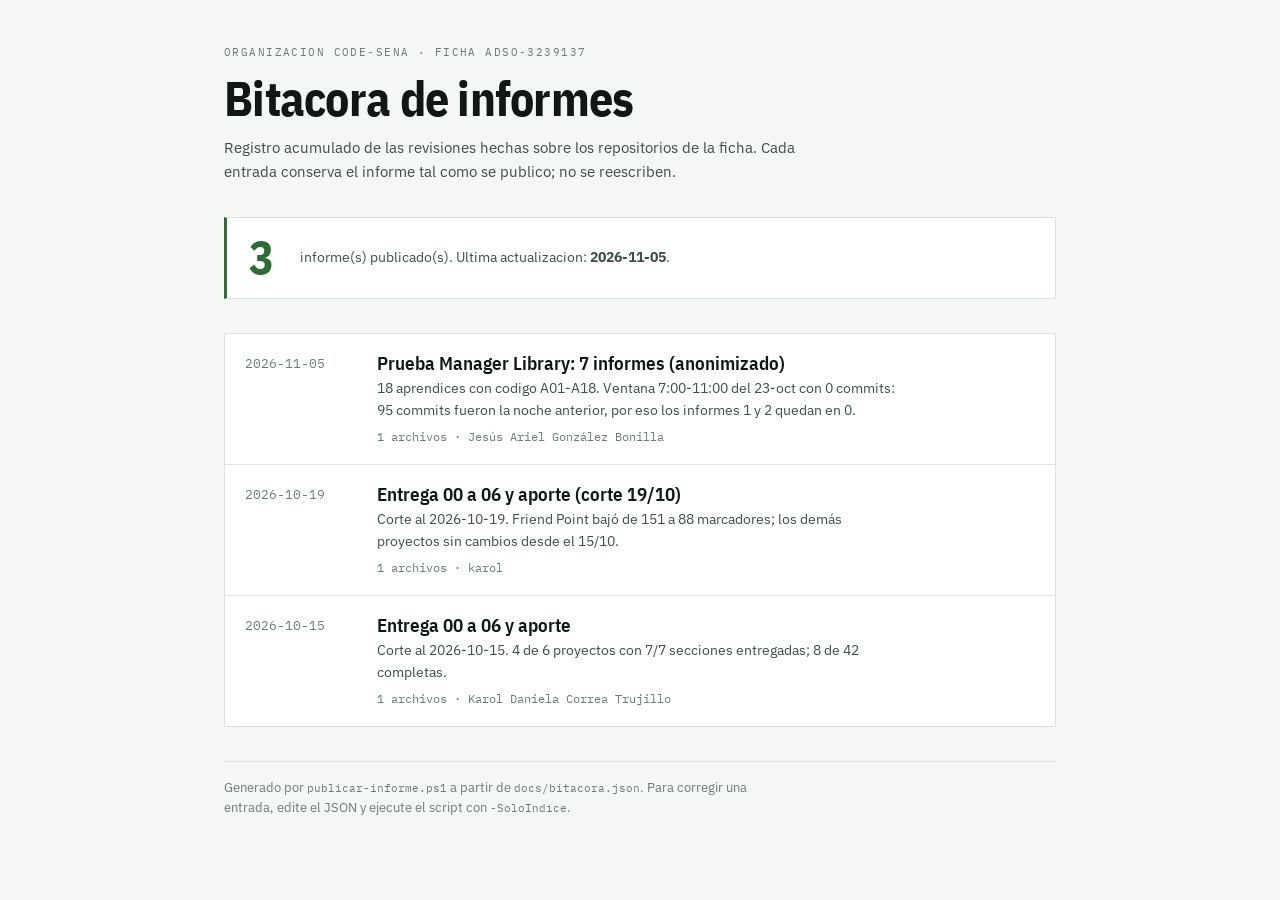
<file: docs/index.html>
<!doctype html>
<html lang="es">
<head>
<meta charset="utf-8">
<meta name="viewport" content="width=device-width, initial-scale=1">
<meta name="robots" content="noindex, nofollow">
<title>Bitacora de informes &middot; ADSO-3239137</title>
<link rel="preconnect" href="https://fonts.googleapis.com">
<link rel="preconnect" href="https://fonts.gstatic.com" crossorigin>
<link rel="stylesheet" href="https://fonts.googleapis.com/css2?family=IBM+Plex+Mono:wght@400;500;600&family=IBM+Plex+Sans+Condensed:wght@600;700&family=IBM+Plex+Sans:wght@400;500;600&display=swap">
<link rel="stylesheet" href="assets/style.css">
</head>
<body>
<div class="wrap">
  <header>
    <div class="eyebrow">Organizacion code-sena &middot; ficha ADSO-3239137</div>
    <h1>Bitacora de informes</h1>
    <p class="lede">Registro acumulado de las revisiones hechas sobre los repositorios de la ficha.
    Cada entrada conserva el informe tal como se publico; no se reescriben.</p>
  </header>

  <div class="resumenbox">
    <span class="big">3</span>
    <span class="cap">informe(s) publicado(s). Ultima actualizacion: <strong>2026-11-05</strong>.</span>
  </div>

  <ul class="lista">
    <li class="entrada">
      <div class="fecha"><time datetime="2026-11-05">2026-11-05</time></div>
      <div class="cuerpo">
        <a class="titulo" href="informes/2026-11-05-prueba-manager-library-7-informes/index.html">Prueba Manager Library: 7 informes (anonimizado)</a>
        <p class="resumen">18 aprendices con codigo A01-A18. Ventana 7:00-11:00 del 23-oct con 0 commits: 95 commits fueron la noche anterior, por eso los informes 1 y 2 quedan en 0.</p>
        <div class="meta">1 archivos &middot; Jes&#250;s Ariel Gonz&#225;lez Bonilla</div>
      </div>
    </li>
    <li class="entrada">
      <div class="fecha"><time datetime="2026-10-19">2026-10-19</time></div>
      <div class="cuerpo">
        <a class="titulo" href="informes/2026-10-19-entrega-00-06/index.html">Entrega 00 a 06 y aporte (corte 19/10)</a>
        <p class="resumen">Corte al 2026-10-19. Friend Point baj&#243; de 151 a 88 marcadores; los dem&#225;s proyectos sin cambios desde el 15/10.</p>
        <div class="meta">1 archivos &middot; karol</div>
      </div>
    </li>
    <li class="entrada">
      <div class="fecha"><time datetime="2026-10-15">2026-10-15</time></div>
      <div class="cuerpo">
        <a class="titulo" href="informes/2026-10-15-entrega-00-06/index.html">Entrega 00 a 06 y aporte</a>
        <p class="resumen">Corte al 2026-10-15. 4 de 6 proyectos con 7/7 secciones entregadas; 8 de 42 completas.</p>
        <div class="meta">1 archivos &middot; Karol Daniela Correa Trujillo</div>
      </div>
    </li>

  </ul>

  <footer>
    <p>Generado por <code>publicar-informe.ps1</code> a partir de <code>docs/bitacora.json</code>.
    Para corregir una entrada, edite el JSON y ejecute el script con <code>-SoloIndice</code>.</p>
  </footer>
</div>
</body>
</html>
</file>
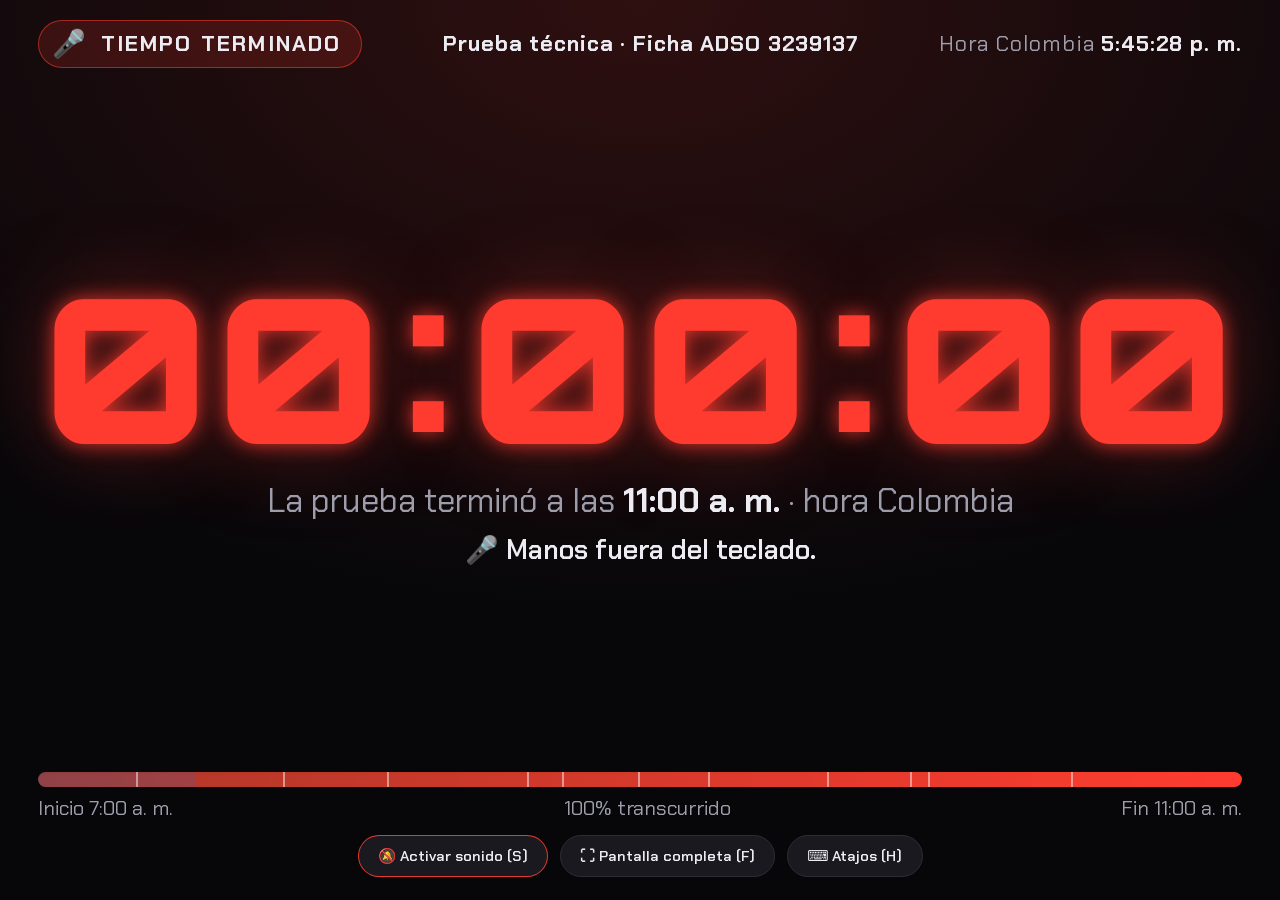
<file: docs/reloj/index.html>
<!doctype html>
<html lang="es">
<head>
<meta charset="utf-8">
<meta name="viewport" content="width=device-width,initial-scale=1">
<title>Reloj de escenas ADSO 3239137</title>
<link rel="stylesheet" href="https://fonts.googleapis.com/css2?family=Orbitron:wght@700;900&family=Chakra+Petch:wght@400;600;700&family=Anton&display=swap">
<style>
/* Reloj de escenas: la jornada tiene fases con su propio color, ritmo y sonido; en el camino aparecen mensajes, preguntas, alertas, suspenso y videos. */
:root {
  --fondo: #07070a;
  --fondo-alto: #1a1a22;
  --linea: #2c2c35;
  --texto: #ececf2;
  --suave: #9d9dab;
  --led: 141, 146, 156;               /* r, g, b de la fase actual */
  --f-led: "Orbitron", "Segoe UI", system-ui, monospace;
  --f-ui: "Chakra Petch", "Segoe UI", system-ui, sans-serif;
  color-scheme: dark;
}
* { box-sizing: border-box; }
html, body { height: 100%; margin: 0; }
body { background: var(--fondo); color: var(--texto); font-family: var(--f-ui); overflow: hidden; }

.reloj[data-fase="espera"]       { --led: 141, 146, 156; }
.reloj[data-fase="lectura"]      { --led: 56, 189, 248; }
.reloj[data-fase="construccion"] { --led: 255, 122, 26; }
.reloj[data-fase="integracion"]  { --led: 250, 204, 21; }
.reloj[data-fase="cierre"]       { --led: 255, 59, 48; }
.reloj[data-fase="fin"]          { --led: 255, 59, 48; }

.reloj {
  position: relative; height: 100%; padding: 2.2vh 3vw 2.6vh;
  display: flex; flex-direction: column; justify-content: space-between; gap: 1.6vh;
  text-align: center; user-select: none; overflow: hidden;
  background: radial-gradient(120% 110% at 50% 0%, rgba(var(--led), .16) 0%, var(--fondo) 62%);
  transition: background 1.2s;
}
.reloj.oculto { cursor: none; }

/* Cabecera */
.cab { display: flex; justify-content: space-between; align-items: center; gap: 2vw; font-size: clamp(16px, 1.7vw, 44px); color: var(--suave); letter-spacing: .04em; }
.chip { display: inline-flex; align-items: center; gap: .55em; padding: .25em .9em .25em .6em; border-radius: 99px; color: var(--texto); font-weight: 700;
  background: rgba(var(--led), .16); border: 1px solid rgba(var(--led), .55); text-transform: uppercase; letter-spacing: .1em; }
.chip .em { font-size: 1.25em; }
.titulo { font-weight: 700; color: var(--texto); }
.hora b { color: var(--texto); font-variant-numeric: tabular-nums; }

/* Dígitos */
.centro { flex: 1; min-height: 0; display: flex; flex-direction: column; justify-content: center; gap: 1.2vh; }
.dig { font-family: var(--f-led); font-weight: 900; line-height: 1; white-space: nowrap; font-size: 12vw; color: rgb(var(--led));
  text-shadow: 0 0 .1em rgba(var(--led), .85), 0 0 .45em rgba(var(--led), .35); transition: color .8s, text-shadow .8s; }
.dig span { display: inline-block; width: .86em; text-align: center; }
.dig span.c { width: .4em; transform: translateY(-.06em); }
.reloj[data-fase="cierre"] .dig { animation: pulso 1s ease-in-out infinite; }
.reloj[data-fase="fin"] .dig { animation: parpadeo 1.1s steps(2, start) infinite; }
.reloj.glitch .dig { animation: glitch .22s steps(2, end) infinite; }
.sub { font-size: clamp(18px, 2.6vw, 66px); color: var(--suave); }
.sub b { color: var(--texto); font-weight: 700; }
.ticker { min-height: 1.5em; font-size: clamp(16px, 2.1vw, 54px); color: var(--texto); font-weight: 600; opacity: 0; transition: opacity .6s; }
.ticker.on { opacity: 1; }

/* Barra con fases y marcadores */
.jornada { width: 100%; max-width: 1700px; margin-inline: auto; display: grid; gap: .9vh; }
.barra { position: relative; height: clamp(10px, 1.2vw, 28px); border-radius: 99px; overflow: hidden; background: var(--fondo-alto); box-shadow: inset 0 1px 2px #000a; }
.seg { position: absolute; top: 0; bottom: 0; opacity: .28; }
.relleno { position: absolute; left: 0; top: 0; bottom: 0; width: 0; border-radius: inherit; background: linear-gradient(90deg, rgba(var(--led), .5), rgb(var(--led))); box-shadow: 0 0 16px rgba(var(--led), .8); transition: width 1s linear; }
.marca { position: absolute; top: 0; bottom: 0; width: 2px; background: #fff7; }
.pie { display: flex; justify-content: space-between; gap: 12px; font-size: clamp(14px, 1.6vw, 38px); color: var(--suave); font-variant-numeric: tabular-nums; }

/* Controles */
.ctrl { display: flex; gap: 12px; justify-content: center; flex-wrap: wrap; transition: opacity .4s; }
.reloj.oculto .ctrl { opacity: 0; pointer-events: none; }
button { font: 600 clamp(14px, 1.15vw, 20px) var(--f-ui); color: var(--texto); background: #19191f; border: 1px solid var(--linea); border-radius: 99px; padding: .65em 1.3em; cursor: pointer; }
button:hover { background: var(--fondo-alto); }
button:focus-visible { outline: 2px solid rgb(var(--led)); outline-offset: 3px; }
button.son:not(.on) { border-color: rgba(var(--led), .9); animation: llamado 1.8s ease-in-out infinite; }

/* Emojis que suben */
.flota { position: absolute; bottom: -12vh; font-size: clamp(28px, 4.2vw, 96px); pointer-events: none; opacity: 0; z-index: 1; animation: sube var(--dur, 9s) linear forwards; filter: drop-shadow(0 0 12px rgba(var(--led), .6)); }

/* Destello */
.destello { position: fixed; inset: 0; pointer-events: none; opacity: 0; z-index: 5; background: radial-gradient(ellipse at center, rgba(255, 30, 20, 0) 40%, rgba(255, 30, 20, .55) 100%); }

/* Superposiciones */
.ov { position: absolute; inset: 0; z-index: 10; display: none; align-items: center; justify-content: center; flex-direction: column; gap: 3vh; padding: 5vh 6vw; text-align: center; }
.ov.on { display: flex; animation: entra .35s ease-out; }
.ov .grande { font-size: clamp(60px, 14vw, 340px); line-height: 1; }
.ov .texto { font-size: clamp(26px, 4.4vw, 120px); font-weight: 700; line-height: 1.12; max-width: 24ch; text-wrap: balance; }
.ov .etq { font-size: clamp(14px, 1.7vw, 40px); letter-spacing: .24em; text-transform: uppercase; color: var(--suave); }
.ov[data-tipo="pregunta"] { background: radial-gradient(90% 90% at 50% 40%, #1b1030f2, #08060cf5); }
.ov[data-tipo="pregunta"] .grande { color: #c084fc; text-shadow: 0 0 .3em #c084fc99; }
.ov[data-tipo="alerta"] { background: rgba(120, 8, 8, .93); animation: entra .2s ease-out, titila .7s steps(2, start) infinite; }
.ov[data-tipo="suspenso"] { background: #000; }
.ov[data-tipo="suspenso"] .grande { animation: ojo 1.6s ease-in-out infinite; }
.ov[data-tipo="suspenso"] .texto { color: #cfd2da; font-weight: 600; font-size: clamp(22px, 3.4vw, 90px); }
.ov[data-tipo="mensaje"] { inset: auto 0 11vh 0; background: linear-gradient(0deg, #000d, #0000); padding: 6vh 6vw 2vh; justify-content: flex-end; }
.ov[data-tipo="mensaje"] .grande { display: none; }
.ov[data-tipo="mensaje"] .texto { font-size: clamp(22px, 3.4vw, 90px); max-width: 40ch; color: #fff; }
.ov[data-tipo="video"] { background: #000; padding: 2vh 2vw; }
.ov video, .ov iframe { width: 100%; height: 100%; max-height: 92vh; border: 0; background: #000; border-radius: 1vw; }
.ov .minireloj { position: absolute; top: 2vh; right: 2.5vw; font-family: var(--f-led); font-weight: 900; font-size: clamp(22px, 3vw, 80px); color: rgb(var(--led)); text-shadow: 0 0 .3em rgba(var(--led), .7); z-index: 2; }
.anillo { width: clamp(90px, 11vw, 260px); height: clamp(90px, 11vw, 260px); }
.anillo circle { fill: none; stroke-width: 7; }
.anillo .fondo { stroke: #fff2; }
.anillo .avance { stroke: #c084fc; stroke-linecap: round; transform: rotate(-90deg); transform-origin: 50% 50%; }
.anillo text { fill: #fff; font: 700 30px var(--f-led); text-anchor: middle; dominant-baseline: central; }

/* Gags */
.ov[data-tipo="gag"] { background: radial-gradient(90% 90% at 50% 40%, #14141c, #050508); }
.term { width: min(88vw, 1500px); min-height: 48vh; background: #0a0f0c; border: 1px solid #1f3a28; border-radius: 1vw; padding: 2.4vw; text-align: left; font: 600 clamp(16px, 2.3vw, 58px)/1.55 "Cascadia Mono", "JetBrains Mono", Consolas, monospace; color: #7cff9b; white-space: pre-wrap; box-shadow: 0 0 70px #1aff6a22; }
.term .rojo { color: #ff6b6b; } .term .gris { color: #8fa3ad; }
.term .cur::after { content: "▍"; animation: parpadeo .7s steps(2, start) infinite; }
.carga { width: min(78vw, 1400px); height: clamp(18px, 3vw, 70px); border-radius: 99px; background: #1e1e26; overflow: hidden; border: 2px solid #3a3a46; }
.carga div { height: 100%; width: 0; background: linear-gradient(90deg, #22c55e, #a3e635); transition: width .15s linear, background .4s; }
.toasts { display: flex; flex-direction: column; gap: 1.2vw; width: min(82vw, 1600px); }
.toast { background: #15151c; border: 1px solid #333; border-left: .7vw solid #f59e0b; border-radius: 1vw; padding: 1.1vw 1.8vw; text-align: left; font-size: clamp(18px, 2.7vw, 68px); font-weight: 700; animation: desliza .45s ease-out; }
.meme { position: relative; width: min(72vw, 118vh); aspect-ratio: 1 / 1; max-height: 86vh; border-radius: 1.2vw; display: flex; align-items: center; justify-content: center; background: radial-gradient(circle at 50% 42%, #2e2e40, #0c0c14); overflow: hidden; animation: tiembla 4s ease-in-out infinite; }
.meme .emj { font-size: min(34vw, 50vh); filter: drop-shadow(0 0 30px rgba(255, 255, 255, .15)); }
.meme .top, .meme .bot { position: absolute; left: 3%; right: 3%; text-align: center; font: 400 clamp(26px, 5.6vw, 140px)/1.02 Anton, Impact, "Arial Narrow", sans-serif; color: #fff; text-transform: uppercase; -webkit-text-stroke: .16vw #000; paint-order: stroke fill; text-shadow: 0 .3vw 0 #000; }
.meme .top { top: 3%; } .meme .bot { bottom: 3%; }
.meme img { position: absolute; inset: 0; width: 100%; height: 100%; object-fit: cover; }

/* Ayuda */
.ayuda { position: absolute; z-index: 20; right: 2vw; bottom: 2vh; background: #000d; border: 1px solid var(--linea); border-radius: 14px; padding: 1.4em 1.8em; text-align: left; font-size: clamp(14px, 1.3vw, 24px); line-height: 1.7; display: none; }
.ayuda.on { display: block; }
.ayuda kbd { display: inline-block; min-width: 1.8em; text-align: center; padding: 0 .4em; margin-right: .6em; border: 1px solid #555; border-radius: 6px; background: #1b1b22; font: 700 .9em var(--f-ui); }

@keyframes pulso { 50% { text-shadow: 0 0 .16em rgba(var(--led), 1), 0 0 .7em rgba(var(--led), .55); } }
@keyframes parpadeo { to { opacity: .25; } }
@keyframes llamado { 50% { box-shadow: 0 0 0 6px rgba(var(--led), .2); } }
@keyframes sube { 0% { opacity: 0; transform: translateY(0) rotate(-8deg); } 10% { opacity: .95; } 85% { opacity: .9; } 100% { opacity: 0; transform: translateY(-118vh) rotate(10deg); } }
@keyframes desliza { from { transform: translateX(30vw); opacity: 0; } to { transform: none; opacity: 1; } }
@keyframes tiembla { 0%, 100% { transform: rotate(-1deg) scale(1); } 50% { transform: rotate(1deg) scale(1.03); } }
@keyframes entra { from { opacity: 0; transform: scale(1.04); } to { opacity: 1; transform: none; } }
@keyframes titila { 50% { background: rgba(190, 20, 20, .96); } }
@keyframes ojo { 0%, 100% { transform: scale(1); opacity: .8; } 50% { transform: scale(1.12); opacity: 1; } }
@keyframes glitch { 0% { transform: translate(0); text-shadow: 3px 0 #f0f8, -3px 0 #0ff8; } 50% { transform: translate(-.5%, .6%) skewX(-3deg); opacity: .55; } 100% { transform: translate(.6%, -.4%); text-shadow: -3px 0 #f0f8, 3px 0 #0ff8; } }
@media (prefers-reduced-motion: reduce) { *, *::before, *::after { animation: none !important; transition: none !important; } .flota { display: none; } }
</style>
</head>
<body>
<main class="reloj" id="reloj" data-fase="espera">
  <div class="destello" aria-hidden="true"></div>

  <header class="cab">
    <span class="chip"><span class="em">😴</span><span class="fase">En espera</span></span>
    <span class="titulo">Prueba técnica · Ficha ADSO 3239137</span>
    <span class="hora">Hora Colombia <b>--:--:--</b></span>
  </header>

  <section class="centro">
    <div class="dig" aria-label="Tiempo restante"><span>0</span><span>0</span><span class="c">:</span><span>0</span><span>0</span><span class="c">:</span><span>0</span><span>0</span></div>
    <div class="sub"></div>
    <div class="ticker" aria-live="polite"></div>
  </section>

  <section class="jornada">
    <div class="barra"><div class="relleno"></div></div>
    <div class="pie"><span class="ini"></span><span class="pct">0% transcurrido</span><span class="fin"></span></div>
  </section>

  <div class="ctrl">
    <button class="son" id="btn-sonido">🔕 Activar sonido (S)</button>
    <button id="btn-pantalla">⛶ Pantalla completa (F)</button>
    <button id="btn-ayuda">⌨ Atajos (H)</button>
  </div>

  <div class="ov" id="ov"></div>
  <aside class="ayuda" id="ayuda">
    <div><kbd>F</kbd>Pantalla completa</div>
    <div><kbd>S</kbd>Sonido</div>
    <div><kbd>1</kbd>Alerta ahora</div>
    <div><kbd>2</kbd>Pregunta al azar</div>
    <div><kbd>3</kbd>Suspenso</div>
    <div><kbd>4</kbd>Mensaje</div>
    <div><kbd>5</kbd>Siguiente video</div>
    <div><kbd>6</kbd>Sorpresa al azar</div>
    <div><kbd>7</kbd>Meme</div>
    <div><kbd>8</kbd>Falsa alarma</div>
    <div><kbd>Esc</kbd>Cerrar lo que esté en pantalla</div>
    <div><kbd>H</kbd>Mostrar u ocultar esta ayuda</div>
  </aside>
</main>

<script>
(function () {
  "use strict";
  // =====================================================================================
  //  CONFIGURACIÓN — todo lo que se puede tocar está aquí arriba
  // =====================================================================================
  const params = new URLSearchParams(location.search);
  const hm = (v, def) => { const m = /^(\d{1,2}):(\d{2})$/.exec(v || ""); return m ? [+m[1], +m[2]] : def; };
  const INICIO = hm(params.get("inicio"), [7, 0]);      // hora Colombia
  const FIN = hm(params.get("fin"), [11, 0]);            // hora Colombia
  const DEMO = parseFloat(params.get("demo")) || 0;      // ?demo=3  → toda la jornada comprimida en 3 minutos
  const NOMINAL = 345 * 60;                              // 9:15 a 15:00 en segundos; los minutos de abajo se miden sobre esto

  // Fases: la de lectura dura los primeros 45 min; integración las últimas 60 min; cierre los últimos 15 min.
  const LECTURA_MIN = 45;

  // Ritmo de cada fase: tic por segundo, volumen, y cada cuántos segundos cae el golpe grave.
  const RITMO = {
    lectura:      { tics: 1, vol: 0.12, golpe: 60, fuerza: 0.45 },
    construccion: { tics: 1, vol: 0.24, golpe: 20, fuerza: 0.65 },
    integracion:  { tics: 2, vol: 0.34, golpe: 10, fuerza: 0.85 },
  };

  const FASES = {
    espera:       { em: "😴", nombre: "En espera",              flota: ["💤", "⌛"], cada: 7000 },
    lectura:      { em: "📖", nombre: "Lectura del spec",       flota: ["📖", "🧭", "🔍", "☕", "📚"], cada: 6000 },
    construccion: { em: "🔨", nombre: "Construcción",           flota: ["💻", "🔨", "⚙️", "🧪", "☕", "🚧"], cada: 3800 },
    integracion:  { em: "🔧", nombre: "Integración y commits",  flota: ["🔧", "🔗", "📦", "🔥", "👀", "⏳"], cada: 2400 },
    cierre:       { em: "🔥", nombre: "Cierre",                 flota: ["🔥", "⏰", "😬", "🚨", "💥", "🫣"], cada: 1100 },
    fin:          { em: "🎤", nombre: "Tiempo terminado",       flota: ["🎤", "👏", "🎉", "🏁"], cada: 700 },
  };

  // Frases cortas que rotan debajo del reloj según la fase.
  const FRASES = {
    espera: ["😴 Todavía no empieza. Abran el repo docs.", "🧭 Primero lean, después escriban."],
    lectura: ["🧭 El orden: constitution → spec → plan → data-model → api-contract.", "📖 ¿Ya leyeron la constitución completa?", "🔍 Cada historia tiene criterios de aceptación: ahí está el examen.", "🧠 Entender el spec vale más que escribir rápido."],
    construccion: ["🔨 Construir desde el spec, no de memoria.", "🧪 Una tarea con evidencia vale más que tres a medias.", "💾 Commits pequeños y seguidos.", "🧱 Dominio primero, framework después.", "🤝 Dudas: se preguntan al spec antes que al compañero."],
    integracion: ["🔗 ¿Frontend y API ya se hablan de verdad?", "📦 Lo que no está en GitHub no existe.", "🎬 Piensen qué van a mostrar en la feria.", "🧹 No dejen secretos ni .env en el repo."],
    cierre: ["🔥 Push ahora. Después se arregla.", "😬 Último tramo: nada nuevo, solo cerrar.", "🚨 Lo que no está subido no se presenta."],
    fin: ["🎤 Manos fuera del teclado.", "👏 A la feria de presentación."],
  };

  // Preguntas que aparecen a pantalla completa; se contestan en voz alta, no se escriben.
  const PREGUNTAS = {
    lectura: ["¿Ya clonaron o hicieron fork del repo docs?", "¿Quién puede explicar qué hace el CHECK de ejemplares disponibles?", "¿Cuántos libros puede tener sin devolver un socio?"],
    construccion: ["¿Su último commit tiene menos de 30 minutos?", "¿Su API ya responde /health?", "¿Están construyendo desde el spec o de memoria?", "¿Qué pasa si prestan el último ejemplar dos veces a la vez?"],
    integracion: ["¿Todo lo importante ya está en GitHub?", "¿El frontend ya habla con la API de verdad?", "¿Qué van a mostrar primero en la feria?"],
    cierre: ["¿Ya hicieron push?", "Si se va la luz ahora, ¿qué se pierde?"],
  };

  // Cosas de suspenso: la pantalla se apaga, late un corazón y aparece un mensaje.
  const SUSPENSOS = [
    "Se está revisando el historial de commits…",
    "Alguien está comparando lo hecho con el spec…",
    "Auditoría sorpresa en marcha. ¿Lo que dicen que hicieron está en GitHub?",
  ];

  const BROMAS = true;       // false apaga la falsa alarma

  // Memes originales (emoji + texto arriba y abajo). Para usar una imagen o un gif tuyo: { tipo: "imagen", src: "memes/mi-meme.jpg", top: "…", bot: "…" }
  const MEMES = [
    { em: "😅", top: "Mi código a las 10:55 a. m.", bot: "«Esto compila… creo»" },
    { em: "🤡", top: "«Lo leo después»", bot: "El spec tenía la respuesta" },
    { em: "🪦", top: "Aquí yace el .env", bot: "Subido a un repo público" },
    { em: "🫠", top: "«Solo falta el frontend»", bot: "Son las 10:40" },
    { em: "🧠", top: "Spec leído antes de codear", bot: "Cero reescrituras" },
    { em: "🥲", top: "Mi último commit", bot: "«cambios»" },
    { em: "🧯", top: "Ejemplares disponibles: -1", bot: "El CHECK de la base: «no»" },
    { em: "🦥", top: "Commit cada 3 horas", bot: "Y el último dice «wip»" },
  ];
  const TOASTS = [
    "🔔 Tu compañero: «yo no toqué nada»", "⚠️ Conflicto de merge en 14 archivos", "🔥 node_modules subido al repo (212 MB)",
    "😬 Un .env en el commit: toca rotar claves", "✅ Tests: 0 pasados, 0 fallidos (no hay tests)", "📦 vendor/ ya tiene 48 000 archivos",
    "🧟 Tu rama lleva 3 días sin sincronizar", "📡 La API responde 500… era el puerto",
  ];
  const GAGS = ["carga99", "terminal", "toasts", "meme", "cafe"];

  // Línea de tiempo (minutos desde el inicio, sobre 345 min). tipo: mensaje | pregunta | suspenso | alerta | video
  const EVENTOS = [
    { min: 0,   tipo: "mensaje",  em: "🚀", texto: "¡Arrancamos! Abran el repo docs y lean antes de escribir." },
    { min: 6,   tipo: "pregunta", fase: "lectura" },
    { min: 25,  tipo: "mensaje",  em: "🧭", texto: "Pista: la constitución se verifica; si la viola el código, se rechaza." },
    { min: LECTURA_MIN, tipo: "mensaje", em: "🔨", texto: "Se acabó la lectura. Ahora se construye." },
    { min: 70,  tipo: "suspenso", texto: SUSPENSOS[0] },
    { min: 95,  tipo: "pregunta", fase: "construccion" },
    // Videos de YouTube (se incrustan; necesitan internet). yt = id del video, desde/dur = segundos. Todos verificados con el oEmbed de YouTube.
    { min: 28,  tipo: "video", yt: "g8ICfnTHkzU", desde: 0, dur: 40, titulo: "Yo en el examen de programación" },
    { min: 100, tipo: "video", yt: "2NbN9sqg7TM", desde: 0, dur: 35, titulo: "3 horas buscando el bug" },
    { min: 140, tipo: "video", yt: "LLqxKnGxYGA", desde: 0, dur: 35, titulo: "Cuando subes el .env a GitHub" },
    { min: 192, tipo: "video", yt: "L9yHnbdKdLw", desde: 0, dur: 45, titulo: "Jefe vs programador en fecha de entrega" },
    { min: 226, tipo: "video", yt: "f7OrecEJRcE", desde: 0, dur: 35, titulo: "Deploy sin probar" },
    { min: 250, tipo: "video", yt: "HBHPIkbMfIw", desde: 0, dur: 40, titulo: "git push vs git push --force" },
    { min: 296, tipo: "video", yt: "Q0t93uIbQy0", desde: 0, dur: 40, titulo: "Cuando el código no funciona después de 4 horas" },
    // Un archivo tuyo en vez de YouTube:  { min: 120, tipo: "video", src: "videos/clip-1.mp4", desde: 0, dur: 45, titulo: "Mi clip" },
    { min: 150, tipo: "suspenso", texto: SUSPENSOS[1] },
    { min: 172, tipo: "alerta",   em: "⏱️", texto: "Mitad del tiempo" },
    { min: 200, tipo: "pregunta", fase: "construccion" },
    { min: 235, tipo: "mensaje",  em: "☕", texto: "Respiren un minuto. Después, a lo que falta." },
    { min: 255, tipo: "suspenso", texto: SUSPENSOS[2] },
    { min: 287, tipo: "pregunta", fase: "integracion" },
    { min: 318, tipo: "pregunta", fase: "integracion" },
    { min: 333, tipo: "pregunta", fase: "cierre" },
    // Escenas de humor y sorpresas
    { min: 12,  tipo: "gag", id: "meme" },
    { min: 85,  tipo: "gag", id: "terminal" },
    { min: 112, tipo: "gag", id: "meme" },
    { min: 132, tipo: "gag", id: "carga99" },
    { min: 165, tipo: "gag", id: "cafe" },
    { min: 181, tipo: "gag", id: "fakefin" },
    { min: 215, tipo: "gag", id: "toasts" },
    { min: 232, tipo: "gag", id: "meme" },
    { min: 270, tipo: "gag", id: "carga99" },
    { min: 302, tipo: "gag", id: "meme" },
    { min: 326, tipo: "gag", id: "meme" },
  ];

  // Avisos por tiempo restante (segundos sobre la jornada de 345 min): alarma, voz y banner.
  const AVISOS = {
    18000: ["Quedan cinco horas.", "⏳"], 14400: ["Quedan cuatro horas.", "⏳"], 10800: ["Quedan tres horas.", "⏳"],
    7200: ["Quedan dos horas.", "⏳"], 3600: ["Atención. Queda una hora.", "🔔"], 1800: ["Quedan treinta minutos.", "🚨"],
    900: ["Quedan quince minutos.", "🚨"], 600: ["Quedan diez minutos.", "🚨"], 300: ["Quedan cinco minutos.", "🔥"],
    120: ["Quedan dos minutos.", "🔥"], 60: ["Último minuto.", "💥"],
  };

  // =====================================================================================
  //  TIEMPO
  // =====================================================================================
  const DESFASE = -5 * 3600e3;                            // Colombia: siempre UTC−5
  const hoyColombiaA = ([h, m]) => { const c = new Date(Date.now() + DESFASE); return Date.UTC(c.getUTCFullYear(), c.getUTCMonth(), c.getUTCDate(), h, m) - DESFASE; };
  let inicioMs = hoyColombiaA(INICIO), finMs = hoyColombiaA(FIN);
  if (DEMO) { inicioMs = Date.now() + 4000; finMs = inicioMs + DEMO * 60e3; }
  const D = (finMs - inicioMs) / 1000;                   // duración real en segundos
  const K = D / NOMINAL;                                 // escala (1 en la jornada normal)
  const S = (seg) => seg * K;

  const root = document.getElementById("reloj");
  const $ = (s) => root.querySelector(s);
  const fmtCorta = new Intl.DateTimeFormat("es-CO", { timeZone: "America/Bogota", hour: "numeric", minute: "2-digit", hour12: true });
  const fmtHora = new Intl.DateTimeFormat("es-CO", { timeZone: "America/Bogota", hour: "numeric", minute: "2-digit", second: "2-digit", hour12: true });
  const etqInicio = fmtCorta.format(inicioMs), etqFin = fmtCorta.format(finMs);
  $(".ini").textContent = "Inicio " + etqInicio;
  $(".fin").textContent = "Fin " + etqFin;
  const celdas = [...root.querySelectorAll(".dig span:not(.c)")];
  const dos = (n) => String(n).padStart(2, "0");

  // Fases y marcadores dibujados en la barra
  const barra = $(".barra");
  const tramos = [["lectura", 0, S(LECTURA_MIN * 60)], ["construccion", S(LECTURA_MIN * 60), D - S(3600)], ["integracion", D - S(3600), D - S(900)], ["cierre", D - S(900), D]];
  tramos.forEach(([f, a, b]) => {
    const e = document.createElement("div"); e.className = "seg";
    e.style.cssText = "left:" + (a / D * 100) + "%;width:" + ((b - a) / D * 100) + "%;background:rgb(" + { lectura: "56,189,248", construccion: "255,122,26", integracion: "250,204,21", cierre: "255,59,48" }[f] + ")";
    barra.prepend(e);
  });
  EVENTOS.forEach((ev) => { if (["alerta", "suspenso", "video"].includes(ev.tipo)) { const m = document.createElement("div"); m.className = "marca"; m.style.left = (S(ev.min * 60) / D * 100) + "%"; barra.appendChild(m); } });

  function faseDe(t, rest) {
    const trans = (t - inicioMs) / 1000;
    if (t < inicioMs) return "espera";
    if (rest <= 0) return "fin";
    if (rest <= S(900)) return "cierre";
    if (rest <= S(3600)) return "integracion";
    if (trans < S(LECTURA_MIN * 60)) return "lectura";
    return "construccion";
  }

  // =====================================================================================
  //  SONIDO
  // =====================================================================================
  let ctx = null, salida = null, sala = null, ruido = null, sonidoOn = false, tac = 0, voz = null;

  function prepararAudio() {
    ctx = new (window.AudioContext || window.webkitAudioContext)();
    const comp = ctx.createDynamicsCompressor(); comp.threshold.value = -12; comp.ratio.value = 4; comp.connect(ctx.destination);
    salida = ctx.createGain(); salida.gain.value = 0.9; salida.connect(comp);
    sala = ctx.createConvolver();
    const n = Math.floor(ctx.sampleRate * 2.5), ir = ctx.createBuffer(2, n, ctx.sampleRate);
    for (let c = 0; c < 2; c++) { const d = ir.getChannelData(c); for (let i = 0; i < n; i++) d[i] = (Math.random() * 2 - 1) * Math.pow(1 - i / n, 3); }
    sala.buffer = ir;
    const humedo = ctx.createGain(); humedo.gain.value = 0.35; sala.connect(humedo); humedo.connect(salida);
    ruido = ctx.createBuffer(1, Math.floor(ctx.sampleRate * 0.06), ctx.sampleRate);
    const r = ruido.getChannelData(0); for (let i = 0; i < r.length; i++) r[i] = Math.random() * 2 - 1;
  }
  const envolvente = (g, t, pico, caida) => { g.gain.setValueAtTime(0.0001, t); g.gain.exponentialRampToValueAtTime(pico, t + 0.005); g.gain.exponentialRampToValueAtTime(0.0001, t + caida); };
  function osc(tipo, f, t, dur, destino) { const o = ctx.createOscillator(); o.type = tipo; o.frequency.setValueAtTime(f, t); o.connect(destino); o.start(t); o.stop(t + dur + 0.05); return o; }
  const sonar = (fn) => { if (sonidoOn && ctx && ctx.state === "running") fn(); };

  function tic(t, vol) {
    const agudo = tac++ % 2 === 0;
    const src = ctx.createBufferSource(); src.buffer = ruido;
    const bp = ctx.createBiquadFilter(); bp.type = "bandpass"; bp.frequency.value = agudo ? 3400 : 2500; bp.Q.value = 6;
    const g = ctx.createGain(); envolvente(g, t, vol, 0.045); src.connect(bp); bp.connect(g); g.connect(salida); src.start(t); src.stop(t + 0.06);
    const g2 = ctx.createGain(); envolvente(g2, t, vol * 0.6, 0.03); g2.connect(salida); osc("triangle", agudo ? 1900 : 1400, t, 0.04, g2);
  }
  function latido(t, vol) { [0, 0.2].forEach((d, i) => { const g = ctx.createGain(); envolvente(g, t + d, vol * (i ? 0.7 : 1), 0.25); g.connect(salida); osc("sine", 70, t + d, 0.3, g).frequency.exponentialRampToValueAtTime(38, t + d + 0.22); }); }
  function golpe(fuerza) {
    const t = ctx.currentTime + 0.01;
    const g = ctx.createGain(); envolvente(g, t, 0.95 * fuerza, 1.3); g.connect(salida);
    osc("sine", 120, t, 1.4, g).frequency.exponentialRampToValueAtTime(36, t + 0.7);
    [329.63, 349.23, 466.16].forEach((f) => {
      const lp = ctx.createBiquadFilter(); lp.type = "lowpass"; lp.frequency.setValueAtTime(2600, t); lp.frequency.exponentialRampToValueAtTime(260, t + 0.9);
      const gs = ctx.createGain(); envolvente(gs, t, 0.11 * fuerza, 1.0); lp.connect(gs); gs.connect(salida); gs.connect(sala); osc("sawtooth", f, t, 1.05, lp);
    });
    destello(fuerza);
  }
  function bip(t, f, vol, dur) {
    const g = ctx.createGain(); g.gain.setValueAtTime(0.0001, t); g.gain.exponentialRampToValueAtTime(vol, t + 0.004); g.gain.setValueAtTime(vol, t + dur); g.gain.exponentialRampToValueAtTime(0.0001, t + dur + 0.03);
    const lp = ctx.createBiquadFilter(); lp.type = "lowpass"; lp.frequency.value = 4000; lp.connect(g); g.connect(salida); osc("square", f, t, dur + 0.03, lp);
  }
  function alarma() { const t = ctx.currentTime + 0.01; for (let k = 0; k < 3; k++) for (let j = 0; j < 4; j++) bip(t + k * 0.75 + j * 0.15, j % 2 ? 1175 : 880, 0.22, 0.11); destello(1); }
  // Sirena: sube y baja entre dos tonos, tres vueltas.
  function sirena() {
    const t = ctx.currentTime + 0.01, g = ctx.createGain(); g.gain.setValueAtTime(0.0001, t); g.gain.exponentialRampToValueAtTime(0.2, t + 0.05); g.gain.setValueAtTime(0.2, t + 3.3); g.gain.exponentialRampToValueAtTime(0.0001, t + 3.6);
    const lp = ctx.createBiquadFilter(); lp.type = "lowpass"; lp.frequency.value = 2400; lp.connect(g); g.connect(salida);
    const o = osc("sawtooth", 600, t, 3.6, lp);
    for (let k = 0; k < 3; k++) { o.frequency.linearRampToValueAtTime(1100, t + k * 1.1 + 0.55); o.frequency.linearRampToValueAtTime(600, t + k * 1.1 + 1.1); }
    destello(1);
  }
  // Pregunta: tres notas que suben, como un sonar.
  function sonarPregunta() { const t = ctx.currentTime + 0.01; [523.25, 659.25, 880].forEach((f, i) => { const g = ctx.createGain(); envolvente(g, t + i * 0.22, 0.22, 0.9); g.connect(salida); g.connect(sala); osc("sine", f, t + i * 0.22, 1, g); }); }
  // Mensaje: campanita corta.
  function campanita() { const t = ctx.currentTime + 0.01; [988, 1319].forEach((f, i) => { const g = ctx.createGain(); envolvente(g, t + i * 0.12, 0.16, 0.7); g.connect(salida); g.connect(sala); osc("sine", f, t + i * 0.12, 0.8, g); }); }
  // Suspenso: zumbido grave que crece más latidos que se aceleran.
  function suspensoSonido(seg) {
    const t = ctx.currentTime + 0.01;
    const g = ctx.createGain(); g.gain.setValueAtTime(0.0001, t); g.gain.exponentialRampToValueAtTime(0.16, t + seg * 0.9); g.gain.exponentialRampToValueAtTime(0.0001, t + seg + 0.4); g.connect(salida);
    const lp = ctx.createBiquadFilter(); lp.type = "lowpass"; lp.frequency.setValueAtTime(220, t); lp.frequency.exponentialRampToValueAtTime(900, t + seg); lp.connect(g);
    [55, 58.3].forEach((f) => osc("sawtooth", f, t, seg + 0.5, lp));
    let at = 0, paso = 1.2; while (at < seg - 0.6) { latido(t + at, 0.55); at += paso; paso = Math.max(0.45, paso * 0.86); }
  }
  // Trombón triste: cuatro notas que bajan.
  function trombon() {
    const t = ctx.currentTime + 0.01;
    [[311.1, 0, 0.5], [293.7, 0.55, 0.5], [277.2, 1.1, 0.5], [261.6, 1.65, 1.3]].forEach(([f, d, dur], i) => {
      const g = ctx.createGain(); g.gain.setValueAtTime(0.0001, t + d); g.gain.exponentialRampToValueAtTime(0.2, t + d + 0.05); g.gain.exponentialRampToValueAtTime(0.0001, t + d + dur);
      const lp = ctx.createBiquadFilter(); lp.type = "lowpass"; lp.frequency.value = 900; lp.connect(g); g.connect(salida);
      const o = osc("sawtooth", f, t + d, dur, lp); if (i === 3) o.frequency.linearRampToValueAtTime(215, t + d + dur);
    });
  }
  function errorBuzz() { const t = ctx.currentTime + 0.01; [0, 0.22].forEach((d) => bip(t + d, 160, 0.25, 0.16)); }
  function chicharra() {
    const t = ctx.currentTime + 0.01;
    [110, 116.5, 55].forEach((f) => { const lp = ctx.createBiquadFilter(); lp.type = "lowpass"; lp.frequency.value = 1400; const g = ctx.createGain(); g.gain.setValueAtTime(0.0001, t); g.gain.exponentialRampToValueAtTime(0.28, t + 0.02); g.gain.setValueAtTime(0.28, t + 1.8); g.gain.exponentialRampToValueAtTime(0.0001, t + 2.1); lp.connect(g); g.connect(salida); osc("sawtooth", f, t, 2.2, lp); });
    destello(1);
  }
  function decir(texto) {
    if (!sonidoOn || !("speechSynthesis" in window)) return;
    try {
      if (!voz) voz = speechSynthesis.getVoices().find((v) => /^es([-_]|$)/i.test(v.lang)) || null;
      const u = new SpeechSynthesisUtterance(texto); u.lang = voz ? voz.lang : "es-CO"; if (voz) u.voice = voz; u.rate = 0.95; u.pitch = 0.8; u.volume = 1;
      speechSynthesis.cancel(); speechSynthesis.speak(u);
    } catch (e) { /* sin voz queda el sonido */ }
  }
  if ("speechSynthesis" in window) speechSynthesis.onvoiceschanged = () => { voz = null; };

  // Cada segundo, según la fase: el ritmo cambia de una fase a otra.
  function porSegundo(rest, fase) {
    const t = ctx.currentTime + 0.01;
    if (rest <= S(900) || fase === "cierre") {
      const golpes = rest <= S(60) ? 4 : 2, vol = rest <= S(300) ? 0.55 : 0.4;
      for (let i = 0; i < golpes; i++) tic(t + i / golpes, vol);
      if (rest <= S(300)) latido(t, rest <= S(60) ? 0.9 : 0.6);
      if (rest <= 10) bip(t, 1568, 0.32, 0.18); else if (rest <= S(60)) bip(t, 1046, 0.2, 0.08);
      return;
    }
    const r = RITMO[fase] || RITMO.construccion;
    for (let i = 0; i < r.tics; i++) tic(t + i / r.tics, r.vol);
  }

  // =====================================================================================
  //  EFECTOS EN PANTALLA
  // =====================================================================================
  const capa = $(".destello");
  const quieto = window.matchMedia("(prefers-reduced-motion: reduce)").matches;
  function destello(f) { if (quieto || !capa.animate) return; capa.animate([{ opacity: 0 }, { opacity: Math.min(1, f) }, { opacity: 0 }], { duration: 650, easing: "ease-out" }); }

  let faseActual = null, timerFlota = null;
  function flotar() {
    const cfg = FASES[faseActual]; if (!cfg || quieto || document.hidden) return;
    const e = document.createElement("div"); e.className = "flota";
    e.textContent = cfg.flota[Math.floor(Math.random() * cfg.flota.length)];
    e.style.left = (4 + Math.random() * 90) + "%"; e.style.setProperty("--dur", (7 + Math.random() * 4) + "s");
    root.appendChild(e); setTimeout(() => e.remove(), 12000);
  }
  function programarFlota() { clearInterval(timerFlota); timerFlota = setInterval(flotar, FASES[faseActual].cada); }

  const tk = $(".ticker"); let tkIdx = 0, tkTimer = null;
  function rotarFrase() {
    const lista = FRASES[faseActual] || []; if (!lista.length) return;
    tk.classList.remove("on");
    setTimeout(() => { tk.textContent = lista[tkIdx++ % lista.length]; tk.classList.add("on"); }, 600);
  }
  function programarFrases() { clearInterval(tkTimer); tkIdx = 0; rotarFrase(); tkTimer = setInterval(rotarFrase, 18000); }

  function cambiarFase(f) {
    const prev = faseActual; faseActual = f;
    root.dataset.fase = f;
    $(".chip .em").textContent = FASES[f].em; $(".chip .fase").textContent = FASES[f].nombre;
    programarFlota(); programarFrases();
    if (prev && prev !== "espera") { // cambio de ritmo: se nota en pantalla y en el sonido
      destello(0.6);
      sonar(() => { golpe(0.9); });
      if (!["fin"].includes(f)) mostrar({ tipo: "mensaje", em: FASES[f].em, texto: "Nueva fase: " + FASES[f].nombre }, 6000);
    }
  }

  // =====================================================================================
  //  SUPERPOSICIONES (cola de eventos)
  // =====================================================================================
  const ov = document.getElementById("ov");
  const cola = []; let activo = null, cierre = null, tickOv = null, ultEvento = Date.now(); let tempos = [];
  const despues = (ms, fn) => { tempos.push(setTimeout(fn, ms)); };
  const barajar = (a) => a.map((x) => [Math.random(), x]).sort((u, v) => u[0] - v[0]).map((x) => x[1]);
  const rand = (a) => a[Math.floor(Math.random() * a.length)];

  function mostrar(ev, ms) { if (ev.tipo === "gag" && ev.id === "fakefin" && !BROMAS) return; ultEvento = Date.now(); cola.push({ ev, ms }); if (!activo) siguiente(); }
  function siguiente() {
    const n = cola.shift(); if (!n) { activo = null; return; }
    activo = n.ev; const { ev } = n;
    clearTimeout(cierre); clearInterval(tickOv); ov.innerHTML = ""; ov.dataset.tipo = ev.tipo;
    if (ev.tipo === "gag" && !ev.id) ev.id = rand(GAGS);
    const DUR_GAG = { carga99: 10500, terminal: 15500, toasts: 11500, meme: 8000, cafe: 9500, fakefin: 9500 };
    const dur = n.ms || { pregunta: 25000, alerta: 7000, suspenso: 10000, mensaje: 7000, imagen: 8000, video: (ev.dur || 30) * 1000, gag: DUR_GAG[ev.id] || 9000 }[ev.tipo] || 7000;
    root.classList.toggle("glitch", ev.tipo === "suspenso");

    if (ev.tipo === "pregunta") {
      const q = ev.texto || rand(PREGUNTAS[ev.fase && PREGUNTAS[ev.fase] ? ev.fase : (PREGUNTAS[faseActual] ? faseActual : "construccion")]);
      ov.innerHTML = '<div class="etq">Pregunta para el grupo · respondan en voz alta</div><div class="grande">❓</div><div class="texto"></div>' +
        '<svg class="anillo" viewBox="0 0 100 100"><circle class="fondo" cx="50" cy="50" r="44"/><circle class="avance" cx="50" cy="50" r="44" stroke-dasharray="276.5" stroke-dashoffset="0"/><text x="50" y="52">0</text></svg>';
      ov.querySelector(".texto").textContent = q;
      const av = ov.querySelector(".avance"), tx = ov.querySelector("text"), t0 = Date.now();
      tickOv = setInterval(() => { const f = Math.min(1, (Date.now() - t0) / dur); av.style.strokeDashoffset = 276.5 * f; tx.textContent = Math.max(0, Math.ceil((dur - (Date.now() - t0)) / 1000)); }, 200);
      sonar(sonarPregunta); setTimeout(() => decir(q), 1000);
    } else if (ev.tipo === "alerta") {
      ov.innerHTML = '<div class="etq">Alerta</div><div class="grande"></div><div class="texto"></div>';
      ov.querySelector(".grande").textContent = ev.em || "🚨"; ov.querySelector(".texto").textContent = ev.texto;
      sonar(sirena); setTimeout(() => decir(ev.voz || ev.texto), 3700);
    } else if (ev.tipo === "suspenso") {
      ov.innerHTML = '<div class="grande">👁️</div><div class="texto"></div>';
      ov.querySelector(".texto").textContent = ev.texto || rand(SUSPENSOS);
      sonar(() => suspensoSonido(dur / 1000 - 0.5));
    } else if (ev.tipo === "video") {
      let el;
      if (ev.yt) { el = document.createElement("iframe"); el.allow = "autoplay; encrypted-media; fullscreen"; el.referrerPolicy = "strict-origin-when-cross-origin"; el.addEventListener("load", () => { [700, 1800, 3500].forEach((ms) => setTimeout(() => { try { el.contentWindow.postMessage(JSON.stringify({ event: "command", func: "playVideo", args: [] }), "*"); } catch (e) { /* sin permiso */ } }, ms)); }); el.src = "https://www.youtube.com/embed/" + encodeURIComponent(ev.yt) + "?autoplay=1&mute=" + (sonidoOn ? 0 : 1) + "&controls=0&playsinline=1&enablejsapi=1&start=" + (ev.desde || 0) + "&end=" + ((ev.desde || 0) + (ev.dur || 30)) + "&rel=0&modestbranding=1"; }
      else { el = document.createElement("video"); el.src = ev.src; el.muted = !!ev.mudo || false; el.autoplay = true; el.playsInline = true; el.currentTime = 0; el.addEventListener("loadedmetadata", () => { if (ev.desde) el.currentTime = ev.desde; }); el.addEventListener("error", () => { cola.length = 0; cerrar(); }); }
      const mini = document.createElement("div"); mini.className = "minireloj"; mini.textContent = "00:00:00";
      ov.append(mini, el);
      tickOv = setInterval(() => { mini.textContent = dos(Math.floor(restante() / 3600)) + ":" + dos(Math.floor((restante() % 3600) / 60)) + ":" + dos(restante() % 60); }, 500);
    } else if (ev.tipo === "gag" || ev.tipo === "imagen") {
      renderGag(ev, dur);
    } else { // mensaje
      ov.innerHTML = '<div class="texto"></div>';
      ov.querySelector(".texto").textContent = (ev.em ? ev.em + " " : "") + ev.texto;
      sonar(campanita); setTimeout(() => decir(ev.texto), 800);
    }
    ov.classList.add("on");
    cierre = setTimeout(cerrar, dur);
  }
  function cerrar() {
    clearTimeout(cierre); clearInterval(tickOv); tempos.forEach(clearTimeout); tempos = []; root.classList.remove("glitch");
    ov.classList.remove("on"); ov.innerHTML = "";
    activo = null; setTimeout(() => { if (!activo) siguiente(); }, 400);
  }

  function renderGag(ev, dur) {
    if (ev.tipo === "imagen") {
      ov.innerHTML = '<div class="meme"><img alt=""><div class="top"></div><div class="bot"></div></div>';
      const im = ov.querySelector("img"); im.addEventListener("error", () => { cola.length = 0; cerrar(); }); im.src = ev.src;
      ov.querySelector(".top").textContent = ev.top || ""; ov.querySelector(".bot").textContent = ev.bot || "";
      sonar(campanita); return;
    }
    if (ev.id === "meme") {
      const m = ev.meme || (ev.meme = rand(MEMES));
      ov.innerHTML = '<div class="meme"><div class="top"></div><div class="emj"></div><div class="bot"></div></div>';
      ov.querySelector(".top").textContent = m.top; ov.querySelector(".emj").textContent = m.em; ov.querySelector(".bot").textContent = m.bot;
      sonar(campanita); despues(1200, () => decir(m.top + ". " + m.bot)); return;
    }
    if (ev.id === "carga99") {
      ov.innerHTML = '<div class="etq">Subiendo a GitHub…</div><div class="grande">😰</div><div class="carga"><div></div></div><div class="texto">0%</div>';
      const bar = ov.querySelector(".carga div"), tx = ov.querySelector(".texto"), em = ov.querySelector(".grande"), t0 = Date.now();
      tickOv = setInterval(() => { const f = Math.min(1, (Date.now() - t0) / 5500), p = Math.floor(99 * (1 - Math.pow(1 - f, 2.2))); bar.style.width = p + "%"; tx.textContent = p + "%"; }, 100);
      despues(5700, () => { clearInterval(tickOv); bar.style.width = "99%"; tx.textContent = "99%"; em.textContent = "😭"; });
      despues(7300, () => { em.textContent = "💀"; tx.textContent = "Error 504: se cayó la red"; bar.style.background = "#ef4444"; sonar(trombon); });
      return;
    }
    if (ev.id === "terminal") {
      const lineas = [["$ git add .", ""], ["$ git commit -m \"arreglos finales\"", ""], ["$ git push", ""], [" ! [rejected] main -> main (non-fast-forward)", "rojo"], ["$ git push --force", ""], ["💀 Reescribiste la historia. Tus compañeros lloran.", "rojo"], ["# moraleja: primero git pull", "gris"]];
      ov.innerHTML = '<div class="etq">Terminal · 10:58 a. m.</div><div class="term"></div>';
      const term = ov.querySelector(".term"); let li = 0, ci = 0, cur = null;
      tickOv = setInterval(() => {
        if (li >= lineas.length) { clearInterval(tickOv); return; }
        const [txt, cls] = lineas[li];
        if (ci === 0) { if (cur) cur.classList.remove("cur"); cur = document.createElement("div"); cur.className = (cls ? cls + " " : "") + "cur"; term.appendChild(cur); }
        if (ci < txt.length) { cur.textContent = txt.slice(0, ++ci); sonar(() => tic(ctx.currentTime + 0.01, 0.16)); }
        else { li++; ci = 0; if (cls === "rojo") sonar(errorBuzz); }
      }, 48);
      return;
    }
    if (ev.id === "toasts") {
      ov.innerHTML = '<div class="etq">Notificaciones · 10:41 a. m.</div><div class="toasts"></div>';
      const box = ov.querySelector(".toasts"), items = barajar(TOASTS).slice(0, 5); let i = 0;
      const poner = () => { if (i >= items.length) { clearInterval(tickOv); return; } const d = document.createElement("div"); d.className = "toast"; d.textContent = items[i++]; box.appendChild(d); sonar(campanita); };
      poner(); tickOv = setInterval(poner, 1600); return;
    }
    if (ev.id === "cafe") {
      ov.innerHTML = '<div class="etq">Nivel de café del grupo</div><div class="grande">☕</div><div class="carga"><div style="width:100%;background:linear-gradient(90deg,#92400e,#d97706)"></div></div><div class="texto">100%</div>';
      const bar = ov.querySelector(".carga div"), tx = ov.querySelector(".texto"), em = ov.querySelector(".grande"), t0 = Date.now();
      tickOv = setInterval(() => { const f = Math.min(1, (Date.now() - t0) / 6000), p = Math.max(3, Math.round(100 - 97 * f)); bar.style.width = p + "%"; tx.textContent = p + "%"; if (p < 40) em.textContent = "🥱"; if (f >= 1) { clearInterval(tickOv); em.textContent = "🧟"; tx.textContent = "Modo zombi activado"; sonar(trombon); } }, 120);
      return;
    }
    if (ev.id === "fakefin") {
      ov.dataset.tipo = "alerta";
      ov.innerHTML = '<div class="etq">Alerta</div><div class="grande">🚨</div><div class="texto">¡Tiempo terminado!</div>';
      sonar(chicharra); sonar(() => setTimeout(() => decir("Tiempo terminado"), 600));
      despues(3800, () => {
        const r = restante(), h = Math.floor(r / 3600), m = Math.floor((r % 3600) / 60);
        ov.querySelector(".etq").textContent = "Falsa alarma"; ov.querySelector(".grande").textContent = "😈";
        ov.querySelector(".texto").textContent = "Era broma. Aún les quedan " + (h ? h + " h " : "") + m + " min.";
        sonar(campanita); decir("Era broma. Sigan trabajando.");
      });
    }
  }

  // =====================================================================================
  //  CONTROLES
  // =====================================================================================
  let bloqueo = null;
  async function pantallaEncendida() { try { if ("wakeLock" in navigator && !bloqueo) { bloqueo = await navigator.wakeLock.request("screen"); bloqueo.addEventListener("release", () => { bloqueo = null; }); } } catch (e) { /* opcional */ } }
  document.addEventListener("visibilitychange", () => { if (document.visibilityState === "visible" && sonidoOn) pantallaEncendida(); });

  const btnSon = document.getElementById("btn-sonido"), btnPc = document.getElementById("btn-pantalla"), btnAy = document.getElementById("btn-ayuda"), ayuda = document.getElementById("ayuda");
  btnSon.addEventListener("click", async () => {
    if (!ctx) prepararAudio(); if (ctx.state !== "running") await ctx.resume();
    sonidoOn = !sonidoOn; btnSon.classList.toggle("on", sonidoOn);
    btnSon.textContent = sonidoOn ? "🔔 Sonido activo (S)" : "🔕 Activar sonido (S)";
    if (sonidoOn) { golpe(0.8); pantallaEncendida(); }
  });
  btnPc.addEventListener("click", () => {
    if (document.fullscreenElement) { document.exitFullscreen(); return; }
    (root.requestFullscreen ? root.requestFullscreen() : Promise.reject()).catch(() => { btnPc.textContent = "Usa F11"; });
  });
  btnAy.addEventListener("click", () => ayuda.classList.toggle("on"));

  const videos = EVENTOS.filter((e) => e.tipo === "video"); let vIdx = 0;
  document.addEventListener("keydown", (e) => {
    const k = e.key.toLowerCase();
    if (k === "f") btnPc.click(); else if (k === "s") btnSon.click(); else if (k === "h") ayuda.classList.toggle("on");
    else if (k === "escape") { cola.length = 0; cerrar(); }
    else if (k === "1") mostrar({ tipo: "alerta", em: "🚨", texto: "Atención: revisen sus commits" });
    else if (k === "2") mostrar({ tipo: "pregunta", fase: faseActual });
    else if (k === "3") mostrar({ tipo: "suspenso", texto: rand(SUSPENSOS) });
    else if (k === "4") mostrar({ tipo: "mensaje", em: "💬", texto: rand(FRASES[faseActual] || FRASES.construccion).replace(/^\S+\s/, "") });
    else if (k === "6") mostrar({ tipo: "gag" });
    else if (k === "7") mostrar({ tipo: "gag", id: "meme" });
    else if (k === "8") mostrar({ tipo: "gag", id: "fakefin" });
    else if (k === "5") { if (videos.length) mostrar(videos[vIdx++ % videos.length]); else mostrar({ tipo: "mensaje", em: "🎬", texto: "No hay videos configurados. Mira videos/LEEME.md" }); }
  });
  let reposo;
  const despertar = () => { root.classList.remove("oculto"); clearTimeout(reposo); reposo = setTimeout(() => root.classList.add("oculto"), 3000); };
  ["mousemove", "keydown", "click", "touchstart"].forEach((e) => document.addEventListener(e, despertar)); despertar();

  // Tamaño de los dígitos: ocupan el ancho sin pasarse del alto.
  const dig = $(".dig");
  function ajustar() { const ancho = $(".centro").clientWidth; dig.style.fontSize = Math.max(36, Math.min(ancho / 5.98, $(".centro").clientHeight * 0.62, 900)) + "px"; }
  window.addEventListener("resize", ajustar); document.addEventListener("fullscreenchange", ajustar); ajustar();

  // =====================================================================================
  //  BUCLE
  // =====================================================================================
  const restante = () => Math.max(0, Math.ceil((finMs - Date.now()) / 1000));
  const disparados = new Set(); let previo = null, ultMin = -1;

  function pintar(rest, t, fase) {
    const txt = dos(Math.floor(rest / 3600)) + dos(Math.floor((rest % 3600) / 60)) + dos(rest % 60);
    celdas.forEach((c, i) => { if (c.textContent !== txt[i]) c.textContent = txt[i]; });
    $(".hora b").textContent = fmtHora.format(t);
    const p = Math.min(1, Math.max(0, (t - inicioMs) / (finMs - inicioMs)));
    $(".relleno").style.width = (p * 100).toFixed(2) + "%";
    $(".pct").textContent = Math.floor(p * 100) + "% transcurrido";
    $(".sub").innerHTML = fase === "espera" ? "El reto inicia a las <b>" + etqInicio + "</b> y termina a las <b>" + etqFin + "</b>"
      : fase === "fin" ? "La prueba terminó a las <b>" + etqFin + "</b> · hora Colombia"
      : "para las <b>" + etqFin + "</b> · hora Colombia (UTC−5)";
  }

  function tick() {
    const t = Date.now(), rest = restante(), fase = faseDe(t, rest);
    if (fase !== faseActual) cambiarFase(fase);
    pintar(rest, t, fase);
    const trans = (t - inicioMs) / 1000;

    // Eventos de la línea de tiempo: se disparan una vez; si se abrió la página tarde, los viejos se omiten.
    EVENTOS.forEach((ev, i) => {
      const cuando = S(ev.min * 60);
      if (!disparados.has(i) && trans >= cuando) { disparados.add(i); if (trans - cuando < 15) mostrar(ev); }
    });

    // Sorpresas: de vez en cuando, en construcción e integración, cae una escena al azar.
    const minuto = Math.floor(trans / S(60));
    if (minuto !== ultMin) { ultMin = minuto; if ((fase === "construccion" || fase === "integracion") && !activo && t - ultEvento > Math.max(30000, S(480) * 1000) && Math.random() < 0.25) mostrar({ tipo: "gag", id: rand(["meme", "toasts", "carga99", "cafe", "terminal"]) }); }

    if (previo && rest !== previo.rest && t >= inicioMs) {
      // Avisos por tiempo restante
      const hito = Object.keys(AVISOS).map(Number).find((v) => previo.rest > S(v) && rest <= S(v));
      if (hito) { const [voz1, em] = AVISOS[hito]; mostrar({ tipo: hito <= 3600 ? "alerta" : "mensaje", em, texto: voz1.replace(/\.$/, ""), voz: voz1 }, hito <= 3600 ? 6500 : 6000); sonar(alarma); }
      sonar(() => {
        if (rest === 0) { chicharra(); setTimeout(() => decir("Tiempo terminado. Manos fuera del teclado."), 2300); return; }
        if (previo.t < inicioMs) { golpe(1); setTimeout(() => decir("Comienza la prueba."), 1200); return; }
        porSegundo(rest, fase);
        const r = RITMO[fase];
        const cada = r ? r.golpe : 10, fuerza = r ? r.fuerza : (rest <= S(300) ? 1 : 0.8);
        if (!hito && Math.floor((previo.rest - 1) / cada) >= Math.ceil(rest / cada)) golpe(fuerza);
      });
    }
    previo = { rest, t };
  }
  // ?gag=terminal (o meme, carga99, toasts, cafe, fakefin) lanza esa escena al abrir: sirve para ensayar.
  if (params.get("gag")) setTimeout(() => mostrar({ tipo: "gag", id: params.get("gag") }), 1500);
  setInterval(tick, 250); tick();
})();
</script>
</body>
</html>
</file>
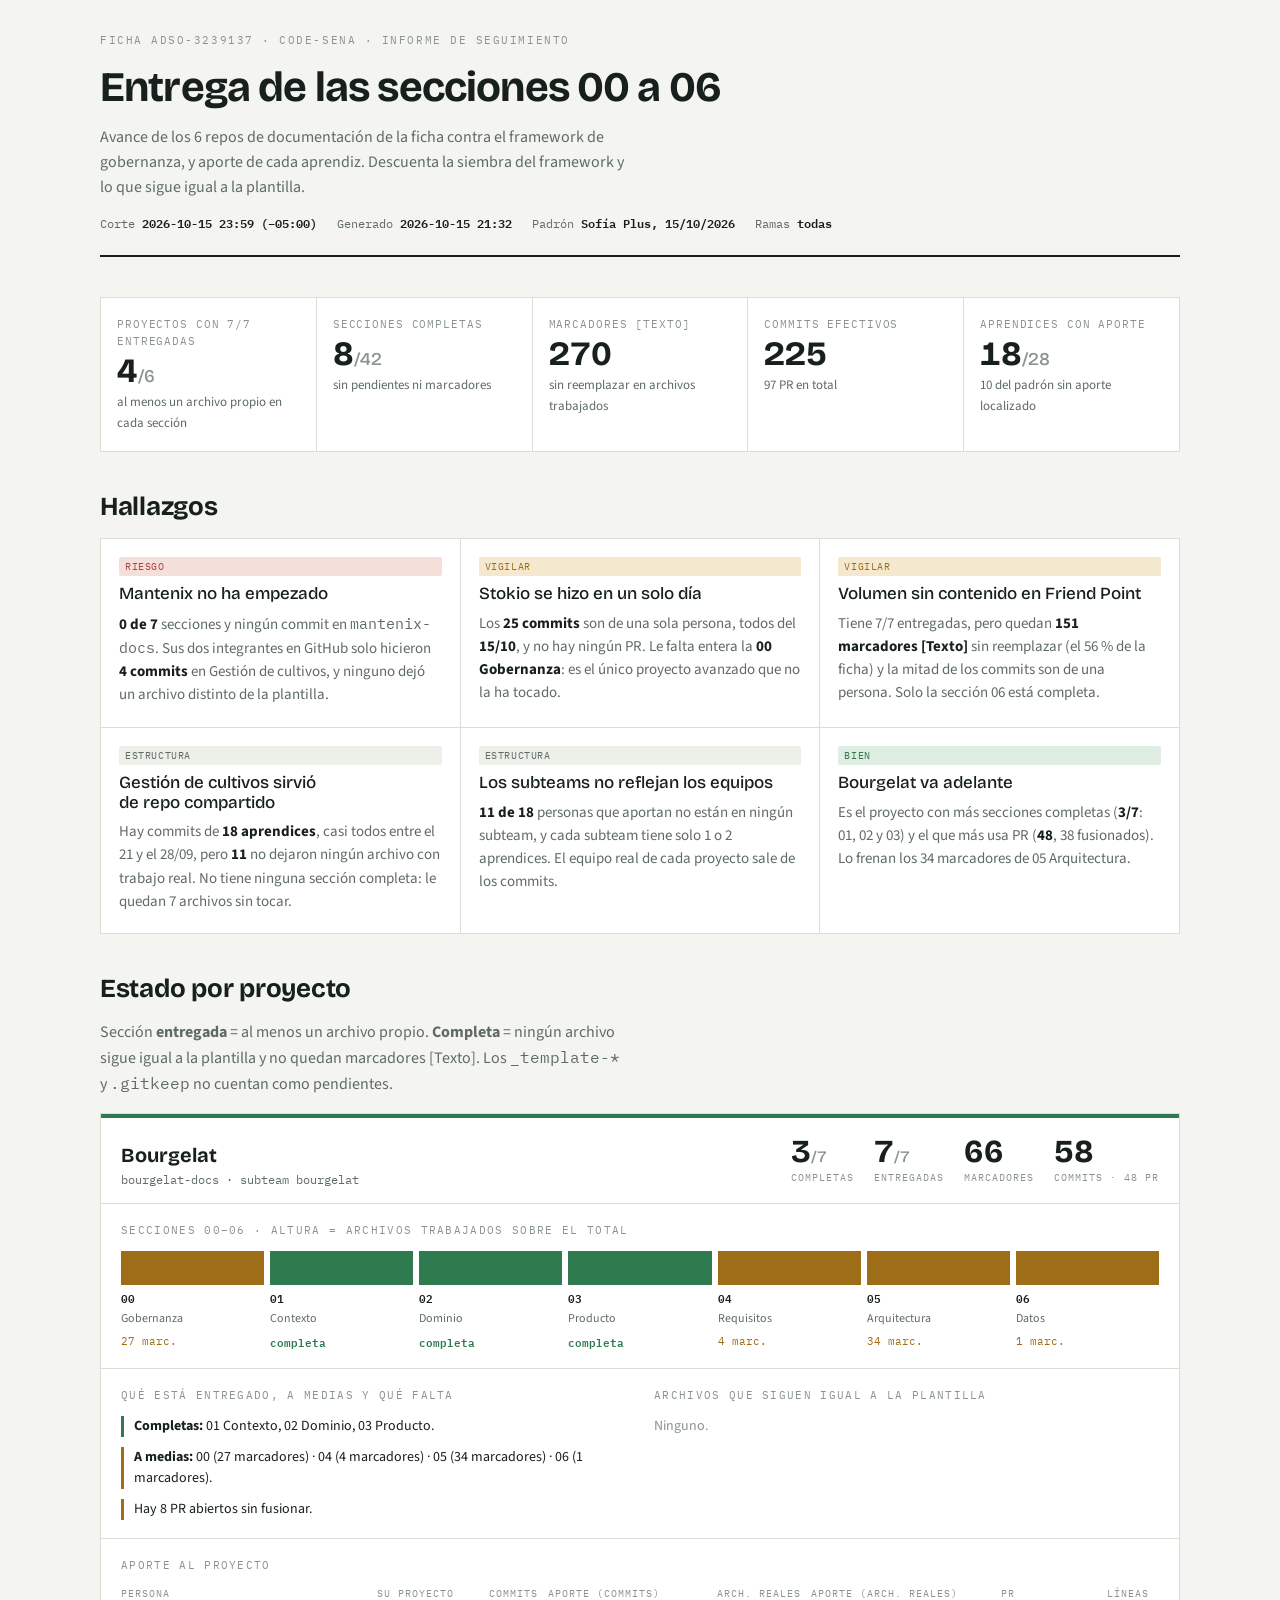
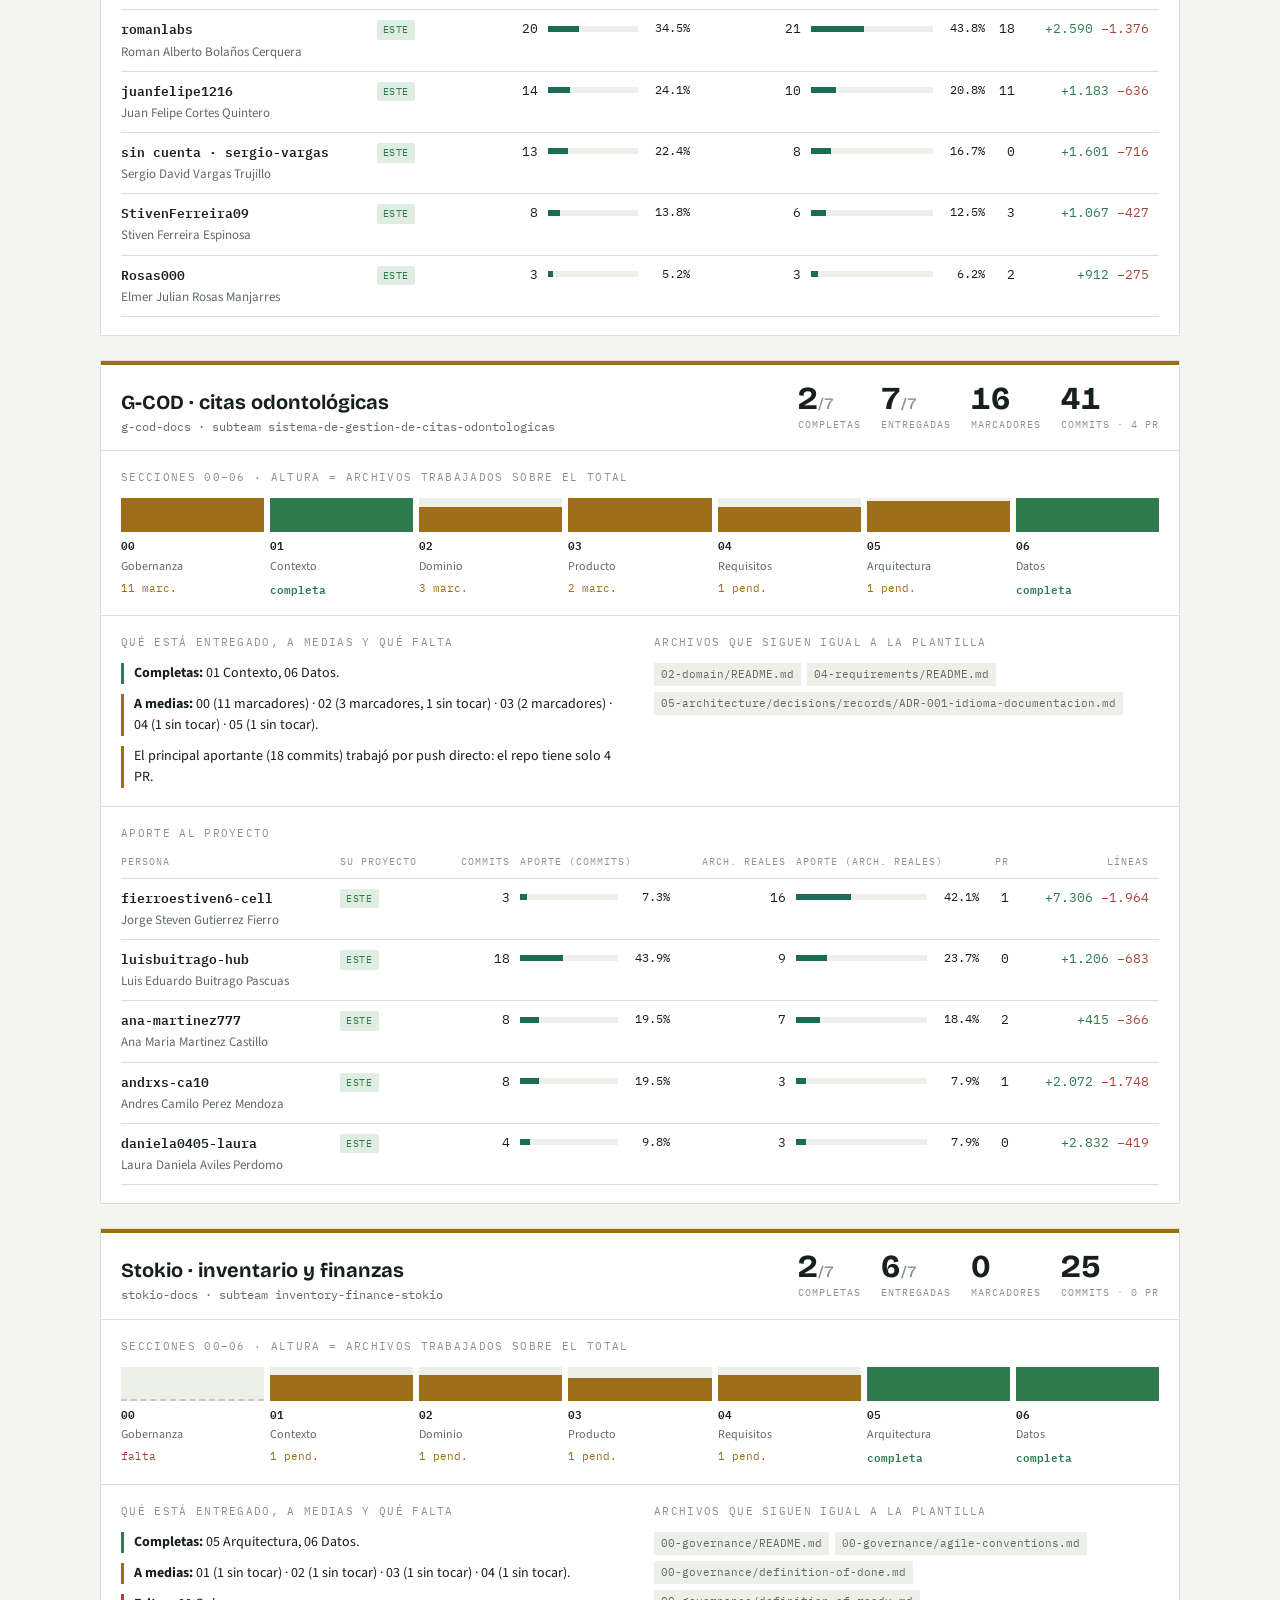
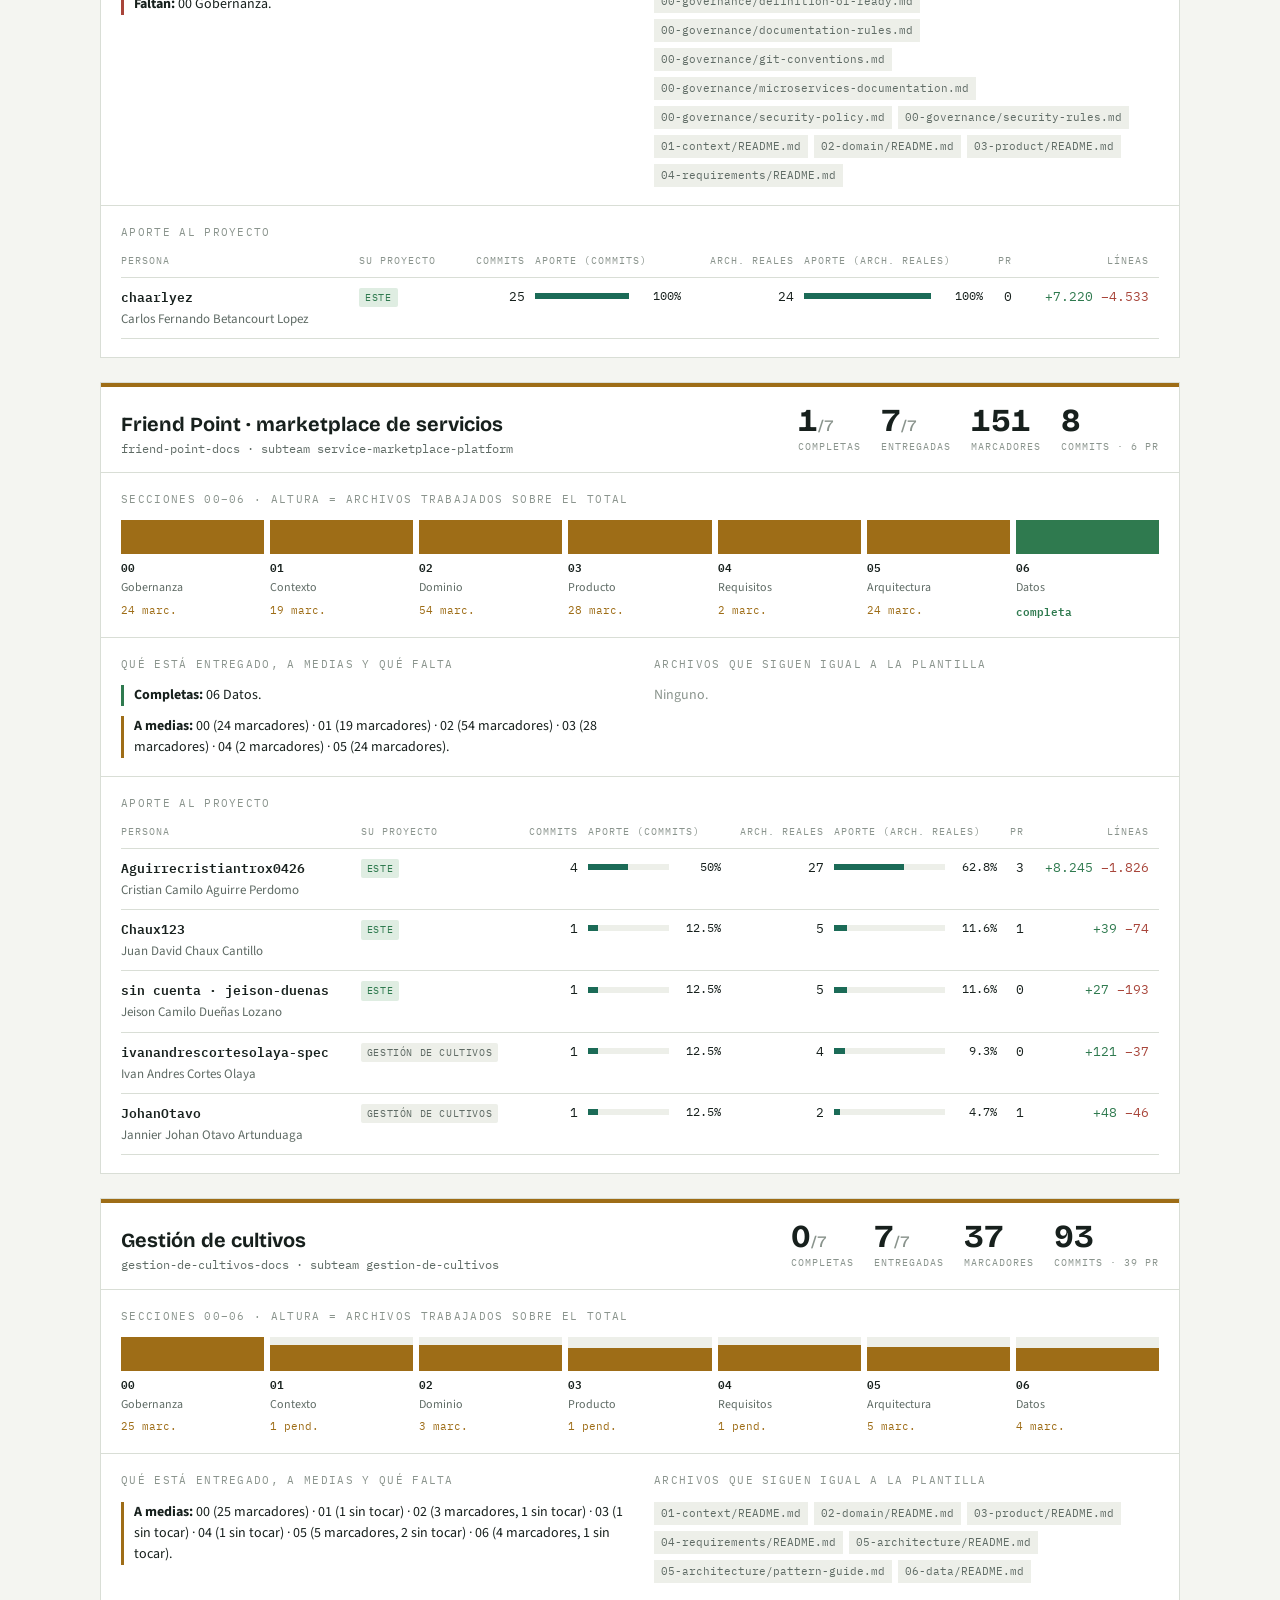
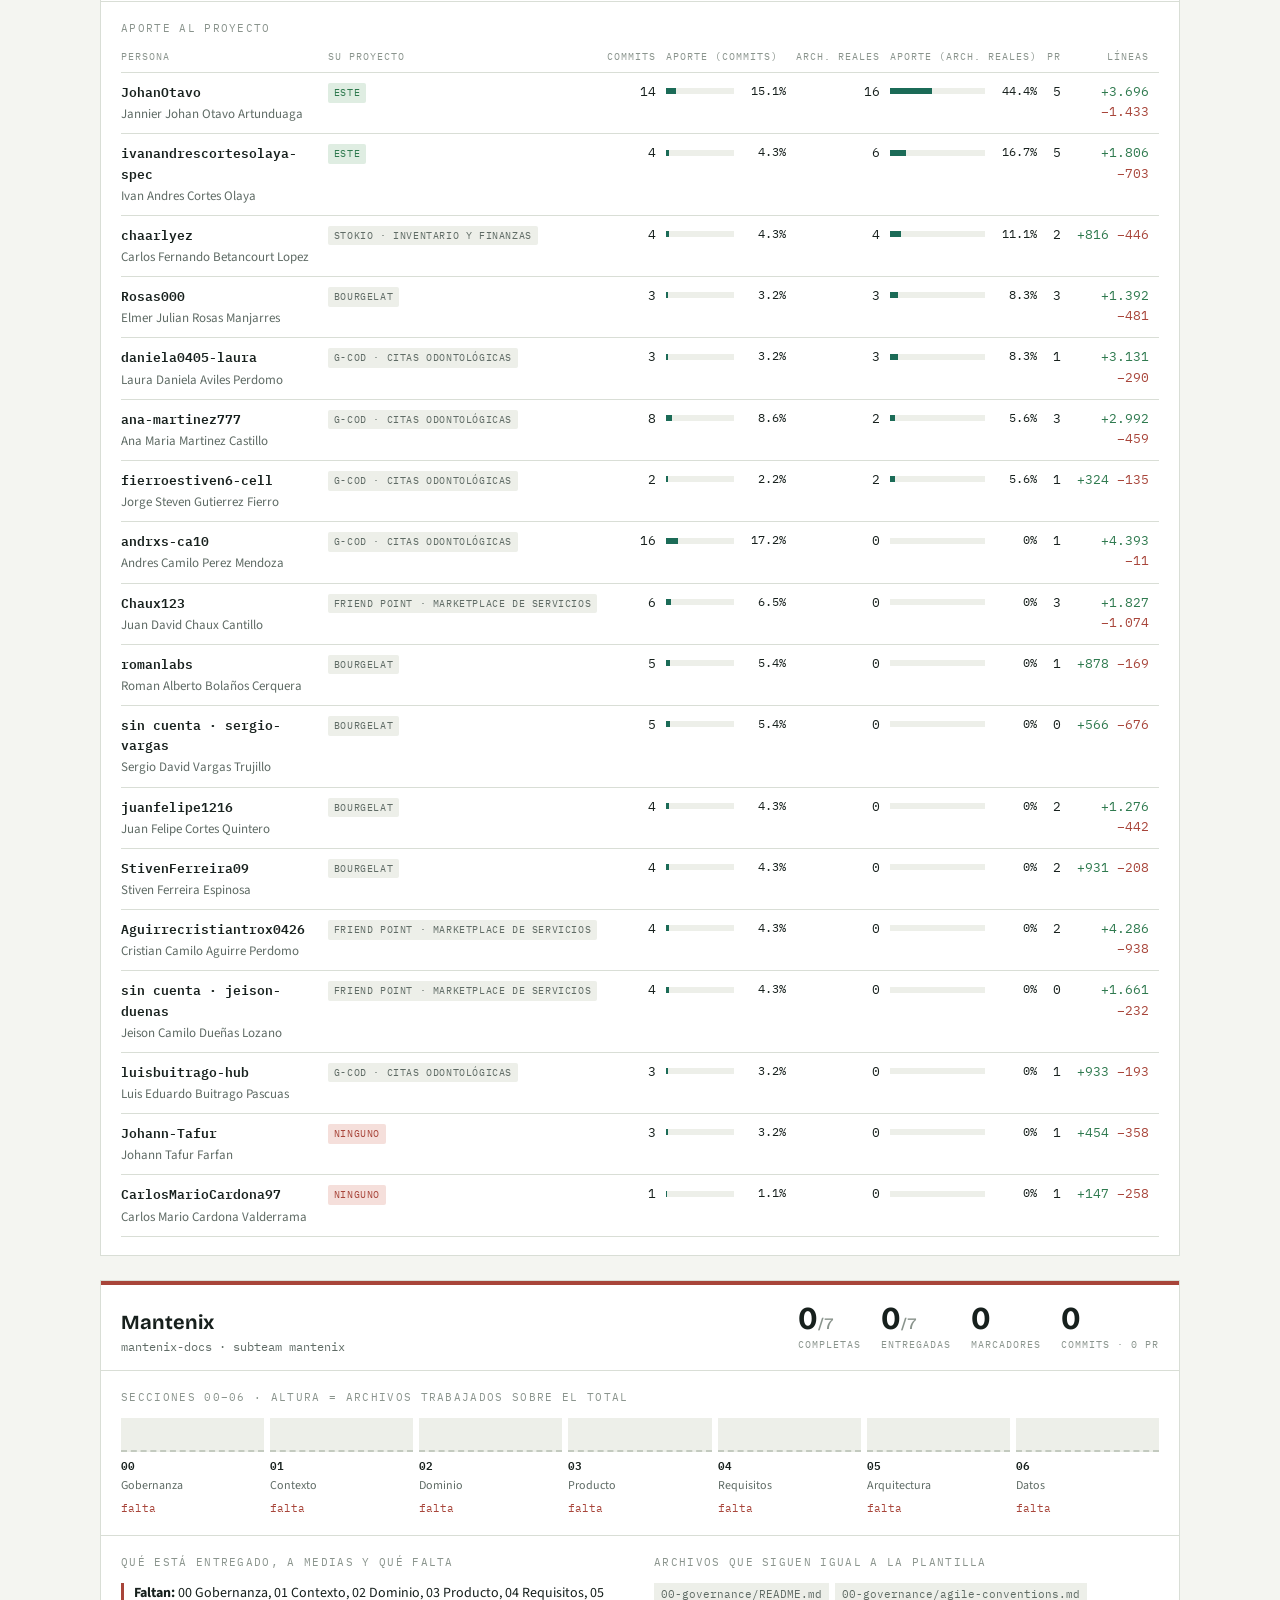
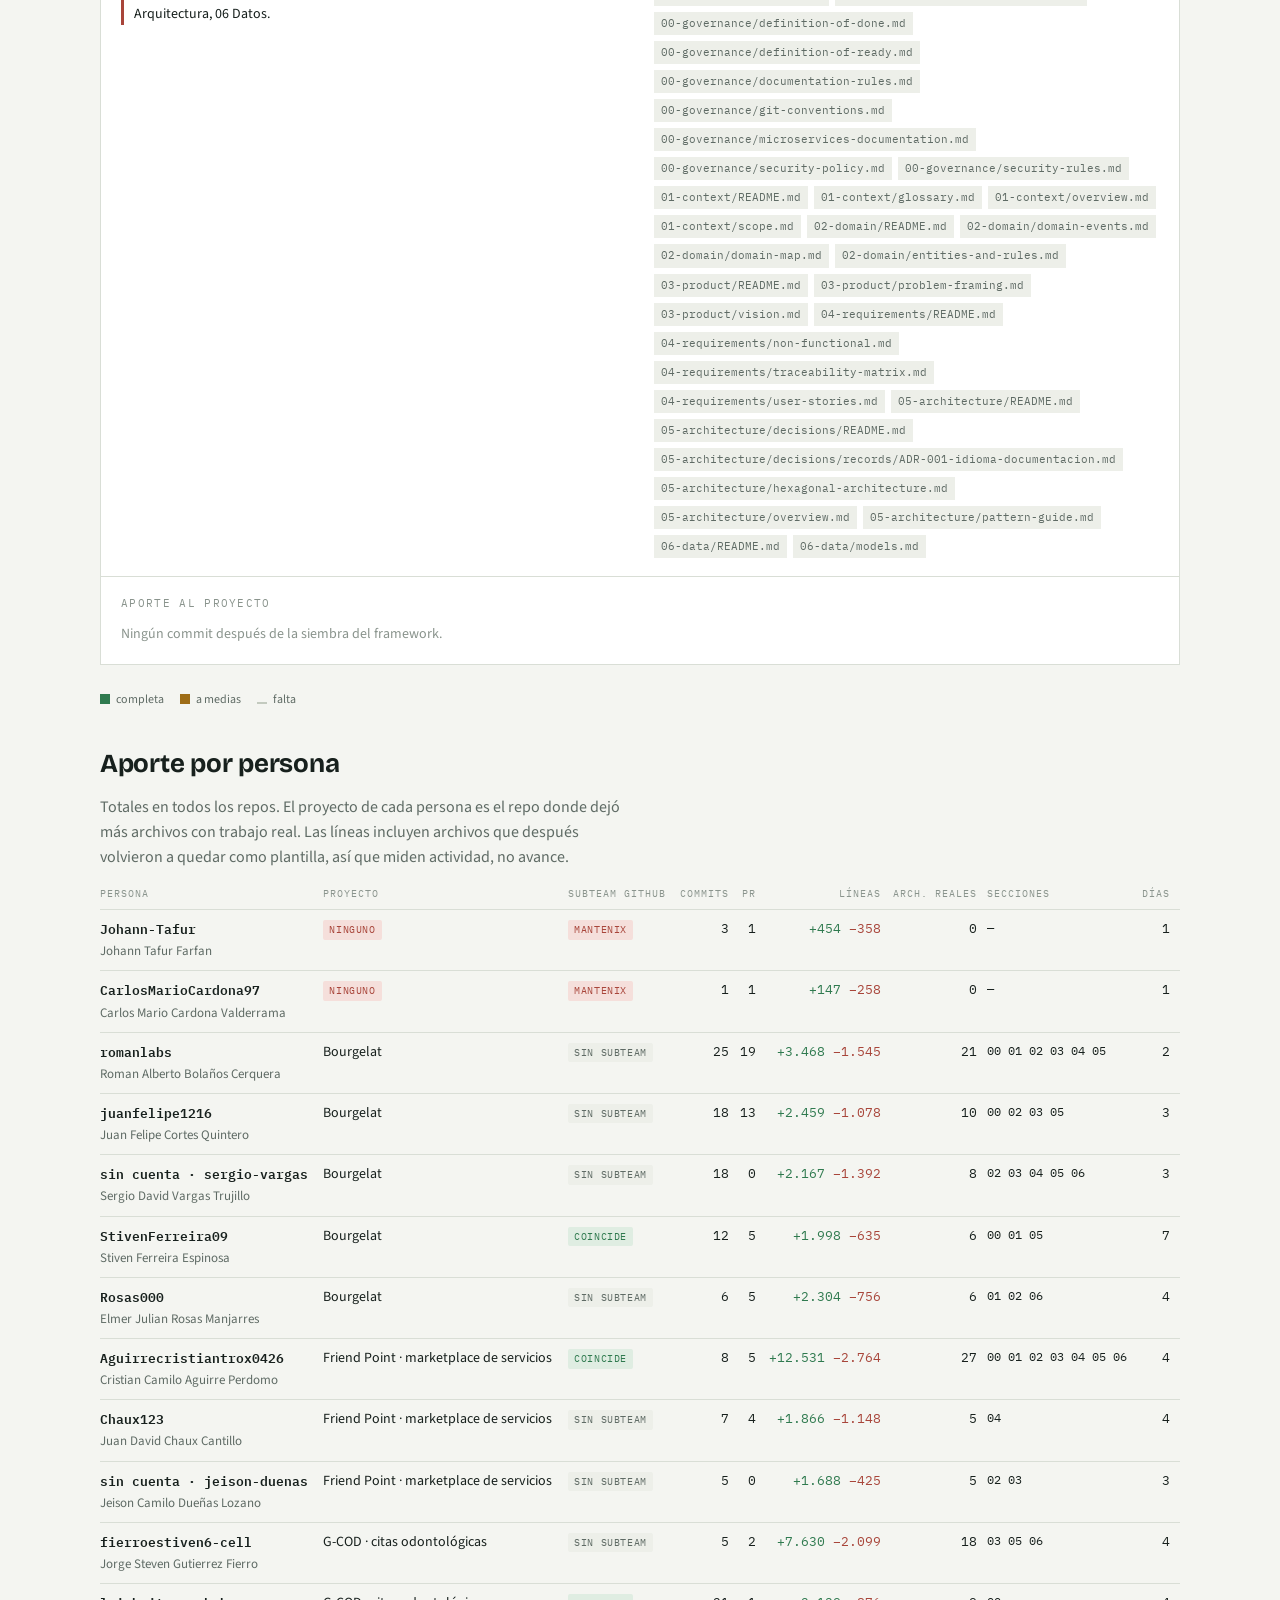
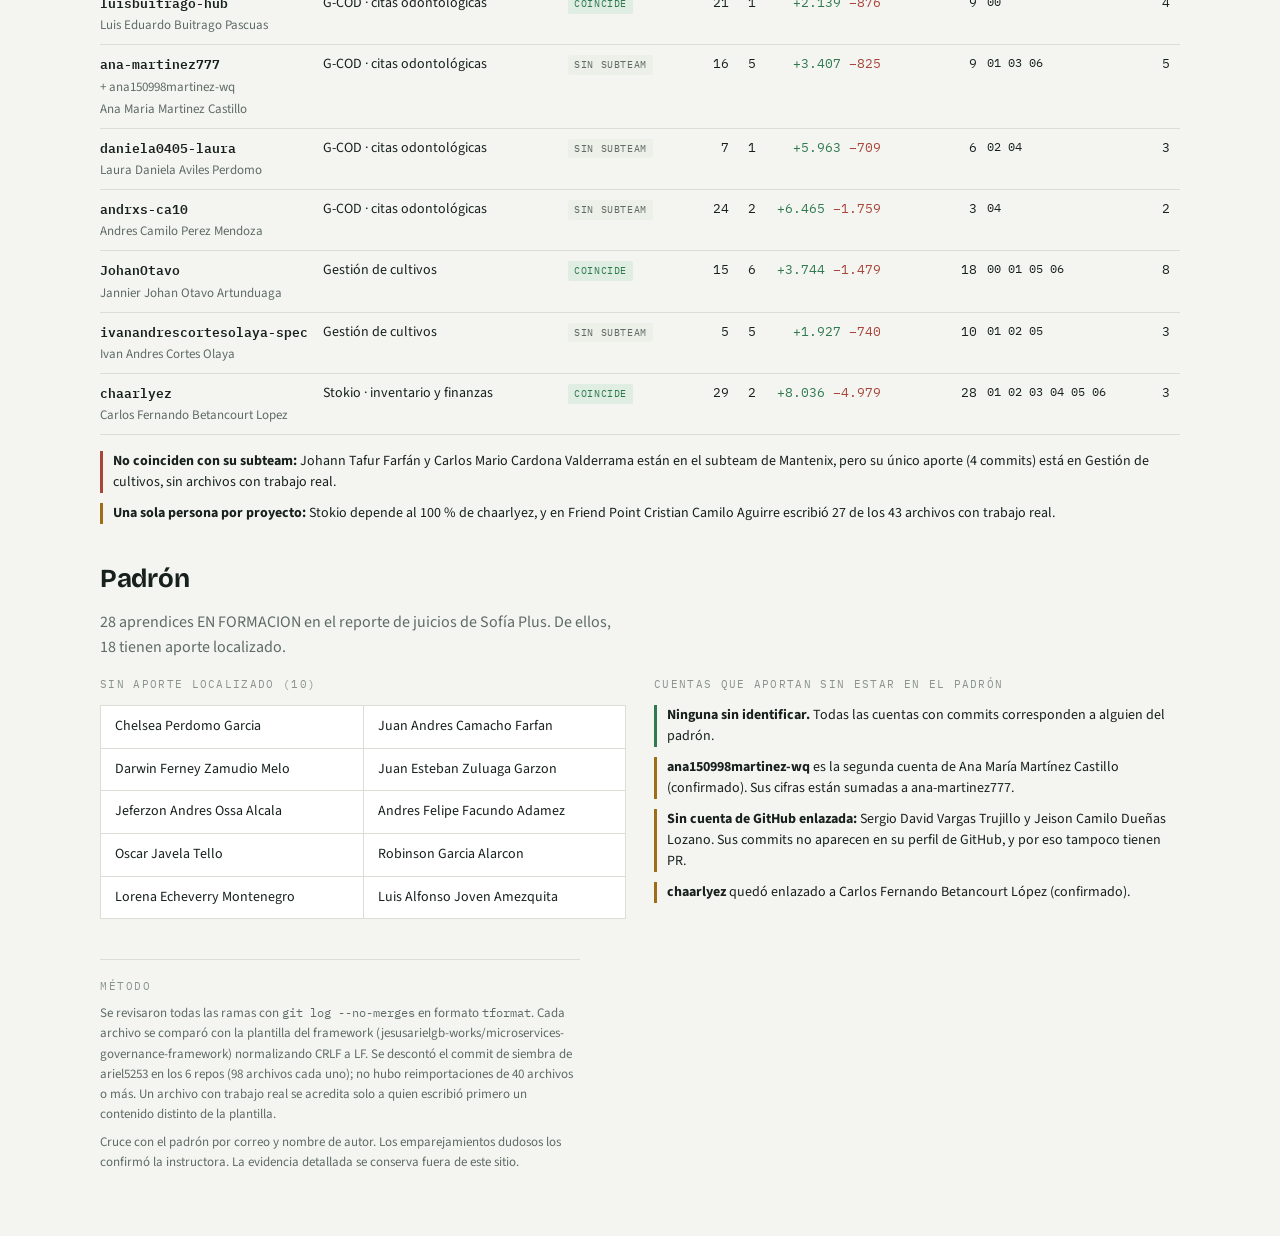
<file: docs/informes/2026-10-15-entrega-00-06/index.html>
<!doctype html><html lang="es"><head><meta charset="utf-8"><meta name="viewport" content="width=device-width,initial-scale=1,viewport-fit=cover"><title>Entrega 00–06 · ADSO-3239137</title>
<meta name="claude:viewport-fit-sides" content="cover">
<link rel="stylesheet" href="https://fonts.googleapis.com/css2?family=Bricolage+Grotesque:opsz,wght@12..96,500;12..96,700&family=IBM+Plex+Mono:wght@400;600&family=Source+Sans+3:ital,wght@0,400;0,600;1,400&display=swap">
<style>
/* Layout: informe de seguimiento — encabezado, KPIs, hallazgos, un artículo por proyecto, personas, padrón, método */
:root{
  --ground:#F4F5F1; --surface:#FFFFFF; --surface-2:#EDEFE9;
  --ink:#17201D; --muted:#5F6B65; --faint:#8A948D;
  --line:#D9DED6; --line-strong:#C3CABF;
  --accent:#1B6B57; --accent-soft:#DCEAE3;
  --ok:#2F7A4F; --warn:#9E6D17; --crit:#A8453A;
  --ok-soft:#DFEDE2; --warn-soft:#F4E9CF; --crit-soft:#F5DFDB;
  --display:"Bricolage Grotesque","Trebuchet MS",sans-serif;
  --body:"Source Sans 3","Segoe UI",system-ui,sans-serif;
  --mono:"IBM Plex Mono",ui-monospace,Consolas,monospace;
}
@media(prefers-color-scheme:dark){
  :root:not([data-theme="light"]){
    --ground:#111512; --surface:#181D19; --surface-2:#1F2521;
    --ink:#E6EAE3; --muted:#9BA69D; --faint:#768078;
    --line:#2A312C; --line-strong:#3A433D;
    --accent:#56B99B; --accent-soft:#1D2E28;
    --ok:#68BE8A; --warn:#D9A945; --crit:#DE8177;
    --ok-soft:#1B2D22; --warn-soft:#2E2818; --crit-soft:#2E1D1B;
    color-scheme:dark;
  }
}
:root[data-theme="dark"]{
  --ground:#111512; --surface:#181D19; --surface-2:#1F2521;
  --ink:#E6EAE3; --muted:#9BA69D; --faint:#768078;
  --line:#2A312C; --line-strong:#3A433D;
  --accent:#56B99B; --accent-soft:#1D2E28;
  --ok:#68BE8A; --warn:#D9A945; --crit:#DE8177;
  --ok-soft:#1B2D22; --warn-soft:#2E2818; --crit-soft:#2E1D1B;
  color-scheme:dark;
}
*{box-sizing:border-box}
body{margin:0;background:var(--ground);color:var(--ink);font-family:var(--body);font-size:16px;line-height:1.55;padding-left:max(16px,env(safe-area-inset-left,0px));padding-right:max(16px,env(safe-area-inset-right,0px));-webkit-font-smoothing:antialiased;}
.wrap{max-width:1080px;margin:0 auto;display:flex;flex-direction:column;gap:40px;padding-block:32px 64px;}
h1,h2,h3{font-family:var(--display);font-weight:700;text-wrap:balance;margin:0;line-height:1.15;}
h1{font-size:clamp(28px,5vw,42px);letter-spacing:-0.02em;}
h2{font-size:clamp(20px,3vw,26px);letter-spacing:-0.01em;}
h3{font-size:17px;font-weight:500;}
p{margin:0}
.eyebrow{font-family:var(--mono);font-size:11px;letter-spacing:.14em;text-transform:uppercase;color:var(--faint);}
.lede{color:var(--muted);max-width:66ch;}
.num{font-family:var(--mono);font-variant-numeric:tabular-nums;}
section{display:flex;flex-direction:column;gap:16px;min-width:0}
header.page{display:flex;flex-direction:column;gap:14px;border-bottom:2px solid var(--ink);padding-bottom:22px;}
.head-meta{display:flex;flex-wrap:wrap;gap:8px 20px;font-family:var(--mono);font-size:12px;color:var(--muted);}
.head-meta b{color:var(--ink);font-weight:600;}
.kpis{display:grid;grid-template-columns:repeat(auto-fit,minmax(150px,1fr));gap:1px;background:var(--line);border:1px solid var(--line);}
.kpi{background:var(--surface);padding:18px 16px;display:flex;flex-direction:column;gap:4px;}
.kpi .v{font-family:var(--display);font-size:34px;font-weight:700;line-height:1;font-variant-numeric:tabular-nums;}
.kpi .v small{font-size:18px;color:var(--faint);font-weight:500}
.kpi .k{font-family:var(--mono);font-size:11px;letter-spacing:.08em;text-transform:uppercase;color:var(--faint);}
.kpi .sub{font-size:13px;color:var(--muted);}
.findings{display:grid;grid-template-columns:repeat(auto-fit,minmax(300px,1fr));gap:1px;background:var(--line);border:1px solid var(--line);}
.finding{background:var(--surface);padding:18px 18px 20px;display:flex;flex-direction:column;gap:8px;min-width:0}
.finding p{font-size:15px;color:var(--muted)}
.finding p b{color:var(--ink)}
.projects{display:flex;flex-direction:column;gap:24px}
.proj{border:1px solid var(--line);background:var(--surface);min-width:0}
.proj > .bar{height:4px;background:var(--accent);}
.proj > .bar.ok{background:var(--ok)} .proj > .bar.warn{background:var(--warn)} .proj > .bar.crit{background:var(--crit)}
.proj-head{display:flex;flex-wrap:wrap;align-items:baseline;justify-content:space-between;gap:12px 20px;padding:18px 20px 14px;border-bottom:1px solid var(--line);}
.proj-head .id{display:flex;flex-direction:column;gap:4px;min-width:0}
.proj-head .repo{font-family:var(--mono);font-size:12px;color:var(--muted)}
.score{display:flex;gap:20px;align-items:baseline;flex-wrap:wrap}
.score > div{display:flex;flex-direction:column;gap:2px}
.score .pct{font-family:var(--display);font-size:32px;font-weight:700;line-height:1;font-variant-numeric:tabular-nums}
.score .pct small{font-size:16px;color:var(--faint);font-weight:500}
.score .lbl{font-family:var(--mono);font-size:10px;letter-spacing:.1em;text-transform:uppercase;color:var(--faint)}
.panel{padding:18px 20px;border-bottom:1px solid var(--line);min-width:0}
.panel:last-child{border-bottom:0;}
.panel-title{font-family:var(--mono);font-size:11px;letter-spacing:.12em;text-transform:uppercase;color:var(--faint);margin-bottom:12px;}
.strip{display:grid;grid-template-columns:repeat(7,minmax(0,1fr));gap:6px;}
.cell{display:flex;flex-direction:column;gap:4px;min-width:0}
.cell .track{height:34px;background:var(--surface-2);position:relative;overflow:hidden;}
.cell .fill{position:absolute;left:0;right:0;bottom:0;background:var(--accent);}
.cell .fill.warn{background:var(--warn)}
.cell .fill.ok{background:var(--ok)}
.cell .fill.zero{background:transparent;border-top:2px dashed var(--line-strong);height:0;}
.cell .sec{font-family:var(--mono);font-size:11px;color:var(--ink);font-weight:600}
.cell .nm{font-size:12px;color:var(--muted);overflow:hidden;text-overflow:ellipsis;white-space:nowrap}
.cell .frac{font-family:var(--mono);font-size:11px;color:var(--muted)}
.cell .frac.full{color:var(--ok);font-weight:600;}
.cell .frac.none{color:var(--crit);}
.cell .frac.half{color:var(--warn);}
.legend{display:flex;flex-wrap:wrap;gap:6px 16px;font-size:12px;color:var(--muted);margin-top:10px}
.legend i{display:inline-block;width:10px;height:10px;margin-right:6px;vertical-align:-1px}
.cols{display:grid;grid-template-columns:repeat(auto-fit,minmax(280px,1fr));gap:18px 28px}
.cols > div{min-width:0}
.tbl{overflow-x:auto}
table{border-collapse:collapse;width:100%;font-size:14px;min-width:600px;}
th{font-family:var(--mono);font-size:10px;letter-spacing:.1em;text-transform:uppercase;color:var(--faint);text-align:left;font-weight:400;padding:0 10px 8px 0;border-bottom:1px solid var(--line);white-space:nowrap}
th.r,td.r{text-align:right}
td{padding:9px 10px 9px 0;border-bottom:1px solid var(--line);vertical-align:top;}
td.r{font-family:var(--mono);font-variant-numeric:tabular-nums;font-size:13px}
.user{font-family:var(--mono);font-size:13px;font-weight:600;}
.who{display:flex;flex-direction:column;gap:2px}
.who .n{font-size:13px;color:var(--muted)}
.plus{color:var(--ok);} .minus{color:var(--crit);}
.share{display:flex;align-items:center;gap:8px;min-width:120px;}
.share .t{flex:1;height:6px;background:var(--surface-2);}
.share .f{height:6px;background:var(--accent);display:block;}
.share .p{font-family:var(--mono);font-size:12px;width:44px;text-align:right;font-variant-numeric:tabular-nums}
.tag{display:inline-block;font-family:var(--mono);font-size:10px;letter-spacing:.06em;text-transform:uppercase;padding:2px 6px;border-radius:2px;white-space:nowrap;}
.tag.warn{background:var(--warn-soft);color:var(--warn);}
.tag.crit{background:var(--crit-soft);color:var(--crit);}
.tag.ok{background:var(--ok-soft);color:var(--ok);}
.tag.flat{background:var(--surface-2);color:var(--muted);}
.notes{display:flex;flex-direction:column;gap:10px;}
.note{display:flex;gap:10px;align-items:flex-start;font-size:14px;line-height:1.5;}
.note .dot{width:3px;align-self:stretch;flex:none;background:var(--line-strong);}
.note.risk .dot{background:var(--crit);}
.note.watch .dot{background:var(--warn);}
.note.good .dot{background:var(--ok);}
ul.pend{margin:0;padding-left:0;list-style:none;display:flex;flex-wrap:wrap;gap:6px;}
ul.pend li{font-family:var(--mono);font-size:11px;padding:3px 7px;background:var(--surface-2);color:var(--muted);overflow-wrap:anywhere}
ul.pend li b{color:var(--ink);font-weight:600}
.empty{font-size:14px;color:var(--faint)}
.roster{display:grid;grid-template-columns:repeat(auto-fit,minmax(240px,1fr));gap:1px;background:var(--line);border:1px solid var(--line)}
.roster div{background:var(--surface);padding:10px 14px;font-size:14px;display:flex;justify-content:space-between;gap:10px}
.roster .doc{font-family:var(--mono);font-size:12px;color:var(--faint)}
footer{border-top:1px solid var(--line);padding-top:18px;font-size:13px;color:var(--muted);display:flex;flex-direction:column;gap:8px;max-width:80ch}
footer code{font-family:var(--mono);font-size:12px}
@media (max-width:560px){ .strip{grid-template-columns:repeat(4,minmax(0,1fr))} }
</style>
</head><body>

<div class="wrap" id="app"></div>
<script id="datos" type="application/json">{"corte": "2026-10-15 23:59", "generado": "2026-10-15 21:32", "totales": {"repos": 6, "commits_efectivos": 225, "prs": 97, "contribuyentes": 19}, "nombres_sec": {"00": "Gobernanza", "01": "Contexto", "02": "Dominio", "03": "Producto", "04": "Requisitos", "05": "Arquitectura", "06": "Datos"}, "proyectos": [{"repo": "bourgelat-docs", "proyecto": "bourgelat", "secciones_entregadas": 7, "total_secciones": 7, "faltan": [], "commits": 58, "prs": 48, "contribuyentes": 5, "mayor_aporte_pct": 34.5, "placeholders": 66, "completas": 3, "marcadores": 66, "prs_merged": 38, "prs_open": 8, "secciones": {"00": {"estado": "a medias", "trabajados": 10, "pendientes": [], "ph": 27}, "01": {"estado": "completa", "trabajados": 4, "pendientes": [], "ph": 0}, "02": {"estado": "completa", "trabajados": 4, "pendientes": [], "ph": 0}, "03": {"estado": "completa", "trabajados": 3, "pendientes": [], "ph": 0}, "04": {"estado": "a medias", "trabajados": 4, "pendientes": [], "ph": 4}, "05": {"estado": "a medias", "trabajados": 7, "pendientes": [], "ph": 34}, "06": {"estado": "a medias", "trabajados": 4, "pendientes": [], "ph": 1}}}, {"repo": "friend-point-docs", "proyecto": "service-marketplace-platform", "secciones_entregadas": 7, "total_secciones": 7, "faltan": [], "commits": 8, "prs": 6, "contribuyentes": 5, "mayor_aporte_pct": 50.0, "placeholders": 178, "completas": 1, "marcadores": 151, "prs_merged": 6, "prs_open": 0, "secciones": {"00": {"estado": "a medias", "trabajados": 9, "pendientes": [], "ph": 24}, "01": {"estado": "a medias", "trabajados": 4, "pendientes": [], "ph": 19}, "02": {"estado": "a medias", "trabajados": 4, "pendientes": [], "ph": 54}, "03": {"estado": "a medias", "trabajados": 3, "pendientes": [], "ph": 28}, "04": {"estado": "a medias", "trabajados": 5, "pendientes": [], "ph": 2}, "05": {"estado": "a medias", "trabajados": 8, "pendientes": [], "ph": 24}, "06": {"estado": "completa", "trabajados": 2, "pendientes": [], "ph": 0}}}, {"repo": "g-cod-docs", "proyecto": "sistema-de-gestion-de-citas-odontologicas", "secciones_entregadas": 7, "total_secciones": 7, "faltan": [], "commits": 41, "prs": 4, "contribuyentes": 6, "mayor_aporte_pct": 43.9, "placeholders": 21, "completas": 2, "marcadores": 16, "prs_merged": 4, "prs_open": 0, "secciones": {"00": {"estado": "a medias", "trabajados": 9, "pendientes": [], "ph": 11}, "01": {"estado": "completa", "trabajados": 4, "pendientes": [], "ph": 0}, "02": {"estado": "a medias", "trabajados": 3, "pendientes": ["02-domain/README.md"], "ph": 3}, "03": {"estado": "a medias", "trabajados": 3, "pendientes": [], "ph": 2}, "04": {"estado": "a medias", "trabajados": 3, "pendientes": ["04-requirements/README.md"], "ph": 0}, "05": {"estado": "a medias", "trabajados": 12, "pendientes": ["05-architecture/decisions/records/ADR-001-idioma-documentacion.md"], "ph": 0}, "06": {"estado": "completa", "trabajados": 7, "pendientes": [], "ph": 0}}}, {"repo": "gestion-de-cultivos-docs", "proyecto": "gestion-de-cultivos", "secciones_entregadas": 7, "total_secciones": 7, "faltan": [], "commits": 93, "prs": 39, "contribuyentes": 19, "mayor_aporte_pct": 17.2, "placeholders": 37, "completas": 0, "marcadores": 37, "prs_merged": 24, "prs_open": 0, "secciones": {"00": {"estado": "a medias", "trabajados": 12, "pendientes": [], "ph": 25}, "01": {"estado": "a medias", "trabajados": 3, "pendientes": ["01-context/README.md"], "ph": 0}, "02": {"estado": "a medias", "trabajados": 3, "pendientes": ["02-domain/README.md"], "ph": 3}, "03": {"estado": "a medias", "trabajados": 2, "pendientes": ["03-product/README.md"], "ph": 0}, "04": {"estado": "a medias", "trabajados": 3, "pendientes": ["04-requirements/README.md"], "ph": 0}, "05": {"estado": "a medias", "trabajados": 5, "pendientes": ["05-architecture/README.md", "05-architecture/pattern-guide.md"], "ph": 5}, "06": {"estado": "a medias", "trabajados": 2, "pendientes": ["06-data/README.md"], "ph": 4}}}, {"repo": "stokio-docs", "proyecto": "inventory-finance-stokio", "secciones_entregadas": 6, "total_secciones": 7, "faltan": ["00"], "commits": 25, "prs": 0, "contribuyentes": 1, "mayor_aporte_pct": 100.0, "placeholders": 0, "completas": 2, "marcadores": 0, "prs_merged": 0, "prs_open": 0, "secciones": {"00": {"estado": "falta", "trabajados": 0, "pendientes": ["00-governance/README.md", "00-governance/agile-conventions.md", "00-governance/definition-of-done.md", "00-governance/definition-of-ready.md", "00-governance/documentation-rules.md", "00-governance/git-conventions.md", "00-governance/microservices-documentation.md", "00-governance/security-policy.md", "00-governance/security-rules.md"], "ph": 0}, "01": {"estado": "a medias", "trabajados": 3, "pendientes": ["01-context/README.md"], "ph": 0}, "02": {"estado": "a medias", "trabajados": 3, "pendientes": ["02-domain/README.md"], "ph": 0}, "03": {"estado": "a medias", "trabajados": 2, "pendientes": ["03-product/README.md"], "ph": 0}, "04": {"estado": "a medias", "trabajados": 3, "pendientes": ["04-requirements/README.md"], "ph": 0}, "05": {"estado": "completa", "trabajados": 11, "pendientes": [], "ph": 0}, "06": {"estado": "completa", "trabajados": 2, "pendientes": [], "ph": 0}}}, {"repo": "mantenix-docs", "proyecto": "mantenix", "secciones_entregadas": 0, "total_secciones": 7, "faltan": ["00", "01", "02", "03", "04", "05", "06"], "commits": 0, "prs": 0, "contribuyentes": 0, "mayor_aporte_pct": 0.0, "placeholders": 0, "completas": 0, "marcadores": 0, "prs_merged": 0, "prs_open": 0, "secciones": {"00": {"estado": "falta", "trabajados": 0, "pendientes": ["00-governance/README.md", "00-governance/agile-conventions.md", "00-governance/definition-of-done.md", "00-governance/definition-of-ready.md", "00-governance/documentation-rules.md", "00-governance/git-conventions.md", "00-governance/microservices-documentation.md", "00-governance/security-policy.md", "00-governance/security-rules.md"], "ph": 0}, "01": {"estado": "falta", "trabajados": 0, "pendientes": ["01-context/README.md", "01-context/glossary.md", "01-context/overview.md", "01-context/scope.md"], "ph": 0}, "02": {"estado": "falta", "trabajados": 0, "pendientes": ["02-domain/README.md", "02-domain/domain-events.md", "02-domain/domain-map.md", "02-domain/entities-and-rules.md"], "ph": 0}, "03": {"estado": "falta", "trabajados": 0, "pendientes": ["03-product/README.md", "03-product/problem-framing.md", "03-product/vision.md"], "ph": 0}, "04": {"estado": "falta", "trabajados": 0, "pendientes": ["04-requirements/README.md", "04-requirements/non-functional.md", "04-requirements/traceability-matrix.md", "04-requirements/user-stories.md"], "ph": 0}, "05": {"estado": "falta", "trabajados": 0, "pendientes": ["05-architecture/README.md", "05-architecture/decisions/README.md", "05-architecture/decisions/records/ADR-001-idioma-documentacion.md", "05-architecture/hexagonal-architecture.md", "05-architecture/overview.md", "05-architecture/pattern-guide.md"], "ph": 0}, "06": {"estado": "falta", "trabajados": 0, "pendientes": ["06-data/README.md", "06-data/models.md"], "ph": 0}}}], "personas": [{"login": "romanlabs", "cuentas": ["romanlabs"], "nombre": "ROMAN ALBERTO BOLAÑOS CERQUERA", "proyecto_repo": "bourgelat-docs", "proyecto": "bourgelat", "subteam": [], "coincide_subteam": null, "commits": 25, "prs": 19, "add": 3468, "del": 1545, "arch_reales": 21, "secciones": ["00", "01", "02", "03", "04", "05"], "dias": 2, "por_repo": {"bourgelat-docs": {"commits": 20, "arch_reales": 21, "prs": 18, "add": 2590, "del": 1376}, "gestion-de-cultivos-docs": {"commits": 5, "arch_reales": 0, "prs": 1, "add": 878, "del": 169}}}, {"login": "juanfelipe1216", "cuentas": ["juanfelipe1216"], "nombre": "JUAN FELIPE CORTES QUINTERO", "proyecto_repo": "bourgelat-docs", "proyecto": "bourgelat", "subteam": [], "coincide_subteam": null, "commits": 18, "prs": 13, "add": 2459, "del": 1078, "arch_reales": 10, "secciones": ["00", "02", "03", "05"], "dias": 3, "por_repo": {"bourgelat-docs": {"commits": 14, "arch_reales": 10, "prs": 11, "add": 1183, "del": 636}, "gestion-de-cultivos-docs": {"commits": 4, "arch_reales": 0, "prs": 2, "add": 1276, "del": 442}}}, {"login": "sin-cuenta:sergio-vargas", "cuentas": ["sin-cuenta:sergio-vargas"], "nombre": "SERGIO DAVID VARGAS TRUJILLO", "proyecto_repo": "bourgelat-docs", "proyecto": "bourgelat", "subteam": [], "coincide_subteam": null, "commits": 18, "prs": 0, "add": 2167, "del": 1392, "arch_reales": 8, "secciones": ["02", "03", "04", "05", "06"], "dias": 3, "por_repo": {"bourgelat-docs": {"commits": 13, "arch_reales": 8, "prs": 0, "add": 1601, "del": 716}, "gestion-de-cultivos-docs": {"commits": 5, "arch_reales": 0, "prs": 0, "add": 566, "del": 676}}}, {"login": "StivenFerreira09", "cuentas": ["StivenFerreira09"], "nombre": "STIVEN FERREIRA ESPINOSA", "proyecto_repo": "bourgelat-docs", "proyecto": "bourgelat", "subteam": ["bourgelat"], "coincide_subteam": true, "commits": 12, "prs": 5, "add": 1998, "del": 635, "arch_reales": 6, "secciones": ["00", "01", "05"], "dias": 7, "por_repo": {"bourgelat-docs": {"commits": 8, "arch_reales": 6, "prs": 3, "add": 1067, "del": 427}, "gestion-de-cultivos-docs": {"commits": 4, "arch_reales": 0, "prs": 2, "add": 931, "del": 208}}}, {"login": "Rosas000", "cuentas": ["Rosas000"], "nombre": "ELMER JULIAN ROSAS MANJARRES", "proyecto_repo": "bourgelat-docs", "proyecto": "bourgelat", "subteam": [], "coincide_subteam": null, "commits": 6, "prs": 5, "add": 2304, "del": 756, "arch_reales": 6, "secciones": ["01", "02", "06"], "dias": 4, "por_repo": {"bourgelat-docs": {"commits": 3, "arch_reales": 3, "prs": 2, "add": 912, "del": 275}, "gestion-de-cultivos-docs": {"commits": 3, "arch_reales": 3, "prs": 3, "add": 1392, "del": 481}}}, {"login": "Aguirrecristiantrox0426", "cuentas": ["Aguirrecristiantrox0426"], "nombre": "CRISTIAN CAMILO AGUIRRE PERDOMO", "proyecto_repo": "friend-point-docs", "proyecto": "service-marketplace-platform", "subteam": ["service-marketplace-platform"], "coincide_subteam": true, "commits": 8, "prs": 5, "add": 12531, "del": 2764, "arch_reales": 27, "secciones": ["00", "01", "02", "03", "04", "05", "06"], "dias": 4, "por_repo": {"friend-point-docs": {"commits": 4, "arch_reales": 27, "prs": 3, "add": 8245, "del": 1826}, "gestion-de-cultivos-docs": {"commits": 4, "arch_reales": 0, "prs": 2, "add": 4286, "del": 938}}}, {"login": "Chaux123", "cuentas": ["Chaux123"], "nombre": "JUAN DAVID CHAUX CANTILLO", "proyecto_repo": "friend-point-docs", "proyecto": "service-marketplace-platform", "subteam": [], "coincide_subteam": null, "commits": 7, "prs": 4, "add": 1866, "del": 1148, "arch_reales": 5, "secciones": ["04"], "dias": 4, "por_repo": {"friend-point-docs": {"commits": 1, "arch_reales": 5, "prs": 1, "add": 39, "del": 74}, "gestion-de-cultivos-docs": {"commits": 6, "arch_reales": 0, "prs": 3, "add": 1827, "del": 1074}}}, {"login": "sin-cuenta:jeison-duenas", "cuentas": ["sin-cuenta:jeison-duenas"], "nombre": "JEISON CAMILO DUEÑAS LOZANO", "proyecto_repo": "friend-point-docs", "proyecto": "service-marketplace-platform", "subteam": [], "coincide_subteam": null, "commits": 5, "prs": 0, "add": 1688, "del": 425, "arch_reales": 5, "secciones": ["02", "03"], "dias": 3, "por_repo": {"friend-point-docs": {"commits": 1, "arch_reales": 5, "prs": 0, "add": 27, "del": 193}, "gestion-de-cultivos-docs": {"commits": 4, "arch_reales": 0, "prs": 0, "add": 1661, "del": 232}}}, {"login": "fierroestiven6-cell", "cuentas": ["fierroestiven6-cell"], "nombre": "JORGE STEVEN GUTIERREZ FIERRO", "proyecto_repo": "g-cod-docs", "proyecto": "sistema-de-gestion-de-citas-odontologicas", "subteam": [], "coincide_subteam": null, "commits": 5, "prs": 2, "add": 7630, "del": 2099, "arch_reales": 18, "secciones": ["03", "05", "06"], "dias": 4, "por_repo": {"g-cod-docs": {"commits": 3, "arch_reales": 16, "prs": 1, "add": 7306, "del": 1964}, "gestion-de-cultivos-docs": {"commits": 2, "arch_reales": 2, "prs": 1, "add": 324, "del": 135}}}, {"login": "luisbuitrago-hub", "cuentas": ["luisbuitrago-hub"], "nombre": "LUIS EDUARDO BUITRAGO PASCUAS", "proyecto_repo": "g-cod-docs", "proyecto": "sistema-de-gestion-de-citas-odontologicas", "subteam": ["sistema-de-gestion-de-citas-odontologicas"], "coincide_subteam": true, "commits": 21, "prs": 1, "add": 2139, "del": 876, "arch_reales": 9, "secciones": ["00"], "dias": 4, "por_repo": {"g-cod-docs": {"commits": 18, "arch_reales": 9, "prs": 0, "add": 1206, "del": 683}, "gestion-de-cultivos-docs": {"commits": 3, "arch_reales": 0, "prs": 1, "add": 933, "del": 193}}}, {"login": "ana-martinez777", "cuentas": ["ana-martinez777", "ana150998martinez-wq"], "nombre": "ANA MARIA MARTINEZ CASTILLO", "proyecto_repo": "g-cod-docs", "proyecto": "sistema-de-gestion-de-citas-odontologicas", "subteam": [], "coincide_subteam": null, "commits": 16, "prs": 5, "add": 3407, "del": 825, "arch_reales": 9, "secciones": ["01", "03", "06"], "dias": 5, "por_repo": {"g-cod-docs": {"commits": 8, "arch_reales": 7, "prs": 2, "add": 415, "del": 366}, "gestion-de-cultivos-docs": {"commits": 8, "arch_reales": 2, "prs": 3, "add": 2992, "del": 459}}}, {"login": "daniela0405-laura", "cuentas": ["daniela0405-laura"], "nombre": "LAURA DANIELA AVILES PERDOMO", "proyecto_repo": "g-cod-docs", "proyecto": "sistema-de-gestion-de-citas-odontologicas", "subteam": [], "coincide_subteam": null, "commits": 7, "prs": 1, "add": 5963, "del": 709, "arch_reales": 6, "secciones": ["02", "04"], "dias": 3, "por_repo": {"g-cod-docs": {"commits": 4, "arch_reales": 3, "prs": 0, "add": 2832, "del": 419}, "gestion-de-cultivos-docs": {"commits": 3, "arch_reales": 3, "prs": 1, "add": 3131, "del": 290}}}, {"login": "andrxs-ca10", "cuentas": ["andrxs-ca10"], "nombre": "ANDRES CAMILO PEREZ MENDOZA", "proyecto_repo": "g-cod-docs", "proyecto": "sistema-de-gestion-de-citas-odontologicas", "subteam": [], "coincide_subteam": null, "commits": 24, "prs": 2, "add": 6465, "del": 1759, "arch_reales": 3, "secciones": ["04"], "dias": 2, "por_repo": {"g-cod-docs": {"commits": 8, "arch_reales": 3, "prs": 1, "add": 2072, "del": 1748}, "gestion-de-cultivos-docs": {"commits": 16, "arch_reales": 0, "prs": 1, "add": 4393, "del": 11}}}, {"login": "JohanOtavo", "cuentas": ["JohanOtavo"], "nombre": "JANNIER JOHAN OTAVO ARTUNDUAGA", "proyecto_repo": "gestion-de-cultivos-docs", "proyecto": "gestion-de-cultivos", "subteam": ["gestion-de-cultivos"], "coincide_subteam": true, "commits": 15, "prs": 6, "add": 3744, "del": 1479, "arch_reales": 18, "secciones": ["00", "01", "05", "06"], "dias": 8, "por_repo": {"friend-point-docs": {"commits": 1, "arch_reales": 2, "prs": 1, "add": 48, "del": 46}, "gestion-de-cultivos-docs": {"commits": 14, "arch_reales": 16, "prs": 5, "add": 3696, "del": 1433}}}, {"login": "ivanandrescortesolaya-spec", "cuentas": ["ivanandrescortesolaya-spec"], "nombre": "IVAN ANDRES CORTES OLAYA", "proyecto_repo": "gestion-de-cultivos-docs", "proyecto": "gestion-de-cultivos", "subteam": [], "coincide_subteam": null, "commits": 5, "prs": 5, "add": 1927, "del": 740, "arch_reales": 10, "secciones": ["01", "02", "05"], "dias": 3, "por_repo": {"friend-point-docs": {"commits": 1, "arch_reales": 4, "prs": 0, "add": 121, "del": 37}, "gestion-de-cultivos-docs": {"commits": 4, "arch_reales": 6, "prs": 5, "add": 1806, "del": 703}}}, {"login": "chaarlyez", "cuentas": ["chaarlyez"], "nombre": "CARLOS FERNANDO BETANCOURT LOPEZ", "proyecto_repo": "stokio-docs", "proyecto": "inventory-finance-stokio", "subteam": ["inventory-finance-stokio"], "coincide_subteam": true, "commits": 29, "prs": 2, "add": 8036, "del": 4979, "arch_reales": 28, "secciones": ["01", "02", "03", "04", "05", "06"], "dias": 3, "por_repo": {"gestion-de-cultivos-docs": {"commits": 4, "arch_reales": 4, "prs": 2, "add": 816, "del": 446}, "stokio-docs": {"commits": 25, "arch_reales": 24, "prs": 0, "add": 7220, "del": 4533}}}, {"login": "Johann-Tafur", "cuentas": ["Johann-Tafur"], "nombre": "JOHANN TAFUR FARFAN", "proyecto_repo": "", "proyecto": "", "subteam": ["mantenix"], "coincide_subteam": false, "commits": 3, "prs": 1, "add": 454, "del": 358, "arch_reales": 0, "secciones": [], "dias": 1, "por_repo": {"gestion-de-cultivos-docs": {"commits": 3, "arch_reales": 0, "prs": 1, "add": 454, "del": 358}}}, {"login": "CarlosMarioCardona97", "cuentas": ["CarlosMarioCardona97"], "nombre": "CARLOS MARIO CARDONA VALDERRAMA", "proyecto_repo": "", "proyecto": "", "subteam": ["mantenix"], "coincide_subteam": false, "commits": 1, "prs": 1, "add": 147, "del": 258, "arch_reales": 0, "secciones": [], "dias": 1, "por_repo": {"gestion-de-cultivos-docs": {"commits": 1, "arch_reales": 0, "prs": 1, "add": 147, "del": 258}}}], "aporte": [{"repo": "bourgelat-docs", "login": "romanlabs", "nombre": "ROMAN ALBERTO BOLAÑOS CERQUERA", "es_su_proyecto": "si", "commits": 20, "pct_commits": 34.5, "arch_reales": 21, "pct_arch_reales": 43.8, "prs": 18, "add": 2590, "del": 1376}, {"repo": "bourgelat-docs", "login": "juanfelipe1216", "nombre": "JUAN FELIPE CORTES QUINTERO", "es_su_proyecto": "si", "commits": 14, "pct_commits": 24.1, "arch_reales": 10, "pct_arch_reales": 20.8, "prs": 11, "add": 1183, "del": 636}, {"repo": "bourgelat-docs", "login": "sin-cuenta:sergio-vargas", "nombre": "SERGIO DAVID VARGAS TRUJILLO", "es_su_proyecto": "si", "commits": 13, "pct_commits": 22.4, "arch_reales": 8, "pct_arch_reales": 16.7, "prs": 0, "add": 1601, "del": 716}, {"repo": "bourgelat-docs", "login": "StivenFerreira09", "nombre": "STIVEN FERREIRA ESPINOSA", "es_su_proyecto": "si", "commits": 8, "pct_commits": 13.8, "arch_reales": 6, "pct_arch_reales": 12.5, "prs": 3, "add": 1067, "del": 427}, {"repo": "bourgelat-docs", "login": "Rosas000", "nombre": "ELMER JULIAN ROSAS MANJARRES", "es_su_proyecto": "si", "commits": 3, "pct_commits": 5.2, "arch_reales": 3, "pct_arch_reales": 6.2, "prs": 2, "add": 912, "del": 275}, {"repo": "friend-point-docs", "login": "Aguirrecristiantrox0426", "nombre": "CRISTIAN CAMILO AGUIRRE PERDOMO", "es_su_proyecto": "si", "commits": 4, "pct_commits": 50.0, "arch_reales": 27, "pct_arch_reales": 62.8, "prs": 3, "add": 8245, "del": 1826}, {"repo": "friend-point-docs", "login": "Chaux123", "nombre": "JUAN DAVID CHAUX CANTILLO", "es_su_proyecto": "si", "commits": 1, "pct_commits": 12.5, "arch_reales": 5, "pct_arch_reales": 11.6, "prs": 1, "add": 39, "del": 74}, {"repo": "friend-point-docs", "login": "sin-cuenta:jeison-duenas", "nombre": "JEISON CAMILO DUEÑAS LOZANO", "es_su_proyecto": "si", "commits": 1, "pct_commits": 12.5, "arch_reales": 5, "pct_arch_reales": 11.6, "prs": 0, "add": 27, "del": 193}, {"repo": "friend-point-docs", "login": "ivanandrescortesolaya-spec", "nombre": "IVAN ANDRES CORTES OLAYA", "es_su_proyecto": "no", "commits": 1, "pct_commits": 12.5, "arch_reales": 4, "pct_arch_reales": 9.3, "prs": 0, "add": 121, "del": 37}, {"repo": "friend-point-docs", "login": "JohanOtavo", "nombre": "JANNIER JOHAN OTAVO ARTUNDUAGA", "es_su_proyecto": "no", "commits": 1, "pct_commits": 12.5, "arch_reales": 2, "pct_arch_reales": 4.7, "prs": 1, "add": 48, "del": 46}, {"repo": "g-cod-docs", "login": "fierroestiven6-cell", "nombre": "JORGE STEVEN GUTIERREZ FIERRO", "es_su_proyecto": "si", "commits": 3, "pct_commits": 7.3, "arch_reales": 16, "pct_arch_reales": 42.1, "prs": 1, "add": 7306, "del": 1964}, {"repo": "g-cod-docs", "login": "luisbuitrago-hub", "nombre": "LUIS EDUARDO BUITRAGO PASCUAS", "es_su_proyecto": "si", "commits": 18, "pct_commits": 43.9, "arch_reales": 9, "pct_arch_reales": 23.7, "prs": 0, "add": 1206, "del": 683}, {"repo": "g-cod-docs", "login": "ana-martinez777", "nombre": "ANA MARIA MARTINEZ CASTILLO", "es_su_proyecto": "si", "commits": 8, "pct_commits": 19.5, "arch_reales": 7, "pct_arch_reales": 18.4, "prs": 2, "add": 415, "del": 366}, {"repo": "g-cod-docs", "login": "andrxs-ca10", "nombre": "ANDRES CAMILO PEREZ MENDOZA", "es_su_proyecto": "si", "commits": 8, "pct_commits": 19.5, "arch_reales": 3, "pct_arch_reales": 7.9, "prs": 1, "add": 2072, "del": 1748}, {"repo": "g-cod-docs", "login": "daniela0405-laura", "nombre": "LAURA DANIELA AVILES PERDOMO", "es_su_proyecto": "si", "commits": 4, "pct_commits": 9.8, "arch_reales": 3, "pct_arch_reales": 7.9, "prs": 0, "add": 2832, "del": 419}, {"repo": "gestion-de-cultivos-docs", "login": "JohanOtavo", "nombre": "JANNIER JOHAN OTAVO ARTUNDUAGA", "es_su_proyecto": "si", "commits": 14, "pct_commits": 15.1, "arch_reales": 16, "pct_arch_reales": 44.4, "prs": 5, "add": 3696, "del": 1433}, {"repo": "gestion-de-cultivos-docs", "login": "ivanandrescortesolaya-spec", "nombre": "IVAN ANDRES CORTES OLAYA", "es_su_proyecto": "si", "commits": 4, "pct_commits": 4.3, "arch_reales": 6, "pct_arch_reales": 16.7, "prs": 5, "add": 1806, "del": 703}, {"repo": "gestion-de-cultivos-docs", "login": "chaarlyez", "nombre": "CARLOS FERNANDO BETANCOURT LOPEZ", "es_su_proyecto": "no", "commits": 4, "pct_commits": 4.3, "arch_reales": 4, "pct_arch_reales": 11.1, "prs": 2, "add": 816, "del": 446}, {"repo": "gestion-de-cultivos-docs", "login": "Rosas000", "nombre": "ELMER JULIAN ROSAS MANJARRES", "es_su_proyecto": "no", "commits": 3, "pct_commits": 3.2, "arch_reales": 3, "pct_arch_reales": 8.3, "prs": 3, "add": 1392, "del": 481}, {"repo": "gestion-de-cultivos-docs", "login": "daniela0405-laura", "nombre": "LAURA DANIELA AVILES PERDOMO", "es_su_proyecto": "no", "commits": 3, "pct_commits": 3.2, "arch_reales": 3, "pct_arch_reales": 8.3, "prs": 1, "add": 3131, "del": 290}, {"repo": "gestion-de-cultivos-docs", "login": "ana-martinez777", "nombre": "ANA MARIA MARTINEZ CASTILLO", "es_su_proyecto": "no", "commits": 8, "pct_commits": 8.6, "arch_reales": 2, "pct_arch_reales": 5.6, "prs": 3, "add": 2992, "del": 459}, {"repo": "gestion-de-cultivos-docs", "login": "fierroestiven6-cell", "nombre": "JORGE STEVEN GUTIERREZ FIERRO", "es_su_proyecto": "no", "commits": 2, "pct_commits": 2.2, "arch_reales": 2, "pct_arch_reales": 5.6, "prs": 1, "add": 324, "del": 135}, {"repo": "gestion-de-cultivos-docs", "login": "andrxs-ca10", "nombre": "ANDRES CAMILO PEREZ MENDOZA", "es_su_proyecto": "no", "commits": 16, "pct_commits": 17.2, "arch_reales": 0, "pct_arch_reales": 0.0, "prs": 1, "add": 4393, "del": 11}, {"repo": "gestion-de-cultivos-docs", "login": "Chaux123", "nombre": "JUAN DAVID CHAUX CANTILLO", "es_su_proyecto": "no", "commits": 6, "pct_commits": 6.5, "arch_reales": 0, "pct_arch_reales": 0.0, "prs": 3, "add": 1827, "del": 1074}, {"repo": "gestion-de-cultivos-docs", "login": "romanlabs", "nombre": "ROMAN ALBERTO BOLAÑOS CERQUERA", "es_su_proyecto": "no", "commits": 5, "pct_commits": 5.4, "arch_reales": 0, "pct_arch_reales": 0.0, "prs": 1, "add": 878, "del": 169}, {"repo": "gestion-de-cultivos-docs", "login": "sin-cuenta:sergio-vargas", "nombre": "SERGIO DAVID VARGAS TRUJILLO", "es_su_proyecto": "no", "commits": 5, "pct_commits": 5.4, "arch_reales": 0, "pct_arch_reales": 0.0, "prs": 0, "add": 566, "del": 676}, {"repo": "gestion-de-cultivos-docs", "login": "juanfelipe1216", "nombre": "JUAN FELIPE CORTES QUINTERO", "es_su_proyecto": "no", "commits": 4, "pct_commits": 4.3, "arch_reales": 0, "pct_arch_reales": 0.0, "prs": 2, "add": 1276, "del": 442}, {"repo": "gestion-de-cultivos-docs", "login": "StivenFerreira09", "nombre": "STIVEN FERREIRA ESPINOSA", "es_su_proyecto": "no", "commits": 4, "pct_commits": 4.3, "arch_reales": 0, "pct_arch_reales": 0.0, "prs": 2, "add": 931, "del": 208}, {"repo": "gestion-de-cultivos-docs", "login": "Aguirrecristiantrox0426", "nombre": "CRISTIAN CAMILO AGUIRRE PERDOMO", "es_su_proyecto": "no", "commits": 4, "pct_commits": 4.3, "arch_reales": 0, "pct_arch_reales": 0.0, "prs": 2, "add": 4286, "del": 938}, {"repo": "gestion-de-cultivos-docs", "login": "sin-cuenta:jeison-duenas", "nombre": "JEISON CAMILO DUEÑAS LOZANO", "es_su_proyecto": "no", "commits": 4, "pct_commits": 4.3, "arch_reales": 0, "pct_arch_reales": 0.0, "prs": 0, "add": 1661, "del": 232}, {"repo": "gestion-de-cultivos-docs", "login": "luisbuitrago-hub", "nombre": "LUIS EDUARDO BUITRAGO PASCUAS", "es_su_proyecto": "no", "commits": 3, "pct_commits": 3.2, "arch_reales": 0, "pct_arch_reales": 0.0, "prs": 1, "add": 933, "del": 193}, {"repo": "gestion-de-cultivos-docs", "login": "Johann-Tafur", "nombre": "JOHANN TAFUR FARFAN", "es_su_proyecto": "no", "commits": 3, "pct_commits": 3.2, "arch_reales": 0, "pct_arch_reales": 0.0, "prs": 1, "add": 454, "del": 358}, {"repo": "gestion-de-cultivos-docs", "login": "CarlosMarioCardona97", "nombre": "CARLOS MARIO CARDONA VALDERRAMA", "es_su_proyecto": "no", "commits": 1, "pct_commits": 1.1, "arch_reales": 0, "pct_arch_reales": 0.0, "prs": 1, "add": 147, "del": 258}, {"repo": "stokio-docs", "login": "chaarlyez", "nombre": "CARLOS FERNANDO BETANCOURT LOPEZ", "es_su_proyecto": "si", "commits": 25, "pct_commits": 100.0, "arch_reales": 24, "pct_arch_reales": 100.0, "prs": 0, "add": 7220, "del": 4533}], "padron": {"total": 28, "con_aporte": 18, "sin_aporte": ["CHELSEA PERDOMO GARCIA", "JUAN ANDRES CAMACHO FARFAN", "DARWIN FERNEY ZAMUDIO MELO", "JUAN ESTEBAN ZULUAGA GARZON", "JEFERZON ANDRES OSSA ALCALA", "ANDRES FELIPE FACUNDO ADAMEZ", "OSCAR JAVELA TELLO", "ROBINSON GARCIA ALARCON", "LORENA ECHEVERRY MONTENEGRO", "LUIS ALFONSO JOVEN AMEZQUITA"], "fuera_del_padron": ["ana150998martinez-wq"], "por_confirmar": []}}</script>
<script>
(function(){
const D = JSON.parse(document.getElementById('datos').textContent);
const SECS = ["00","01","02","03","04","05","06"];
const esc = s => String(s ?? "").replace(/[&<>"]/g, c => ({"&":"&amp;","<":"&lt;",">":"&gt;",'"':"&quot;"}[c]));
const fmt = n => Number(n).toLocaleString("es-CO");
const title = s => String(s||"").toLowerCase().replace(/(^|\s)\S/g, m => m.toUpperCase());
const P = D.proyectos;
const personas = D.personas;
const porLogin = Object.fromEntries(personas.map(p => [p.login, p]));
const NOMBRE_PROY = {
  "bourgelat":"Bourgelat","service-marketplace-platform":"Friend Point · marketplace de servicios",
  "sistema-de-gestion-de-citas-odontologicas":"G-COD · citas odontológicas","gestion-de-cultivos":"Gestión de cultivos",
  "inventory-finance-stokio":"Stokio · inventario y finanzas","mantenix":"Mantenix"};
const nomProy = p => NOMBRE_PROY[p] || p;
const nomRepo = r => { const x = P.find(p => p.repo === r); return x ? nomProy(x.proyecto) : r; };
const totalCompletas = P.reduce((a,p)=>a+p.completas,0);
const totalMarc = P.reduce((a,p)=>a+p.marcadores,0);
const con7 = P.filter(p=>p.secciones_entregadas===7).length;
const pad = D.padron;

let h = "";
h += `<header class="page">
  <span class="eyebrow">Ficha ADSO-3239137 · code-sena · informe de seguimiento</span>
  <h1>Entrega de las secciones 00 a 06</h1>
  <p class="lede">Avance de los ${P.length} repos de documentación de la ficha contra el framework de gobernanza, y aporte de cada aprendiz. Descuenta la siembra del framework y lo que sigue igual a la plantilla.</p>
  <div class="head-meta"><span>Corte <b>${esc(D.corte)} (−05:00)</b></span><span>Generado <b>${esc(D.generado)}</b></span><span>Padrón <b>Sofía Plus, 15/10/2026</b></span><span>Ramas <b>todas</b></span></div>
</header>`;

h += `<section aria-label="Totales"><div class="kpis">
  <div class="kpi"><span class="k">Proyectos con 7/7 entregadas</span><span class="v">${con7}<small>/${P.length}</small></span><span class="sub">al menos un archivo propio en cada sección</span></div>
  <div class="kpi"><span class="k">Secciones completas</span><span class="v">${totalCompletas}<small>/${P.length*7}</small></span><span class="sub">sin pendientes ni marcadores</span></div>
  <div class="kpi"><span class="k">Marcadores [Texto]</span><span class="v">${fmt(totalMarc)}</span><span class="sub">sin reemplazar en archivos trabajados</span></div>
  <div class="kpi"><span class="k">Commits efectivos</span><span class="v">${fmt(D.totales.commits_efectivos)}</span><span class="sub">${fmt(D.totales.prs)} PR en total</span></div>
  <div class="kpi"><span class="k">Aprendices con aporte</span><span class="v">${pad.con_aporte}<small>/${pad.total}</small></span><span class="sub">${pad.sin_aporte.length} del padrón sin aporte localizado</span></div>
</div></section>`;

const sinSub = personas.filter(p => p.coincide_subteam === null).length;
h += `<section><h2>Hallazgos</h2><div class="findings">
  <div class="finding"><span class="tag crit">Riesgo</span><h3>Mantenix no ha empezado</h3><p><b>0 de 7</b> secciones y ningún commit en <span class="num">mantenix-docs</span>. Sus dos integrantes en GitHub solo hicieron <b>4 commits</b> en Gestión de cultivos, y ninguno dejó un archivo distinto de la plantilla.</p></div>
  <div class="finding"><span class="tag warn">Vigilar</span><h3>Stokio se hizo en un solo día</h3><p>Los <b>25 commits</b> son de una sola persona, todos del <b>15/10</b>, y no hay ningún PR. Le falta entera la <b>00 Gobernanza</b>: es el único proyecto avanzado que no la ha tocado.</p></div>
  <div class="finding"><span class="tag warn">Vigilar</span><h3>Volumen sin contenido en Friend Point</h3><p>Tiene 7/7 entregadas, pero quedan <b>151 marcadores [Texto]</b> sin reemplazar (el 56 % de la ficha) y la mitad de los commits son de una persona. Solo la sección 06 está completa.</p></div>
  <div class="finding"><span class="tag flat">Estructura</span><h3>Gestión de cultivos sirvió de repo compartido</h3><p>Hay commits de <b>18 aprendices</b>, casi todos entre el 21 y el 28/09, pero <b>11</b> no dejaron ningún archivo con trabajo real. No tiene ninguna sección completa: le quedan 7 archivos sin tocar.</p></div>
  <div class="finding"><span class="tag flat">Estructura</span><h3>Los subteams no reflejan los equipos</h3><p><b>${sinSub} de ${personas.length}</b> personas que aportan no están en ningún subteam, y cada subteam tiene solo 1 o 2 aprendices. El equipo real de cada proyecto sale de los commits.</p></div>
  <div class="finding"><span class="tag ok">Bien</span><h3>Bourgelat va adelante</h3><p>Es el proyecto con más secciones completas (<b>3/7</b>: 01, 02 y 03) y el que más usa PR (<b>48</b>, 38 fusionados). Lo frenan los 34 marcadores de 05 Arquitectura.</p></div>
</div></section>`;

// ---- proyectos
const orden = [...P].sort((a,b)=> b.completas-a.completas || b.secciones_entregadas-a.secciones_entregadas || b.commits-a.commits);
h += `<section><h2>Estado por proyecto</h2><p class="lede">Sección <b>entregada</b> = al menos un archivo propio. <b>Completa</b> = ningún archivo sigue igual a la plantilla y no quedan marcadores [Texto]. Los <span class="num">_template-*</span> y <span class="num">.gitkeep</span> no cuentan como pendientes.</p><div class="projects">`;
for (const p of orden){
  const bar = p.secciones_entregadas===0 ? "crit" : (p.completas>=3 ? "ok" : "warn");
  let strip = "";
  const pendientes = [], medias = [], completas = [], faltan = [];
  for (const s of SECS){
    const e = p.secciones[s];
    const tot = e.trabajados + e.pendientes.length;
    const frac = tot ? e.trabajados / tot : 0;
    let cls, fillCls, txt;
    if (e.estado === "completa"){ cls="full"; fillCls="ok"; txt="completa"; completas.push(s); }
    else if (e.estado === "falta"){ cls="none"; fillCls="zero"; txt="falta"; faltan.push(s); }
    else { cls="half"; fillCls="warn"; txt = e.ph ? `${e.ph} marc.` : `${e.pendientes.length} pend.`; medias.push(s); }
    const hgt = fillCls==="zero" ? "" : `style="height:${Math.max(12, Math.round(frac*100))}%"`;
    strip += `<div class="cell" title="${esc(s+' '+D.nombres_sec[s])}: ${e.trabajados} archivos trabajados, ${e.pendientes.length} pendientes, ${e.ph} marcadores">
      <div class="track"><span class="fill ${fillCls}" ${hgt}></span></div>
      <span class="sec">${s}</span><span class="nm">${esc(D.nombres_sec[s])}</span><span class="frac ${cls}">${txt}</span></div>`;
    for (const f of e.pendientes) pendientes.push(f);
  }
  const notas = [];
  if (completas.length) notas.push(`<div class="note good"><span class="dot"></span><span><b>Completas:</b> ${completas.map(s=>s+" "+D.nombres_sec[s]).join(", ")}.</span></div>`);
  if (medias.length) notas.push(`<div class="note watch"><span class="dot"></span><span><b>A medias:</b> ${medias.map(s=>{const e=p.secciones[s];const d=[];if(e.ph)d.push(e.ph+" marcadores");if(e.pendientes.length)d.push(e.pendientes.length+" sin tocar");return s+" ("+d.join(", ")+")";}).join(" · ")}.</span></div>`);
  if (faltan.length) notas.push(`<div class="note risk"><span class="dot"></span><span><b>Faltan:</b> ${faltan.map(s=>s+" "+D.nombres_sec[s]).join(", ")}.</span></div>`);
  if (p.repo==="g-cod-docs") notas.push(`<div class="note watch"><span class="dot"></span><span>El principal aportante (18 commits) trabajó por push directo: el repo tiene solo 4 PR.</span></div>`);
  if (p.repo==="bourgelat-docs") notas.push(`<div class="note watch"><span class="dot"></span><span>Hay ${p.prs_open} PR abiertos sin fusionar.</span></div>`);

  const filas = D.aporte.filter(a => a.repo === p.repo);
  let tabla = "";
  if (filas.length){
    tabla = `<div class="tbl"><table><thead><tr><th>Persona</th><th>Su proyecto</th><th class="r">Commits</th><th>Aporte (commits)</th><th class="r">Arch. reales</th><th>Aporte (arch. reales)</th><th class="r">PR</th><th class="r">Líneas</th></tr></thead><tbody>`;
    for (const a of filas){
      const per = porLogin[a.login];
      const casa = a.es_su_proyecto === "si" ? `<span class="tag ok">este</span>` : (per && per.proyecto_repo ? `<span class="tag flat">${esc(nomRepo(per.proyecto_repo))}</span>` : `<span class="tag crit">ninguno</span>`);
      tabla += `<tr><td><div class="who"><span class="user">${esc(a.login.replace("sin-cuenta:","sin cuenta · "))}</span><span class="n">${esc(title(a.nombre))}</span></div></td>
        <td>${casa}</td><td class="r">${a.commits}</td>
        <td><div class="share"><span class="t"><span class="f" style="width:${a.pct_commits}%"></span></span><span class="p">${a.pct_commits}%</span></div></td>
        <td class="r">${a.arch_reales}</td>
        <td><div class="share"><span class="t"><span class="f" style="width:${a.pct_arch_reales}%"></span></span><span class="p">${a.pct_arch_reales}%</span></div></td>
        <td class="r">${a.prs}</td><td class="r"><span class="plus">+${fmt(a.add)}</span> <span class="minus">−${fmt(a.del)}</span></td></tr>`;
    }
    tabla += `</tbody></table></div>`;
  } else tabla = `<p class="empty">Ningún commit después de la siembra del framework.</p>`;

  h += `<article class="proj"><div class="bar ${bar}"></div>
    <div class="proj-head"><div class="id"><h3 style="font-size:20px;font-weight:700">${esc(nomProy(p.proyecto))}</h3><span class="repo">${esc(p.repo)} · subteam ${esc(p.proyecto)}</span></div>
      <div class="score"><div><span class="pct">${p.completas}<small>/7</small></span><span class="lbl">completas</span></div>
      <div><span class="pct">${p.secciones_entregadas}<small>/7</small></span><span class="lbl">entregadas</span></div>
      <div><span class="pct">${p.marcadores}</span><span class="lbl">marcadores</span></div>
      <div><span class="pct">${p.commits}</span><span class="lbl">commits · ${p.prs} PR</span></div></div></div>
    <div class="panel"><div class="panel-title">Secciones 00–06 · altura = archivos trabajados sobre el total</div><div class="strip">${strip}</div></div>
    <div class="panel"><div class="cols"><div><div class="panel-title">Qué está entregado, a medias y qué falta</div><div class="notes">${notas.join("")}</div></div>
      <div><div class="panel-title">Archivos que siguen igual a la plantilla</div>${pendientes.length ? `<ul class="pend">${pendientes.map(f=>`<li>${esc(f)}</li>`).join("")}</ul>` : `<p class="empty">Ninguno.</p>`}</div></div></div>
    <div class="panel"><div class="panel-title">Aporte al proyecto</div>${tabla}</div>
  </article>`;
}
h += `</div><div class="legend"><span><i style="background:var(--ok)"></i>completa</span><span><i style="background:var(--warn)"></i>a medias</span><span><i style="border-top:2px dashed var(--line-strong);height:0;width:10px"></i>falta</span></div></section>`;

// ---- personas
const ps = [...personas].sort((a,b)=> (nomRepo(a.proyecto_repo)||"~").localeCompare(nomRepo(b.proyecto_repo)||"~") || b.arch_reales-a.arch_reales);
h += `<section><h2>Aporte por persona</h2><p class="lede">Totales en todos los repos. El proyecto de cada persona es el repo donde dejó más archivos con trabajo real. Las líneas incluyen archivos que después volvieron a quedar como plantilla, así que miden actividad, no avance.</p>
<div class="tbl"><table><thead><tr><th>Persona</th><th>Proyecto</th><th>Subteam GitHub</th><th class="r">Commits</th><th class="r">PR</th><th class="r">Líneas</th><th class="r">Arch. reales</th><th>Secciones</th><th class="r">Días</th></tr></thead><tbody>`;
for (const p of ps){
  let sub;
  if (p.coincide_subteam === true) sub = `<span class="tag ok">coincide</span>`;
  else if (p.coincide_subteam === false) sub = `<span class="tag crit">${esc(p.subteam.join(", "))}</span>`;
  else sub = `<span class="tag flat">sin subteam</span>`;
  const cuentas = p.cuentas.length > 1 ? `<span class="n">+ ${esc(p.cuentas.slice(1).join(", "))}</span>` : "";
  h += `<tr><td><div class="who"><span class="user">${esc(p.login.replace("sin-cuenta:","sin cuenta · "))}</span>${cuentas}<span class="n">${esc(title(p.nombre))}</span></div></td>
    <td>${p.proyecto_repo ? esc(nomRepo(p.proyecto_repo)) : '<span class="tag crit">ninguno</span>'}</td><td>${sub}</td>
    <td class="r">${p.commits}</td><td class="r">${p.prs}</td><td class="r"><span class="plus">+${fmt(p.add)}</span> <span class="minus">−${fmt(p.del)}</span></td>
    <td class="r">${p.arch_reales}</td><td class="num" style="font-size:12px">${esc(p.secciones.join(" ")) || "—"}</td><td class="r">${p.dias}</td></tr>`;
}
h += `</tbody></table></div>
<div class="notes">
  <div class="note risk"><span class="dot"></span><span><b>No coinciden con su subteam:</b> Johann Tafur Farfán y Carlos Mario Cardona Valderrama están en el subteam de Mantenix, pero su único aporte (4 commits) está en Gestión de cultivos, sin archivos con trabajo real.</span></div>
  <div class="note watch"><span class="dot"></span><span><b>Una sola persona por proyecto:</b> Stokio depende al 100 % de chaarlyez, y en Friend Point Cristian Camilo Aguirre escribió 27 de los 43 archivos con trabajo real.</span></div>
</div></section>`;

// ---- padrón
h += `<section><h2>Padrón</h2><p class="lede">${pad.total} aprendices EN FORMACION en el reporte de juicios de Sofía Plus. De ellos, ${pad.con_aporte} tienen aporte localizado.</p>
<div class="cols"><div><div class="panel-title">Sin aporte localizado (${pad.sin_aporte.length})</div><div class="roster">${pad.sin_aporte.map(n=>`<div><span>${esc(title(n))}</span></div>`).join("")}</div></div>
<div><div class="panel-title">Cuentas que aportan sin estar en el padrón</div><div class="notes">
  <div class="note good"><span class="dot"></span><span><b>Ninguna sin identificar.</b> Todas las cuentas con commits corresponden a alguien del padrón.</span></div>
  <div class="note watch"><span class="dot"></span><span><b>ana150998martinez-wq</b> es la segunda cuenta de Ana María Martínez Castillo (confirmado). Sus cifras están sumadas a ana-martinez777.</span></div>
  <div class="note watch"><span class="dot"></span><span><b>Sin cuenta de GitHub enlazada:</b> Sergio David Vargas Trujillo y Jeison Camilo Dueñas Lozano. Sus commits no aparecen en su perfil de GitHub, y por eso tampoco tienen PR.</span></div>
  <div class="note watch"><span class="dot"></span><span><b>chaarlyez</b> quedó enlazado a Carlos Fernando Betancourt López (confirmado).</span></div>
</div></div></div></section>`;

h += `<footer>
  <span class="eyebrow">Método</span>
  <p>Se revisaron todas las ramas con <code>git log --no-merges</code> en formato <code>tformat</code>. Cada archivo se comparó con la plantilla del framework (jesusarielgb-works/microservices-governance-framework) normalizando CRLF a LF. Se descontó el commit de siembra de ariel5253 en los 6 repos (98 archivos cada uno); no hubo reimportaciones de 40 archivos o más. Un archivo con trabajo real se acredita solo a quien escribió primero un contenido distinto de la plantilla.</p>
  <p>Cruce con el padrón por correo y nombre de autor. Los emparejamientos dudosos los confirmó la instructora. La evidencia detallada se conserva fuera de este sitio.</p>
</footer>`;

document.getElementById('app').innerHTML = h;
})();
</script>

</body></html>
</file>
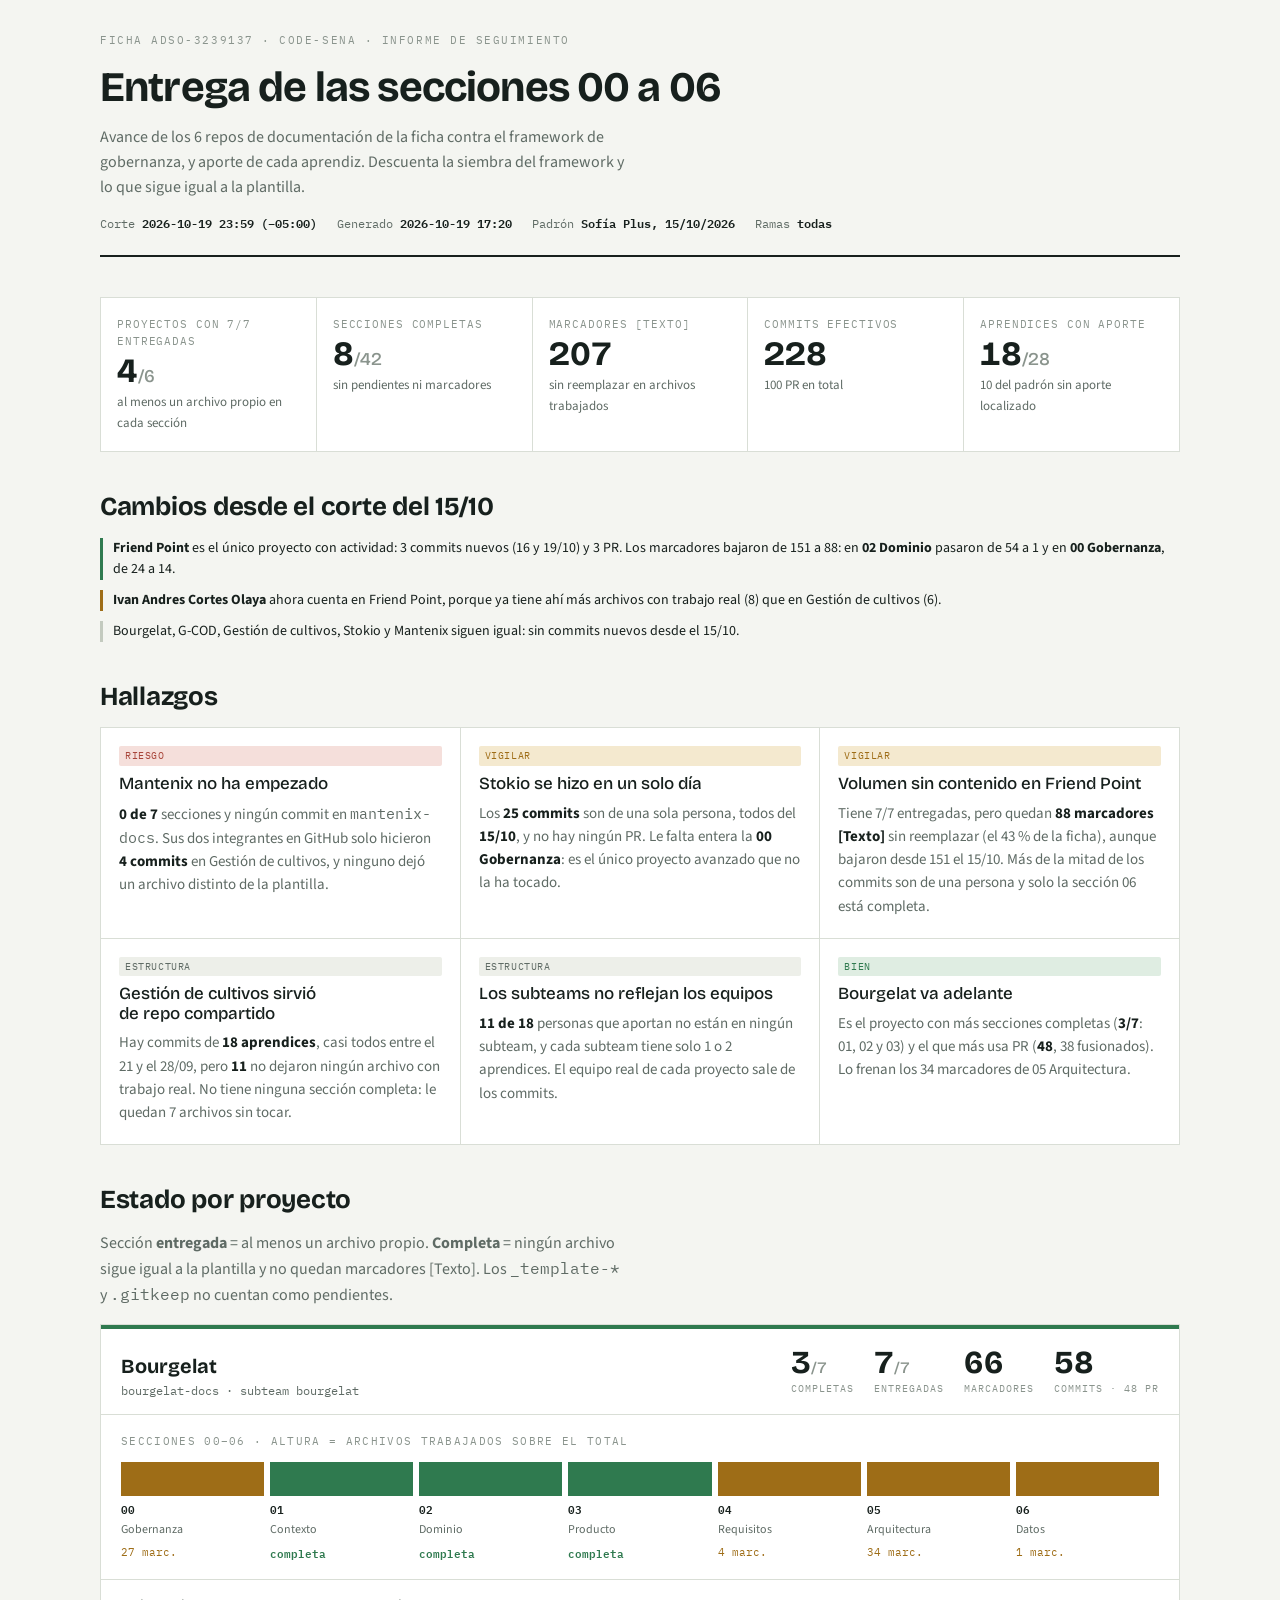
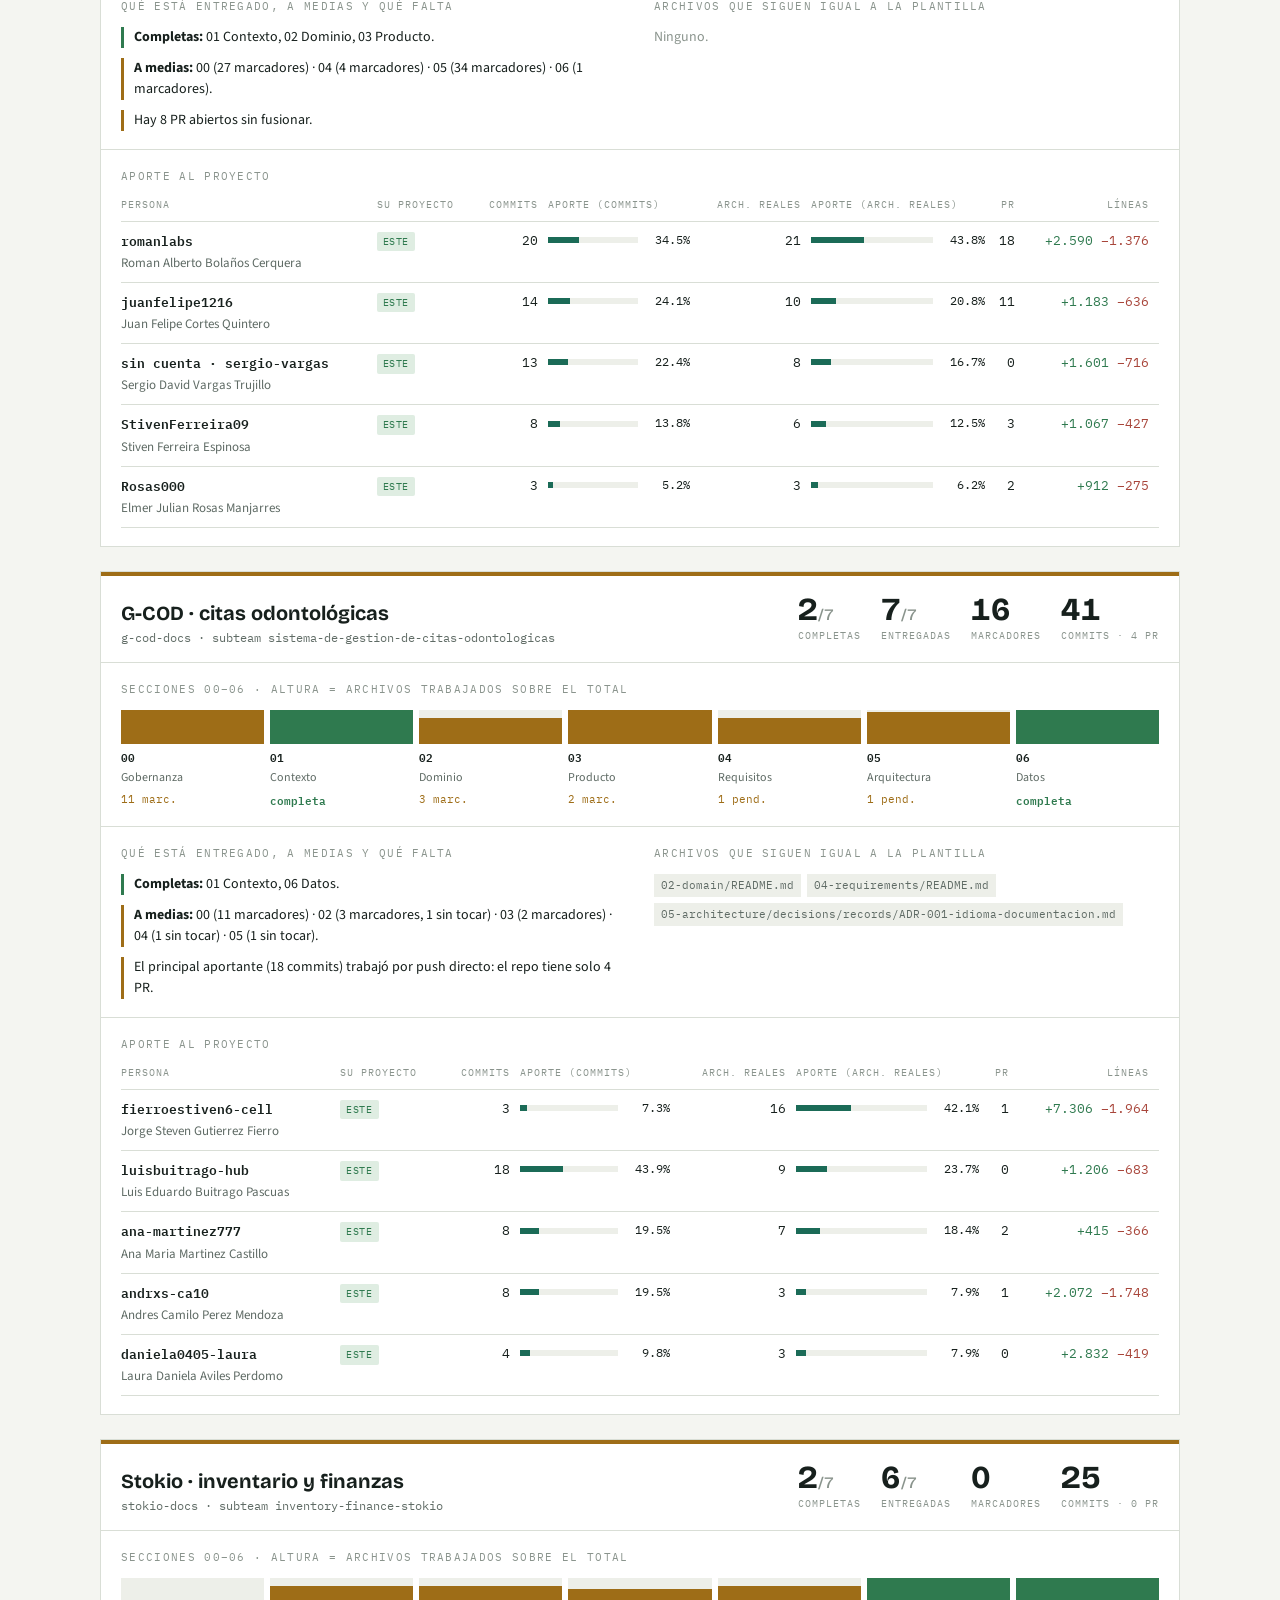
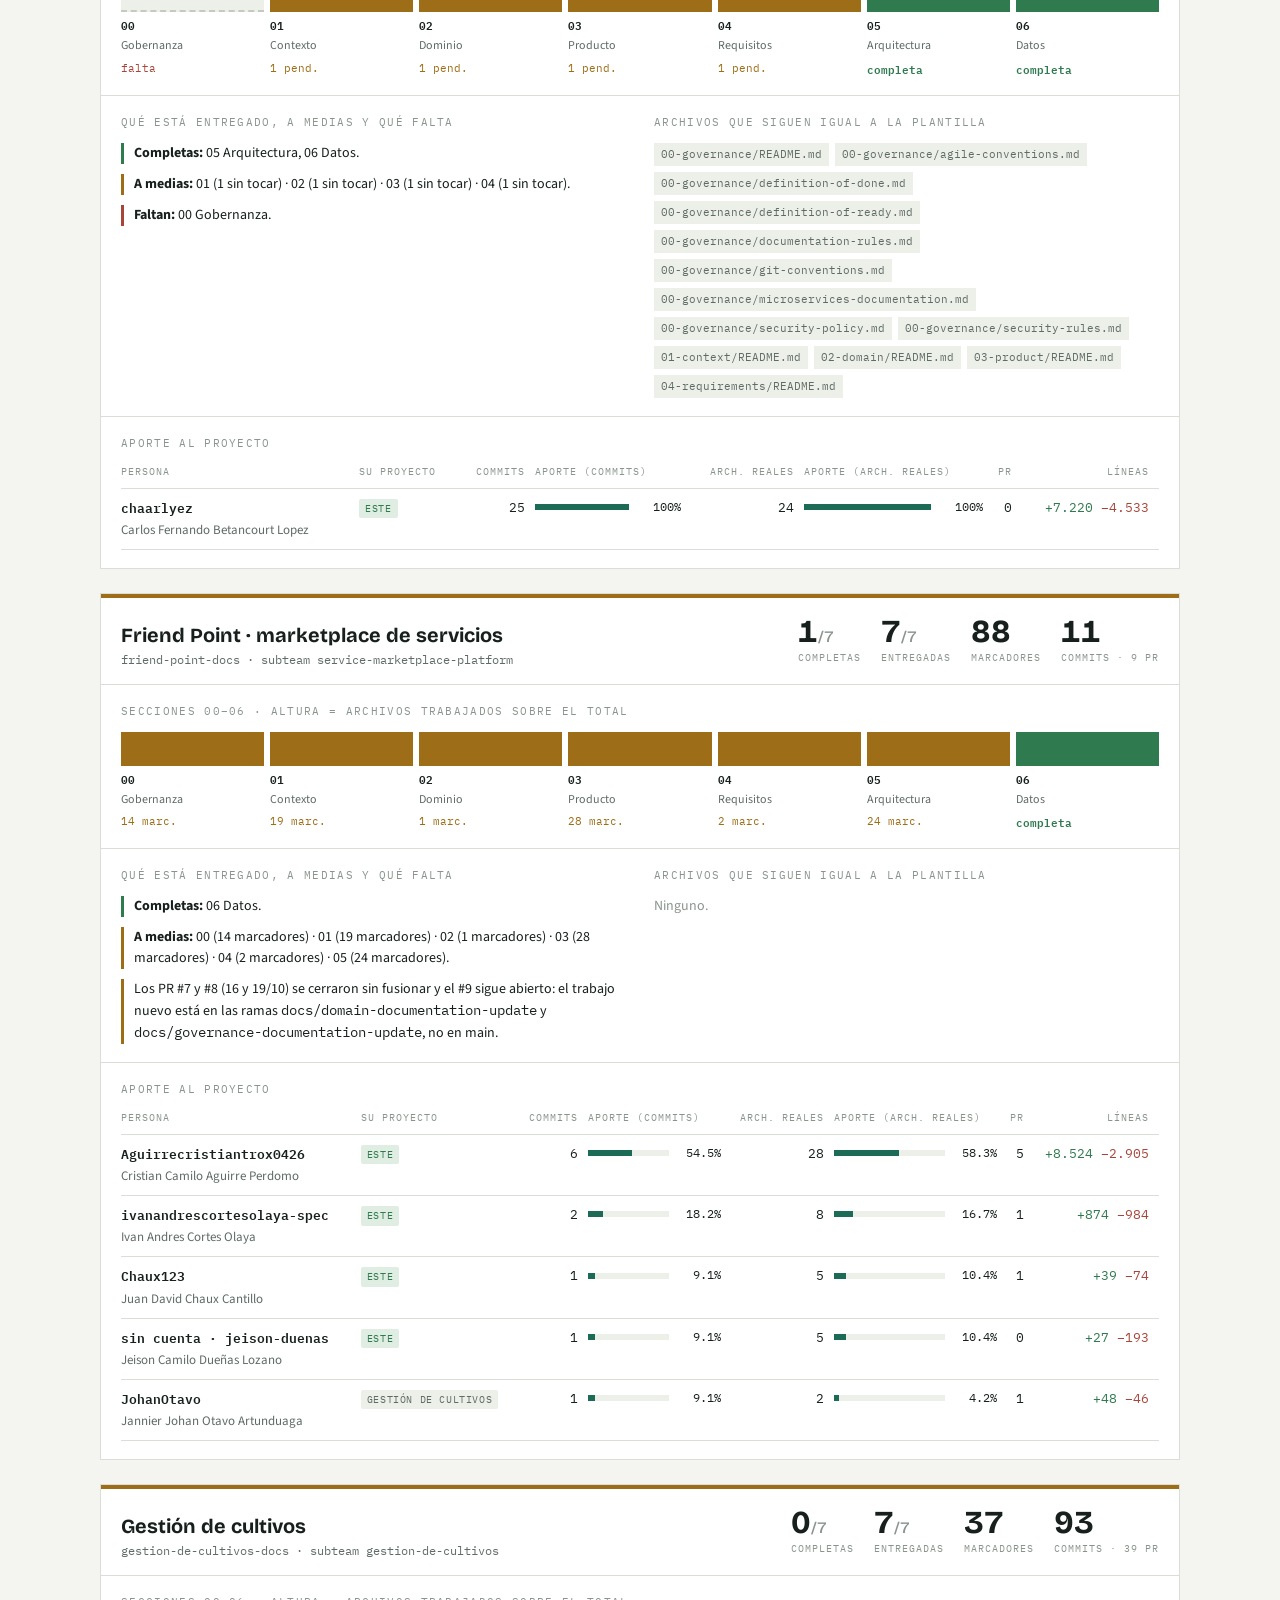
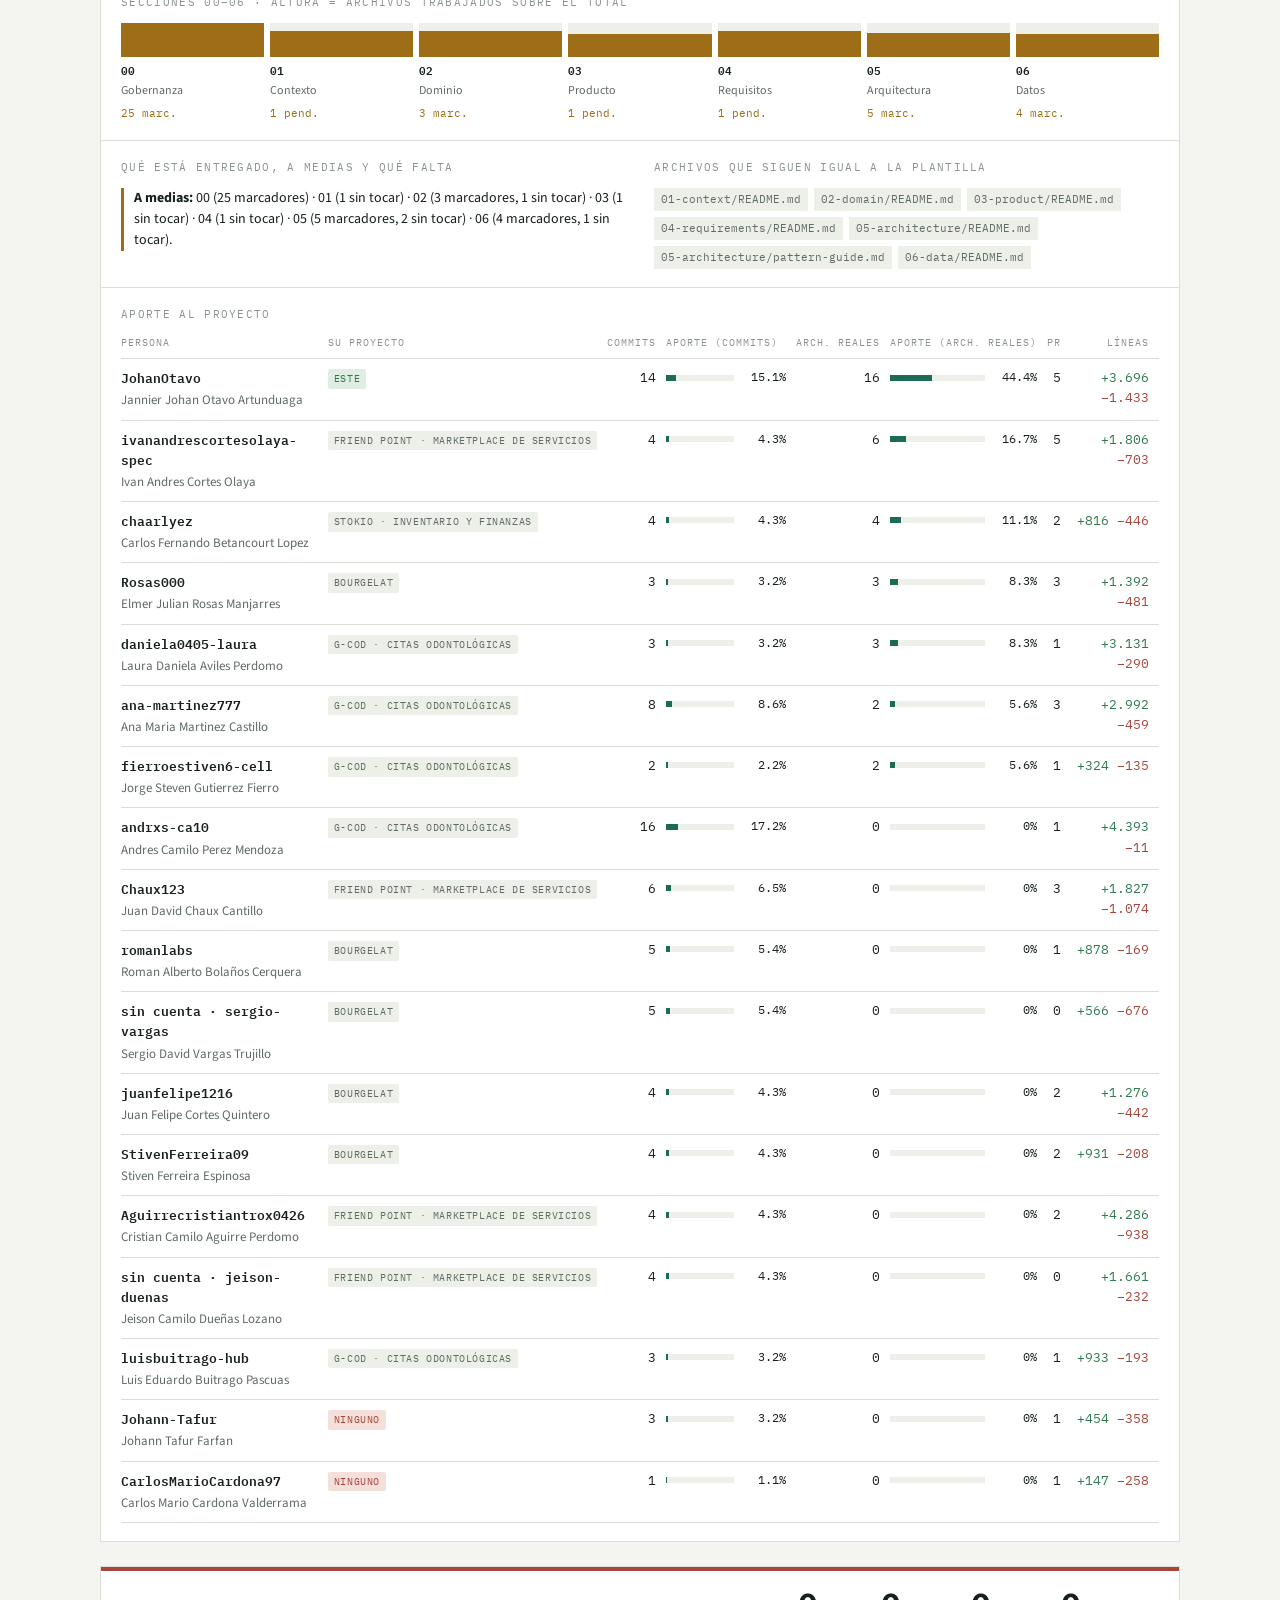
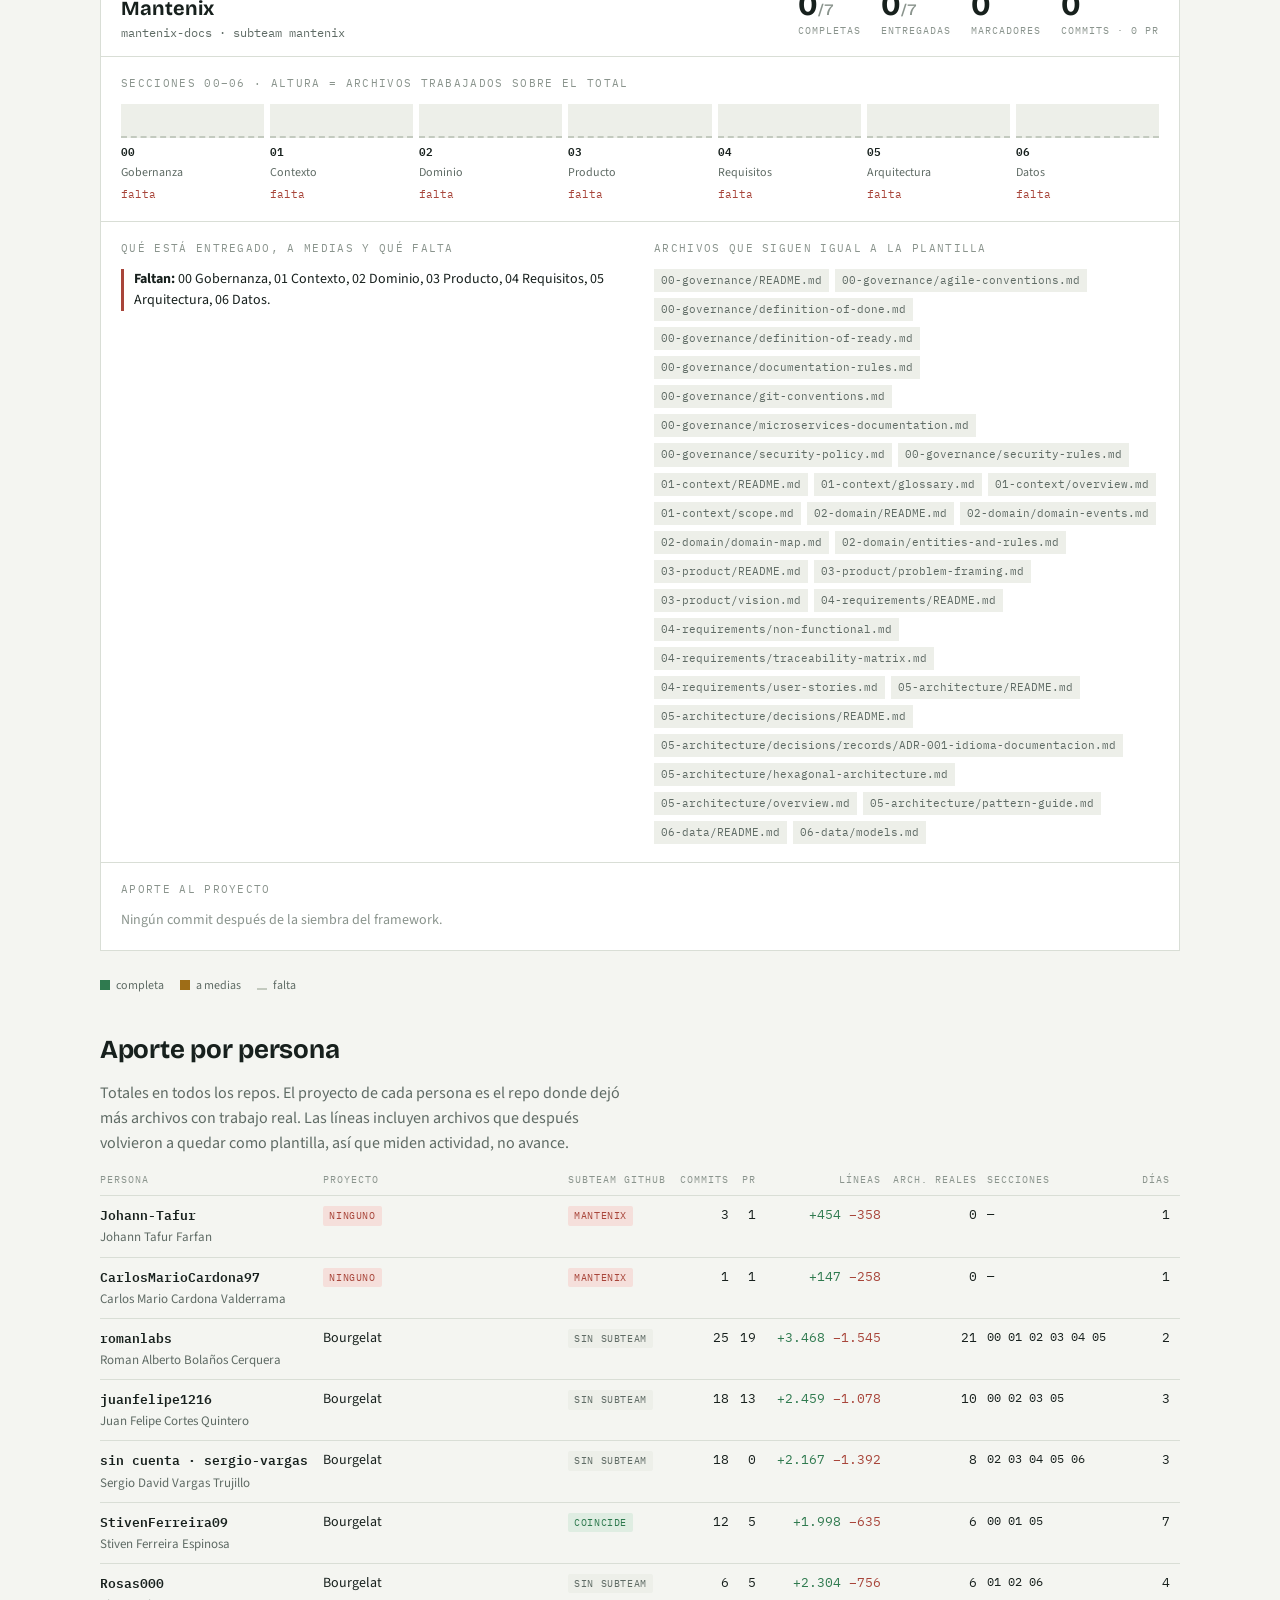
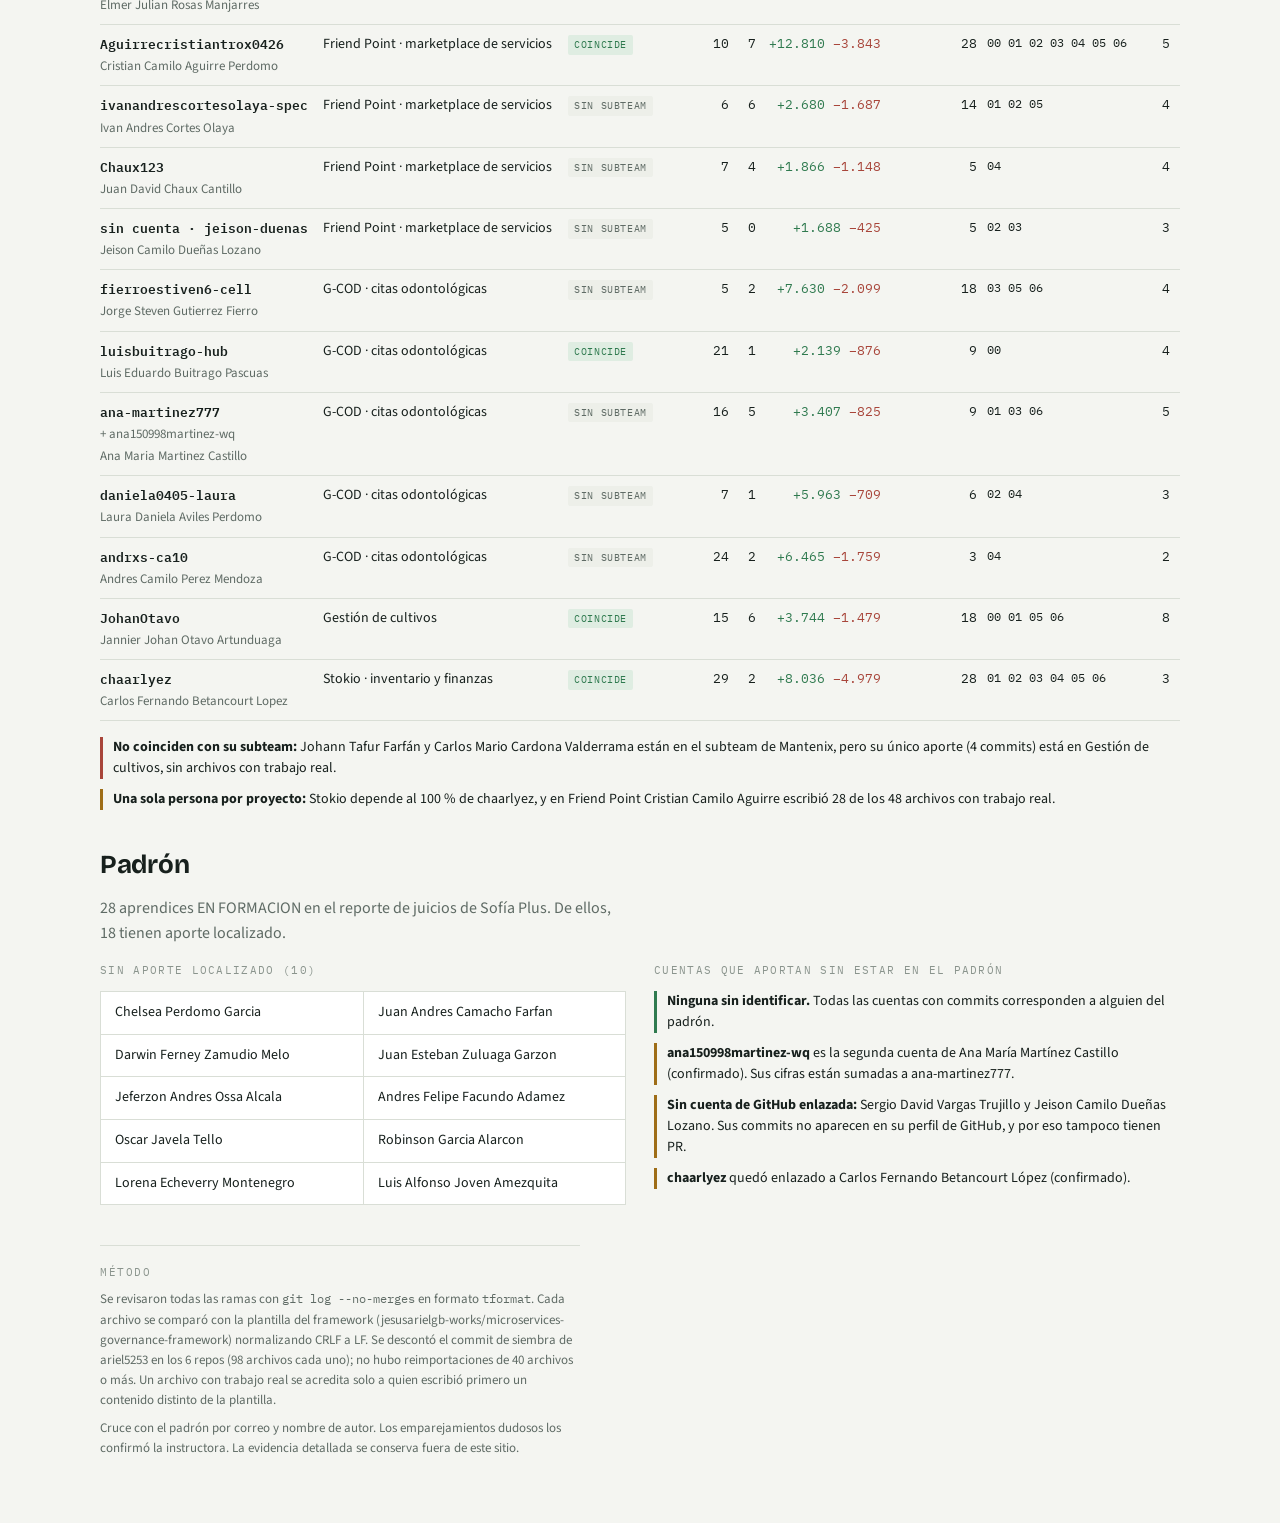
<file: docs/informes/2026-10-19-entrega-00-06/index.html>
<!doctype html><html lang="es"><head><meta charset="utf-8"><meta name="viewport" content="width=device-width,initial-scale=1,viewport-fit=cover"><title>Entrega 00–06 · ADSO-3239137</title>
<meta name="claude:viewport-fit-sides" content="cover">
<link rel="stylesheet" href="https://fonts.googleapis.com/css2?family=Bricolage+Grotesque:opsz,wght@12..96,500;12..96,700&family=IBM+Plex+Mono:wght@400;600&family=Source+Sans+3:ital,wght@0,400;0,600;1,400&display=swap">
<style>
/* Layout: informe de seguimiento — encabezado, KPIs, hallazgos, un artículo por proyecto, personas, padrón, método */
:root{
  --ground:#F4F5F1; --surface:#FFFFFF; --surface-2:#EDEFE9;
  --ink:#17201D; --muted:#5F6B65; --faint:#8A948D;
  --line:#D9DED6; --line-strong:#C3CABF;
  --accent:#1B6B57; --accent-soft:#DCEAE3;
  --ok:#2F7A4F; --warn:#9E6D17; --crit:#A8453A;
  --ok-soft:#DFEDE2; --warn-soft:#F4E9CF; --crit-soft:#F5DFDB;
  --display:"Bricolage Grotesque","Trebuchet MS",sans-serif;
  --body:"Source Sans 3","Segoe UI",system-ui,sans-serif;
  --mono:"IBM Plex Mono",ui-monospace,Consolas,monospace;
}
@media(prefers-color-scheme:dark){
  :root:not([data-theme="light"]){
    --ground:#111512; --surface:#181D19; --surface-2:#1F2521;
    --ink:#E6EAE3; --muted:#9BA69D; --faint:#768078;
    --line:#2A312C; --line-strong:#3A433D;
    --accent:#56B99B; --accent-soft:#1D2E28;
    --ok:#68BE8A; --warn:#D9A945; --crit:#DE8177;
    --ok-soft:#1B2D22; --warn-soft:#2E2818; --crit-soft:#2E1D1B;
    color-scheme:dark;
  }
}
:root[data-theme="dark"]{
  --ground:#111512; --surface:#181D19; --surface-2:#1F2521;
  --ink:#E6EAE3; --muted:#9BA69D; --faint:#768078;
  --line:#2A312C; --line-strong:#3A433D;
  --accent:#56B99B; --accent-soft:#1D2E28;
  --ok:#68BE8A; --warn:#D9A945; --crit:#DE8177;
  --ok-soft:#1B2D22; --warn-soft:#2E2818; --crit-soft:#2E1D1B;
  color-scheme:dark;
}
*{box-sizing:border-box}
body{margin:0;background:var(--ground);color:var(--ink);font-family:var(--body);font-size:16px;line-height:1.55;padding-left:max(16px,env(safe-area-inset-left,0px));padding-right:max(16px,env(safe-area-inset-right,0px));-webkit-font-smoothing:antialiased;}
.wrap{max-width:1080px;margin:0 auto;display:flex;flex-direction:column;gap:40px;padding-block:32px 64px;}
h1,h2,h3{font-family:var(--display);font-weight:700;text-wrap:balance;margin:0;line-height:1.15;}
h1{font-size:clamp(28px,5vw,42px);letter-spacing:-0.02em;}
h2{font-size:clamp(20px,3vw,26px);letter-spacing:-0.01em;}
h3{font-size:17px;font-weight:500;}
p{margin:0}
.eyebrow{font-family:var(--mono);font-size:11px;letter-spacing:.14em;text-transform:uppercase;color:var(--faint);}
.lede{color:var(--muted);max-width:66ch;}
.num{font-family:var(--mono);font-variant-numeric:tabular-nums;}
section{display:flex;flex-direction:column;gap:16px;min-width:0}
header.page{display:flex;flex-direction:column;gap:14px;border-bottom:2px solid var(--ink);padding-bottom:22px;}
.head-meta{display:flex;flex-wrap:wrap;gap:8px 20px;font-family:var(--mono);font-size:12px;color:var(--muted);}
.head-meta b{color:var(--ink);font-weight:600;}
.kpis{display:grid;grid-template-columns:repeat(auto-fit,minmax(150px,1fr));gap:1px;background:var(--line);border:1px solid var(--line);}
.kpi{background:var(--surface);padding:18px 16px;display:flex;flex-direction:column;gap:4px;}
.kpi .v{font-family:var(--display);font-size:34px;font-weight:700;line-height:1;font-variant-numeric:tabular-nums;}
.kpi .v small{font-size:18px;color:var(--faint);font-weight:500}
.kpi .k{font-family:var(--mono);font-size:11px;letter-spacing:.08em;text-transform:uppercase;color:var(--faint);}
.kpi .sub{font-size:13px;color:var(--muted);}
.findings{display:grid;grid-template-columns:repeat(auto-fit,minmax(300px,1fr));gap:1px;background:var(--line);border:1px solid var(--line);}
.finding{background:var(--surface);padding:18px 18px 20px;display:flex;flex-direction:column;gap:8px;min-width:0}
.finding p{font-size:15px;color:var(--muted)}
.finding p b{color:var(--ink)}
.projects{display:flex;flex-direction:column;gap:24px}
.proj{border:1px solid var(--line);background:var(--surface);min-width:0}
.proj > .bar{height:4px;background:var(--accent);}
.proj > .bar.ok{background:var(--ok)} .proj > .bar.warn{background:var(--warn)} .proj > .bar.crit{background:var(--crit)}
.proj-head{display:flex;flex-wrap:wrap;align-items:baseline;justify-content:space-between;gap:12px 20px;padding:18px 20px 14px;border-bottom:1px solid var(--line);}
.proj-head .id{display:flex;flex-direction:column;gap:4px;min-width:0}
.proj-head .repo{font-family:var(--mono);font-size:12px;color:var(--muted)}
.score{display:flex;gap:20px;align-items:baseline;flex-wrap:wrap}
.score > div{display:flex;flex-direction:column;gap:2px}
.score .pct{font-family:var(--display);font-size:32px;font-weight:700;line-height:1;font-variant-numeric:tabular-nums}
.score .pct small{font-size:16px;color:var(--faint);font-weight:500}
.score .lbl{font-family:var(--mono);font-size:10px;letter-spacing:.1em;text-transform:uppercase;color:var(--faint)}
.panel{padding:18px 20px;border-bottom:1px solid var(--line);min-width:0}
.panel:last-child{border-bottom:0;}
.panel-title{font-family:var(--mono);font-size:11px;letter-spacing:.12em;text-transform:uppercase;color:var(--faint);margin-bottom:12px;}
.strip{display:grid;grid-template-columns:repeat(7,minmax(0,1fr));gap:6px;}
.cell{display:flex;flex-direction:column;gap:4px;min-width:0}
.cell .track{height:34px;background:var(--surface-2);position:relative;overflow:hidden;}
.cell .fill{position:absolute;left:0;right:0;bottom:0;background:var(--accent);}
.cell .fill.warn{background:var(--warn)}
.cell .fill.ok{background:var(--ok)}
.cell .fill.zero{background:transparent;border-top:2px dashed var(--line-strong);height:0;}
.cell .sec{font-family:var(--mono);font-size:11px;color:var(--ink);font-weight:600}
.cell .nm{font-size:12px;color:var(--muted);overflow:hidden;text-overflow:ellipsis;white-space:nowrap}
.cell .frac{font-family:var(--mono);font-size:11px;color:var(--muted)}
.cell .frac.full{color:var(--ok);font-weight:600;}
.cell .frac.none{color:var(--crit);}
.cell .frac.half{color:var(--warn);}
.legend{display:flex;flex-wrap:wrap;gap:6px 16px;font-size:12px;color:var(--muted);margin-top:10px}
.legend i{display:inline-block;width:10px;height:10px;margin-right:6px;vertical-align:-1px}
.cols{display:grid;grid-template-columns:repeat(auto-fit,minmax(280px,1fr));gap:18px 28px}
.cols > div{min-width:0}
.tbl{overflow-x:auto}
table{border-collapse:collapse;width:100%;font-size:14px;min-width:600px;}
th{font-family:var(--mono);font-size:10px;letter-spacing:.1em;text-transform:uppercase;color:var(--faint);text-align:left;font-weight:400;padding:0 10px 8px 0;border-bottom:1px solid var(--line);white-space:nowrap}
th.r,td.r{text-align:right}
td{padding:9px 10px 9px 0;border-bottom:1px solid var(--line);vertical-align:top;}
td.r{font-family:var(--mono);font-variant-numeric:tabular-nums;font-size:13px}
.user{font-family:var(--mono);font-size:13px;font-weight:600;}
.who{display:flex;flex-direction:column;gap:2px}
.who .n{font-size:13px;color:var(--muted)}
.plus{color:var(--ok);} .minus{color:var(--crit);}
.share{display:flex;align-items:center;gap:8px;min-width:120px;}
.share .t{flex:1;height:6px;background:var(--surface-2);}
.share .f{height:6px;background:var(--accent);display:block;}
.share .p{font-family:var(--mono);font-size:12px;width:44px;text-align:right;font-variant-numeric:tabular-nums}
.tag{display:inline-block;font-family:var(--mono);font-size:10px;letter-spacing:.06em;text-transform:uppercase;padding:2px 6px;border-radius:2px;white-space:nowrap;}
.tag.warn{background:var(--warn-soft);color:var(--warn);}
.tag.crit{background:var(--crit-soft);color:var(--crit);}
.tag.ok{background:var(--ok-soft);color:var(--ok);}
.tag.flat{background:var(--surface-2);color:var(--muted);}
.notes{display:flex;flex-direction:column;gap:10px;}
.note{display:flex;gap:10px;align-items:flex-start;font-size:14px;line-height:1.5;}
.note .dot{width:3px;align-self:stretch;flex:none;background:var(--line-strong);}
.note.risk .dot{background:var(--crit);}
.note.watch .dot{background:var(--warn);}
.note.good .dot{background:var(--ok);}
ul.pend{margin:0;padding-left:0;list-style:none;display:flex;flex-wrap:wrap;gap:6px;}
ul.pend li{font-family:var(--mono);font-size:11px;padding:3px 7px;background:var(--surface-2);color:var(--muted);overflow-wrap:anywhere}
ul.pend li b{color:var(--ink);font-weight:600}
.empty{font-size:14px;color:var(--faint)}
.roster{display:grid;grid-template-columns:repeat(auto-fit,minmax(240px,1fr));gap:1px;background:var(--line);border:1px solid var(--line)}
.roster div{background:var(--surface);padding:10px 14px;font-size:14px;display:flex;justify-content:space-between;gap:10px}
.roster .doc{font-family:var(--mono);font-size:12px;color:var(--faint)}
footer{border-top:1px solid var(--line);padding-top:18px;font-size:13px;color:var(--muted);display:flex;flex-direction:column;gap:8px;max-width:80ch}
footer code{font-family:var(--mono);font-size:12px}
@media (max-width:560px){ .strip{grid-template-columns:repeat(4,minmax(0,1fr))} }
</style>
</head><body>

<div class="wrap" id="app"></div>
<script id="datos" type="application/json">{"corte": "2026-10-19 23:59", "generado": "2026-10-19 17:20", "totales": {"repos": 6, "commits_efectivos": 228, "prs": 100, "contribuyentes": 19}, "nombres_sec": {"00": "Gobernanza", "01": "Contexto", "02": "Dominio", "03": "Producto", "04": "Requisitos", "05": "Arquitectura", "06": "Datos"}, "proyectos": [{"repo": "bourgelat-docs", "proyecto": "bourgelat", "secciones_entregadas": 7, "total_secciones": 7, "faltan": [], "commits": 58, "prs": 48, "contribuyentes": 5, "mayor_aporte_pct": 34.5, "placeholders": 66, "completas": 3, "marcadores": 66, "prs_merged": 38, "prs_open": 8, "secciones": {"00": {"estado": "a medias", "trabajados": 10, "pendientes": [], "ph": 27}, "01": {"estado": "completa", "trabajados": 4, "pendientes": [], "ph": 0}, "02": {"estado": "completa", "trabajados": 4, "pendientes": [], "ph": 0}, "03": {"estado": "completa", "trabajados": 3, "pendientes": [], "ph": 0}, "04": {"estado": "a medias", "trabajados": 4, "pendientes": [], "ph": 4}, "05": {"estado": "a medias", "trabajados": 7, "pendientes": [], "ph": 34}, "06": {"estado": "a medias", "trabajados": 4, "pendientes": [], "ph": 1}}}, {"repo": "friend-point-docs", "proyecto": "service-marketplace-platform", "secciones_entregadas": 7, "total_secciones": 7, "faltan": [], "commits": 11, "prs": 9, "contribuyentes": 5, "mayor_aporte_pct": 54.5, "placeholders": 115, "completas": 1, "marcadores": 88, "prs_merged": 7, "prs_open": 0, "secciones": {"00": {"estado": "a medias", "trabajados": 10, "pendientes": [], "ph": 14}, "01": {"estado": "a medias", "trabajados": 4, "pendientes": [], "ph": 19}, "02": {"estado": "a medias", "trabajados": 4, "pendientes": [], "ph": 1}, "03": {"estado": "a medias", "trabajados": 3, "pendientes": [], "ph": 28}, "04": {"estado": "a medias", "trabajados": 5, "pendientes": [], "ph": 2}, "05": {"estado": "a medias", "trabajados": 8, "pendientes": [], "ph": 24}, "06": {"estado": "completa", "trabajados": 2, "pendientes": [], "ph": 0}}}, {"repo": "g-cod-docs", "proyecto": "sistema-de-gestion-de-citas-odontologicas", "secciones_entregadas": 7, "total_secciones": 7, "faltan": [], "commits": 41, "prs": 4, "contribuyentes": 6, "mayor_aporte_pct": 43.9, "placeholders": 21, "completas": 2, "marcadores": 16, "prs_merged": 4, "prs_open": 0, "secciones": {"00": {"estado": "a medias", "trabajados": 9, "pendientes": [], "ph": 11}, "01": {"estado": "completa", "trabajados": 4, "pendientes": [], "ph": 0}, "02": {"estado": "a medias", "trabajados": 3, "pendientes": ["02-domain/README.md"], "ph": 3}, "03": {"estado": "a medias", "trabajados": 3, "pendientes": [], "ph": 2}, "04": {"estado": "a medias", "trabajados": 3, "pendientes": ["04-requirements/README.md"], "ph": 0}, "05": {"estado": "a medias", "trabajados": 12, "pendientes": ["05-architecture/decisions/records/ADR-001-idioma-documentacion.md"], "ph": 0}, "06": {"estado": "completa", "trabajados": 7, "pendientes": [], "ph": 0}}}, {"repo": "gestion-de-cultivos-docs", "proyecto": "gestion-de-cultivos", "secciones_entregadas": 7, "total_secciones": 7, "faltan": [], "commits": 93, "prs": 39, "contribuyentes": 19, "mayor_aporte_pct": 17.2, "placeholders": 37, "completas": 0, "marcadores": 37, "prs_merged": 24, "prs_open": 0, "secciones": {"00": {"estado": "a medias", "trabajados": 12, "pendientes": [], "ph": 25}, "01": {"estado": "a medias", "trabajados": 3, "pendientes": ["01-context/README.md"], "ph": 0}, "02": {"estado": "a medias", "trabajados": 3, "pendientes": ["02-domain/README.md"], "ph": 3}, "03": {"estado": "a medias", "trabajados": 2, "pendientes": ["03-product/README.md"], "ph": 0}, "04": {"estado": "a medias", "trabajados": 3, "pendientes": ["04-requirements/README.md"], "ph": 0}, "05": {"estado": "a medias", "trabajados": 5, "pendientes": ["05-architecture/README.md", "05-architecture/pattern-guide.md"], "ph": 5}, "06": {"estado": "a medias", "trabajados": 2, "pendientes": ["06-data/README.md"], "ph": 4}}}, {"repo": "stokio-docs", "proyecto": "inventory-finance-stokio", "secciones_entregadas": 6, "total_secciones": 7, "faltan": ["00"], "commits": 25, "prs": 0, "contribuyentes": 1, "mayor_aporte_pct": 100.0, "placeholders": 0, "completas": 2, "marcadores": 0, "prs_merged": 0, "prs_open": 0, "secciones": {"00": {"estado": "falta", "trabajados": 0, "pendientes": ["00-governance/README.md", "00-governance/agile-conventions.md", "00-governance/definition-of-done.md", "00-governance/definition-of-ready.md", "00-governance/documentation-rules.md", "00-governance/git-conventions.md", "00-governance/microservices-documentation.md", "00-governance/security-policy.md", "00-governance/security-rules.md"], "ph": 0}, "01": {"estado": "a medias", "trabajados": 3, "pendientes": ["01-context/README.md"], "ph": 0}, "02": {"estado": "a medias", "trabajados": 3, "pendientes": ["02-domain/README.md"], "ph": 0}, "03": {"estado": "a medias", "trabajados": 2, "pendientes": ["03-product/README.md"], "ph": 0}, "04": {"estado": "a medias", "trabajados": 3, "pendientes": ["04-requirements/README.md"], "ph": 0}, "05": {"estado": "completa", "trabajados": 11, "pendientes": [], "ph": 0}, "06": {"estado": "completa", "trabajados": 2, "pendientes": [], "ph": 0}}}, {"repo": "mantenix-docs", "proyecto": "mantenix", "secciones_entregadas": 0, "total_secciones": 7, "faltan": ["00", "01", "02", "03", "04", "05", "06"], "commits": 0, "prs": 0, "contribuyentes": 0, "mayor_aporte_pct": 0.0, "placeholders": 0, "completas": 0, "marcadores": 0, "prs_merged": 0, "prs_open": 0, "secciones": {"00": {"estado": "falta", "trabajados": 0, "pendientes": ["00-governance/README.md", "00-governance/agile-conventions.md", "00-governance/definition-of-done.md", "00-governance/definition-of-ready.md", "00-governance/documentation-rules.md", "00-governance/git-conventions.md", "00-governance/microservices-documentation.md", "00-governance/security-policy.md", "00-governance/security-rules.md"], "ph": 0}, "01": {"estado": "falta", "trabajados": 0, "pendientes": ["01-context/README.md", "01-context/glossary.md", "01-context/overview.md", "01-context/scope.md"], "ph": 0}, "02": {"estado": "falta", "trabajados": 0, "pendientes": ["02-domain/README.md", "02-domain/domain-events.md", "02-domain/domain-map.md", "02-domain/entities-and-rules.md"], "ph": 0}, "03": {"estado": "falta", "trabajados": 0, "pendientes": ["03-product/README.md", "03-product/problem-framing.md", "03-product/vision.md"], "ph": 0}, "04": {"estado": "falta", "trabajados": 0, "pendientes": ["04-requirements/README.md", "04-requirements/non-functional.md", "04-requirements/traceability-matrix.md", "04-requirements/user-stories.md"], "ph": 0}, "05": {"estado": "falta", "trabajados": 0, "pendientes": ["05-architecture/README.md", "05-architecture/decisions/README.md", "05-architecture/decisions/records/ADR-001-idioma-documentacion.md", "05-architecture/hexagonal-architecture.md", "05-architecture/overview.md", "05-architecture/pattern-guide.md"], "ph": 0}, "06": {"estado": "falta", "trabajados": 0, "pendientes": ["06-data/README.md", "06-data/models.md"], "ph": 0}}}], "personas": [{"login": "romanlabs", "cuentas": ["romanlabs"], "nombre": "ROMAN ALBERTO BOLAÑOS CERQUERA", "proyecto_repo": "bourgelat-docs", "proyecto": "bourgelat", "subteam": [], "coincide_subteam": null, "commits": 25, "prs": 19, "add": 3468, "del": 1545, "arch_reales": 21, "secciones": ["00", "01", "02", "03", "04", "05"], "dias": 2, "por_repo": {"bourgelat-docs": {"commits": 20, "arch_reales": 21, "prs": 18, "add": 2590, "del": 1376}, "gestion-de-cultivos-docs": {"commits": 5, "arch_reales": 0, "prs": 1, "add": 878, "del": 169}}}, {"login": "juanfelipe1216", "cuentas": ["juanfelipe1216"], "nombre": "JUAN FELIPE CORTES QUINTERO", "proyecto_repo": "bourgelat-docs", "proyecto": "bourgelat", "subteam": [], "coincide_subteam": null, "commits": 18, "prs": 13, "add": 2459, "del": 1078, "arch_reales": 10, "secciones": ["00", "02", "03", "05"], "dias": 3, "por_repo": {"bourgelat-docs": {"commits": 14, "arch_reales": 10, "prs": 11, "add": 1183, "del": 636}, "gestion-de-cultivos-docs": {"commits": 4, "arch_reales": 0, "prs": 2, "add": 1276, "del": 442}}}, {"login": "sin-cuenta:sergio-vargas", "cuentas": ["sin-cuenta:sergio-vargas"], "nombre": "SERGIO DAVID VARGAS TRUJILLO", "proyecto_repo": "bourgelat-docs", "proyecto": "bourgelat", "subteam": [], "coincide_subteam": null, "commits": 18, "prs": 0, "add": 2167, "del": 1392, "arch_reales": 8, "secciones": ["02", "03", "04", "05", "06"], "dias": 3, "por_repo": {"bourgelat-docs": {"commits": 13, "arch_reales": 8, "prs": 0, "add": 1601, "del": 716}, "gestion-de-cultivos-docs": {"commits": 5, "arch_reales": 0, "prs": 0, "add": 566, "del": 676}}}, {"login": "StivenFerreira09", "cuentas": ["StivenFerreira09"], "nombre": "STIVEN FERREIRA ESPINOSA", "proyecto_repo": "bourgelat-docs", "proyecto": "bourgelat", "subteam": ["bourgelat"], "coincide_subteam": true, "commits": 12, "prs": 5, "add": 1998, "del": 635, "arch_reales": 6, "secciones": ["00", "01", "05"], "dias": 7, "por_repo": {"bourgelat-docs": {"commits": 8, "arch_reales": 6, "prs": 3, "add": 1067, "del": 427}, "gestion-de-cultivos-docs": {"commits": 4, "arch_reales": 0, "prs": 2, "add": 931, "del": 208}}}, {"login": "Rosas000", "cuentas": ["Rosas000"], "nombre": "ELMER JULIAN ROSAS MANJARRES", "proyecto_repo": "bourgelat-docs", "proyecto": "bourgelat", "subteam": [], "coincide_subteam": null, "commits": 6, "prs": 5, "add": 2304, "del": 756, "arch_reales": 6, "secciones": ["01", "02", "06"], "dias": 4, "por_repo": {"bourgelat-docs": {"commits": 3, "arch_reales": 3, "prs": 2, "add": 912, "del": 275}, "gestion-de-cultivos-docs": {"commits": 3, "arch_reales": 3, "prs": 3, "add": 1392, "del": 481}}}, {"login": "Aguirrecristiantrox0426", "cuentas": ["Aguirrecristiantrox0426"], "nombre": "CRISTIAN CAMILO AGUIRRE PERDOMO", "proyecto_repo": "friend-point-docs", "proyecto": "service-marketplace-platform", "subteam": ["service-marketplace-platform"], "coincide_subteam": true, "commits": 10, "prs": 7, "add": 12810, "del": 3843, "arch_reales": 28, "secciones": ["00", "01", "02", "03", "04", "05", "06"], "dias": 5, "por_repo": {"friend-point-docs": {"commits": 6, "arch_reales": 28, "prs": 5, "add": 8524, "del": 2905}, "gestion-de-cultivos-docs": {"commits": 4, "arch_reales": 0, "prs": 2, "add": 4286, "del": 938}}}, {"login": "ivanandrescortesolaya-spec", "cuentas": ["ivanandrescortesolaya-spec"], "nombre": "IVAN ANDRES CORTES OLAYA", "proyecto_repo": "friend-point-docs", "proyecto": "service-marketplace-platform", "subteam": [], "coincide_subteam": null, "commits": 6, "prs": 6, "add": 2680, "del": 1687, "arch_reales": 14, "secciones": ["01", "02", "05"], "dias": 4, "por_repo": {"friend-point-docs": {"commits": 2, "arch_reales": 8, "prs": 1, "add": 874, "del": 984}, "gestion-de-cultivos-docs": {"commits": 4, "arch_reales": 6, "prs": 5, "add": 1806, "del": 703}}}, {"login": "Chaux123", "cuentas": ["Chaux123"], "nombre": "JUAN DAVID CHAUX CANTILLO", "proyecto_repo": "friend-point-docs", "proyecto": "service-marketplace-platform", "subteam": [], "coincide_subteam": null, "commits": 7, "prs": 4, "add": 1866, "del": 1148, "arch_reales": 5, "secciones": ["04"], "dias": 4, "por_repo": {"friend-point-docs": {"commits": 1, "arch_reales": 5, "prs": 1, "add": 39, "del": 74}, "gestion-de-cultivos-docs": {"commits": 6, "arch_reales": 0, "prs": 3, "add": 1827, "del": 1074}}}, {"login": "sin-cuenta:jeison-duenas", "cuentas": ["sin-cuenta:jeison-duenas"], "nombre": "JEISON CAMILO DUEÑAS LOZANO", "proyecto_repo": "friend-point-docs", "proyecto": "service-marketplace-platform", "subteam": [], "coincide_subteam": null, "commits": 5, "prs": 0, "add": 1688, "del": 425, "arch_reales": 5, "secciones": ["02", "03"], "dias": 3, "por_repo": {"friend-point-docs": {"commits": 1, "arch_reales": 5, "prs": 0, "add": 27, "del": 193}, "gestion-de-cultivos-docs": {"commits": 4, "arch_reales": 0, "prs": 0, "add": 1661, "del": 232}}}, {"login": "fierroestiven6-cell", "cuentas": ["fierroestiven6-cell"], "nombre": "JORGE STEVEN GUTIERREZ FIERRO", "proyecto_repo": "g-cod-docs", "proyecto": "sistema-de-gestion-de-citas-odontologicas", "subteam": [], "coincide_subteam": null, "commits": 5, "prs": 2, "add": 7630, "del": 2099, "arch_reales": 18, "secciones": ["03", "05", "06"], "dias": 4, "por_repo": {"g-cod-docs": {"commits": 3, "arch_reales": 16, "prs": 1, "add": 7306, "del": 1964}, "gestion-de-cultivos-docs": {"commits": 2, "arch_reales": 2, "prs": 1, "add": 324, "del": 135}}}, {"login": "luisbuitrago-hub", "cuentas": ["luisbuitrago-hub"], "nombre": "LUIS EDUARDO BUITRAGO PASCUAS", "proyecto_repo": "g-cod-docs", "proyecto": "sistema-de-gestion-de-citas-odontologicas", "subteam": ["sistema-de-gestion-de-citas-odontologicas"], "coincide_subteam": true, "commits": 21, "prs": 1, "add": 2139, "del": 876, "arch_reales": 9, "secciones": ["00"], "dias": 4, "por_repo": {"g-cod-docs": {"commits": 18, "arch_reales": 9, "prs": 0, "add": 1206, "del": 683}, "gestion-de-cultivos-docs": {"commits": 3, "arch_reales": 0, "prs": 1, "add": 933, "del": 193}}}, {"login": "ana-martinez777", "cuentas": ["ana-martinez777", "ana150998martinez-wq"], "nombre": "ANA MARIA MARTINEZ CASTILLO", "proyecto_repo": "g-cod-docs", "proyecto": "sistema-de-gestion-de-citas-odontologicas", "subteam": [], "coincide_subteam": null, "commits": 16, "prs": 5, "add": 3407, "del": 825, "arch_reales": 9, "secciones": ["01", "03", "06"], "dias": 5, "por_repo": {"g-cod-docs": {"commits": 8, "arch_reales": 7, "prs": 2, "add": 415, "del": 366}, "gestion-de-cultivos-docs": {"commits": 8, "arch_reales": 2, "prs": 3, "add": 2992, "del": 459}}}, {"login": "daniela0405-laura", "cuentas": ["daniela0405-laura"], "nombre": "LAURA DANIELA AVILES PERDOMO", "proyecto_repo": "g-cod-docs", "proyecto": "sistema-de-gestion-de-citas-odontologicas", "subteam": [], "coincide_subteam": null, "commits": 7, "prs": 1, "add": 5963, "del": 709, "arch_reales": 6, "secciones": ["02", "04"], "dias": 3, "por_repo": {"g-cod-docs": {"commits": 4, "arch_reales": 3, "prs": 0, "add": 2832, "del": 419}, "gestion-de-cultivos-docs": {"commits": 3, "arch_reales": 3, "prs": 1, "add": 3131, "del": 290}}}, {"login": "andrxs-ca10", "cuentas": ["andrxs-ca10"], "nombre": "ANDRES CAMILO PEREZ MENDOZA", "proyecto_repo": "g-cod-docs", "proyecto": "sistema-de-gestion-de-citas-odontologicas", "subteam": [], "coincide_subteam": null, "commits": 24, "prs": 2, "add": 6465, "del": 1759, "arch_reales": 3, "secciones": ["04"], "dias": 2, "por_repo": {"g-cod-docs": {"commits": 8, "arch_reales": 3, "prs": 1, "add": 2072, "del": 1748}, "gestion-de-cultivos-docs": {"commits": 16, "arch_reales": 0, "prs": 1, "add": 4393, "del": 11}}}, {"login": "JohanOtavo", "cuentas": ["JohanOtavo"], "nombre": "JANNIER JOHAN OTAVO ARTUNDUAGA", "proyecto_repo": "gestion-de-cultivos-docs", "proyecto": "gestion-de-cultivos", "subteam": ["gestion-de-cultivos"], "coincide_subteam": true, "commits": 15, "prs": 6, "add": 3744, "del": 1479, "arch_reales": 18, "secciones": ["00", "01", "05", "06"], "dias": 8, "por_repo": {"friend-point-docs": {"commits": 1, "arch_reales": 2, "prs": 1, "add": 48, "del": 46}, "gestion-de-cultivos-docs": {"commits": 14, "arch_reales": 16, "prs": 5, "add": 3696, "del": 1433}}}, {"login": "chaarlyez", "cuentas": ["chaarlyez"], "nombre": "CARLOS FERNANDO BETANCOURT LOPEZ", "proyecto_repo": "stokio-docs", "proyecto": "inventory-finance-stokio", "subteam": ["inventory-finance-stokio"], "coincide_subteam": true, "commits": 29, "prs": 2, "add": 8036, "del": 4979, "arch_reales": 28, "secciones": ["01", "02", "03", "04", "05", "06"], "dias": 3, "por_repo": {"gestion-de-cultivos-docs": {"commits": 4, "arch_reales": 4, "prs": 2, "add": 816, "del": 446}, "stokio-docs": {"commits": 25, "arch_reales": 24, "prs": 0, "add": 7220, "del": 4533}}}, {"login": "Johann-Tafur", "cuentas": ["Johann-Tafur"], "nombre": "JOHANN TAFUR FARFAN", "proyecto_repo": "", "proyecto": "", "subteam": ["mantenix"], "coincide_subteam": false, "commits": 3, "prs": 1, "add": 454, "del": 358, "arch_reales": 0, "secciones": [], "dias": 1, "por_repo": {"gestion-de-cultivos-docs": {"commits": 3, "arch_reales": 0, "prs": 1, "add": 454, "del": 358}}}, {"login": "CarlosMarioCardona97", "cuentas": ["CarlosMarioCardona97"], "nombre": "CARLOS MARIO CARDONA VALDERRAMA", "proyecto_repo": "", "proyecto": "", "subteam": ["mantenix"], "coincide_subteam": false, "commits": 1, "prs": 1, "add": 147, "del": 258, "arch_reales": 0, "secciones": [], "dias": 1, "por_repo": {"gestion-de-cultivos-docs": {"commits": 1, "arch_reales": 0, "prs": 1, "add": 147, "del": 258}}}], "aporte": [{"repo": "bourgelat-docs", "login": "romanlabs", "nombre": "ROMAN ALBERTO BOLAÑOS CERQUERA", "es_su_proyecto": "si", "commits": 20, "pct_commits": 34.5, "arch_reales": 21, "pct_arch_reales": 43.8, "prs": 18, "add": 2590, "del": 1376}, {"repo": "bourgelat-docs", "login": "juanfelipe1216", "nombre": "JUAN FELIPE CORTES QUINTERO", "es_su_proyecto": "si", "commits": 14, "pct_commits": 24.1, "arch_reales": 10, "pct_arch_reales": 20.8, "prs": 11, "add": 1183, "del": 636}, {"repo": "bourgelat-docs", "login": "sin-cuenta:sergio-vargas", "nombre": "SERGIO DAVID VARGAS TRUJILLO", "es_su_proyecto": "si", "commits": 13, "pct_commits": 22.4, "arch_reales": 8, "pct_arch_reales": 16.7, "prs": 0, "add": 1601, "del": 716}, {"repo": "bourgelat-docs", "login": "StivenFerreira09", "nombre": "STIVEN FERREIRA ESPINOSA", "es_su_proyecto": "si", "commits": 8, "pct_commits": 13.8, "arch_reales": 6, "pct_arch_reales": 12.5, "prs": 3, "add": 1067, "del": 427}, {"repo": "bourgelat-docs", "login": "Rosas000", "nombre": "ELMER JULIAN ROSAS MANJARRES", "es_su_proyecto": "si", "commits": 3, "pct_commits": 5.2, "arch_reales": 3, "pct_arch_reales": 6.2, "prs": 2, "add": 912, "del": 275}, {"repo": "friend-point-docs", "login": "Aguirrecristiantrox0426", "nombre": "CRISTIAN CAMILO AGUIRRE PERDOMO", "es_su_proyecto": "si", "commits": 6, "pct_commits": 54.5, "arch_reales": 28, "pct_arch_reales": 58.3, "prs": 5, "add": 8524, "del": 2905}, {"repo": "friend-point-docs", "login": "ivanandrescortesolaya-spec", "nombre": "IVAN ANDRES CORTES OLAYA", "es_su_proyecto": "si", "commits": 2, "pct_commits": 18.2, "arch_reales": 8, "pct_arch_reales": 16.7, "prs": 1, "add": 874, "del": 984}, {"repo": "friend-point-docs", "login": "Chaux123", "nombre": "JUAN DAVID CHAUX CANTILLO", "es_su_proyecto": "si", "commits": 1, "pct_commits": 9.1, "arch_reales": 5, "pct_arch_reales": 10.4, "prs": 1, "add": 39, "del": 74}, {"repo": "friend-point-docs", "login": "sin-cuenta:jeison-duenas", "nombre": "JEISON CAMILO DUEÑAS LOZANO", "es_su_proyecto": "si", "commits": 1, "pct_commits": 9.1, "arch_reales": 5, "pct_arch_reales": 10.4, "prs": 0, "add": 27, "del": 193}, {"repo": "friend-point-docs", "login": "JohanOtavo", "nombre": "JANNIER JOHAN OTAVO ARTUNDUAGA", "es_su_proyecto": "no", "commits": 1, "pct_commits": 9.1, "arch_reales": 2, "pct_arch_reales": 4.2, "prs": 1, "add": 48, "del": 46}, {"repo": "g-cod-docs", "login": "fierroestiven6-cell", "nombre": "JORGE STEVEN GUTIERREZ FIERRO", "es_su_proyecto": "si", "commits": 3, "pct_commits": 7.3, "arch_reales": 16, "pct_arch_reales": 42.1, "prs": 1, "add": 7306, "del": 1964}, {"repo": "g-cod-docs", "login": "luisbuitrago-hub", "nombre": "LUIS EDUARDO BUITRAGO PASCUAS", "es_su_proyecto": "si", "commits": 18, "pct_commits": 43.9, "arch_reales": 9, "pct_arch_reales": 23.7, "prs": 0, "add": 1206, "del": 683}, {"repo": "g-cod-docs", "login": "ana-martinez777", "nombre": "ANA MARIA MARTINEZ CASTILLO", "es_su_proyecto": "si", "commits": 8, "pct_commits": 19.5, "arch_reales": 7, "pct_arch_reales": 18.4, "prs": 2, "add": 415, "del": 366}, {"repo": "g-cod-docs", "login": "andrxs-ca10", "nombre": "ANDRES CAMILO PEREZ MENDOZA", "es_su_proyecto": "si", "commits": 8, "pct_commits": 19.5, "arch_reales": 3, "pct_arch_reales": 7.9, "prs": 1, "add": 2072, "del": 1748}, {"repo": "g-cod-docs", "login": "daniela0405-laura", "nombre": "LAURA DANIELA AVILES PERDOMO", "es_su_proyecto": "si", "commits": 4, "pct_commits": 9.8, "arch_reales": 3, "pct_arch_reales": 7.9, "prs": 0, "add": 2832, "del": 419}, {"repo": "gestion-de-cultivos-docs", "login": "JohanOtavo", "nombre": "JANNIER JOHAN OTAVO ARTUNDUAGA", "es_su_proyecto": "si", "commits": 14, "pct_commits": 15.1, "arch_reales": 16, "pct_arch_reales": 44.4, "prs": 5, "add": 3696, "del": 1433}, {"repo": "gestion-de-cultivos-docs", "login": "ivanandrescortesolaya-spec", "nombre": "IVAN ANDRES CORTES OLAYA", "es_su_proyecto": "no", "commits": 4, "pct_commits": 4.3, "arch_reales": 6, "pct_arch_reales": 16.7, "prs": 5, "add": 1806, "del": 703}, {"repo": "gestion-de-cultivos-docs", "login": "chaarlyez", "nombre": "CARLOS FERNANDO BETANCOURT LOPEZ", "es_su_proyecto": "no", "commits": 4, "pct_commits": 4.3, "arch_reales": 4, "pct_arch_reales": 11.1, "prs": 2, "add": 816, "del": 446}, {"repo": "gestion-de-cultivos-docs", "login": "Rosas000", "nombre": "ELMER JULIAN ROSAS MANJARRES", "es_su_proyecto": "no", "commits": 3, "pct_commits": 3.2, "arch_reales": 3, "pct_arch_reales": 8.3, "prs": 3, "add": 1392, "del": 481}, {"repo": "gestion-de-cultivos-docs", "login": "daniela0405-laura", "nombre": "LAURA DANIELA AVILES PERDOMO", "es_su_proyecto": "no", "commits": 3, "pct_commits": 3.2, "arch_reales": 3, "pct_arch_reales": 8.3, "prs": 1, "add": 3131, "del": 290}, {"repo": "gestion-de-cultivos-docs", "login": "ana-martinez777", "nombre": "ANA MARIA MARTINEZ CASTILLO", "es_su_proyecto": "no", "commits": 8, "pct_commits": 8.6, "arch_reales": 2, "pct_arch_reales": 5.6, "prs": 3, "add": 2992, "del": 459}, {"repo": "gestion-de-cultivos-docs", "login": "fierroestiven6-cell", "nombre": "JORGE STEVEN GUTIERREZ FIERRO", "es_su_proyecto": "no", "commits": 2, "pct_commits": 2.2, "arch_reales": 2, "pct_arch_reales": 5.6, "prs": 1, "add": 324, "del": 135}, {"repo": "gestion-de-cultivos-docs", "login": "andrxs-ca10", "nombre": "ANDRES CAMILO PEREZ MENDOZA", "es_su_proyecto": "no", "commits": 16, "pct_commits": 17.2, "arch_reales": 0, "pct_arch_reales": 0.0, "prs": 1, "add": 4393, "del": 11}, {"repo": "gestion-de-cultivos-docs", "login": "Chaux123", "nombre": "JUAN DAVID CHAUX CANTILLO", "es_su_proyecto": "no", "commits": 6, "pct_commits": 6.5, "arch_reales": 0, "pct_arch_reales": 0.0, "prs": 3, "add": 1827, "del": 1074}, {"repo": "gestion-de-cultivos-docs", "login": "romanlabs", "nombre": "ROMAN ALBERTO BOLAÑOS CERQUERA", "es_su_proyecto": "no", "commits": 5, "pct_commits": 5.4, "arch_reales": 0, "pct_arch_reales": 0.0, "prs": 1, "add": 878, "del": 169}, {"repo": "gestion-de-cultivos-docs", "login": "sin-cuenta:sergio-vargas", "nombre": "SERGIO DAVID VARGAS TRUJILLO", "es_su_proyecto": "no", "commits": 5, "pct_commits": 5.4, "arch_reales": 0, "pct_arch_reales": 0.0, "prs": 0, "add": 566, "del": 676}, {"repo": "gestion-de-cultivos-docs", "login": "juanfelipe1216", "nombre": "JUAN FELIPE CORTES QUINTERO", "es_su_proyecto": "no", "commits": 4, "pct_commits": 4.3, "arch_reales": 0, "pct_arch_reales": 0.0, "prs": 2, "add": 1276, "del": 442}, {"repo": "gestion-de-cultivos-docs", "login": "StivenFerreira09", "nombre": "STIVEN FERREIRA ESPINOSA", "es_su_proyecto": "no", "commits": 4, "pct_commits": 4.3, "arch_reales": 0, "pct_arch_reales": 0.0, "prs": 2, "add": 931, "del": 208}, {"repo": "gestion-de-cultivos-docs", "login": "Aguirrecristiantrox0426", "nombre": "CRISTIAN CAMILO AGUIRRE PERDOMO", "es_su_proyecto": "no", "commits": 4, "pct_commits": 4.3, "arch_reales": 0, "pct_arch_reales": 0.0, "prs": 2, "add": 4286, "del": 938}, {"repo": "gestion-de-cultivos-docs", "login": "sin-cuenta:jeison-duenas", "nombre": "JEISON CAMILO DUEÑAS LOZANO", "es_su_proyecto": "no", "commits": 4, "pct_commits": 4.3, "arch_reales": 0, "pct_arch_reales": 0.0, "prs": 0, "add": 1661, "del": 232}, {"repo": "gestion-de-cultivos-docs", "login": "luisbuitrago-hub", "nombre": "LUIS EDUARDO BUITRAGO PASCUAS", "es_su_proyecto": "no", "commits": 3, "pct_commits": 3.2, "arch_reales": 0, "pct_arch_reales": 0.0, "prs": 1, "add": 933, "del": 193}, {"repo": "gestion-de-cultivos-docs", "login": "Johann-Tafur", "nombre": "JOHANN TAFUR FARFAN", "es_su_proyecto": "no", "commits": 3, "pct_commits": 3.2, "arch_reales": 0, "pct_arch_reales": 0.0, "prs": 1, "add": 454, "del": 358}, {"repo": "gestion-de-cultivos-docs", "login": "CarlosMarioCardona97", "nombre": "CARLOS MARIO CARDONA VALDERRAMA", "es_su_proyecto": "no", "commits": 1, "pct_commits": 1.1, "arch_reales": 0, "pct_arch_reales": 0.0, "prs": 1, "add": 147, "del": 258}, {"repo": "stokio-docs", "login": "chaarlyez", "nombre": "CARLOS FERNANDO BETANCOURT LOPEZ", "es_su_proyecto": "si", "commits": 25, "pct_commits": 100.0, "arch_reales": 24, "pct_arch_reales": 100.0, "prs": 0, "add": 7220, "del": 4533}], "padron": {"total": 28, "con_aporte": 18, "sin_aporte": ["CHELSEA PERDOMO GARCIA", "JUAN ANDRES CAMACHO FARFAN", "DARWIN FERNEY ZAMUDIO MELO", "JUAN ESTEBAN ZULUAGA GARZON", "JEFERZON ANDRES OSSA ALCALA", "ANDRES FELIPE FACUNDO ADAMEZ", "OSCAR JAVELA TELLO", "ROBINSON GARCIA ALARCON", "LORENA ECHEVERRY MONTENEGRO", "LUIS ALFONSO JOVEN AMEZQUITA"], "fuera_del_padron": ["ana150998martinez-wq"], "por_confirmar": []}}</script>
<script>
(function(){
const D = JSON.parse(document.getElementById('datos').textContent);
const SECS = ["00","01","02","03","04","05","06"];
const esc = s => String(s ?? "").replace(/[&<>"]/g, c => ({"&":"&amp;","<":"&lt;",">":"&gt;",'"':"&quot;"}[c]));
const fmt = n => Number(n).toLocaleString("es-CO");
const title = s => String(s||"").toLowerCase().replace(/(^|\s)\S/g, m => m.toUpperCase());
const P = D.proyectos;
const personas = D.personas;
const porLogin = Object.fromEntries(personas.map(p => [p.login, p]));
const NOMBRE_PROY = {
  "bourgelat":"Bourgelat","service-marketplace-platform":"Friend Point · marketplace de servicios",
  "sistema-de-gestion-de-citas-odontologicas":"G-COD · citas odontológicas","gestion-de-cultivos":"Gestión de cultivos",
  "inventory-finance-stokio":"Stokio · inventario y finanzas","mantenix":"Mantenix"};
const nomProy = p => NOMBRE_PROY[p] || p;
const nomRepo = r => { const x = P.find(p => p.repo === r); return x ? nomProy(x.proyecto) : r; };
const totalCompletas = P.reduce((a,p)=>a+p.completas,0);
const totalMarc = P.reduce((a,p)=>a+p.marcadores,0);
const con7 = P.filter(p=>p.secciones_entregadas===7).length;
const pad = D.padron;

let h = "";
h += `<header class="page">
  <span class="eyebrow">Ficha ADSO-3239137 · code-sena · informe de seguimiento</span>
  <h1>Entrega de las secciones 00 a 06</h1>
  <p class="lede">Avance de los ${P.length} repos de documentación de la ficha contra el framework de gobernanza, y aporte de cada aprendiz. Descuenta la siembra del framework y lo que sigue igual a la plantilla.</p>
  <div class="head-meta"><span>Corte <b>${esc(D.corte)} (−05:00)</b></span><span>Generado <b>${esc(D.generado)}</b></span><span>Padrón <b>Sofía Plus, 15/10/2026</b></span><span>Ramas <b>todas</b></span></div>
</header>`;

h += `<section aria-label="Totales"><div class="kpis">
  <div class="kpi"><span class="k">Proyectos con 7/7 entregadas</span><span class="v">${con7}<small>/${P.length}</small></span><span class="sub">al menos un archivo propio en cada sección</span></div>
  <div class="kpi"><span class="k">Secciones completas</span><span class="v">${totalCompletas}<small>/${P.length*7}</small></span><span class="sub">sin pendientes ni marcadores</span></div>
  <div class="kpi"><span class="k">Marcadores [Texto]</span><span class="v">${fmt(totalMarc)}</span><span class="sub">sin reemplazar en archivos trabajados</span></div>
  <div class="kpi"><span class="k">Commits efectivos</span><span class="v">${fmt(D.totales.commits_efectivos)}</span><span class="sub">${fmt(D.totales.prs)} PR en total</span></div>
  <div class="kpi"><span class="k">Aprendices con aporte</span><span class="v">${pad.con_aporte}<small>/${pad.total}</small></span><span class="sub">${pad.sin_aporte.length} del padrón sin aporte localizado</span></div>
</div></section>`;

h += `<section><h2>Cambios desde el corte del 15/10</h2><div class="notes">
  <div class="note good"><span class="dot"></span><span><b>Friend Point</b> es el único proyecto con actividad: 3 commits nuevos (16 y 19/10) y 3 PR. Los marcadores bajaron de 151 a 88: en <b>02 Dominio</b> pasaron de 54 a 1 y en <b>00 Gobernanza</b>, de 24 a 14.</span></div>
  <div class="note watch"><span class="dot"></span><span><b>Ivan Andres Cortes Olaya</b> ahora cuenta en Friend Point, porque ya tiene ahí más archivos con trabajo real (8) que en Gestión de cultivos (6).</span></div>
  <div class="note"><span class="dot"></span><span>Bourgelat, G-COD, Gestión de cultivos, Stokio y Mantenix siguen igual: sin commits nuevos desde el 15/10.</span></div>
</div></section>`;

const sinSub = personas.filter(p => p.coincide_subteam === null).length;
h += `<section><h2>Hallazgos</h2><div class="findings">
  <div class="finding"><span class="tag crit">Riesgo</span><h3>Mantenix no ha empezado</h3><p><b>0 de 7</b> secciones y ningún commit en <span class="num">mantenix-docs</span>. Sus dos integrantes en GitHub solo hicieron <b>4 commits</b> en Gestión de cultivos, y ninguno dejó un archivo distinto de la plantilla.</p></div>
  <div class="finding"><span class="tag warn">Vigilar</span><h3>Stokio se hizo en un solo día</h3><p>Los <b>25 commits</b> son de una sola persona, todos del <b>15/10</b>, y no hay ningún PR. Le falta entera la <b>00 Gobernanza</b>: es el único proyecto avanzado que no la ha tocado.</p></div>
  <div class="finding"><span class="tag warn">Vigilar</span><h3>Volumen sin contenido en Friend Point</h3><p>Tiene 7/7 entregadas, pero quedan <b>88 marcadores [Texto]</b> sin reemplazar (el 43 % de la ficha), aunque bajaron desde 151 el 15/10. Más de la mitad de los commits son de una persona y solo la sección 06 está completa.</p></div>
  <div class="finding"><span class="tag flat">Estructura</span><h3>Gestión de cultivos sirvió de repo compartido</h3><p>Hay commits de <b>18 aprendices</b>, casi todos entre el 21 y el 28/09, pero <b>11</b> no dejaron ningún archivo con trabajo real. No tiene ninguna sección completa: le quedan 7 archivos sin tocar.</p></div>
  <div class="finding"><span class="tag flat">Estructura</span><h3>Los subteams no reflejan los equipos</h3><p><b>${sinSub} de ${personas.length}</b> personas que aportan no están en ningún subteam, y cada subteam tiene solo 1 o 2 aprendices. El equipo real de cada proyecto sale de los commits.</p></div>
  <div class="finding"><span class="tag ok">Bien</span><h3>Bourgelat va adelante</h3><p>Es el proyecto con más secciones completas (<b>3/7</b>: 01, 02 y 03) y el que más usa PR (<b>48</b>, 38 fusionados). Lo frenan los 34 marcadores de 05 Arquitectura.</p></div>
</div></section>`;

// ---- proyectos
const orden = [...P].sort((a,b)=> b.completas-a.completas || b.secciones_entregadas-a.secciones_entregadas || b.commits-a.commits);
h += `<section><h2>Estado por proyecto</h2><p class="lede">Sección <b>entregada</b> = al menos un archivo propio. <b>Completa</b> = ningún archivo sigue igual a la plantilla y no quedan marcadores [Texto]. Los <span class="num">_template-*</span> y <span class="num">.gitkeep</span> no cuentan como pendientes.</p><div class="projects">`;
for (const p of orden){
  const bar = p.secciones_entregadas===0 ? "crit" : (p.completas>=3 ? "ok" : "warn");
  let strip = "";
  const pendientes = [], medias = [], completas = [], faltan = [];
  for (const s of SECS){
    const e = p.secciones[s];
    const tot = e.trabajados + e.pendientes.length;
    const frac = tot ? e.trabajados / tot : 0;
    let cls, fillCls, txt;
    if (e.estado === "completa"){ cls="full"; fillCls="ok"; txt="completa"; completas.push(s); }
    else if (e.estado === "falta"){ cls="none"; fillCls="zero"; txt="falta"; faltan.push(s); }
    else { cls="half"; fillCls="warn"; txt = e.ph ? `${e.ph} marc.` : `${e.pendientes.length} pend.`; medias.push(s); }
    const hgt = fillCls==="zero" ? "" : `style="height:${Math.max(12, Math.round(frac*100))}%"`;
    strip += `<div class="cell" title="${esc(s+' '+D.nombres_sec[s])}: ${e.trabajados} archivos trabajados, ${e.pendientes.length} pendientes, ${e.ph} marcadores">
      <div class="track"><span class="fill ${fillCls}" ${hgt}></span></div>
      <span class="sec">${s}</span><span class="nm">${esc(D.nombres_sec[s])}</span><span class="frac ${cls}">${txt}</span></div>`;
    for (const f of e.pendientes) pendientes.push(f);
  }
  const notas = [];
  if (completas.length) notas.push(`<div class="note good"><span class="dot"></span><span><b>Completas:</b> ${completas.map(s=>s+" "+D.nombres_sec[s]).join(", ")}.</span></div>`);
  if (medias.length) notas.push(`<div class="note watch"><span class="dot"></span><span><b>A medias:</b> ${medias.map(s=>{const e=p.secciones[s];const d=[];if(e.ph)d.push(e.ph+" marcadores");if(e.pendientes.length)d.push(e.pendientes.length+" sin tocar");return s+" ("+d.join(", ")+")";}).join(" · ")}.</span></div>`);
  if (faltan.length) notas.push(`<div class="note risk"><span class="dot"></span><span><b>Faltan:</b> ${faltan.map(s=>s+" "+D.nombres_sec[s]).join(", ")}.</span></div>`);
  if (p.repo==="g-cod-docs") notas.push(`<div class="note watch"><span class="dot"></span><span>El principal aportante (18 commits) trabajó por push directo: el repo tiene solo 4 PR.</span></div>`);
  if (p.repo==="friend-point-docs") notas.push(`<div class="note watch"><span class="dot"></span><span>Los PR #7 y #8 (16 y 19/10) se cerraron sin fusionar y el #9 sigue abierto: el trabajo nuevo está en las ramas <span class="num">docs/domain-documentation-update</span> y <span class="num">docs/governance-documentation-update</span>, no en main.</span></div>`);
  if (p.repo==="bourgelat-docs") notas.push(`<div class="note watch"><span class="dot"></span><span>Hay ${p.prs_open} PR abiertos sin fusionar.</span></div>`);

  const filas = D.aporte.filter(a => a.repo === p.repo);
  let tabla = "";
  if (filas.length){
    tabla = `<div class="tbl"><table><thead><tr><th>Persona</th><th>Su proyecto</th><th class="r">Commits</th><th>Aporte (commits)</th><th class="r">Arch. reales</th><th>Aporte (arch. reales)</th><th class="r">PR</th><th class="r">Líneas</th></tr></thead><tbody>`;
    for (const a of filas){
      const per = porLogin[a.login];
      const casa = a.es_su_proyecto === "si" ? `<span class="tag ok">este</span>` : (per && per.proyecto_repo ? `<span class="tag flat">${esc(nomRepo(per.proyecto_repo))}</span>` : `<span class="tag crit">ninguno</span>`);
      tabla += `<tr><td><div class="who"><span class="user">${esc(a.login.replace("sin-cuenta:","sin cuenta · "))}</span><span class="n">${esc(title(a.nombre))}</span></div></td>
        <td>${casa}</td><td class="r">${a.commits}</td>
        <td><div class="share"><span class="t"><span class="f" style="width:${a.pct_commits}%"></span></span><span class="p">${a.pct_commits}%</span></div></td>
        <td class="r">${a.arch_reales}</td>
        <td><div class="share"><span class="t"><span class="f" style="width:${a.pct_arch_reales}%"></span></span><span class="p">${a.pct_arch_reales}%</span></div></td>
        <td class="r">${a.prs}</td><td class="r"><span class="plus">+${fmt(a.add)}</span> <span class="minus">−${fmt(a.del)}</span></td></tr>`;
    }
    tabla += `</tbody></table></div>`;
  } else tabla = `<p class="empty">Ningún commit después de la siembra del framework.</p>`;

  h += `<article class="proj"><div class="bar ${bar}"></div>
    <div class="proj-head"><div class="id"><h3 style="font-size:20px;font-weight:700">${esc(nomProy(p.proyecto))}</h3><span class="repo">${esc(p.repo)} · subteam ${esc(p.proyecto)}</span></div>
      <div class="score"><div><span class="pct">${p.completas}<small>/7</small></span><span class="lbl">completas</span></div>
      <div><span class="pct">${p.secciones_entregadas}<small>/7</small></span><span class="lbl">entregadas</span></div>
      <div><span class="pct">${p.marcadores}</span><span class="lbl">marcadores</span></div>
      <div><span class="pct">${p.commits}</span><span class="lbl">commits · ${p.prs} PR</span></div></div></div>
    <div class="panel"><div class="panel-title">Secciones 00–06 · altura = archivos trabajados sobre el total</div><div class="strip">${strip}</div></div>
    <div class="panel"><div class="cols"><div><div class="panel-title">Qué está entregado, a medias y qué falta</div><div class="notes">${notas.join("")}</div></div>
      <div><div class="panel-title">Archivos que siguen igual a la plantilla</div>${pendientes.length ? `<ul class="pend">${pendientes.map(f=>`<li>${esc(f)}</li>`).join("")}</ul>` : `<p class="empty">Ninguno.</p>`}</div></div></div>
    <div class="panel"><div class="panel-title">Aporte al proyecto</div>${tabla}</div>
  </article>`;
}
h += `</div><div class="legend"><span><i style="background:var(--ok)"></i>completa</span><span><i style="background:var(--warn)"></i>a medias</span><span><i style="border-top:2px dashed var(--line-strong);height:0;width:10px"></i>falta</span></div></section>`;

// ---- personas
const ps = [...personas].sort((a,b)=> (nomRepo(a.proyecto_repo)||"~").localeCompare(nomRepo(b.proyecto_repo)||"~") || b.arch_reales-a.arch_reales);
h += `<section><h2>Aporte por persona</h2><p class="lede">Totales en todos los repos. El proyecto de cada persona es el repo donde dejó más archivos con trabajo real. Las líneas incluyen archivos que después volvieron a quedar como plantilla, así que miden actividad, no avance.</p>
<div class="tbl"><table><thead><tr><th>Persona</th><th>Proyecto</th><th>Subteam GitHub</th><th class="r">Commits</th><th class="r">PR</th><th class="r">Líneas</th><th class="r">Arch. reales</th><th>Secciones</th><th class="r">Días</th></tr></thead><tbody>`;
for (const p of ps){
  let sub;
  if (p.coincide_subteam === true) sub = `<span class="tag ok">coincide</span>`;
  else if (p.coincide_subteam === false) sub = `<span class="tag crit">${esc(p.subteam.join(", "))}</span>`;
  else sub = `<span class="tag flat">sin subteam</span>`;
  const cuentas = p.cuentas.length > 1 ? `<span class="n">+ ${esc(p.cuentas.slice(1).join(", "))}</span>` : "";
  h += `<tr><td><div class="who"><span class="user">${esc(p.login.replace("sin-cuenta:","sin cuenta · "))}</span>${cuentas}<span class="n">${esc(title(p.nombre))}</span></div></td>
    <td>${p.proyecto_repo ? esc(nomRepo(p.proyecto_repo)) : '<span class="tag crit">ninguno</span>'}</td><td>${sub}</td>
    <td class="r">${p.commits}</td><td class="r">${p.prs}</td><td class="r"><span class="plus">+${fmt(p.add)}</span> <span class="minus">−${fmt(p.del)}</span></td>
    <td class="r">${p.arch_reales}</td><td class="num" style="font-size:12px">${esc(p.secciones.join(" ")) || "—"}</td><td class="r">${p.dias}</td></tr>`;
}
h += `</tbody></table></div>
<div class="notes">
  <div class="note risk"><span class="dot"></span><span><b>No coinciden con su subteam:</b> Johann Tafur Farfán y Carlos Mario Cardona Valderrama están en el subteam de Mantenix, pero su único aporte (4 commits) está en Gestión de cultivos, sin archivos con trabajo real.</span></div>
  <div class="note watch"><span class="dot"></span><span><b>Una sola persona por proyecto:</b> Stokio depende al 100 % de chaarlyez, y en Friend Point Cristian Camilo Aguirre escribió 28 de los 48 archivos con trabajo real.</span></div>
</div></section>`;

// ---- padrón
h += `<section><h2>Padrón</h2><p class="lede">${pad.total} aprendices EN FORMACION en el reporte de juicios de Sofía Plus. De ellos, ${pad.con_aporte} tienen aporte localizado.</p>
<div class="cols"><div><div class="panel-title">Sin aporte localizado (${pad.sin_aporte.length})</div><div class="roster">${pad.sin_aporte.map(n=>`<div><span>${esc(title(n))}</span></div>`).join("")}</div></div>
<div><div class="panel-title">Cuentas que aportan sin estar en el padrón</div><div class="notes">
  <div class="note good"><span class="dot"></span><span><b>Ninguna sin identificar.</b> Todas las cuentas con commits corresponden a alguien del padrón.</span></div>
  <div class="note watch"><span class="dot"></span><span><b>ana150998martinez-wq</b> es la segunda cuenta de Ana María Martínez Castillo (confirmado). Sus cifras están sumadas a ana-martinez777.</span></div>
  <div class="note watch"><span class="dot"></span><span><b>Sin cuenta de GitHub enlazada:</b> Sergio David Vargas Trujillo y Jeison Camilo Dueñas Lozano. Sus commits no aparecen en su perfil de GitHub, y por eso tampoco tienen PR.</span></div>
  <div class="note watch"><span class="dot"></span><span><b>chaarlyez</b> quedó enlazado a Carlos Fernando Betancourt López (confirmado).</span></div>
</div></div></div></section>`;

h += `<footer>
  <span class="eyebrow">Método</span>
  <p>Se revisaron todas las ramas con <code>git log --no-merges</code> en formato <code>tformat</code>. Cada archivo se comparó con la plantilla del framework (jesusarielgb-works/microservices-governance-framework) normalizando CRLF a LF. Se descontó el commit de siembra de ariel5253 en los 6 repos (98 archivos cada uno); no hubo reimportaciones de 40 archivos o más. Un archivo con trabajo real se acredita solo a quien escribió primero un contenido distinto de la plantilla.</p>
  <p>Cruce con el padrón por correo y nombre de autor. Los emparejamientos dudosos los confirmó la instructora. La evidencia detallada se conserva fuera de este sitio.</p>
</footer>`;

document.getElementById('app').innerHTML = h;
})();
</script>
</body></html>
</file>
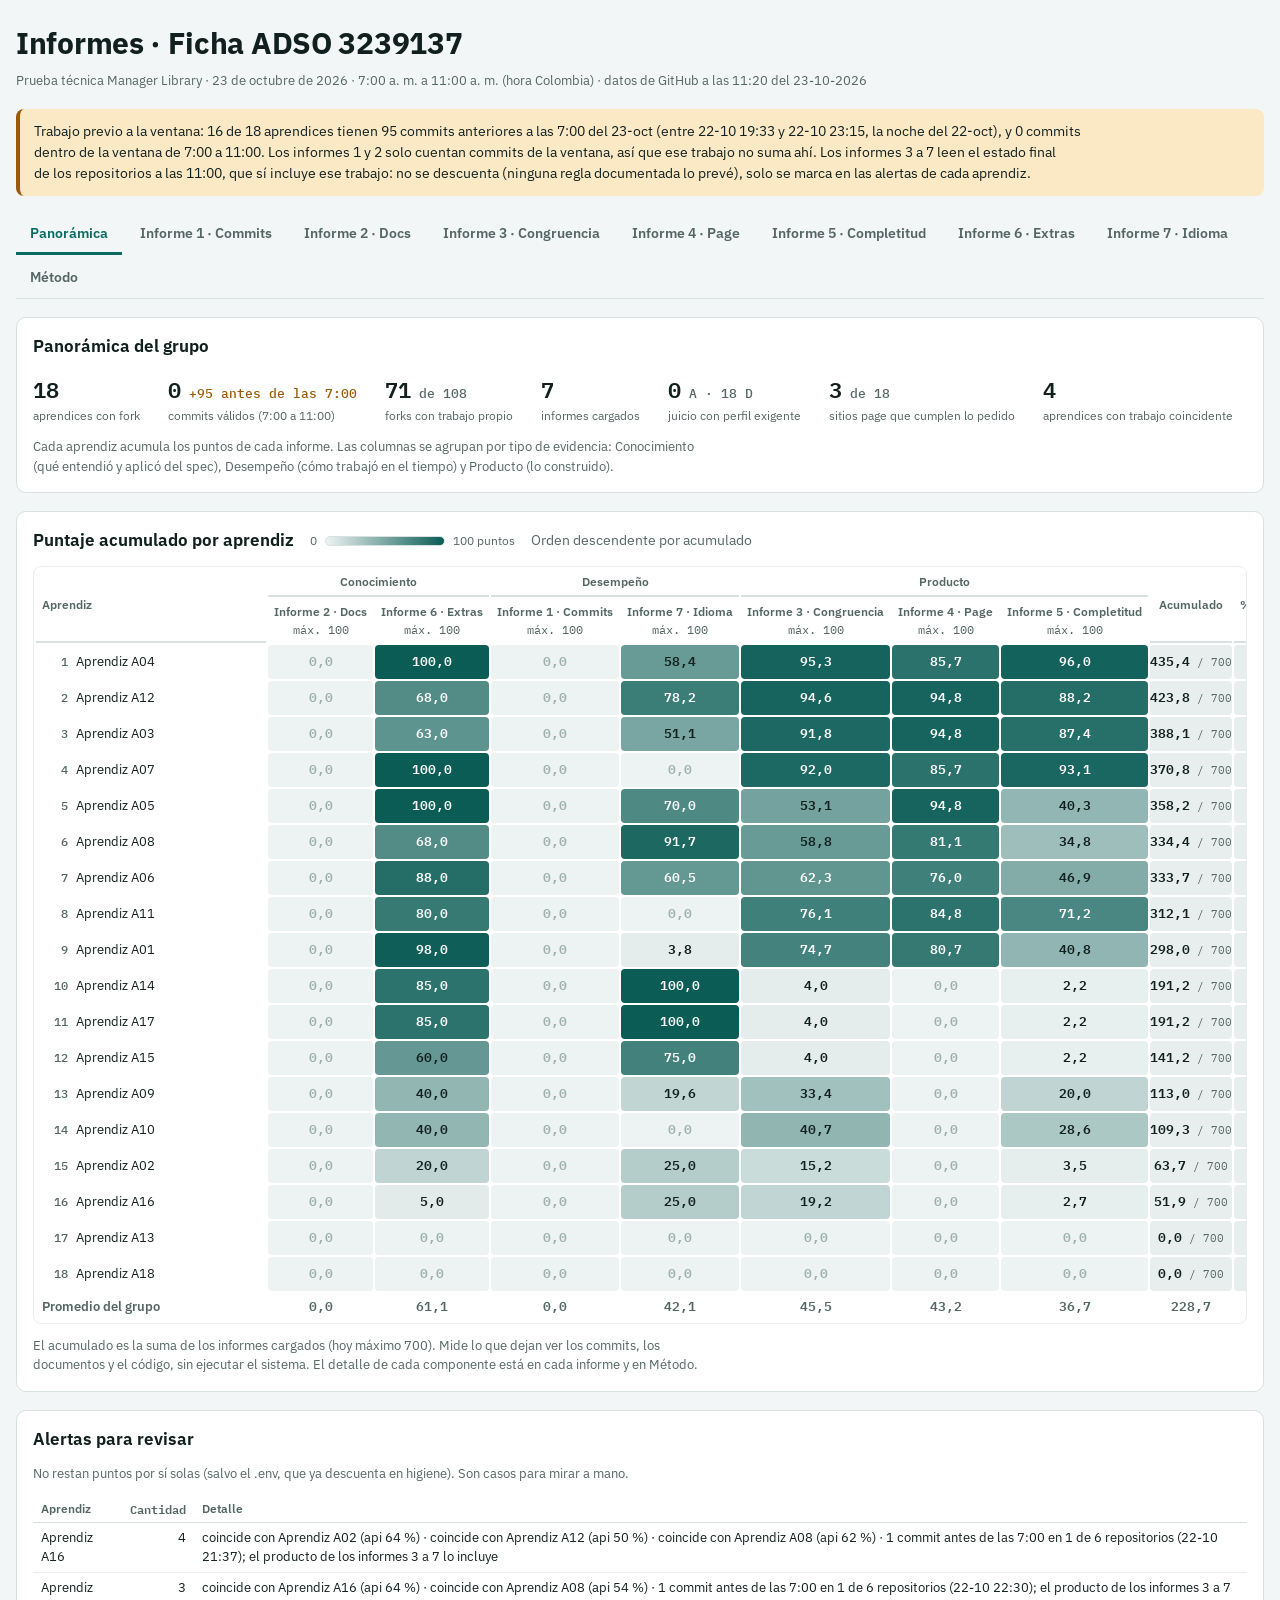
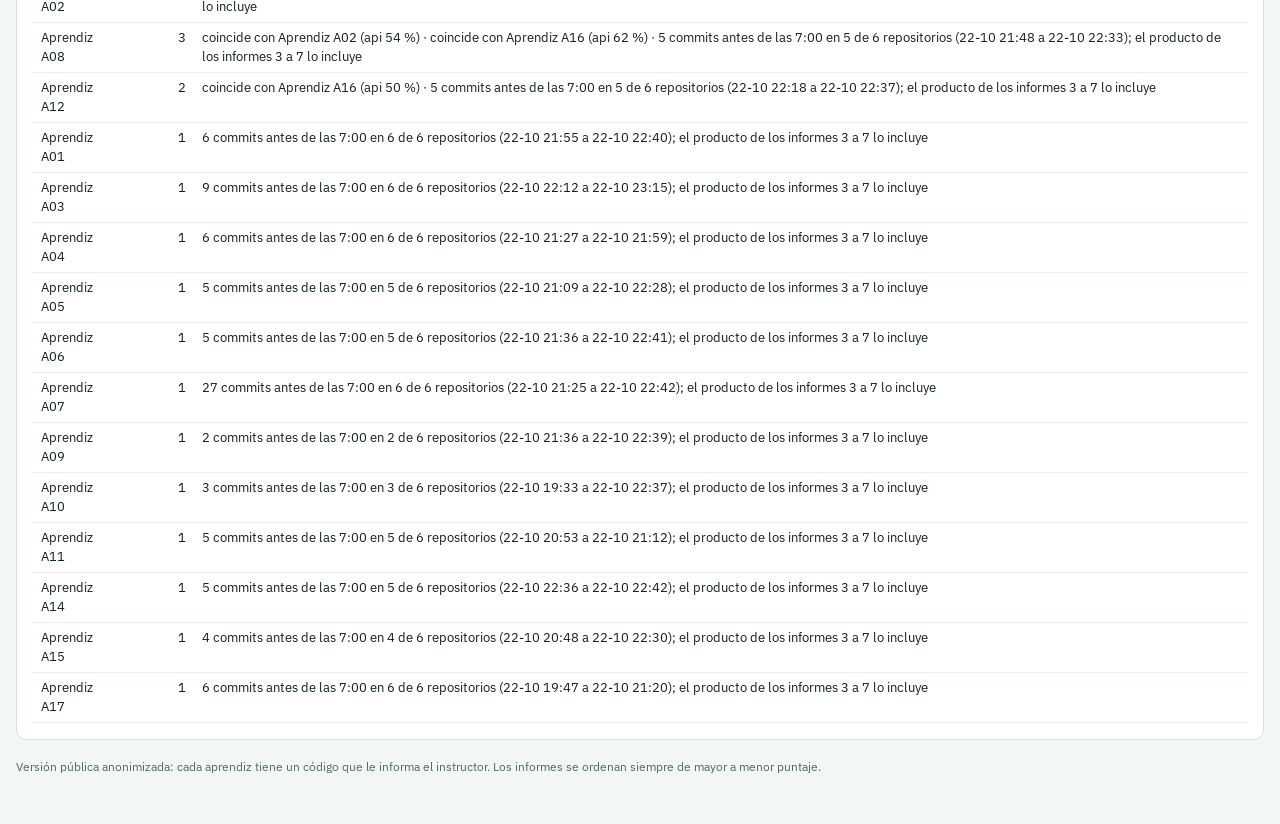
<file: docs/informes/2026-11-05-prueba-manager-library-7-informes/index.html>
<!doctype html>
<html lang="es">
<head>
<meta charset="utf-8">
<meta name="viewport" content="width=device-width,initial-scale=1">
<title>Informes ADSO 3239137</title>
</head>
<body>

<link rel="preconnect" href="https://fonts.googleapis.com">
<link rel="stylesheet" href="https://fonts.googleapis.com/css2?family=IBM+Plex+Sans:wght@400;500;600;700&family=IBM+Plex+Mono:wght@400;500;600&display=swap">
<style>
/* Panel de lectura para el instructor: encabezado compacto, pestañas y mapas de calor como tablas con la columna del nombre fija.
   Verde azulado como único acento; el ámbar solo marca avisos (tarde, higiene). */
:root {
  --bg: #f3f6f6; --panel: #ffffff; --ink: #11201e; --muted: #546664; --line: #d8e1df; --line-soft: #e8eeed;
  --accent: #0b6b63; --accent-soft: #d6ece9; --warn: #9a5a06; --warn-soft: #fbe9c6; --bad: #a3271b;
  --heat-lo: #edf3f2; --heat-hi: #0a5c55; --t-lo: #11201e; --t-hi: #ffffff; --zero: #9db0ad; --bad-soft: #fbe1dd;
  --f-ui: "IBM Plex Sans", "Segoe UI", system-ui, sans-serif; --f-num: "IBM Plex Mono", ui-monospace, "Cascadia Mono", Consolas, monospace;
}
@media (prefers-color-scheme: dark) {
  :root:not([data-theme="light"]) {
    --bg: #0c1312; --panel: #121b1a; --ink: #e3eeec; --muted: #8fa19e; --line: #233230; --line-soft: #1a2624;
    --accent: #47cfc0; --accent-soft: #143a36; --warn: #f0b24a; --warn-soft: #3a2b0b; --bad: #ff8a7d;
    --heat-lo: #172321; --heat-hi: #45cdbd; --t-lo: #e3eeec; --t-hi: #05211e; --zero: #476360; --bad-soft: #3d1813; color-scheme: dark;
  }
}
:root[data-theme="dark"] {
  --bg: #0c1312; --panel: #121b1a; --ink: #e3eeec; --muted: #8fa19e; --line: #233230; --line-soft: #1a2624;
  --accent: #47cfc0; --accent-soft: #143a36; --warn: #f0b24a; --warn-soft: #3a2b0b; --bad: #ff8a7d;
  --heat-lo: #172321; --heat-hi: #45cdbd; --t-lo: #e3eeec; --t-hi: #05211e; --zero: #476360; --bad-soft: #3d1813; color-scheme: dark;
}
* { box-sizing: border-box; }
body { margin: 0; padding-inline: 16px; padding-block: 20px 48px; background: var(--bg); color: var(--ink); font: 14px/1.5 var(--f-ui); }
.wrap { max-width: 1480px; margin-inline: auto; display: grid; gap: 18px; min-width: 0; }
h1, h2, h3, p { margin: 0; text-wrap: balance; }
h1 { font-size: clamp(22px, 3vw, 30px); font-weight: 700; letter-spacing: -.01em; }
h2 { font-size: 17px; font-weight: 650; }
h3 { font-size: 14px; font-weight: 650; }
.sub { color: var(--muted); }
.head { display: grid; gap: 6px; }
.head .meta { color: var(--muted); font-size: 13px; }
.num { font-family: var(--f-num); font-variant-numeric: tabular-nums; }

/* pestañas */
.tabs { display: flex; gap: 4px; flex-wrap: wrap; border-bottom: 1px solid var(--line); }
.tabs button { font: 600 14px var(--f-ui); color: var(--muted); background: none; border: 0; border-bottom: 3px solid transparent; padding: 10px 14px; cursor: pointer; margin-bottom: -1px; }
.tabs button:hover { color: var(--ink); }
.tabs button[aria-selected="true"] { color: var(--accent); border-bottom-color: var(--accent); }
button:focus-visible, select:focus-visible, summary:focus-visible { outline: 2px solid var(--accent); outline-offset: 2px; }

.panel { background: var(--panel); border: 1px solid var(--line); border-radius: 10px; padding: 16px; display: grid; gap: 12px; min-width: 0; }
.vista { display: grid; gap: 18px; min-width: 0; }

/* resumen */
.resumen { display: flex; flex-wrap: wrap; gap: 8px 28px; }
.resumen .it { display: grid; }
.resumen .it b { font: 600 22px var(--f-num); font-variant-numeric: tabular-nums; }
.resumen .it span { color: var(--muted); font-size: 12px; }
.resumen .it b small { font-size: 13px; color: var(--warn); font-weight: 500; }

/* controles */
.ctl { display: flex; flex-wrap: wrap; align-items: center; gap: 10px 16px; }
.seg { display: inline-flex; border: 1px solid var(--line); border-radius: 8px; overflow: hidden; }
.seg button { font: 500 13px var(--f-ui); color: var(--muted); background: var(--panel); border: 0; padding: 6px 12px; cursor: pointer; border-right: 1px solid var(--line); }
.seg button:last-child { border-right: 0; }
.seg button[aria-pressed="true"] { background: var(--accent-soft); color: var(--accent); font-weight: 600; }
select { font: 500 13px var(--f-ui); color: var(--ink); background: var(--panel); border: 1px solid var(--line); border-radius: 8px; padding: 6px 10px; }
.leyenda { display: inline-flex; align-items: center; gap: 8px; font-size: 12px; color: var(--muted); }
.leyenda i { display: block; width: 120px; height: 10px; border-radius: 5px; background: linear-gradient(90deg, var(--heat-lo), var(--heat-hi)); border: 1px solid var(--line); }

/* mapas de calor */
.mapa { overflow-x: auto; border: 1px solid var(--line-soft); border-radius: 8px; }
table.hm { border-collapse: separate; border-spacing: 2px; width: max-content; min-width: 100%; font-size: 13px; }
table.hm th { font-weight: 600; color: var(--muted); font-size: 12px; padding: 4px 6px; text-align: center; white-space: nowrap; background: var(--panel); }
table.hm th.l, table.hm td.l { text-align: left; }
table.hm td { padding: 0; text-align: center; height: 34px; min-width: 40px; border-radius: 4px; }
table.hm td.nom { position: sticky; left: 0; z-index: 2; background: var(--panel); padding: 0 10px 0 6px; min-width: 230px; max-width: 280px; text-align: left; white-space: nowrap; overflow: hidden; text-overflow: ellipsis; border-radius: 0; }
table.hm th.nom { position: sticky; left: 0; z-index: 3; text-align: left; min-width: 230px; }
td.nom .pos { display: inline-block; width: 26px; color: var(--muted); font: 500 12px var(--f-num); text-align: right; margin-right: 8px; }
td.c { background: var(--heat-lo); background: color-mix(in srgb, var(--heat-hi) calc(var(--v, 0) * 100%), var(--heat-lo)); color: var(--t-lo); font-family: var(--f-num); font-variant-numeric: tabular-nums; line-height: 1.05; }
td.c.hi { color: var(--t-hi); }
td.c.z { color: var(--zero); }
td.c b { display: block; font-weight: 600; font-size: 13px; }
td.c small { display: block; font-size: 10px; opacity: .85; font-weight: 400; }
td.c.late small { color: var(--warn); opacity: 1; font-weight: 600; }
td.c.hi.late small { color: inherit; text-decoration: underline; }
td.na { color: var(--zero); font-size: 12px; background: transparent; }
td.tot { font-family: var(--f-num); font-weight: 600; background: var(--line-soft); min-width: 56px; }
tr.pie td { background: transparent; font-family: var(--f-num); font-weight: 600; height: 28px; color: var(--muted); }
tr.pie td.nom { color: var(--muted); font-family: var(--f-ui); }
td.pt { font-family: var(--f-num); font-weight: 600; min-width: 62px; }
.grp th { color: var(--ink); border-bottom: 2px solid var(--line); }
.pend { color: var(--zero); font-style: italic; font-size: 12px; }

/* detalle por aprendiz */
.lista { display: grid; gap: 8px; }
details.ap { border: 1px solid var(--line-soft); border-radius: 8px; background: var(--panel); min-width: 0; }
details.ap > summary { list-style: none; cursor: pointer; padding: 10px 12px; display: flex; flex-wrap: wrap; align-items: center; gap: 6px 14px; }
details.ap > summary::-webkit-details-marker { display: none; }
details.ap > summary::before { content: "▸"; color: var(--muted); font-size: 12px; }
details.ap[open] > summary::before { content: "▾"; }
details.ap .nombre { font-weight: 600; min-width: 0; }
details.ap .pos { font: 500 12px var(--f-num); color: var(--muted); }
details.ap .score { margin-left: auto; font: 700 15px var(--f-num); color: var(--accent); }
.chips { display: flex; flex-wrap: wrap; gap: 4px; }
.chip { font: 500 12px var(--f-num); padding: 1px 8px; border-radius: 99px; background: var(--line-soft); color: var(--ink); white-space: nowrap; }
.chip.w { background: var(--warn-soft); color: var(--warn); }
.chip.a { background: var(--accent-soft); color: var(--accent); }
.det { border-top: 1px solid var(--line-soft); padding: 12px; display: grid; grid-template-columns: minmax(250px, 340px) minmax(0, 1fr); gap: 16px; }
@media (max-width: 860px) { .det { grid-template-columns: minmax(0, 1fr); } }
table.t { border-collapse: collapse; width: 100%; font-size: 13px; }
table.t th { text-align: left; color: var(--muted); font-weight: 600; font-size: 12px; padding: 4px 8px; border-bottom: 1px solid var(--line); white-space: nowrap; }
table.t td { padding: 5px 8px; border-bottom: 1px solid var(--line-soft); vertical-align: top; }
table.t td.n, table.t th.n { text-align: right; font-family: var(--f-num); font-variant-numeric: tabular-nums; white-space: nowrap; }
.tbl { overflow-x: auto; min-width: 0; }
.barra { display: block; width: 100%; min-width: 60px; height: 8px; border-radius: 4px; background: var(--line-soft); overflow: hidden; }
.barra i { display: block; height: 100%; background: var(--accent); border-radius: 4px; }
.aviso { color: var(--warn); font-size: 12px; }
.banner { margin: 0; padding: 12px 14px; border-radius: 8px; background: var(--warn-soft); color: var(--ink); border-left: 4px solid var(--warn); font-size: 14px; line-height: 1.5; }
.nota { color: var(--muted); font-size: 13px; max-width: 110ch; }
.formula { font-family: var(--f-num); font-size: 12px; color: var(--muted); }
code { font-family: var(--f-num); font-size: 12px; background: var(--line-soft); padding: 1px 5px; border-radius: 4px; }
.pie-pagina { color: var(--muted); font-size: 12px; }

/* informe 4: veredicto y galería */
.chip.si { background: var(--accent-soft); color: var(--accent); }
.chip.parcial { background: var(--warn-soft); color: var(--warn); }
.chip.no { background: var(--bad-soft); color: var(--bad); }
.veredictos { display: flex; flex-wrap: wrap; gap: 10px 26px; }
.veredictos div { display: grid; }
.veredictos b { font: 600 24px var(--f-num); }
.galeria { display: grid; grid-template-columns: repeat(auto-fill, minmax(min(100%, 430px), 1fr)); gap: 14px; }
.card { border: 1px solid var(--line-soft); border-radius: 10px; overflow: hidden; background: var(--panel); display: grid; align-content: start; min-width: 0; }
.card .shots { display: grid; grid-template-columns: minmax(0, 3fr) minmax(0, 1fr); gap: 8px; padding: 10px; background: var(--line-soft); align-items: start; }
.card .shots img { width: 100%; height: auto; display: block; border-radius: 6px; border: 1px solid var(--line); background: #fff; }
.card .sin { padding: 30px 12px; text-align: center; color: var(--muted); font-size: 13px; background: var(--line-soft); }
.card .cuerpo { padding: 10px 12px 12px; display: grid; gap: 6px; }
.card .fila { display: flex; align-items: center; gap: 8px; flex-wrap: wrap; }
.card .fila .score { margin-left: auto; font: 700 15px var(--f-num); color: var(--accent); }
.card ul { margin: 0; padding-left: 18px; font-size: 13px; color: var(--muted); }
.cita { border-left: 3px solid var(--accent); padding: 4px 12px; color: var(--ink); font-size: 13px; background: var(--line-soft); border-radius: 0 6px 6px 0; }
@media (prefers-reduced-motion: reduce) { * { transition: none !important; animation: none !important; } }
</style>

<main class="wrap">
  <header class="head">
    <h1 id="titulo"></h1>
    <p class="meta" id="meta"></p>
  </header>
  <p class="banner" id="banner" hidden></p>
  <nav class="tabs" role="tablist" id="tabs" aria-label="Informes"></nav>
  <div class="vista" id="vista" role="tabpanel"></div>
  <p class="pie-pagina" id="pie"></p>
</main>

<script>
(function () {
  "use strict";
  const DATA = {"meta":{"ficha":"ADSO 3239137","prueba":"Manager Library","fecha":"23 de octubre de 2026","inicio":"7:00 a. m.","fin":"11:00 a. m.","slotMin":15,"nSlots":16,"slotLabels":["07:00","07:15","07:30","07:45","08:00","08:15","08:30","08:45","09:00","09:15","09:30","09:45","10:00","10:15","10:30","10:45"],"repos":["docs","api","app","page","infra","tool"],"docsOrden":["constitution","spec","plan","architecture","arquitectura-panoramica","data-model","api-contract","tasks","adr","README","otro"],"informes":[{"id":"i1","num":1,"titulo":"Secuencia de commits por aprendiz y repositorio","corto":"Commits","dimension":"desempeno","max":100,"componentes":[{"id":"cobertura","nombre":"Cobertura de repositorios","max":15},{"id":"puntualidad","nombre":"Pushes a tiempo","max":10},{"id":"granularidad","nombre":"Granularidad: 4+ commits por repositorio","max":25},{"id":"constancia","nombre":"Constancia: franjas con commits","max":15},{"id":"mensajes","nombre":"Calidad de los mensajes","max":15},{"id":"higiene","nombre":"Higiene del repositorio","max":20},{"id":"historia","nombre":"Historial reescrito (hasta −15)","max":0}]},{"id":"i2","num":2,"titulo":"Secuencia de cambios en -docs por aprendiz","corto":"Docs","dimension":"conocimiento","max":100,"componentes":[{"id":"participacion","nombre":"Trabajo en -docs a tiempo","max":10},{"id":"amplitud","nombre":"Amplitud de documentos","max":25},{"id":"profundidad","nombre":"Profundidad (líneas propias)","max":20},{"id":"trazabilidad","nombre":"Trazabilidad al spec","max":30},{"id":"adaptacion","nombre":"Adaptación a React + Laravel","max":15}]},{"id":"i3","num":3,"titulo":"Congruencia del spec (repo docs) con el resto de repositorios","corto":"Congruencia","dimension":"producto","max":100,"componentes":[{"id":"api","nombre":"API (Laravel)","max":40},{"id":"app","nombre":"App (React)","max":20},{"id":"infra","nombre":"Infra","max":15},{"id":"tool","nombre":"Tool (sembrador)","max":15},{"id":"page","nombre":"Page","max":10},{"id":"coincidencias","nombre":"Coincidencias con otro aprendiz","max":0}]},{"id":"i4","num":4,"titulo":"Calidad de presentación del repositorio page","corto":"Page","dimension":"producto","max":100,"componentes":[{"id":"existe","nombre":"Hay un sitio","max":10},{"id":"estatico","nombre":"Estático, sin API","max":10},{"id":"responsive","nombre":"Responsive","max":15},{"id":"producto","nombre":"Presenta Manager Library","max":30},{"id":"lenguaje","nombre":"Lenguaje de producto","max":10},{"id":"seguro","nombre":"Sin credenciales","max":5},{"id":"tecnica","nombre":"Calidad técnica","max":20},{"id":"coincidencias","nombre":"Coincidencias con otro aprendiz","max":0}]},{"id":"i5","num":5,"titulo":"Nivel de completitud de cada repositorio frente a lo prometido en -docs","corto":"Completitud","dimension":"producto","max":100,"componentes":[{"id":"api","nombre":"API (% de sus tareas)","max":20},{"id":"app","nombre":"App (% de sus tareas)","max":20},{"id":"infra","nombre":"Infra (% de sus tareas)","max":20},{"id":"tool","nombre":"Tool (% de sus tareas)","max":20},{"id":"page","nombre":"Page (% de sus tareas)","max":20},{"id":"coincidencias","nombre":"Coincidencias con otro aprendiz","max":0}]},{"id":"i6","num":6,"titulo":"Aportes extra que el spec no estipula","corto":"Extras","dimension":"conocimiento","max":100,"componentes":[{"id":"base","nombre":"Base: repositorios con producto","max":100},{"id":"endpoints","nombre":"Endpoints fuera del contrato (−5 c/u, tope −20)","max":0},{"id":"tablas","nombre":"Tablas fuera del modelo (−8 c/u, tope −24)","max":0},{"id":"tablas_fw","nombre":"Tablas del framework (−2 c/u, tope −8)","max":0},{"id":"columnas","nombre":"Columnas fuera del modelo (−4 c/u, tope −16)","max":0},{"id":"auditoria","nombre":"Columnas de auditoría (§8 dice que no) (−8 c/u, tope −8)","max":0},{"id":"conceptos","nombre":"Funciones que el spec deja fuera (−10 c/u, tope −30)","max":0},{"id":"tecnologia","nombre":"Tecnología distinta a la del reto (−15 c/u, tope −30)","max":0},{"id":"servicios","nombre":"Servicios de más en compose (−5 c/u, tope −15)","max":0}]},{"id":"i7","num":7,"titulo":"Código en español","corto":"Idioma","dimension":"desempeno","max":100,"componentes":[{"id":"cobertura","nombre":"Base: repositorios con código","max":100},{"id":"identificadores","nombre":"Identificadores en español (hasta −70)","max":0},{"id":"comentarios","nombre":"Comentarios en español (hasta −30)","max":0}]}],"tareas":[{"id":"T-01","nombre":"Esqueleto y /health","repo":"api"},{"id":"T-02","nombre":"Migración inicial y semilla","repo":"api"},{"id":"T-03","nombre":"Objetos de valor","repo":"api"},{"id":"T-04","nombre":"Dominio: Book","repo":"api"},{"id":"T-05","nombre":"Dominio: Loan","repo":"api"},{"id":"T-06","nombre":"Dominio: Member y User","repo":"api"},{"id":"T-07","nombre":"Casos de uso de autenticación","repo":"api"},{"id":"T-08","nombre":"Casos de uso de libros","repo":"api"},{"id":"T-09","nombre":"Prestar","repo":"api"},{"id":"T-10","nombre":"Devolver y vencidos","repo":"api"},{"id":"T-11","nombre":"Reporte de más prestados","repo":"api"},{"id":"T-12","nombre":"Repositorios de libro, socio y usuario","repo":"api"},{"id":"T-13","nombre":"Repositorio de préstamos con versión","repo":"api"},{"id":"T-14","nombre":"Hash de claves y JWT","repo":"api"},{"id":"T-15","nombre":"Almacenamiento de portadas","repo":"api"},{"id":"T-16","nombre":"Adaptador HTTP del contrato","repo":"api"},{"id":"T-17","nombre":"Arranque con admin inicial","repo":"api"},{"id":"T-18","nombre":"CHECK pendientes en la base","repo":"api"},{"id":"T-19","nombre":"Pruebas de arquitectura","repo":"api"},{"id":"T-20","nombre":"Compose con base, API y app","repo":"infra"},{"id":"T-21","nombre":"Sembrador por la API","repo":"tool"},{"id":"T-22","nombre":"Pantallas de la app","repo":"app"},{"id":"T-23","nombre":"Sitio público estático","repo":"page"}],"juicio":{"umbral":70,"minimo":50,"perfil":"exigente: tecnólogos en etapa final"},"endpoints":["POST auth/login","GET health","POST users","GET categories","GET books","GET books/{id}","POST books","PUT books/{id}","DELETE books/{id}","PUT books/{id}/cover","DELETE books/{id}/cover","GET books/{id}/cover","GET members","GET members/{id}","POST members","POST loans","GET loans","GET loans/{id}","POST loans/{id}/items/{id}/return","GET loans/overdue","GET reports/most-borrowed"],"dimensiones":[{"id":"conocimiento","nombre":"Conocimiento"},{"id":"desempeno","nombre":"Desempeño"},{"id":"producto","nombre":"Producto"}],"generado":"2026-10-23T11:20:28-05:00","generadoTxt":"11:20 del 23-10-2026","totales":{"aprendices":18,"forks":108,"forks_con_commits":71,"forks_historia_reescrita":66,"commits_validos":0,"commits_tardios":0,"pushes_tarde":0,"aprendices_sin_trabajo_docs":10,"paginas":9,"veredictos":{"Sí":3,"Parcial":6,"No":9},"coincidencias":["A02","A08","A12","A16"],"commits_previos":95,"aprendices_previos":16},"avisoVentana":"Trabajo previo a la ventana: 16 de 18 aprendices tienen 95 commits anteriores a las 7:00 del 23-oct (entre 22-10 19:33 y 22-10 23:15, la noche del 22-oct), y 0 commits dentro de la ventana de 7:00 a 11:00. Los informes 1 y 2 solo cuentan commits de la ventana, así que ese trabajo no suma ahí. Los informes 3 a 7 leen el estado final de los repositorios a las 11:00, que sí incluye ese trabajo: no se descuenta (ninguna regla documentada lo prevé), solo se marca en las alertas de cada aprendiz.","anonimo":true},"aprendices":[{"id":"a04","nombre":"Aprendiz A04","login":"A04","i1":{"total":0.0,"comp":{"cobertura":0.0,"puntualidad":0.0,"granularidad":0,"constancia":0.0,"mensajes":0.0,"higiene":0,"historia":-15.0},"repos":{"docs":{"fork":true,"n":0,"tarde":0,"previo":1,"ultimo":null,"lineas":0,"pushHora":"22-10 21:59","pushTarde":false,"creado":"22-10 19:19","reescrita":true},"api":{"fork":true,"n":0,"tarde":0,"previo":1,"ultimo":null,"lineas":0,"pushHora":"22-10 21:27","pushTarde":false,"creado":"22-10 19:22","reescrita":true},"app":{"fork":true,"n":0,"tarde":0,"previo":1,"ultimo":null,"lineas":0,"pushHora":"22-10 21:51","pushTarde":false,"creado":"22-10 19:22","reescrita":true},"page":{"fork":true,"n":0,"tarde":0,"previo":1,"ultimo":null,"lineas":0,"pushHora":"22-10 21:38","pushTarde":false,"creado":"22-10 19:23","reescrita":true},"infra":{"fork":true,"n":0,"tarde":0,"previo":1,"ultimo":null,"lineas":0,"pushHora":"22-10 21:51","pushTarde":false,"creado":"22-10 19:23","reescrita":true},"tool":{"fork":true,"n":0,"tarde":0,"previo":1,"ultimo":null,"lineas":0,"pushHora":"22-10 21:51","pushTarde":false,"creado":"22-10 19:24","reescrita":true}},"commits":[{"repo":"api","min":-572.5,"hora":"22-10 21:27","msg":"Evidencia SDD: trazabilidad de tareas y prueba de contrato","archivos":182,"lineas":8204,"tarde":false,"previo":true,"flags":[],"pts":0.6},{"repo":"page","min":-561.22,"hora":"22-10 21:38","msg":"T-23: sitio público estático de presentación","archivos":2,"lineas":117,"tarde":false,"previo":true,"flags":[],"pts":0.75},{"repo":"app","min":-549.1,"hora":"22-10 21:50","msg":"T-22: frontend React con login, catálogo, socios, préstamos, vencidos y reporte","archivos":20,"lineas":768,"tarde":false,"previo":true,"flags":[],"pts":0.75},{"repo":"tool","min":-548.92,"hora":"22-10 21:51","msg":"T-21: sembrador de demostración por la API","archivos":3,"lineas":143,"tarde":false,"previo":true,"flags":[],"pts":0.75},{"repo":"infra","min":-548.77,"hora":"22-10 21:51","msg":"T-20: el compose también levanta el frontend","archivos":4,"lineas":84,"tarde":false,"previo":true,"flags":[],"pts":0.75},{"repo":"docs","min":-540.28,"hora":"22-10 21:59","msg":"T-18: data-model §4 marca ck_book_total_positive y ck_user_role como motor","archivos":25,"lineas":450,"tarde":false,"previo":true,"flags":[],"pts":0.75}],"medidas":{"repos_con_commits":0,"commits_validos":0,"commits_tardios":0,"commits_previos":6,"repos_previos":6,"previo_desde":"22-10 21:27","previo_hasta":"22-10 21:59","franjas_activas":0,"repos_reescritos":6,"promedio_por_repo":0,"tramo_min":0,"mensajes_prom":0,"pushes_tarde":0,"penalizaciones":[],"lineas_propias":0}},"i2":{"total":0.0,"comp":{"participacion":0.0,"amplitud":0,"profundidad":0,"trazabilidad":0,"adaptacion":0},"commits":[{"min":-540.28,"hora":"22-10 21:59","msg":"T-18: data-model §4 marca ck_book_total_positive y ck_user_role como motor","tarde":false,"previo":true,"archivos":2,"lineas":450,"detalle":[{"p":"spec-python/data-model.md","e":"A","a":225,"d":0},{"p":"spec-.net/data-model.md","e":"A","a":225,"d":0}]}],"matriz":{"data-model":{"a":4,"d":4,"archivos":2}},"modificados":[{"p":"data-model.md","doc":"data-model","a":2,"d":2},{"p":"data-model.md","doc":"data-model","a":2,"d":2}],"nuevos":[],"ids":{"T-18":4},"medidas":{"fork":true,"commits_validos":0,"commits_tardios":0,"commits_previos":1,"docs_modificados":2,"docs_modificados_distintos":1,"docs_nuevos":0,"otros_nuevos":0,"lineas_propias":4,"ids_distintos":1,"ids_total":4,"menciones_stack":0,"copias":0,"sin_cambios":23,"eliminados":0,"pushHora":"22-10 21:59","pushTarde":false,"tiene_trabajo":true}},"i3":{"total":95.3,"comp":{"api":37.1,"app":20.0,"infra":15.0,"tool":13.2,"page":10.0,"coincidencias":-0.0},"repos":{"api":{"estado":"ok","checks":[{"id":"laravel","nombre":"Laravel","frac":1.0,"pts":3.0,"max":3,"valor":"1/1","faltan":[]},{"id":"endpoints","nombre":"Endpoints del contrato","frac":1.0,"pts":10.0,"max":10,"valor":"21/21","faltan":[]},{"id":"prefijo","nombre":"Prefijo /api/v1","frac":1.0,"pts":2.0,"max":2,"valor":"1/1","faltan":[]},{"id":"tablas","nombre":"Tablas del modelo (en singular)","frac":1.0,"pts":4.0,"max":4,"valor":"6/6","faltan":[]},{"id":"pruebas","nombre":"Pruebas automatizadas (15+ archivos)","frac":0.8,"pts":2.56,"max":4,"valor":"12","faltan":["12 archivos de prueba"]},{"id":"columnas","nombre":"Columnas clave","frac":1.0,"pts":5.0,"max":5,"valor":"16/16","faltan":[]},{"id":"restricciones","nombre":"Restricciones en la base","frac":0.75,"pts":2.25,"max":4,"valor":"3/4","faltan":["único (loan_id, book_id)"]},{"id":"semilla","nombre":"Semilla de 5 categorías","frac":1.0,"pts":2.0,"max":2,"valor":"5/5","faltan":[]},{"id":"errores","nombre":"Códigos de error","frac":1.0,"pts":4.0,"max":4,"valor":"14/14","faltan":[]},{"id":"reglas","nombre":"Reglas de negocio","frac":1.0,"pts":4.0,"max":4,"valor":"4/4","faltan":[]},{"id":"hexagonal","nombre":"Capas hexagonales","frac":1.0,"pts":2.0,"max":2,"valor":"3/3","faltan":[]}],"pts":37.1,"archivos":182,"pruebas":12,"commit":"76c12f6713"},"app":{"estado":"ok","checks":[{"id":"react","nombre":"React","frac":1.0,"pts":2.0,"max":2,"valor":"1/1","faltan":[]},{"id":"flujos","nombre":"Pantallas del spec","frac":1.0,"pts":9.0,"max":9,"valor":"7/7","faltan":[]},{"id":"api_v1","nombre":"Consume /api/v1","frac":1.0,"pts":3.0,"max":3,"valor":"1/1","faltan":[]},{"id":"bearer","nombre":"Token Bearer","frac":1.0,"pts":2.0,"max":2,"valor":"1/1","faltan":[]},{"id":"errores","nombre":"Usa el cuerpo de error","frac":1.0,"pts":2.0,"max":2,"valor":"1/1","faltan":[]},{"id":"roles","nombre":"Distingue roles","frac":1.0,"pts":2.0,"max":2,"valor":"1/1","faltan":[]}],"pts":20.0,"archivos":20,"pruebas":null,"commit":"ef1cd6389b"},"infra":{"estado":"ok","checks":[{"id":"compose","nombre":"docker-compose","frac":1.0,"pts":3.0,"max":3,"valor":"1/1","faltan":[]},{"id":"postgres16","nombre":"PostgreSQL 16","frac":1.0,"pts":3.0,"max":3,"valor":"1/1","faltan":[]},{"id":"servicios","nombre":"Servicios db, api y app","frac":1.0,"pts":3.0,"max":3,"valor":"3/3","faltan":[]},{"id":"sin_ddl","nombre":"Sin DDL en infra (ADR-001)","frac":1.0,"pts":3.0,"max":3,"valor":"1/1","faltan":[]},{"id":"variables","nombre":"Variables de entorno","frac":1.0,"pts":3.0,"max":3,"valor":"4/4","faltan":[]}],"pts":15.0,"archivos":4,"pruebas":null,"commit":"56ef598a5b"},"tool":{"estado":"ok","checks":[{"id":"script","nombre":"Hay un sembrador","frac":1.0,"pts":3.0,"max":3,"valor":"1/1","faltan":[]},{"id":"usa_api","nombre":"Siembra por la API","frac":1.0,"pts":5.0,"max":5,"valor":"1/1","faltan":[]},{"id":"sin_sql","nombre":"Sin SQL directo","frac":1.0,"pts":3.0,"max":3,"valor":"1/1","faltan":[]},{"id":"cantidades","nombre":"Cantidades de T-21","frac":0.75,"pts":2.25,"max":4,"valor":"3/4","faltan":["3 vencidos"]}],"pts":13.2,"archivos":3,"pruebas":null,"commit":"4353a5a266"},"page":{"estado":"ok","checks":[{"id":"index","nombre":"Sitio con index.html","frac":1.0,"pts":3.0,"max":3,"valor":"1/1","faltan":[]},{"id":"estatico","nombre":"No llama a la API","frac":1.0,"pts":4.0,"max":4,"valor":"1/1","faltan":[]},{"id":"viewport","nombre":"Meta viewport","frac":1.0,"pts":3.0,"max":3,"valor":"1/1","faltan":[]}],"pts":10.0,"archivos":2,"pruebas":null,"commit":"c0899442b6"}},"alertas":[]},"i4":{"total":85.7,"comp":{"existe":10.0,"estatico":10.0,"responsive":15.0,"producto":24.8,"lenguaje":0.9,"seguro":5.0,"tecnica":20.0,"coincidencias":-0.0},"veredicto":"Parcial","motivos":["usa 4 términos de la prueba técnica: presenta el examen, no el producto"],"checks":[{"id":"existe","nombre":"index.html","frac":1.0,"pts":10.0,"max":10,"valor":"1/1","faltan":[]},{"id":"estatico","nombre":"No llama a la API","frac":1.0,"pts":10.0,"max":10,"valor":"1/1","faltan":[]},{"id":"viewport","nombre":"Meta viewport","frac":1.0,"pts":5.0,"max":5,"valor":"1/1","faltan":[]},{"id":"responsive_css","nombre":"Reglas para móvil (@media)","frac":1.0,"pts":5.0,"max":5,"valor":"1/1","faltan":[]},{"id":"desborde","nombre":"Sin desborde a 375 px","frac":1.0,"pts":5.0,"max":5,"valor":"1/1","faltan":[]},{"id":"nombre","nombre":"Nombre Manager Library","frac":1.0,"pts":5.0,"max":5,"valor":"1/1","faltan":[]},{"id":"conceptos","nombre":"Conceptos del producto","frac":0.889,"pts":19.75,"max":25,"valor":"8/9","faltan":["categorías"]},{"id":"jerga","nombre":"Términos de la prueba en el texto","frac":0.3,"pts":0.9,"max":10,"valor":"4","faltan":["habla de la prueba (T-xx, spec, ficha, SDD…) en un sitio público"]},{"id":"seguro","nombre":"Sin credenciales a la vista","frac":1.0,"pts":5.0,"max":5,"valor":"1/1","faltan":[]},{"id":"lang","nombre":"Idioma declarado","frac":1.0,"pts":4.0,"max":4,"valor":"1/1","faltan":[]},{"id":"title","nombre":"Título de página","frac":1.0,"pts":4.0,"max":4,"valor":"1/1","faltan":[]},{"id":"h1","nombre":"Un solo h1","frac":1.0,"pts":4.0,"max":4,"valor":"1","faltan":[]},{"id":"alt","nombre":"Imágenes con alt","frac":1.0,"pts":4.0,"max":4,"valor":"0/0","faltan":[]},{"id":"recursos","nombre":"Recursos locales completos","frac":1.0,"pts":4.0,"max":4,"valor":"0/0","faltan":[]}],"capturas":{},"medidas":{"ancho":375,"visible":375,"desborde":false,"imgs":0,"rotas":0,"alto":3011,"h1":1,"enlaces":3},"lineas":118,"estado":"ok","alertas":[]},"i5":{"total":96.0,"comp":{"api":19.2,"app":20.0,"infra":20.0,"tool":16.8,"page":20.0,"coincidencias":-0.0},"repos":{"api":{"pct":96,"hechas":18.5,"tareas":19,"estado":"ok"},"app":{"pct":100,"hechas":1.0,"tareas":1,"estado":"ok"},"infra":{"pct":100,"hechas":1.0,"tareas":1,"estado":"ok"},"tool":{"pct":84,"hechas":0.9,"tareas":1,"estado":"ok"},"page":{"pct":100,"hechas":1.0,"tareas":1,"estado":"ok"}},"tareas":{"T-01":1.0,"T-02":1.0,"T-03":1.0,"T-04":1.0,"T-05":1.0,"T-06":1.0,"T-07":1.0,"T-08":1.0,"T-09":1.0,"T-10":1.0,"T-11":1.0,"T-12":1.0,"T-13":0.5,"T-14":1.0,"T-15":1.0,"T-16":1.0,"T-17":1.0,"T-18":1.0,"T-19":1.0,"T-20":1.0,"T-21":0.917,"T-22":1.0,"T-23":1.0}},"i6":{"total":100.0,"comp":{"base":100.0,"endpoints":0,"tablas":0,"tablas_fw":0,"columnas":0,"auditoria":0,"conceptos":0,"tecnologia":0,"servicios":0},"items":{"endpoints":[],"tablas":[],"tablas_fw":[],"columnas":[],"auditoria":[],"conceptos":[],"tecnologia":[],"servicios":[]},"repos_con_producto":5,"cuenta":{"endpoints":0,"tablas":0,"tablas_fw":0,"columnas":0,"auditoria":0,"conceptos":0,"tecnologia":0,"servicios":0},"penalizacion":0},"i7":{"total":58.4,"comp":{"cobertura":100.0,"identificadores":-11.6,"comentarios":-30.0},"repos":{"api":{"estado":"ok","ids_total":890,"ids_es":0,"com_total":198,"com_es":116,"ejemplos":[],"ejemplos_com":[]},"app":{"estado":"ok","ids_total":247,"ids_es":4,"com_total":13,"com_es":9,"ejemplos":["resultados","Libros","Prestado","documento"],"ejemplos_com":[]},"tool":{"estado":"ok","ids_total":72,"ids_es":0,"com_total":7,"com_es":6,"ejemplos":[],"ejemplos_com":[]},"page":{"estado":"ok","ids_total":0,"ids_es":0,"com_total":0,"com_es":0,"ejemplos":[],"ejemplos_com":[]}},"medidas":{"ids_total":1209,"ids_es":4,"pct_ids":0.3,"com_total":218,"com_es":131,"pct_com":60.1}},"puntajes":{"i1":0.0,"i2":0.0,"i3":95.3,"i4":85.7,"i5":96.0,"i6":100.0,"i7":58.4},"codigo":"A04"},{"id":"a09","nombre":"Aprendiz A09","login":"A09","i1":{"total":0.0,"comp":{"cobertura":0.0,"puntualidad":0.0,"granularidad":0,"constancia":0.0,"mensajes":0.0,"higiene":0,"historia":-15.0},"repos":{"docs":{"fork":true,"n":0,"tarde":0,"previo":0,"ultimo":null,"lineas":0,"pushHora":null,"pushTarde":false,"creado":"22-10 19:52","reescrita":false},"api":{"fork":true,"n":0,"tarde":0,"previo":1,"ultimo":null,"lineas":0,"pushHora":"22-10 22:41","pushTarde":false,"creado":"22-10 19:05","reescrita":true},"app":{"fork":true,"n":0,"tarde":0,"previo":0,"ultimo":null,"lineas":0,"pushHora":null,"pushTarde":false,"creado":"22-10 19:07","reescrita":false},"page":{"fork":true,"n":0,"tarde":0,"previo":0,"ultimo":null,"lineas":0,"pushHora":null,"pushTarde":false,"creado":"22-10 19:08","reescrita":false},"infra":{"fork":true,"n":0,"tarde":0,"previo":1,"ultimo":null,"lineas":0,"pushHora":"22-10 21:36","pushTarde":false,"creado":"22-10 19:09","reescrita":true},"tool":{"fork":true,"n":0,"tarde":0,"previo":0,"ultimo":null,"lineas":0,"pushHora":null,"pushTarde":false,"creado":"22-10 19:09","reescrita":false}},"commits":[{"repo":"infra","min":-563.37,"hora":"22-10 21:36","msg":"feat: T-20 docker-compose con postgres y api","archivos":2,"lineas":24,"tarde":false,"previo":true,"flags":[],"pts":1.0},{"repo":"api","min":-500.32,"hora":"22-10 22:39","msg":"feat: se completa la arquitectura hexagonal, controladores y rutas de la api","archivos":85,"lineas":3346,"tarde":false,"previo":true,"flags":[],"pts":1.0}],"medidas":{"repos_con_commits":0,"commits_validos":0,"commits_tardios":0,"commits_previos":2,"repos_previos":2,"previo_desde":"22-10 21:36","previo_hasta":"22-10 22:39","franjas_activas":0,"repos_reescritos":2,"promedio_por_repo":0,"tramo_min":0,"mensajes_prom":0,"pushes_tarde":0,"penalizaciones":[],"lineas_propias":0}},"i2":{"total":0.0,"comp":{"participacion":0.0,"amplitud":0,"profundidad":0,"trazabilidad":0,"adaptacion":0},"commits":[],"matriz":{},"modificados":[],"nuevos":[],"ids":{},"medidas":{"fork":true,"commits_validos":0,"commits_tardios":0,"commits_previos":0,"docs_modificados":0,"docs_modificados_distintos":0,"docs_nuevos":0,"otros_nuevos":0,"lineas_propias":0,"ids_distintos":0,"ids_total":0,"menciones_stack":0,"copias":0,"sin_cambios":25,"eliminados":0,"pushHora":null,"pushTarde":false,"tiene_trabajo":false}},"i3":{"total":33.4,"comp":{"api":22.9,"app":0.0,"infra":10.5,"tool":0.0,"page":0.0,"coincidencias":-0.0},"repos":{"api":{"estado":"ok","checks":[{"id":"laravel","nombre":"Laravel","frac":1.0,"pts":3.0,"max":3,"valor":"1/1","faltan":[]},{"id":"endpoints","nombre":"Endpoints del contrato","frac":0.286,"pts":0.82,"max":10,"valor":"6/21","faltan":["GET health","POST users","GET categories","GET books/{id}","PUT books/{id}","DELETE books/{id}","PUT books/{id}/cover","DELETE books/{id}/cover","GET books/{id}/cover","GET members/{id}","GET loans","GET loans/{id}","POST loans/{id}/items/{id}/return","GET loans/overdue","GET reports/most-borrowed"]},{"id":"prefijo","nombre":"Prefijo /api/v1","frac":1.0,"pts":2.0,"max":2,"valor":"1/1","faltan":[]},{"id":"tablas","nombre":"Tablas del modelo (en singular)","frac":1.0,"pts":4.0,"max":4,"valor":"6/6","faltan":[]},{"id":"pruebas","nombre":"Pruebas automatizadas (15+ archivos)","frac":0.133,"pts":0.07,"max":4,"valor":"2","faltan":["2 archivos de prueba"]},{"id":"columnas","nombre":"Columnas clave","frac":1.0,"pts":5.0,"max":5,"valor":"16/16","faltan":[]},{"id":"restricciones","nombre":"Restricciones en la base","frac":1.0,"pts":4.0,"max":4,"valor":"4/4","faltan":[]},{"id":"semilla","nombre":"Semilla de 5 categorías","frac":1.0,"pts":2.0,"max":2,"valor":"5/5","faltan":[]},{"id":"errores","nombre":"Códigos de error","frac":0.0,"pts":0.0,"max":4,"valor":"0/14","faltan":["INVALID_CREDENTIALS","FORBIDDEN_ROLE","NOT_FOUND","USERNAME_TAKEN","ISBN_TAKEN","DOCUMENT_TAKEN","BOOK_HAS_OPEN_LOANS","BOOK_NOT_AVAILABLE","MEMBER_HAS_OVERDUE","ITEM_ALREADY_RETURNED","MEMBER_LIMIT_EXCEEDED","DUPLICATE_BOOK_IN_LOAN","VALIDATION_ERROR","INVALID_DATE_RANGE"]},{"id":"reglas","nombre":"Reglas de negocio","frac":0.75,"pts":2.25,"max":4,"valor":"3/4","faltan":["token de 8 h"]},{"id":"hexagonal","nombre":"Capas hexagonales","frac":1.0,"pts":2.0,"max":2,"valor":"3/3","faltan":[]}],"pts":22.9,"archivos":85,"pruebas":2,"commit":"22a061f38b"},"app":{"estado":"sin producto a las 11:00","checks":[],"pts":0.0},"infra":{"estado":"ok","checks":[{"id":"compose","nombre":"docker-compose","frac":1.0,"pts":3.0,"max":3,"valor":"1/1","faltan":[]},{"id":"postgres16","nombre":"PostgreSQL 16","frac":1.0,"pts":3.0,"max":3,"valor":"1/1","faltan":[]},{"id":"servicios","nombre":"Servicios db, api y app","frac":0.667,"pts":1.33,"max":3,"valor":"2/3","faltan":["app"]},{"id":"sin_ddl","nombre":"Sin DDL en infra (ADR-001)","frac":1.0,"pts":3.0,"max":3,"valor":"1/1","faltan":[]},{"id":"variables","nombre":"Variables de entorno","frac":0.25,"pts":0.19,"max":3,"valor":"1/4","faltan":["JWT_SECRET","ADMIN_USERNAME/PASSWORD","CORS_ORIGIN"]}],"pts":10.5,"archivos":2,"pruebas":null,"commit":"489d6729e0"},"tool":{"estado":"sin producto a las 11:00","checks":[],"pts":0.0},"page":{"estado":"sin producto a las 11:00","checks":[],"pts":0.0}},"alertas":[]},"i4":{"total":0.0,"comp":{"existe":0.0,"estatico":0.0,"responsive":0.0,"producto":0.0,"lenguaje":0.0,"seguro":0.0,"tecnica":0.0},"veredicto":"No","motivos":["sin sitio a las 11:00"],"checks":[],"capturas":{},"estado":"sin sitio a las 11:00","alertas":[]},"i5":{"total":20.0,"comp":{"api":8.8,"app":0.0,"infra":11.2,"tool":0.0,"page":0.0,"coincidencias":-0.0},"repos":{"api":{"pct":44,"hechas":9.6,"tareas":19,"estado":"ok"},"app":{"pct":0,"hechas":0.0,"tareas":1,"estado":"sin producto a las 11:00"},"infra":{"pct":56,"hechas":0.8,"tareas":1,"estado":"ok"},"tool":{"pct":0,"hechas":0.0,"tareas":1,"estado":"sin producto a las 11:00"},"page":{"pct":0,"hechas":0.0,"tareas":1,"estado":"sin producto a las 11:00"}},"tareas":{"T-01":0.0,"T-02":1.0,"T-03":1.0,"T-04":1.0,"T-05":0.8,"T-06":1.0,"T-07":1.0,"T-08":0.375,"T-09":0.0,"T-10":0.5,"T-11":0.0,"T-12":0.333,"T-13":0.0,"T-14":1.0,"T-15":0.0,"T-16":0.095,"T-17":1.0,"T-18":0.5,"T-19":0.0,"T-20":0.75,"T-21":0.0,"T-22":0.0,"T-23":0.0}},"i6":{"total":40.0,"comp":{"base":40.0,"endpoints":0,"tablas":0,"tablas_fw":0,"columnas":0,"auditoria":0,"conceptos":0,"tecnologia":0,"servicios":0},"items":{"endpoints":[],"tablas":[],"tablas_fw":[],"columnas":[],"auditoria":[],"conceptos":[],"tecnologia":[],"servicios":[]},"repos_con_producto":2,"cuenta":{"endpoints":0,"tablas":0,"tablas_fw":0,"columnas":0,"auditoria":0,"conceptos":0,"tecnologia":0,"servicios":0},"penalizacion":0},"i7":{"total":19.6,"comp":{"cobertura":25.0,"identificadores":-0.0,"comentarios":-5.4},"repos":{"api":{"estado":"ok","ids_total":323,"ids_es":0,"com_total":28,"com_es":5,"ejemplos":[],"ejemplos_com":[]},"app":{"estado":"sin producto a las 11:00","ejemplos_com":[]},"tool":{"estado":"sin producto a las 11:00","ejemplos_com":[]},"page":{"estado":"sin producto a las 11:00","ejemplos_com":[]}},"medidas":{"ids_total":323,"ids_es":0,"pct_ids":0.0,"com_total":28,"com_es":5,"pct_com":17.9}},"puntajes":{"i1":0.0,"i2":0.0,"i3":33.4,"i4":0.0,"i5":20.0,"i6":40.0,"i7":19.6},"codigo":"A09"},{"id":"a11","nombre":"Aprendiz A11","login":"A11","i1":{"total":0.0,"comp":{"cobertura":0.0,"puntualidad":0.0,"granularidad":0,"constancia":0.0,"mensajes":0.0,"higiene":0,"historia":-0.0},"repos":{"docs":{"fork":true,"n":0,"tarde":0,"previo":1,"ultimo":null,"lineas":0,"pushHora":"22-10 21:08","pushTarde":false,"creado":"22-10 18:56","reescrita":false},"api":{"fork":true,"n":0,"tarde":0,"previo":1,"ultimo":null,"lineas":0,"pushHora":"22-10 21:11","pushTarde":false,"creado":"22-10 18:57","reescrita":false},"app":{"fork":true,"n":0,"tarde":0,"previo":0,"ultimo":null,"lineas":0,"pushHora":null,"pushTarde":false,"creado":"22-10 18:57","reescrita":false},"page":{"fork":true,"n":0,"tarde":0,"previo":1,"ultimo":null,"lineas":0,"pushHora":"22-10 21:12","pushTarde":false,"creado":"22-10 18:58","reescrita":false},"infra":{"fork":true,"n":0,"tarde":0,"previo":1,"ultimo":null,"lineas":0,"pushHora":"22-10 21:08","pushTarde":false,"creado":"22-10 18:58","reescrita":false},"tool":{"fork":true,"n":0,"tarde":0,"previo":1,"ultimo":null,"lineas":0,"pushHora":"22-10 21:11","pushTarde":false,"creado":"22-10 18:58","reescrita":false}},"commits":[{"repo":"infra","min":-607.0,"hora":"22-10 20:53","msg":"infra: arranque unico (migrate + ensure-admin + serve) via docker compose","archivos":4,"lineas":74,"tarde":false,"previo":true,"flags":[],"pts":0.6},{"repo":"docs","min":-605.95,"hora":"22-10 20:54","msg":"docs: data-model §4 reclasifica ck_book_total_positive y ck_user_role como motor (T-18)","archivos":25,"lineas":450,"tarde":false,"previo":true,"flags":[],"pts":1.0},{"repo":"api","min":-588.15,"hora":"22-10 21:11","msg":"feat(clock): reloj sembrable (cabecera X-Clock-Now solo en local) para datos de demo","archivos":194,"lineas":8276,"tarde":false,"previo":true,"flags":[],"pts":1.0},{"repo":"tool","min":-588.12,"hora":"22-10 21:11","msg":"T-21: sembrador de demostracion por la API","archivos":2,"lineas":66,"tarde":false,"previo":true,"flags":[],"pts":0.75},{"repo":"page","min":-587.4,"hora":"22-10 21:12","msg":"T-23: sitio publico estatico de presentacion","archivos":2,"lineas":86,"tarde":false,"previo":true,"flags":[],"pts":0.75}],"medidas":{"repos_con_commits":0,"commits_validos":0,"commits_tardios":0,"commits_previos":5,"repos_previos":5,"previo_desde":"22-10 20:53","previo_hasta":"22-10 21:12","franjas_activas":0,"repos_reescritos":0,"promedio_por_repo":0,"tramo_min":0,"mensajes_prom":0,"pushes_tarde":0,"penalizaciones":[],"lineas_propias":0}},"i2":{"total":0.0,"comp":{"participacion":0.0,"amplitud":0,"profundidad":0,"trazabilidad":0,"adaptacion":0},"commits":[{"min":-605.95,"hora":"22-10 20:54","msg":"docs: data-model §4 reclasifica ck_book_total_positive y ck_user_role como motor (T-18)","tarde":false,"previo":true,"archivos":2,"lineas":450,"detalle":[{"p":"spec-python/data-model.md","e":"A","a":225,"d":0},{"p":"spec-.net/data-model.md","e":"A","a":225,"d":0}]}],"matriz":{"data-model":{"a":4,"d":4,"archivos":2}},"modificados":[{"p":"data-model.md","doc":"data-model","a":2,"d":2},{"p":"data-model.md","doc":"data-model","a":2,"d":2}],"nuevos":[],"ids":{"T-18":4},"medidas":{"fork":true,"commits_validos":0,"commits_tardios":0,"commits_previos":1,"docs_modificados":2,"docs_modificados_distintos":1,"docs_nuevos":0,"otros_nuevos":0,"lineas_propias":4,"ids_distintos":1,"ids_total":4,"menciones_stack":0,"copias":0,"sin_cambios":23,"eliminados":0,"pushHora":"22-10 21:08","pushTarde":false,"tiene_trabajo":true}},"i3":{"total":76.1,"comp":{"api":40.0,"app":0.0,"infra":11.1,"tool":15.0,"page":10.0,"coincidencias":-0.0},"repos":{"api":{"estado":"ok","checks":[{"id":"laravel","nombre":"Laravel","frac":1.0,"pts":3.0,"max":3,"valor":"1/1","faltan":[]},{"id":"endpoints","nombre":"Endpoints del contrato","frac":1.0,"pts":10.0,"max":10,"valor":"21/21","faltan":[]},{"id":"prefijo","nombre":"Prefijo /api/v1","frac":1.0,"pts":2.0,"max":2,"valor":"1/1","faltan":[]},{"id":"tablas","nombre":"Tablas del modelo (en singular)","frac":1.0,"pts":4.0,"max":4,"valor":"6/6","faltan":[]},{"id":"pruebas","nombre":"Pruebas automatizadas (15+ archivos)","frac":1.0,"pts":4.0,"max":4,"valor":"19","faltan":[]},{"id":"columnas","nombre":"Columnas clave","frac":1.0,"pts":5.0,"max":5,"valor":"16/16","faltan":[]},{"id":"restricciones","nombre":"Restricciones en la base","frac":1.0,"pts":4.0,"max":4,"valor":"4/4","faltan":[]},{"id":"semilla","nombre":"Semilla de 5 categorías","frac":1.0,"pts":2.0,"max":2,"valor":"5/5","faltan":[]},{"id":"errores","nombre":"Códigos de error","frac":1.0,"pts":4.0,"max":4,"valor":"14/14","faltan":[]},{"id":"reglas","nombre":"Reglas de negocio","frac":1.0,"pts":4.0,"max":4,"valor":"4/4","faltan":[]},{"id":"hexagonal","nombre":"Capas hexagonales","frac":1.0,"pts":2.0,"max":2,"valor":"3/3","faltan":[]}],"pts":40.0,"archivos":194,"pruebas":19,"commit":"9516e0fedf"},"app":{"estado":"sin producto a las 11:00","checks":[],"pts":0.0},"infra":{"estado":"ok","checks":[{"id":"compose","nombre":"docker-compose","frac":1.0,"pts":3.0,"max":3,"valor":"1/1","faltan":[]},{"id":"postgres16","nombre":"PostgreSQL 16","frac":1.0,"pts":3.0,"max":3,"valor":"1/1","faltan":[]},{"id":"servicios","nombre":"Servicios db, api y app","frac":0.667,"pts":1.33,"max":3,"valor":"2/3","faltan":["app"]},{"id":"sin_ddl","nombre":"Sin DDL en infra (ADR-001)","frac":1.0,"pts":3.0,"max":3,"valor":"1/1","faltan":[]},{"id":"variables","nombre":"Variables de entorno","frac":0.5,"pts":0.75,"max":3,"valor":"2/4","faltan":["JWT_SECRET","CORS_ORIGIN"]}],"pts":11.1,"archivos":4,"pruebas":null,"commit":"9394fa816e"},"tool":{"estado":"ok","checks":[{"id":"script","nombre":"Hay un sembrador","frac":1.0,"pts":3.0,"max":3,"valor":"1/1","faltan":[]},{"id":"usa_api","nombre":"Siembra por la API","frac":1.0,"pts":5.0,"max":5,"valor":"1/1","faltan":[]},{"id":"sin_sql","nombre":"Sin SQL directo","frac":1.0,"pts":3.0,"max":3,"valor":"1/1","faltan":[]},{"id":"cantidades","nombre":"Cantidades de T-21","frac":1.0,"pts":4.0,"max":4,"valor":"4/4","faltan":[]}],"pts":15.0,"archivos":2,"pruebas":null,"commit":"b7bfeda5d0"},"page":{"estado":"ok","checks":[{"id":"index","nombre":"Sitio con index.html","frac":1.0,"pts":3.0,"max":3,"valor":"1/1","faltan":[]},{"id":"estatico","nombre":"No llama a la API","frac":1.0,"pts":4.0,"max":4,"valor":"1/1","faltan":[]},{"id":"viewport","nombre":"Meta viewport","frac":1.0,"pts":3.0,"max":3,"valor":"1/1","faltan":[]}],"pts":10.0,"archivos":2,"pruebas":null,"commit":"66039d4115"}},"alertas":[]},"i4":{"total":84.8,"comp":{"existe":10.0,"estatico":10.0,"responsive":15.0,"producto":24.8,"lenguaje":0.0,"seguro":5.0,"tecnica":20.0,"coincidencias":-0.0},"veredicto":"Parcial","motivos":["usa 8 términos de la prueba técnica: presenta el examen, no el producto"],"checks":[{"id":"existe","nombre":"index.html","frac":1.0,"pts":10.0,"max":10,"valor":"1/1","faltan":[]},{"id":"estatico","nombre":"No llama a la API","frac":1.0,"pts":10.0,"max":10,"valor":"1/1","faltan":[]},{"id":"viewport","nombre":"Meta viewport","frac":1.0,"pts":5.0,"max":5,"valor":"1/1","faltan":[]},{"id":"responsive_css","nombre":"Reglas para móvil (@media)","frac":1.0,"pts":5.0,"max":5,"valor":"1/1","faltan":[]},{"id":"desborde","nombre":"Sin desborde a 375 px","frac":1.0,"pts":5.0,"max":5,"valor":"1/1","faltan":[]},{"id":"nombre","nombre":"Nombre Manager Library","frac":1.0,"pts":5.0,"max":5,"valor":"1/1","faltan":[]},{"id":"conceptos","nombre":"Conceptos del producto","frac":0.889,"pts":19.75,"max":25,"valor":"8/9","faltan":["categorías"]},{"id":"jerga","nombre":"Términos de la prueba en el texto","frac":0.0,"pts":0.0,"max":10,"valor":"8","faltan":["habla de la prueba (T-xx, spec, ficha, SDD…) en un sitio público"]},{"id":"seguro","nombre":"Sin credenciales a la vista","frac":1.0,"pts":5.0,"max":5,"valor":"1/1","faltan":[]},{"id":"lang","nombre":"Idioma declarado","frac":1.0,"pts":4.0,"max":4,"valor":"1/1","faltan":[]},{"id":"title","nombre":"Título de página","frac":1.0,"pts":4.0,"max":4,"valor":"1/1","faltan":[]},{"id":"h1","nombre":"Un solo h1","frac":1.0,"pts":4.0,"max":4,"valor":"1","faltan":[]},{"id":"alt","nombre":"Imágenes con alt","frac":1.0,"pts":4.0,"max":4,"valor":"0/0","faltan":[]},{"id":"recursos","nombre":"Recursos locales completos","frac":1.0,"pts":4.0,"max":4,"valor":"0/0","faltan":[]}],"capturas":{},"medidas":{"ancho":375,"visible":375,"desborde":false,"imgs":0,"rotas":0,"alto":2335,"h1":1,"enlaces":0},"lineas":87,"estado":"ok","alertas":[]},"i5":{"total":71.2,"comp":{"api":20.0,"app":0.0,"infra":11.2,"tool":20.0,"page":20.0,"coincidencias":-0.0},"repos":{"api":{"pct":100,"hechas":19.0,"tareas":19,"estado":"ok"},"app":{"pct":0,"hechas":0.0,"tareas":1,"estado":"sin producto a las 11:00"},"infra":{"pct":56,"hechas":0.8,"tareas":1,"estado":"ok"},"tool":{"pct":100,"hechas":1.0,"tareas":1,"estado":"ok"},"page":{"pct":100,"hechas":1.0,"tareas":1,"estado":"ok"}},"tareas":{"T-01":1.0,"T-02":1.0,"T-03":1.0,"T-04":1.0,"T-05":1.0,"T-06":1.0,"T-07":1.0,"T-08":1.0,"T-09":1.0,"T-10":1.0,"T-11":1.0,"T-12":1.0,"T-13":1.0,"T-14":1.0,"T-15":1.0,"T-16":1.0,"T-17":1.0,"T-18":1.0,"T-19":1.0,"T-20":0.75,"T-21":1.0,"T-22":0.0,"T-23":1.0}},"i6":{"total":80.0,"comp":{"base":80.0,"endpoints":0,"tablas":0,"tablas_fw":0,"columnas":0,"auditoria":0,"conceptos":0,"tecnologia":0,"servicios":0},"items":{"endpoints":[],"tablas":[],"tablas_fw":[],"columnas":[],"auditoria":[],"conceptos":[],"tecnologia":[],"servicios":[]},"repos_con_producto":4,"cuenta":{"endpoints":0,"tablas":0,"tablas_fw":0,"columnas":0,"auditoria":0,"conceptos":0,"tecnologia":0,"servicios":0},"penalizacion":0},"i7":{"total":0.0,"comp":{"cobertura":75.0,"identificadores":-52.5,"comentarios":-22.5},"repos":{"api":{"estado":"ok","ids_total":759,"ids_es":52,"com_total":228,"com_es":147,"ejemplos":["test_la_aplicacion_no_importa_adaptadores_ni_framework","test_el_dominio_no_importa_framework_ni_otras_capas","test_crea_libro_con_disponibles_igual_al_total","test_categoria_inexistente_lanza_validation","test_busqueda_filtra_activos_texto_y_pagina_con_total","test_get_por_id_dado_de_baja_es_404","test_editar_ajusta_el_total","test_no_da_de_baja_un_libro_con_prestamos_abiertos","test_portada_se_asocia_y_se_quita_en_orden","test_crea_bibliotecario_normalizado_sin_exponer_clave","test_presta_descuenta_ejemplares_y_fija_vencimiento","test_sin_ejemplares_lanza_not_available_y_no_registra_nada","test_no_repite_libro_en_el_prestamo","test_socio_no_puede_superar_3_sin_devolver"],"ejemplos_com":[]},"app":{"estado":"sin producto a las 11:00","ejemplos_com":[]},"tool":{"estado":"ok","ids_total":30,"ids_es":0,"com_total":7,"com_es":4,"ejemplos":[],"ejemplos_com":[]},"page":{"estado":"ok","ids_total":0,"ids_es":0,"com_total":0,"com_es":0,"ejemplos":[],"ejemplos_com":[]}},"medidas":{"ids_total":789,"ids_es":52,"pct_ids":6.6,"com_total":235,"com_es":151,"pct_com":64.3}},"puntajes":{"i1":0.0,"i2":0.0,"i3":76.1,"i4":84.8,"i5":71.2,"i6":80.0,"i7":0.0},"codigo":"A11"},{"id":"a02","nombre":"Aprendiz A02","login":"A02","i1":{"total":0.0,"comp":{"cobertura":0.0,"puntualidad":0.0,"granularidad":0,"constancia":0.0,"mensajes":0.0,"higiene":0,"historia":-15.0},"repos":{"docs":{"fork":true,"n":0,"tarde":0,"previo":0,"ultimo":null,"lineas":0,"pushHora":null,"pushTarde":false,"creado":"22-10 19:03","reescrita":false},"api":{"fork":true,"n":0,"tarde":0,"previo":1,"ultimo":null,"lineas":0,"pushHora":"22-10 22:31","pushTarde":false,"creado":"22-10 20:14","reescrita":true},"app":{"fork":true,"n":0,"tarde":0,"previo":0,"ultimo":null,"lineas":0,"pushHora":null,"pushTarde":false,"creado":"22-10 20:14","reescrita":false},"page":{"fork":true,"n":0,"tarde":0,"previo":0,"ultimo":null,"lineas":0,"pushHora":null,"pushTarde":false,"creado":"22-10 20:15","reescrita":false},"infra":{"fork":true,"n":0,"tarde":0,"previo":0,"ultimo":null,"lineas":0,"pushHora":null,"pushTarde":false,"creado":"22-10 20:15","reescrita":false},"tool":{"fork":true,"n":0,"tarde":0,"previo":0,"ultimo":null,"lineas":0,"pushHora":null,"pushTarde":false,"creado":"22-10 20:16","reescrita":false}},"commits":[{"repo":"api","min":-509.55,"hora":"22-10 22:30","msg":"Add domain value objects and unit tests","archivos":66,"lineas":2606,"tarde":false,"previo":true,"flags":[],"pts":0.6}],"medidas":{"repos_con_commits":0,"commits_validos":0,"commits_tardios":0,"commits_previos":1,"repos_previos":1,"previo_desde":"22-10 22:30","previo_hasta":"22-10 22:30","franjas_activas":0,"repos_reescritos":1,"promedio_por_repo":0,"tramo_min":0,"mensajes_prom":0,"pushes_tarde":0,"penalizaciones":[],"lineas_propias":0}},"i2":{"total":0.0,"comp":{"participacion":0.0,"amplitud":0,"profundidad":0,"trazabilidad":0,"adaptacion":0},"commits":[],"matriz":{},"modificados":[],"nuevos":[],"ids":{},"medidas":{"fork":true,"commits_validos":0,"commits_tardios":0,"commits_previos":0,"docs_modificados":0,"docs_modificados_distintos":0,"docs_nuevos":0,"otros_nuevos":0,"lineas_propias":0,"ids_distintos":0,"ids_total":0,"menciones_stack":0,"copias":0,"sin_cambios":25,"eliminados":0,"pushHora":null,"pushTarde":false,"tiene_trabajo":false}},"i3":{"total":15.2,"comp":{"api":15.2,"app":0.0,"infra":0.0,"tool":0.0,"page":0.0,"coincidencias":-0.0},"repos":{"api":{"estado":"ok","checks":[{"id":"laravel","nombre":"Laravel","frac":0.0,"pts":0.0,"max":3,"valor":"0/1","faltan":["composer.json sin laravel/framework"]},{"id":"endpoints","nombre":"Endpoints del contrato","frac":0.048,"pts":0.02,"max":10,"valor":"1/21","faltan":["POST auth/login","POST users","GET categories","GET books","GET books/{id}","POST books","PUT books/{id}","DELETE books/{id}","PUT books/{id}/cover","DELETE books/{id}/cover","GET books/{id}/cover","GET members","GET members/{id}","POST members","POST loans","GET loans","GET loans/{id}","POST loans/{id}/items/{id}/return","GET loans/overdue","GET reports/most-borrowed"]},{"id":"prefijo","nombre":"Prefijo /api/v1","frac":0.0,"pts":0.0,"max":2,"valor":"0/1","faltan":["sin /api/v1"]},{"id":"tablas","nombre":"Tablas del modelo (en singular)","frac":1.0,"pts":4.0,"max":4,"valor":"6/6","faltan":[]},{"id":"pruebas","nombre":"Pruebas automatizadas (15+ archivos)","frac":0.333,"pts":0.44,"max":4,"valor":"5","faltan":["5 archivos de prueba"]},{"id":"columnas","nombre":"Columnas clave","frac":1.0,"pts":5.0,"max":5,"valor":"16/16","faltan":[]},{"id":"restricciones","nombre":"Restricciones en la base","frac":1.0,"pts":4.0,"max":4,"valor":"4/4","faltan":[]},{"id":"semilla","nombre":"Semilla de 5 categorías","frac":1.0,"pts":2.0,"max":2,"valor":"5/5","faltan":[]},{"id":"errores","nombre":"Códigos de error","frac":0.0,"pts":0.0,"max":4,"valor":"0/14","faltan":["INVALID_CREDENTIALS","FORBIDDEN_ROLE","NOT_FOUND","USERNAME_TAKEN","ISBN_TAKEN","DOCUMENT_TAKEN","BOOK_HAS_OPEN_LOANS","BOOK_NOT_AVAILABLE","MEMBER_HAS_OVERDUE","ITEM_ALREADY_RETURNED","MEMBER_LIMIT_EXCEEDED","DUPLICATE_BOOK_IN_LOAN","VALIDATION_ERROR","INVALID_DATE_RANGE"]},{"id":"reglas","nombre":"Reglas de negocio","frac":0.5,"pts":1.0,"max":4,"valor":"2/4","faltan":["roles admin/librarian","token de 8 h"]},{"id":"hexagonal","nombre":"Capas hexagonales","frac":0.333,"pts":0.22,"max":2,"valor":"1/3","faltan":["application + ports","infrastructure/adapters"]}],"pts":15.2,"archivos":66,"pruebas":5,"commit":"f94173b43f"},"app":{"estado":"sin producto a las 11:00","checks":[],"pts":0.0},"infra":{"estado":"sin producto a las 11:00","checks":[],"pts":0.0},"tool":{"estado":"sin producto a las 11:00","checks":[],"pts":0.0},"page":{"estado":"sin producto a las 11:00","checks":[],"pts":0.0}},"alertas":[{"repo":"api","con":"A16","pct":64,"tipo":"archivos","nombre":"Aprendiz A16"},{"repo":"api","con":"A08","pct":54,"tipo":"archivos","nombre":"Aprendiz A08"}]},"i4":{"total":0.0,"comp":{"existe":0.0,"estatico":0.0,"responsive":0.0,"producto":0.0,"lenguaje":0.0,"seguro":0.0,"tecnica":0.0},"veredicto":"No","motivos":["sin sitio a las 11:00"],"checks":[],"capturas":{},"estado":"sin sitio a las 11:00","alertas":[]},"i5":{"total":3.5,"comp":{"api":3.5,"app":0.0,"infra":0.0,"tool":0.0,"page":0.0,"coincidencias":-0.0},"repos":{"api":{"pct":17,"hechas":3.8,"tareas":19,"estado":"ok"},"app":{"pct":0,"hechas":0.0,"tareas":1,"estado":"sin producto a las 11:00"},"infra":{"pct":0,"hechas":0.0,"tareas":1,"estado":"sin producto a las 11:00"},"tool":{"pct":0,"hechas":0.0,"tareas":1,"estado":"sin producto a las 11:00"},"page":{"pct":0,"hechas":0.0,"tareas":1,"estado":"sin producto a las 11:00"}},"tareas":{"T-01":1.0,"T-02":1.0,"T-03":1.0,"T-04":0.25,"T-05":0.0,"T-06":0.5,"T-07":0.0,"T-08":0.0,"T-09":0.0,"T-10":0.0,"T-11":0.0,"T-12":0.0,"T-13":0.0,"T-14":0.0,"T-15":0.0,"T-16":0.016,"T-17":0.0,"T-18":0.0,"T-19":0.0,"T-20":0.0,"T-21":0.0,"T-22":0.0,"T-23":0.0}},"i6":{"total":20.0,"comp":{"base":20.0,"endpoints":0,"tablas":0,"tablas_fw":0,"columnas":0,"auditoria":0,"conceptos":0,"tecnologia":0,"servicios":0},"items":{"endpoints":[],"tablas":[],"tablas_fw":[],"columnas":[],"auditoria":[],"conceptos":[],"tecnologia":[],"servicios":[]},"repos_con_producto":1,"cuenta":{"endpoints":0,"tablas":0,"tablas_fw":0,"columnas":0,"auditoria":0,"conceptos":0,"tecnologia":0,"servicios":0},"penalizacion":0},"i7":{"total":25.0,"comp":{"cobertura":25.0,"identificadores":-0.0,"comentarios":-0.0},"repos":{"api":{"estado":"ok","ids_total":0,"ids_es":0,"com_total":0,"com_es":0,"ejemplos":[],"ejemplos_com":[]},"app":{"estado":"sin producto a las 11:00","ejemplos_com":[]},"tool":{"estado":"sin producto a las 11:00","ejemplos_com":[]},"page":{"estado":"sin producto a las 11:00","ejemplos_com":[]}},"medidas":{"ids_total":0,"ids_es":0,"pct_ids":0,"com_total":0,"com_es":0,"pct_com":0}},"puntajes":{"i1":0.0,"i2":0.0,"i3":15.2,"i4":0.0,"i5":3.5,"i6":20.0,"i7":25.0},"codigo":"A02"},{"id":"a17","nombre":"Aprendiz A17","login":"A17","i1":{"total":0.0,"comp":{"cobertura":0.0,"puntualidad":0.0,"granularidad":0,"constancia":0.0,"mensajes":0.0,"higiene":0,"historia":-15.0},"repos":{"docs":{"fork":true,"n":0,"tarde":0,"previo":1,"ultimo":null,"lineas":0,"pushHora":"22-10 19:57","pushTarde":false,"creado":"22-10 18:49","reescrita":true},"api":{"fork":true,"n":0,"tarde":0,"previo":1,"ultimo":null,"lineas":0,"pushHora":"22-10 20:25","pushTarde":false,"creado":"22-10 18:50","reescrita":true},"app":{"fork":true,"n":0,"tarde":0,"previo":1,"ultimo":null,"lineas":0,"pushHora":"22-10 20:38","pushTarde":false,"creado":"22-10 18:50","reescrita":true},"page":{"fork":true,"n":0,"tarde":0,"previo":1,"ultimo":null,"lineas":0,"pushHora":"22-10 20:55","pushTarde":false,"creado":"22-10 18:51","reescrita":true},"infra":{"fork":true,"n":0,"tarde":0,"previo":1,"ultimo":null,"lineas":0,"pushHora":"22-10 21:06","pushTarde":false,"creado":"22-10 18:51","reescrita":true},"tool":{"fork":true,"n":0,"tarde":0,"previo":1,"ultimo":null,"lineas":0,"pushHora":"22-10 21:20","pushTarde":false,"creado":"22-10 18:51","reescrita":true}},"commits":[{"repo":"docs","min":-672.5,"hora":"22-10 19:47","msg":"docs: add Manager Library project documentation","archivos":33,"lineas":892,"tarde":false,"previo":true,"flags":[],"pts":1.0},{"repo":"api","min":-634.83,"hora":"22-10 20:25","msg":"docs: add backend API documentation","archivos":6,"lineas":1122,"tarde":false,"previo":true,"flags":[],"pts":1.0},{"repo":"app","min":-621.23,"hora":"22-10 20:38","msg":"docs: add frontend application documentation","archivos":6,"lineas":1065,"tarde":false,"previo":true,"flags":[],"pts":1.0},{"repo":"page","min":-604.85,"hora":"22-10 20:55","msg":"docs: add public website documentation","archivos":6,"lineas":926,"tarde":false,"previo":true,"flags":[],"pts":1.0},{"repo":"infra","min":-593.87,"hora":"22-10 21:06","msg":"docs: add infrastructure documentation","archivos":6,"lineas":937,"tarde":false,"previo":true,"flags":[],"pts":1.0},{"repo":"tool","min":-579.9,"hora":"22-10 21:20","msg":"docs: add tool repository documentation","archivos":6,"lineas":854,"tarde":false,"previo":true,"flags":[],"pts":1.0}],"medidas":{"repos_con_commits":0,"commits_validos":0,"commits_tardios":0,"commits_previos":6,"repos_previos":6,"previo_desde":"22-10 19:47","previo_hasta":"22-10 21:20","franjas_activas":0,"repos_reescritos":6,"promedio_por_repo":0,"tramo_min":0,"mensajes_prom":0,"pushes_tarde":0,"penalizaciones":[],"lineas_propias":0}},"i2":{"total":0.0,"comp":{"participacion":0.0,"amplitud":0,"profundidad":0,"trazabilidad":0,"adaptacion":0},"commits":[{"min":-672.5,"hora":"22-10 19:47","msg":"docs: add Manager Library project documentation","tarde":false,"previo":true,"archivos":9,"lineas":892,"detalle":[{"p":"architecture/technology-stack.md","e":"A","a":112,"d":0},{"p":"architecture/system-architecture.md","e":"A","a":130,"d":0},{"p":"general/functional-requirements.md","e":"A","a":84,"d":0},{"p":"general/non-functional-requirements.md","e":"A","a":62,"d":0},{"p":"README.md","e":"A","a":107,"d":0},{"p":"general/glossary.md","e":"A","a":84,"d":0},{"p":"general/project-scope.md","e":"A","a":110,"d":0},{"p":"general/project-description.md","e":"A","a":59,"d":0},{"p":"architecture/repository-structure.md","e":"A","a":144,"d":0}]}],"matriz":{"README":{"a":84,"d":49,"archivos":1},"nuevos":{"a":785,"d":0,"archivos":8}},"modificados":[{"p":"README.md","doc":"README","a":84,"d":49}],"nuevos":[],"ids":{},"medidas":{"fork":true,"commits_validos":0,"commits_tardios":0,"commits_previos":1,"docs_modificados":1,"docs_modificados_distintos":1,"docs_nuevos":8,"otros_nuevos":0,"lineas_propias":869,"ids_distintos":0,"ids_total":0,"menciones_stack":47,"copias":0,"sin_cambios":24,"eliminados":0,"pushHora":"22-10 19:57","pushTarde":false,"tiene_trabajo":true}},"i3":{"total":4.0,"comp":{"api":0.0,"app":0.0,"infra":0.0,"tool":0.0,"page":4.0,"coincidencias":-0.0},"repos":{"api":{"estado":"ok","checks":[{"id":"laravel","nombre":"Laravel","frac":0.0,"pts":0.0,"max":3,"valor":"0/1","faltan":["composer.json sin laravel/framework"]},{"id":"endpoints","nombre":"Endpoints del contrato","frac":0.0,"pts":0.0,"max":10,"valor":"0/21","faltan":["POST auth/login","GET health","POST users","GET categories","GET books","GET books/{id}","POST books","PUT books/{id}","DELETE books/{id}","PUT books/{id}/cover","DELETE books/{id}/cover","GET books/{id}/cover","GET members","GET members/{id}","POST members","POST loans","GET loans","GET loans/{id}","POST loans/{id}/items/{id}/return","GET loans/overdue","GET reports/most-borrowed"]},{"id":"prefijo","nombre":"Prefijo /api/v1","frac":0.0,"pts":0.0,"max":2,"valor":"0/1","faltan":["sin /api/v1"]},{"id":"tablas","nombre":"Tablas del modelo (en singular)","frac":0.0,"pts":0.0,"max":4,"valor":"0/6","faltan":["category","book","member","loan","loan_item","user"]},{"id":"pruebas","nombre":"Pruebas automatizadas (15+ archivos)","frac":0.0,"pts":0.0,"max":4,"valor":"0","faltan":["0 archivos de prueba"]},{"id":"columnas","nombre":"Columnas clave","frac":0.0,"pts":0.0,"max":5,"valor":"0/16","faltan":["isbn","total_copies","available_copies","cover_key","deleted_at","full_name","document_number","loaned_by_user_id","loaned_at","book_title","category_name","due_at","returned_at","password_hash","username","role"]},{"id":"restricciones","nombre":"Restricciones en la base","frac":0.0,"pts":0.0,"max":4,"valor":"0/4","faltan":["CHECK de ejemplares","único (loan_id, book_id)","ISBN único entre activos","FK RESTRICT"]},{"id":"semilla","nombre":"Semilla de 5 categorías","frac":0.0,"pts":0.0,"max":2,"valor":"0/5","faltan":["categorías o UUID fijos incompletos"]},{"id":"errores","nombre":"Códigos de error","frac":0.0,"pts":0.0,"max":4,"valor":"0/14","faltan":["INVALID_CREDENTIALS","FORBIDDEN_ROLE","NOT_FOUND","USERNAME_TAKEN","ISBN_TAKEN","DOCUMENT_TAKEN","BOOK_HAS_OPEN_LOANS","BOOK_NOT_AVAILABLE","MEMBER_HAS_OVERDUE","ITEM_ALREADY_RETURNED","MEMBER_LIMIT_EXCEEDED","DUPLICATE_BOOK_IN_LOAN","VALIDATION_ERROR","INVALID_DATE_RANGE"]},{"id":"reglas","nombre":"Reglas de negocio","frac":0.0,"pts":0.0,"max":4,"valor":"0/4","faltan":["14 días","máximo 3 libros","roles admin/librarian","token de 8 h"]},{"id":"hexagonal","nombre":"Capas hexagonales","frac":0.0,"pts":0.0,"max":2,"valor":"0/3","faltan":["domain","application + ports","infrastructure/adapters"]}],"pts":0.0,"archivos":6,"pruebas":0,"commit":"a6f9a9002b"},"app":{"estado":"ok","checks":[{"id":"react","nombre":"React","frac":0.0,"pts":0.0,"max":2,"valor":"0/1","faltan":["package.json sin react"]},{"id":"flujos","nombre":"Pantallas del spec","frac":0.0,"pts":0.0,"max":9,"valor":"0/7","faltan":["login","catálogo","socios","préstamo","devolución","vencidos","reporte"]},{"id":"api_v1","nombre":"Consume /api/v1","frac":0.0,"pts":0.0,"max":3,"valor":"0/1","faltan":[]},{"id":"bearer","nombre":"Token Bearer","frac":0.0,"pts":0.0,"max":2,"valor":"0/1","faltan":[]},{"id":"errores","nombre":"Usa el cuerpo de error","frac":0.0,"pts":0.0,"max":2,"valor":"0/1","faltan":[]},{"id":"roles","nombre":"Distingue roles","frac":0.0,"pts":0.0,"max":2,"valor":"0/1","faltan":[]}],"pts":0.0,"archivos":6,"pruebas":null,"commit":"287e7dbc0b"},"infra":{"estado":"ok","checks":[{"id":"compose","nombre":"docker-compose","frac":0.0,"pts":0.0,"max":3,"valor":"0/1","faltan":[]},{"id":"postgres16","nombre":"PostgreSQL 16","frac":0.0,"pts":0.0,"max":3,"valor":"0/1","faltan":[]},{"id":"servicios","nombre":"Servicios db, api y app","frac":0.0,"pts":0.0,"max":3,"valor":"0/3","faltan":["db","api","app"]},{"id":"sin_ddl","nombre":"Sin DDL en infra (ADR-001)","frac":0.0,"pts":0.0,"max":3,"valor":"0/1","faltan":["CREATE TABLE en infra o sin compose"]},{"id":"variables","nombre":"Variables de entorno","frac":0.0,"pts":0.0,"max":3,"valor":"0/4","faltan":["DATABASE_URL o DB_*","JWT_SECRET","ADMIN_USERNAME/PASSWORD","CORS_ORIGIN"]}],"pts":0.0,"archivos":6,"pruebas":null,"commit":"14a199d6dc"},"tool":{"estado":"ok","checks":[{"id":"script","nombre":"Hay un sembrador","frac":0.0,"pts":0.0,"max":3,"valor":"0/1","faltan":[]},{"id":"usa_api","nombre":"Siembra por la API","frac":0.0,"pts":0.0,"max":5,"valor":"0/1","faltan":["no se ven llamadas HTTP a /api/v1"]},{"id":"sin_sql","nombre":"Sin SQL directo","frac":0.0,"pts":0.0,"max":3,"valor":"0/1","faltan":["INSERT o conexión directa a la base"]},{"id":"cantidades","nombre":"Cantidades de T-21","frac":0.0,"pts":0.0,"max":4,"valor":"0/4","faltan":["40 libros","10 socios","15 préstamos","3 vencidos"]}],"pts":0.0,"archivos":6,"pruebas":null,"commit":"d78f10ca16"},"page":{"estado":"ok","checks":[{"id":"index","nombre":"Sitio con index.html","frac":0.0,"pts":0.0,"max":3,"valor":"0/1","faltan":[]},{"id":"estatico","nombre":"No llama a la API","frac":1.0,"pts":4.0,"max":4,"valor":"1/1","faltan":[]},{"id":"viewport","nombre":"Meta viewport","frac":0.0,"pts":0.0,"max":3,"valor":"0/1","faltan":[]}],"pts":4.0,"archivos":6,"pruebas":null,"commit":"b81f1b96cb"}},"alertas":[]},"i4":{"total":0.0,"comp":{"existe":0.0,"estatico":0.0,"responsive":0.0,"producto":0.0,"lenguaje":0.0,"seguro":0.0,"tecnica":0.0},"veredicto":"No","motivos":["sin index.html"],"checks":[],"capturas":{},"estado":"sin index.html","alertas":[]},"i5":{"total":2.2,"comp":{"api":0.0,"app":0.0,"infra":0.0,"tool":0.0,"page":2.2,"coincidencias":-0.0},"repos":{"api":{"pct":0,"hechas":0.0,"tareas":19,"estado":"ok"},"app":{"pct":0,"hechas":0.0,"tareas":1,"estado":"ok"},"infra":{"pct":0,"hechas":0.0,"tareas":1,"estado":"ok"},"tool":{"pct":0,"hechas":0.0,"tareas":1,"estado":"ok"},"page":{"pct":11,"hechas":0.3,"tareas":1,"estado":"ok"}},"tareas":{"T-01":0.0,"T-02":0.0,"T-03":0.0,"T-04":0.0,"T-05":0.0,"T-06":0.0,"T-07":0.0,"T-08":0.0,"T-09":0.0,"T-10":0.0,"T-11":0.0,"T-12":0.0,"T-13":0.0,"T-14":0.0,"T-15":0.0,"T-16":0.0,"T-17":0.0,"T-18":0.0,"T-19":0.0,"T-20":0.0,"T-21":0.0,"T-22":0.0,"T-23":0.333}},"i6":{"total":85.0,"comp":{"base":100.0,"endpoints":0,"tablas":0,"tablas_fw":0,"columnas":0,"auditoria":0,"conceptos":0,"tecnologia":-15,"servicios":0},"items":{"endpoints":[],"tablas":[],"tablas_fw":[],"columnas":[],"auditoria":[],"conceptos":[],"tecnologia":[{"repo":"api","texto":"backend sin PHP"}],"servicios":[]},"repos_con_producto":5,"cuenta":{"endpoints":0,"tablas":0,"tablas_fw":0,"columnas":0,"auditoria":0,"conceptos":0,"tecnologia":1,"servicios":0},"penalizacion":15},"i7":{"total":100.0,"comp":{"cobertura":100.0,"identificadores":-0.0,"comentarios":-0.0},"repos":{"api":{"estado":"ok","ids_total":0,"ids_es":0,"com_total":0,"com_es":0,"ejemplos":[],"ejemplos_com":[]},"app":{"estado":"ok","ids_total":0,"ids_es":0,"com_total":0,"com_es":0,"ejemplos":[],"ejemplos_com":[]},"tool":{"estado":"ok","ids_total":0,"ids_es":0,"com_total":0,"com_es":0,"ejemplos":[],"ejemplos_com":[]},"page":{"estado":"ok","ids_total":0,"ids_es":0,"com_total":0,"com_es":0,"ejemplos":[],"ejemplos_com":[]}},"medidas":{"ids_total":0,"ids_es":0,"pct_ids":0,"com_total":0,"com_es":0,"pct_com":0}},"puntajes":{"i1":0.0,"i2":0.0,"i3":4.0,"i4":0.0,"i5":2.2,"i6":85.0,"i7":100.0},"codigo":"A17"},{"id":"a01","nombre":"Aprendiz A01","login":"A01","i1":{"total":0.0,"comp":{"cobertura":0.0,"puntualidad":0.0,"granularidad":0,"constancia":0.0,"mensajes":0.0,"higiene":0,"historia":-15.0},"repos":{"docs":{"fork":true,"n":0,"tarde":0,"previo":1,"ultimo":null,"lineas":0,"pushHora":"22-10 22:40","pushTarde":false,"creado":"22-10 19:19","reescrita":true},"api":{"fork":true,"n":0,"tarde":0,"previo":1,"ultimo":null,"lineas":0,"pushHora":"22-10 22:39","pushTarde":false,"creado":"22-10 19:20","reescrita":true},"app":{"fork":true,"n":0,"tarde":0,"previo":1,"ultimo":null,"lineas":0,"pushHora":"22-10 22:07","pushTarde":false,"creado":"22-10 19:20","reescrita":true},"page":{"fork":true,"n":0,"tarde":0,"previo":1,"ultimo":null,"lineas":0,"pushHora":"22-10 21:55","pushTarde":false,"creado":"22-10 19:21","reescrita":true},"infra":{"fork":true,"n":0,"tarde":0,"previo":1,"ultimo":null,"lineas":0,"pushHora":"22-10 21:59","pushTarde":false,"creado":"22-10 19:21","reescrita":true},"tool":{"fork":true,"n":0,"tarde":0,"previo":1,"ultimo":null,"lineas":0,"pushHora":"22-10 22:32","pushTarde":false,"creado":"22-10 19:21","reescrita":true}},"commits":[{"repo":"page","min":-544.2,"hora":"22-10 21:55","msg":"feat(page): sitio publico estatico de presentacion","archivos":2,"lineas":35,"tarde":false,"previo":true,"flags":[],"pts":1.0},{"repo":"infra","min":-541.02,"hora":"22-10 21:58","msg":"docs(infra): como levantar el entorno con un solo comando","archivos":2,"lineas":46,"tarde":false,"previo":true,"flags":[],"pts":1.0},{"repo":"app","min":-532.98,"hora":"22-10 22:07","msg":"feat(app,HU-01,HU-04): login y catalogo paginado consumiendo la API","archivos":16,"lineas":448,"tarde":false,"previo":true,"flags":[],"pts":1.0},{"repo":"tool","min":-507.97,"hora":"22-10 22:32","msg":"feat(T-21): sembrador de demostracion via API (40 libros, 10 socios, 15 prestamos)","archivos":2,"lineas":117,"tarde":false,"previo":true,"flags":[],"pts":1.0},{"repo":"api","min":-501.02,"hora":"22-10 22:38","msg":"test(T-09,T-10,T-11,T-16): pruebas de reglas de prestamo y fix BusinessException faltante","archivos":76,"lineas":3445,"tarde":false,"previo":true,"flags":[],"pts":1.0},{"repo":"docs","min":-499.4,"hora":"22-10 22:40","msg":"docs: evidencia por tarea segun tasks.md y pendientes","archivos":26,"lineas":347,"tarde":false,"previo":true,"flags":[],"pts":1.0}],"medidas":{"repos_con_commits":0,"commits_validos":0,"commits_tardios":0,"commits_previos":6,"repos_previos":6,"previo_desde":"22-10 21:55","previo_hasta":"22-10 22:40","franjas_activas":0,"repos_reescritos":6,"promedio_por_repo":0,"tramo_min":0,"mensajes_prom":0,"pushes_tarde":0,"penalizaciones":[],"lineas_propias":0}},"i2":{"total":0.0,"comp":{"participacion":0.0,"amplitud":0,"profundidad":0,"trazabilidad":0,"adaptacion":0},"commits":[{"min":-499.4,"hora":"22-10 22:40","msg":"docs: evidencia por tarea segun tasks.md y pendientes","tarde":false,"previo":true,"archivos":2,"lineas":347,"detalle":[{"p":"spec-python/data-model.md","e":"A","a":225,"d":0},{"p":"TRADUCCION.md","e":"A","a":122,"d":0}]}],"matriz":{"data-model":{"a":2,"d":2,"archivos":1},"nuevos":{"a":122,"d":0,"archivos":1}},"modificados":[{"p":"data-model.md","doc":"data-model","a":2,"d":2}],"nuevos":[],"ids":{"T-18":3,"CA-03.2":2,"CA-10.4":2,"CA-07.2":2,"T-21":2,"T-22":2,"RNF-4":1,"CA-07.3":1,"RN-1":1,"CA-03.5":1,"CA-08.3":1,"RNF-2":1,"RN-4":1,"T-01":1,"T-02":1,"CA-01.3":1,"CA-06.2":1,"CA-06.5":1,"T-09":1,"T-10":1,"T-11":1,"T-16":1,"T-17":1,"T-23":1,"Art. XII":1,"T-15":1,"T-19":1,"T-20":1},"medidas":{"fork":true,"commits_validos":0,"commits_tardios":0,"commits_previos":1,"docs_modificados":1,"docs_modificados_distintos":1,"docs_nuevos":1,"otros_nuevos":0,"lineas_propias":124,"ids_distintos":28,"ids_total":35,"menciones_stack":26,"copias":0,"sin_cambios":24,"eliminados":0,"pushHora":"22-10 22:40","pushTarde":false,"tiene_trabajo":true}},"i3":{"total":74.7,"comp":{"api":32.3,"app":9.7,"infra":9.5,"tool":13.2,"page":10.0,"coincidencias":-0.0},"repos":{"api":{"estado":"ok","checks":[{"id":"laravel","nombre":"Laravel","frac":1.0,"pts":3.0,"max":3,"valor":"1/1","faltan":[]},{"id":"endpoints","nombre":"Endpoints del contrato","frac":0.857,"pts":7.35,"max":10,"valor":"18/21","faltan":["PUT books/{id}/cover","DELETE books/{id}/cover","GET books/{id}/cover"]},{"id":"prefijo","nombre":"Prefijo /api/v1","frac":1.0,"pts":2.0,"max":2,"valor":"1/1","faltan":[]},{"id":"tablas","nombre":"Tablas del modelo (en singular)","frac":1.0,"pts":4.0,"max":4,"valor":"6/6","faltan":[]},{"id":"pruebas","nombre":"Pruebas automatizadas (15+ archivos)","frac":0.2,"pts":0.16,"max":4,"valor":"3","faltan":["3 archivos de prueba"]},{"id":"columnas","nombre":"Columnas clave","frac":1.0,"pts":5.0,"max":5,"valor":"16/16","faltan":[]},{"id":"restricciones","nombre":"Restricciones en la base","frac":1.0,"pts":4.0,"max":4,"valor":"4/4","faltan":[]},{"id":"semilla","nombre":"Semilla de 5 categorías","frac":1.0,"pts":2.0,"max":2,"valor":"5/5","faltan":[]},{"id":"errores","nombre":"Códigos de error","frac":1.0,"pts":4.0,"max":4,"valor":"14/14","faltan":[]},{"id":"reglas","nombre":"Reglas de negocio","frac":1.0,"pts":4.0,"max":4,"valor":"4/4","faltan":[]},{"id":"hexagonal","nombre":"Capas hexagonales","frac":0.0,"pts":0.0,"max":2,"valor":"0/3","faltan":["domain","application + ports","infrastructure/adapters"]}],"pts":32.3,"archivos":76,"pruebas":3,"commit":"fd5eccdbcb"},"app":{"estado":"ok","checks":[{"id":"react","nombre":"React","frac":1.0,"pts":2.0,"max":2,"valor":"1/1","faltan":[]},{"id":"flujos","nombre":"Pantallas del spec","frac":0.286,"pts":0.73,"max":9,"valor":"2/7","faltan":["socios","préstamo","devolución","vencidos","reporte"]},{"id":"api_v1","nombre":"Consume /api/v1","frac":1.0,"pts":3.0,"max":3,"valor":"1/1","faltan":[]},{"id":"bearer","nombre":"Token Bearer","frac":1.0,"pts":2.0,"max":2,"valor":"1/1","faltan":[]},{"id":"errores","nombre":"Usa el cuerpo de error","frac":1.0,"pts":2.0,"max":2,"valor":"1/1","faltan":[]},{"id":"roles","nombre":"Distingue roles","frac":0.0,"pts":0.0,"max":2,"valor":"0/1","faltan":[]}],"pts":9.7,"archivos":16,"pruebas":null,"commit":"e46fe3f0a0"},"infra":{"estado":"ok","checks":[{"id":"compose","nombre":"docker-compose","frac":1.0,"pts":3.0,"max":3,"valor":"1/1","faltan":[]},{"id":"postgres16","nombre":"PostgreSQL 16","frac":1.0,"pts":3.0,"max":3,"valor":"1/1","faltan":[]},{"id":"servicios","nombre":"Servicios db, api y app","frac":0.333,"pts":0.33,"max":3,"valor":"1/3","faltan":["api","app"]},{"id":"sin_ddl","nombre":"Sin DDL en infra (ADR-001)","frac":1.0,"pts":3.0,"max":3,"valor":"1/1","faltan":[]},{"id":"variables","nombre":"Variables de entorno","frac":0.25,"pts":0.19,"max":3,"valor":"1/4","faltan":["JWT_SECRET","ADMIN_USERNAME/PASSWORD","CORS_ORIGIN"]}],"pts":9.5,"archivos":2,"pruebas":null,"commit":"8e586adeaf"},"tool":{"estado":"ok","checks":[{"id":"script","nombre":"Hay un sembrador","frac":1.0,"pts":3.0,"max":3,"valor":"1/1","faltan":[]},{"id":"usa_api","nombre":"Siembra por la API","frac":1.0,"pts":5.0,"max":5,"valor":"1/1","faltan":[]},{"id":"sin_sql","nombre":"Sin SQL directo","frac":1.0,"pts":3.0,"max":3,"valor":"1/1","faltan":[]},{"id":"cantidades","nombre":"Cantidades de T-21","frac":0.75,"pts":2.25,"max":4,"valor":"3/4","faltan":["3 vencidos"]}],"pts":13.2,"archivos":2,"pruebas":null,"commit":"719f5cd594"},"page":{"estado":"ok","checks":[{"id":"index","nombre":"Sitio con index.html","frac":1.0,"pts":3.0,"max":3,"valor":"1/1","faltan":[]},{"id":"estatico","nombre":"No llama a la API","frac":1.0,"pts":4.0,"max":4,"valor":"1/1","faltan":[]},{"id":"viewport","nombre":"Meta viewport","frac":1.0,"pts":3.0,"max":3,"valor":"1/1","faltan":[]}],"pts":10.0,"archivos":2,"pruebas":null,"commit":"4d39794232"}},"alertas":[]},"i4":{"total":80.7,"comp":{"existe":10.0,"estatico":10.0,"responsive":10.0,"producto":24.8,"lenguaje":0.9,"seguro":5.0,"tecnica":20.0,"coincidencias":-0.0},"veredicto":"Parcial","motivos":["no está preparado del todo para móvil","usa 4 términos de la prueba técnica: presenta el examen, no el producto"],"checks":[{"id":"existe","nombre":"index.html","frac":1.0,"pts":10.0,"max":10,"valor":"1/1","faltan":[]},{"id":"estatico","nombre":"No llama a la API","frac":1.0,"pts":10.0,"max":10,"valor":"1/1","faltan":[]},{"id":"viewport","nombre":"Meta viewport","frac":1.0,"pts":5.0,"max":5,"valor":"1/1","faltan":[]},{"id":"responsive_css","nombre":"Reglas para móvil (@media)","frac":0.0,"pts":0.0,"max":5,"valor":"0/1","faltan":[]},{"id":"desborde","nombre":"Sin desborde a 375 px","frac":1.0,"pts":5.0,"max":5,"valor":"1/1","faltan":[]},{"id":"nombre","nombre":"Nombre Manager Library","frac":1.0,"pts":5.0,"max":5,"valor":"1/1","faltan":[]},{"id":"conceptos","nombre":"Conceptos del producto","frac":0.889,"pts":19.75,"max":25,"valor":"8/9","faltan":["categorías"]},{"id":"jerga","nombre":"Términos de la prueba en el texto","frac":0.3,"pts":0.9,"max":10,"valor":"4","faltan":["habla de la prueba (T-xx, spec, ficha, SDD…) en un sitio público"]},{"id":"seguro","nombre":"Sin credenciales a la vista","frac":1.0,"pts":5.0,"max":5,"valor":"1/1","faltan":[]},{"id":"lang","nombre":"Idioma declarado","frac":1.0,"pts":4.0,"max":4,"valor":"1/1","faltan":[]},{"id":"title","nombre":"Título de página","frac":1.0,"pts":4.0,"max":4,"valor":"1/1","faltan":[]},{"id":"h1","nombre":"Un solo h1","frac":1.0,"pts":4.0,"max":4,"valor":"1","faltan":[]},{"id":"alt","nombre":"Imágenes con alt","frac":1.0,"pts":4.0,"max":4,"valor":"0/0","faltan":[]},{"id":"recursos","nombre":"Recursos locales completos","frac":1.0,"pts":4.0,"max":4,"valor":"0/0","faltan":[]}],"capturas":{},"medidas":{"ancho":375,"visible":375,"desborde":false,"imgs":0,"rotas":0,"alto":1299,"h1":1,"enlaces":0},"lineas":35,"estado":"ok","alertas":[]},"i5":{"total":40.8,"comp":{"api":8.5,"app":1.6,"infra":5.0,"tool":16.8,"page":8.9,"coincidencias":-0.0},"repos":{"api":{"pct":43,"hechas":10.1,"tareas":19,"estado":"ok"},"app":{"pct":8,"hechas":0.3,"tareas":1,"estado":"ok"},"infra":{"pct":25,"hechas":0.5,"tareas":1,"estado":"ok"},"tool":{"pct":84,"hechas":0.9,"tareas":1,"estado":"ok"},"page":{"pct":44,"hechas":0.7,"tareas":1,"estado":"ok"}},"tareas":{"T-01":1.0,"T-02":1.0,"T-03":0.0,"T-04":0.5,"T-05":0.8,"T-06":1.0,"T-07":0.25,"T-08":0.104,"T-09":0.5,"T-10":0.5,"T-11":0.5,"T-12":0.0,"T-13":0.5,"T-14":0.5,"T-15":0.0,"T-16":0.952,"T-17":1.0,"T-18":1.0,"T-19":0.0,"T-20":0.5,"T-21":0.917,"T-22":0.286,"T-23":0.667}},"i6":{"total":98.0,"comp":{"base":100.0,"endpoints":0,"tablas":0,"tablas_fw":-2,"columnas":0,"auditoria":0,"conceptos":0,"tecnologia":0,"servicios":0},"items":{"endpoints":[],"tablas":[],"tablas_fw":[{"repo":"api","texto":"personal_access_tokens"}],"columnas":[],"auditoria":[],"conceptos":[],"tecnologia":[],"servicios":[]},"repos_con_producto":5,"cuenta":{"endpoints":0,"tablas":0,"tablas_fw":1,"columnas":0,"auditoria":0,"conceptos":0,"tecnologia":0,"servicios":0},"penalizacion":2},"i7":{"total":3.8,"comp":{"cobertura":100.0,"identificadores":-66.2,"comentarios":-30.0},"repos":{"api":{"estado":"ok","ids_total":383,"ids_es":9,"com_total":77,"com_es":36,"ejemplos":["socio","ultimo","otro","test_ca_06_2_libro_repetido_en_el_prestamo_responde_422","test_ca_06_3_sin_ejemplares_responde_409_y_no_registra_nada","test_ca_06_4_maximo_tres_libros_sin_devolver","test_ca_06_5_socio_con_vencidos_no_pide_y_estado_overdue","test_ca_07_2_devolver_dos_veces_no_suma_dos_veces","test_ca_10_4_reporte_conserva_el_titulo_congelado"],"ejemplos_com":[]},"app":{"estado":"ok","ids_total":91,"ids_es":1,"com_total":3,"com_es":2,"ejemplos":["resultado"],"ejemplos_com":[]},"tool":{"estado":"ok","ids_total":55,"ids_es":0,"com_total":7,"com_es":5,"ejemplos":[],"ejemplos_com":[]},"page":{"estado":"ok","ids_total":0,"ids_es":0,"com_total":0,"com_es":0,"ejemplos":[],"ejemplos_com":[]}},"medidas":{"ids_total":529,"ids_es":10,"pct_ids":1.9,"com_total":87,"com_es":43,"pct_com":49.4}},"puntajes":{"i1":0.0,"i2":0.0,"i3":74.7,"i4":80.7,"i5":40.8,"i6":98.0,"i7":3.8},"codigo":"A01"},{"id":"a13","nombre":"Aprendiz A13","login":"A13","i1":{"total":0.0,"comp":{"cobertura":0.0,"puntualidad":0.0,"granularidad":0,"constancia":0.0,"mensajes":0.0,"higiene":0,"historia":0},"repos":{"docs":{"fork":true,"n":0,"tarde":0,"previo":0,"ultimo":null,"lineas":0,"pushHora":null,"pushTarde":false,"creado":"22-10 18:47","reescrita":false},"api":{"fork":true,"n":0,"tarde":0,"previo":0,"ultimo":null,"lineas":0,"pushHora":null,"pushTarde":false,"creado":"22-10 18:57","reescrita":false},"app":{"fork":true,"n":0,"tarde":0,"previo":0,"ultimo":null,"lineas":0,"pushHora":null,"pushTarde":false,"creado":"22-10 18:59","reescrita":false},"page":{"fork":true,"n":0,"tarde":0,"previo":0,"ultimo":null,"lineas":0,"pushHora":null,"pushTarde":false,"creado":"22-10 18:59","reescrita":false},"infra":{"fork":true,"n":0,"tarde":0,"previo":0,"ultimo":null,"lineas":0,"pushHora":null,"pushTarde":false,"creado":"22-10 19:00","reescrita":false},"tool":{"fork":true,"n":0,"tarde":0,"previo":0,"ultimo":null,"lineas":0,"pushHora":null,"pushTarde":false,"creado":"22-10 19:03","reescrita":false}},"commits":[],"medidas":{"repos_con_commits":0,"commits_validos":0,"commits_tardios":0,"commits_previos":0,"repos_previos":0,"previo_desde":null,"previo_hasta":null,"franjas_activas":0,"repos_reescritos":0,"promedio_por_repo":0,"tramo_min":0,"mensajes_prom":0,"pushes_tarde":0,"penalizaciones":[],"lineas_propias":0}},"i2":{"total":0.0,"comp":{"participacion":0.0,"amplitud":0,"profundidad":0,"trazabilidad":0,"adaptacion":0},"commits":[],"matriz":{},"modificados":[],"nuevos":[],"ids":{},"medidas":{"fork":true,"commits_validos":0,"commits_tardios":0,"commits_previos":0,"docs_modificados":0,"docs_modificados_distintos":0,"docs_nuevos":0,"otros_nuevos":0,"lineas_propias":0,"ids_distintos":0,"ids_total":0,"menciones_stack":0,"copias":0,"sin_cambios":25,"eliminados":0,"pushHora":null,"pushTarde":false,"tiene_trabajo":false}},"i3":{"total":0.0,"comp":{"api":0.0,"app":0.0,"infra":0.0,"tool":0.0,"page":0.0,"coincidencias":-0.0},"repos":{"api":{"estado":"sin producto a las 11:00","checks":[],"pts":0.0},"app":{"estado":"sin producto a las 11:00","checks":[],"pts":0.0},"infra":{"estado":"sin producto a las 11:00","checks":[],"pts":0.0},"tool":{"estado":"sin producto a las 11:00","checks":[],"pts":0.0},"page":{"estado":"sin producto a las 11:00","checks":[],"pts":0.0}},"alertas":[]},"i4":{"total":0.0,"comp":{"existe":0.0,"estatico":0.0,"responsive":0.0,"producto":0.0,"lenguaje":0.0,"seguro":0.0,"tecnica":0.0},"veredicto":"No","motivos":["sin sitio a las 11:00"],"checks":[],"capturas":{},"estado":"sin sitio a las 11:00","alertas":[]},"i5":{"total":0.0,"comp":{"api":0.0,"app":0.0,"infra":0.0,"tool":0.0,"page":0.0,"coincidencias":-0.0},"repos":{"api":{"pct":0,"hechas":0.0,"tareas":19,"estado":"sin producto a las 11:00"},"app":{"pct":0,"hechas":0.0,"tareas":1,"estado":"sin producto a las 11:00"},"infra":{"pct":0,"hechas":0.0,"tareas":1,"estado":"sin producto a las 11:00"},"tool":{"pct":0,"hechas":0.0,"tareas":1,"estado":"sin producto a las 11:00"},"page":{"pct":0,"hechas":0.0,"tareas":1,"estado":"sin producto a las 11:00"}},"tareas":{"T-01":0.0,"T-02":0.0,"T-03":0.0,"T-04":0.0,"T-05":0.0,"T-06":0.0,"T-07":0.0,"T-08":0.0,"T-09":0.0,"T-10":0.0,"T-11":0.0,"T-12":0.0,"T-13":0.0,"T-14":0.0,"T-15":0.0,"T-16":0.0,"T-17":0.0,"T-18":0.0,"T-19":0.0,"T-20":0.0,"T-21":0.0,"T-22":0.0,"T-23":0.0}},"i6":{"total":0.0,"comp":{"base":0.0,"endpoints":0,"tablas":0,"tablas_fw":0,"columnas":0,"auditoria":0,"conceptos":0,"tecnologia":0,"servicios":0},"items":{"endpoints":[],"tablas":[],"tablas_fw":[],"columnas":[],"auditoria":[],"conceptos":[],"tecnologia":[],"servicios":[]},"repos_con_producto":0,"cuenta":{"endpoints":0,"tablas":0,"tablas_fw":0,"columnas":0,"auditoria":0,"conceptos":0,"tecnologia":0,"servicios":0},"penalizacion":0},"i7":{"total":0.0,"comp":{"cobertura":0.0,"identificadores":-0.0,"comentarios":-0.0},"repos":{"api":{"estado":"sin producto a las 11:00","ejemplos_com":[]},"app":{"estado":"sin producto a las 11:00","ejemplos_com":[]},"tool":{"estado":"sin producto a las 11:00","ejemplos_com":[]},"page":{"estado":"sin producto a las 11:00","ejemplos_com":[]}},"medidas":{"ids_total":0,"ids_es":0,"pct_ids":0,"com_total":0,"com_es":0,"pct_com":0}},"puntajes":{"i1":0.0,"i2":0.0,"i3":0.0,"i4":0.0,"i5":0.0,"i6":0.0,"i7":0.0},"codigo":"A13"},{"id":"a12","nombre":"Aprendiz A12","login":"A12","i1":{"total":0.0,"comp":{"cobertura":0.0,"puntualidad":0.0,"granularidad":0,"constancia":0.0,"mensajes":0.0,"higiene":0,"historia":-15.0},"repos":{"docs":{"fork":true,"n":0,"tarde":0,"previo":0,"ultimo":null,"lineas":0,"pushHora":null,"pushTarde":false,"creado":"22-10 22:04","reescrita":false},"api":{"fork":true,"n":0,"tarde":0,"previo":1,"ultimo":null,"lineas":0,"pushHora":"22-10 22:39","pushTarde":false,"creado":"22-10 22:02","reescrita":true},"app":{"fork":true,"n":0,"tarde":0,"previo":1,"ultimo":null,"lineas":0,"pushHora":"22-10 22:21","pushTarde":false,"creado":"22-10 22:04","reescrita":true},"page":{"fork":true,"n":0,"tarde":0,"previo":1,"ultimo":null,"lineas":0,"pushHora":"22-10 22:27","pushTarde":false,"creado":"22-10 22:04","reescrita":true},"infra":{"fork":true,"n":0,"tarde":0,"previo":1,"ultimo":null,"lineas":0,"pushHora":"22-10 22:28","pushTarde":false,"creado":"22-10 22:04","reescrita":true},"tool":{"fork":true,"n":0,"tarde":0,"previo":1,"ultimo":null,"lineas":0,"pushHora":"22-10 22:31","pushTarde":false,"creado":"22-10 22:05","reescrita":true}},"commits":[{"repo":"app","min":-521.07,"hora":"22-10 22:18","msg":"Implementar frontend React de Manager Library","archivos":31,"lineas":624,"tarde":false,"previo":true,"flags":[],"pts":0.6},{"repo":"page","min":-512.95,"hora":"22-10 22:27","msg":"Implementar sitio publico de Manager Library","archivos":5,"lineas":185,"tarde":false,"previo":true,"flags":[],"pts":0.6},{"repo":"infra","min":-511.37,"hora":"22-10 22:28","msg":"Configurar infraestructura de Manager Library","archivos":8,"lineas":211,"tarde":false,"previo":true,"flags":[],"pts":0.6},{"repo":"tool","min":-508.53,"hora":"22-10 22:31","msg":"Agregar herramientas de Manager Library","archivos":7,"lineas":436,"tarde":false,"previo":true,"flags":[],"pts":0.6},{"repo":"api","min":-502.65,"hora":"22-10 22:37","msg":"Resolver conflicto y unificar rama main","archivos":77,"lineas":3341,"tarde":false,"previo":true,"flags":[],"pts":0.6}],"medidas":{"repos_con_commits":0,"commits_validos":0,"commits_tardios":0,"commits_previos":5,"repos_previos":5,"previo_desde":"22-10 22:18","previo_hasta":"22-10 22:37","franjas_activas":0,"repos_reescritos":5,"promedio_por_repo":0,"tramo_min":0,"mensajes_prom":0,"pushes_tarde":0,"penalizaciones":[],"lineas_propias":0}},"i2":{"total":0.0,"comp":{"participacion":0.0,"amplitud":0,"profundidad":0,"trazabilidad":0,"adaptacion":0},"commits":[],"matriz":{},"modificados":[],"nuevos":[],"ids":{},"medidas":{"fork":true,"commits_validos":0,"commits_tardios":0,"commits_previos":0,"docs_modificados":0,"docs_modificados_distintos":0,"docs_nuevos":0,"otros_nuevos":0,"lineas_propias":0,"ids_distintos":0,"ids_total":0,"menciones_stack":0,"copias":0,"sin_cambios":25,"eliminados":0,"pushHora":null,"pushTarde":false,"tiene_trabajo":false}},"i3":{"total":94.6,"comp":{"api":34.6,"app":20.0,"infra":15.0,"tool":15.0,"page":10.0,"coincidencias":-0.0},"repos":{"api":{"estado":"ok","checks":[{"id":"laravel","nombre":"Laravel","frac":1.0,"pts":3.0,"max":3,"valor":"1/1","faltan":[]},{"id":"endpoints","nombre":"Endpoints del contrato","frac":1.0,"pts":10.0,"max":10,"valor":"21/21","faltan":[]},{"id":"prefijo","nombre":"Prefijo /api/v1","frac":1.0,"pts":2.0,"max":2,"valor":"1/1","faltan":[]},{"id":"tablas","nombre":"Tablas del modelo (en singular)","frac":1.0,"pts":4.0,"max":4,"valor":"6/6","faltan":[]},{"id":"pruebas","nombre":"Pruebas automatizadas (15+ archivos)","frac":0.133,"pts":0.07,"max":4,"valor":"2","faltan":["2 archivos de prueba"]},{"id":"columnas","nombre":"Columnas clave","frac":1.0,"pts":5.0,"max":5,"valor":"16/16","faltan":[]},{"id":"restricciones","nombre":"Restricciones en la base","frac":1.0,"pts":4.0,"max":4,"valor":"4/4","faltan":[]},{"id":"semilla","nombre":"Semilla de 5 categorías","frac":1.0,"pts":2.0,"max":2,"valor":"5/5","faltan":[]},{"id":"errores","nombre":"Códigos de error","frac":1.0,"pts":4.0,"max":4,"valor":"14/14","faltan":[]},{"id":"reglas","nombre":"Reglas de negocio","frac":1.0,"pts":4.0,"max":4,"valor":"4/4","faltan":[]},{"id":"hexagonal","nombre":"Capas hexagonales","frac":0.0,"pts":0.0,"max":2,"valor":"0/3","faltan":["domain","application + ports","infrastructure/adapters"]}],"pts":34.6,"archivos":77,"pruebas":2,"commit":"a69196a006"},"app":{"estado":"ok","checks":[{"id":"react","nombre":"React","frac":1.0,"pts":2.0,"max":2,"valor":"1/1","faltan":[]},{"id":"flujos","nombre":"Pantallas del spec","frac":1.0,"pts":9.0,"max":9,"valor":"7/7","faltan":[]},{"id":"api_v1","nombre":"Consume /api/v1","frac":1.0,"pts":3.0,"max":3,"valor":"1/1","faltan":[]},{"id":"bearer","nombre":"Token Bearer","frac":1.0,"pts":2.0,"max":2,"valor":"1/1","faltan":[]},{"id":"errores","nombre":"Usa el cuerpo de error","frac":1.0,"pts":2.0,"max":2,"valor":"1/1","faltan":[]},{"id":"roles","nombre":"Distingue roles","frac":1.0,"pts":2.0,"max":2,"valor":"1/1","faltan":[]}],"pts":20.0,"archivos":31,"pruebas":null,"commit":"81e1293f3d"},"infra":{"estado":"ok","checks":[{"id":"compose","nombre":"docker-compose","frac":1.0,"pts":3.0,"max":3,"valor":"1/1","faltan":[]},{"id":"postgres16","nombre":"PostgreSQL 16","frac":1.0,"pts":3.0,"max":3,"valor":"1/1","faltan":[]},{"id":"servicios","nombre":"Servicios db, api y app","frac":1.0,"pts":3.0,"max":3,"valor":"3/3","faltan":[]},{"id":"sin_ddl","nombre":"Sin DDL en infra (ADR-001)","frac":1.0,"pts":3.0,"max":3,"valor":"1/1","faltan":[]},{"id":"variables","nombre":"Variables de entorno","frac":1.0,"pts":3.0,"max":3,"valor":"4/4","faltan":[]}],"pts":15.0,"archivos":8,"pruebas":null,"commit":"f169760a6e"},"tool":{"estado":"ok","checks":[{"id":"script","nombre":"Hay un sembrador","frac":1.0,"pts":3.0,"max":3,"valor":"1/1","faltan":[]},{"id":"usa_api","nombre":"Siembra por la API","frac":1.0,"pts":5.0,"max":5,"valor":"1/1","faltan":[]},{"id":"sin_sql","nombre":"Sin SQL directo","frac":1.0,"pts":3.0,"max":3,"valor":"1/1","faltan":[]},{"id":"cantidades","nombre":"Cantidades de T-21","frac":1.0,"pts":4.0,"max":4,"valor":"4/4","faltan":[]}],"pts":15.0,"archivos":7,"pruebas":null,"commit":"415e523f7b"},"page":{"estado":"ok","checks":[{"id":"index","nombre":"Sitio con index.html","frac":1.0,"pts":3.0,"max":3,"valor":"1/1","faltan":[]},{"id":"estatico","nombre":"No llama a la API","frac":1.0,"pts":4.0,"max":4,"valor":"1/1","faltan":[]},{"id":"viewport","nombre":"Meta viewport","frac":1.0,"pts":3.0,"max":3,"valor":"1/1","faltan":[]}],"pts":10.0,"archivos":5,"pruebas":null,"commit":"025064067b"}},"alertas":[{"repo":"api","con":"A16","pct":50,"tipo":"archivos","nombre":"Aprendiz A16"}]},"i4":{"total":94.8,"comp":{"existe":10.0,"estatico":10.0,"responsive":15.0,"producto":24.8,"lenguaje":10.0,"seguro":5.0,"tecnica":20.0,"coincidencias":-0.0},"veredicto":"Sí","motivos":["cumple lo que pide el spec"],"checks":[{"id":"existe","nombre":"index.html","frac":1.0,"pts":10.0,"max":10,"valor":"1/1","faltan":[]},{"id":"estatico","nombre":"No llama a la API","frac":1.0,"pts":10.0,"max":10,"valor":"1/1","faltan":[]},{"id":"viewport","nombre":"Meta viewport","frac":1.0,"pts":5.0,"max":5,"valor":"1/1","faltan":[]},{"id":"responsive_css","nombre":"Reglas para móvil (@media)","frac":1.0,"pts":5.0,"max":5,"valor":"1/1","faltan":[]},{"id":"desborde","nombre":"Sin desborde a 375 px","frac":1.0,"pts":5.0,"max":5,"valor":"1/1","faltan":[]},{"id":"nombre","nombre":"Nombre Manager Library","frac":1.0,"pts":5.0,"max":5,"valor":"1/1","faltan":[]},{"id":"conceptos","nombre":"Conceptos del producto","frac":0.889,"pts":19.75,"max":25,"valor":"8/9","faltan":["reglas del préstamo"]},{"id":"jerga","nombre":"Términos de la prueba en el texto","frac":1.0,"pts":10.0,"max":10,"valor":"2","faltan":[]},{"id":"seguro","nombre":"Sin credenciales a la vista","frac":1.0,"pts":5.0,"max":5,"valor":"1/1","faltan":[]},{"id":"lang","nombre":"Idioma declarado","frac":1.0,"pts":4.0,"max":4,"valor":"1/1","faltan":[]},{"id":"title","nombre":"Título de página","frac":1.0,"pts":4.0,"max":4,"valor":"1/1","faltan":[]},{"id":"h1","nombre":"Un solo h1","frac":1.0,"pts":4.0,"max":4,"valor":"1","faltan":[]},{"id":"alt","nombre":"Imágenes con alt","frac":1.0,"pts":4.0,"max":4,"valor":"0/0","faltan":[]},{"id":"recursos","nombre":"Recursos locales completos","frac":1.0,"pts":4.0,"max":4,"valor":"3/3","faltan":[]}],"capturas":{},"medidas":{"ancho":375,"visible":375,"desborde":false,"imgs":0,"rotas":0,"alto":5313,"h1":1,"enlaces":11},"lineas":151,"estado":"ok","alertas":[]},"i5":{"total":88.2,"comp":{"api":8.2,"app":20.0,"infra":20.0,"tool":20.0,"page":20.0,"coincidencias":-0.0},"repos":{"api":{"pct":41,"hechas":10.0,"tareas":19,"estado":"ok"},"app":{"pct":100,"hechas":1.0,"tareas":1,"estado":"ok"},"infra":{"pct":100,"hechas":1.0,"tareas":1,"estado":"ok"},"tool":{"pct":100,"hechas":1.0,"tareas":1,"estado":"ok"},"page":{"pct":100,"hechas":1.0,"tareas":1,"estado":"ok"}},"tareas":{"T-01":1.0,"T-02":1.0,"T-03":0.0,"T-04":0.5,"T-05":0.4,"T-06":0.5,"T-07":0.25,"T-08":0.333,"T-09":1.0,"T-10":0.5,"T-11":1.0,"T-12":0.0,"T-13":0.5,"T-14":0.5,"T-15":0.5,"T-16":1.0,"T-17":0.0,"T-18":1.0,"T-19":0.0,"T-20":1.0,"T-21":1.0,"T-22":1.0,"T-23":1.0}},"i6":{"total":68.0,"comp":{"base":100.0,"endpoints":0,"tablas":0,"tablas_fw":-8,"columnas":-16,"auditoria":-8,"conceptos":0,"tecnologia":0,"servicios":0},"items":{"endpoints":[],"tablas":[],"tablas_fw":[{"repo":"api","texto":"cache"},{"repo":"api","texto":"cache_locks"},{"repo":"api","texto":"failed_jobs"},{"repo":"api","texto":"job_batches"},{"repo":"api","texto":"jobs"},{"repo":"api","texto":"password_reset_tokens"},{"repo":"api","texto":"personal_access_tokens"},{"repo":"api","texto":"sessions"}],"columnas":[{"repo":"api","texto":"user.email"},{"repo":"api","texto":"user.email_verified_at"},{"repo":"api","texto":"user.name"},{"repo":"api","texto":"user.remember_token"}],"auditoria":[{"repo":"api","texto":"user.created_at/updated_at"}],"conceptos":[],"tecnologia":[],"servicios":[]},"repos_con_producto":5,"cuenta":{"endpoints":0,"tablas":0,"tablas_fw":8,"columnas":4,"auditoria":1,"conceptos":0,"tecnologia":0,"servicios":0},"penalizacion":32},"i7":{"total":78.2,"comp":{"cobertura":100.0,"identificadores":-6.5,"comentarios":-15.4},"repos":{"api":{"estado":"ok","ids_total":384,"ids_es":0,"com_total":32,"com_es":5,"ejemplos":[],"ejemplos_com":[]},"app":{"estado":"ok","ids_total":472,"ids_es":2,"com_total":1,"com_es":0,"ejemplos":["disponibles","resultados"],"ejemplos_com":[]},"tool":{"estado":"ok","ids_total":212,"ids_es":0,"com_total":6,"com_es":0,"ejemplos":[],"ejemplos_com":[]},"page":{"estado":"ok","ids_total":17,"ids_es":0,"com_total":0,"com_es":0,"ejemplos":[],"ejemplos_com":[]}},"medidas":{"ids_total":1085,"ids_es":2,"pct_ids":0.2,"com_total":39,"com_es":5,"pct_com":12.8}},"puntajes":{"i1":0.0,"i2":0.0,"i3":94.6,"i4":94.8,"i5":88.2,"i6":68.0,"i7":78.2},"codigo":"A12"},{"id":"a07","nombre":"Aprendiz A07","login":"A07","i1":{"total":0.0,"comp":{"cobertura":0.0,"puntualidad":0.0,"granularidad":0,"constancia":0.0,"mensajes":0.0,"higiene":0,"historia":-15.0},"repos":{"docs":{"fork":true,"n":0,"tarde":0,"previo":5,"ultimo":null,"lineas":0,"pushHora":"22-10 22:42","pushTarde":false,"creado":"22-10 19:03","reescrita":true},"api":{"fork":true,"n":0,"tarde":0,"previo":4,"ultimo":null,"lineas":0,"pushHora":"22-10 22:27","pushTarde":false,"creado":"22-10 19:05","reescrita":true},"app":{"fork":true,"n":0,"tarde":0,"previo":4,"ultimo":null,"lineas":0,"pushHora":"22-10 22:28","pushTarde":false,"creado":"22-10 19:05","reescrita":true},"page":{"fork":true,"n":0,"tarde":0,"previo":4,"ultimo":null,"lineas":0,"pushHora":"22-10 22:28","pushTarde":false,"creado":"22-10 19:06","reescrita":true},"infra":{"fork":true,"n":0,"tarde":0,"previo":5,"ultimo":null,"lineas":0,"pushHora":"22-10 22:41","pushTarde":false,"creado":"22-10 19:06","reescrita":true},"tool":{"fork":true,"n":0,"tarde":0,"previo":5,"ultimo":null,"lineas":0,"pushHora":"22-10 22:28","pushTarde":false,"creado":"22-10 19:07","reescrita":true}},"commits":[{"repo":"docs","min":-574.87,"hora":"22-10 21:25","msg":"docs(spec-laravel): actualiza validacion y aclara el esquema de migraciones","archivos":27,"lineas":335,"tarde":false,"previo":true,"flags":[],"pts":1.0},{"repo":"api","min":-561.13,"hora":"22-10 21:38","msg":"docs(api): README del backend con decisiones y evidencia","archivos":152,"lineas":6323,"tarde":false,"previo":true,"flags":[],"pts":1.0},{"repo":"app","min":-559.88,"hora":"22-10 21:40","msg":"feat(app): empaquetado docker del frontend y README","archivos":23,"lineas":1466,"tarde":false,"previo":true,"flags":[],"pts":1.0},{"repo":"infra","min":-559.87,"hora":"22-10 21:40","msg":"docs(infra): README con el arranque y las comprobaciones del modelo de datos","archivos":4,"lineas":184,"tarde":false,"previo":true,"flags":[],"pts":1.0},{"repo":"tool","min":-559.87,"hora":"22-10 21:40","msg":"docs(tool): README con el desvio de reloj de los vencidos","archivos":6,"lineas":533,"tarde":false,"previo":true,"flags":[],"pts":1.0},{"repo":"page","min":-559.85,"hora":"22-10 21:40","msg":"docs(page): README de page","archivos":3,"lineas":316,"tarde":false,"previo":true,"flags":[],"pts":1.0},{"repo":"app","min":-554.83,"hora":"22-10 21:45","msg":"Merge pull request #1 from A07/feature/app","archivos":23,"lineas":1466,"tarde":false,"previo":true,"flags":[],"pts":0.0},{"repo":"api","min":-554.57,"hora":"22-10 21:45","msg":"Merge pull request #1 from A07/feature/api","archivos":152,"lineas":6323,"tarde":false,"previo":true,"flags":[],"pts":0.0},{"repo":"page","min":-554.25,"hora":"22-10 21:45","msg":"Merge pull request #1 from A07/feature/page","archivos":3,"lineas":316,"tarde":false,"previo":true,"flags":[],"pts":0.0},{"repo":"infra","min":-554.08,"hora":"22-10 21:45","msg":"Merge pull request #1 from A07/feature/infra","archivos":4,"lineas":184,"tarde":false,"previo":true,"flags":[],"pts":0.0},{"repo":"tool","min":-534.68,"hora":"22-10 22:05","msg":"fix(tool): valida ISBN-13 y siembra completa","archivos":6,"lineas":579,"tarde":false,"previo":true,"flags":[],"pts":1.0},{"repo":"docs","min":-533.68,"hora":"22-10 22:06","msg":"docs(spec-laravel): registra validacion ISBN del sembrador","archivos":27,"lineas":332,"tarde":false,"previo":true,"flags":[],"pts":1.0},{"repo":"tool","min":-526.08,"hora":"22-10 22:13","msg":"Merge pull request #3 from A07/feature/tool-isbn13-fix-pr","archivos":6,"lineas":579,"tarde":false,"previo":true,"flags":[],"pts":0.0},{"repo":"api","min":-517.65,"hora":"22-10 22:22","msg":"test: agrega CI y pruebas de integración PostgreSQL","archivos":157,"lineas":6676,"tarde":false,"previo":true,"flags":[],"pts":1.0},{"repo":"docs","min":-517.62,"hora":"22-10 22:22","msg":"docs: registra validaciones pendientes y añade CI","archivos":28,"lineas":362,"tarde":false,"previo":true,"flags":[],"pts":1.0},{"repo":"page","min":-517.58,"hora":"22-10 22:22","msg":"ci: valida cambios del sitio público","archivos":4,"lineas":338,"tarde":false,"previo":true,"flags":[],"pts":1.0},{"repo":"tool","min":-517.57,"hora":"22-10 22:22","msg":"ci: ejecuta verificaciones del sembrador","archivos":7,"lineas":599,"tarde":false,"previo":true,"flags":[],"pts":1.0},{"repo":"app","min":-513.78,"hora":"22-10 22:26","msg":"ci: mejora el diseño responsive en móvil","archivos":24,"lineas":1539,"tarde":false,"previo":true,"flags":[],"pts":1.0},{"repo":"docs","min":-512.23,"hora":"22-10 22:27","msg":"docs: registra validaciones pendientes y añade CI (#4)","archivos":28,"lineas":362,"tarde":false,"previo":true,"flags":[],"pts":1.0},{"repo":"api","min":-512.08,"hora":"22-10 22:27","msg":"test: agrega CI y pruebas de integración PostgreSQL (#2)","archivos":157,"lineas":6676,"tarde":false,"previo":true,"flags":[],"pts":1.0},{"repo":"app","min":-511.88,"hora":"22-10 22:28","msg":"ci: valida el build de React (#2)","archivos":24,"lineas":1539,"tarde":false,"previo":true,"flags":[],"pts":1.0},{"repo":"page","min":-511.75,"hora":"22-10 22:28","msg":"ci: valida cambios del sitio público (#2)","archivos":4,"lineas":338,"tarde":false,"previo":true,"flags":[],"pts":1.0},{"repo":"tool","min":-511.07,"hora":"22-10 22:28","msg":"ci: ejecuta verificaciones del sembrador (#4)","archivos":7,"lineas":599,"tarde":false,"previo":true,"flags":[],"pts":1.0},{"repo":"infra","min":-506.78,"hora":"22-10 22:33","msg":"ci: valida configuración de Compose (#2)","archivos":7,"lineas":411,"tarde":false,"previo":true,"flags":[],"pts":1.0},{"repo":"infra","min":-503.83,"hora":"22-10 22:36","msg":"fix: espera la carga asíncrona de socios","archivos":7,"lineas":429,"tarde":false,"previo":true,"flags":[],"pts":1.0},{"repo":"infra","min":-503.83,"hora":"22-10 22:36","msg":"fix: espera la carga asíncrona de socios","archivos":7,"lineas":429,"tarde":false,"previo":true,"flags":[],"pts":1.0},{"repo":"docs","min":-497.98,"hora":"22-10 22:42","msg":"docs: actualiza evidencia de validacion CI","archivos":28,"lineas":361,"tarde":false,"previo":true,"flags":[],"pts":1.0}],"medidas":{"repos_con_commits":0,"commits_validos":0,"commits_tardios":0,"commits_previos":27,"repos_previos":6,"previo_desde":"22-10 21:25","previo_hasta":"22-10 22:42","franjas_activas":0,"repos_reescritos":6,"promedio_por_repo":0,"tramo_min":0,"mensajes_prom":0,"pushes_tarde":0,"penalizaciones":[],"lineas_propias":0}},"i2":{"total":0.0,"comp":{"participacion":0.0,"amplitud":0,"profundidad":0,"trazabilidad":0,"adaptacion":0},"commits":[{"min":-574.87,"hora":"22-10 21:25","msg":"docs(spec-laravel): actualiza validacion y aclara el esquema de migraciones","tarde":false,"previo":true,"archivos":3,"lineas":335,"detalle":[{"p":"spec-laravel/traduccion.md","e":"A","a":205,"d":0},{"p":"README.md","e":"A","a":87,"d":0},{"p":"spec-laravel/estado-validacion.md","e":"A","a":43,"d":0}]},{"min":-533.68,"hora":"22-10 22:06","msg":"docs(spec-laravel): registra validacion ISBN del sembrador","tarde":false,"previo":true,"archivos":3,"lineas":332,"detalle":[{"p":"spec-laravel/traduccion.md","e":"A","a":194,"d":0},{"p":"README.md","e":"A","a":87,"d":0},{"p":"spec-laravel/estado-validacion.md","e":"A","a":51,"d":0}]},{"min":-517.62,"hora":"22-10 22:22","msg":"docs: registra validaciones pendientes y añade CI","tarde":false,"previo":true,"archivos":4,"lineas":362,"detalle":[{"p":".github/workflows/ci.yml","e":"A","a":22,"d":0},{"p":"spec-laravel/traduccion.md","e":"A","a":194,"d":0},{"p":"README.md","e":"A","a":87,"d":0},{"p":"spec-laravel/estado-validacion.md","e":"A","a":59,"d":0}]},{"min":-512.23,"hora":"22-10 22:27","msg":"docs: registra validaciones pendientes y añade CI (#4)","tarde":false,"previo":true,"archivos":4,"lineas":362,"detalle":[{"p":".github/workflows/ci.yml","e":"A","a":22,"d":0},{"p":"spec-laravel/traduccion.md","e":"A","a":194,"d":0},{"p":"README.md","e":"A","a":87,"d":0},{"p":"spec-laravel/estado-validacion.md","e":"A","a":59,"d":0}]},{"min":-497.98,"hora":"22-10 22:42","msg":"docs: actualiza evidencia de validacion CI","tarde":false,"previo":true,"archivos":4,"lineas":361,"detalle":[{"p":".github/workflows/ci.yml","e":"A","a":22,"d":0},{"p":"spec-laravel/traduccion.md","e":"A","a":194,"d":0},{"p":"README.md","e":"A","a":87,"d":0},{"p":"spec-laravel/estado-validacion.md","e":"A","a":58,"d":0}]}],"matriz":{"README":{"a":16,"d":0,"archivos":1},"nuevos":{"a":253,"d":0,"archivos":2}},"modificados":[{"p":"README.md","doc":"README","a":16,"d":0}],"nuevos":[],"ids":{"T-18":6,"RNF-2":3,"T-21":3,"T-12":2,"T-13":2,"T-16":2,"RNF-1":2,"T-07":2,"T-08":2,"T-11":2,"T-15":2,"T-14":2,"T-22":2,"T-23":2,"T-17":2,"D-04":2,"D-05":2,"D-09":2,"ADR-002":2,"RNF-4":1,"D-01":1,"D-02":1,"D-03":1,"D-06":1,"D-07":1,"D-08":1,"D-10":1,"D-11":1,"D-12":1,"Art. X":1,"T-01":1,"T-02":1,"T-03":1,"T-04":1,"T-05":1,"T-06":1,"T-09":1,"T-10":1,"T-19":1,"T-20":1},"medidas":{"fork":true,"commits_validos":0,"commits_tardios":0,"commits_previos":5,"docs_modificados":1,"docs_modificados_distintos":1,"docs_nuevos":2,"otros_nuevos":1,"lineas_propias":269,"ids_distintos":40,"ids_total":65,"menciones_stack":42,"copias":0,"sin_cambios":24,"eliminados":0,"pushHora":"22-10 22:42","pushTarde":false,"tiene_trabajo":true}},"i3":{"total":92.0,"comp":{"api":38.0,"app":20.0,"infra":12.0,"tool":12.0,"page":10.0,"coincidencias":-0.0},"repos":{"api":{"estado":"ok","checks":[{"id":"laravel","nombre":"Laravel","frac":1.0,"pts":3.0,"max":3,"valor":"1/1","faltan":[]},{"id":"endpoints","nombre":"Endpoints del contrato","frac":1.0,"pts":10.0,"max":10,"valor":"21/21","faltan":[]},{"id":"prefijo","nombre":"Prefijo /api/v1","frac":1.0,"pts":2.0,"max":2,"valor":"1/1","faltan":[]},{"id":"tablas","nombre":"Tablas del modelo (en singular)","frac":1.0,"pts":4.0,"max":4,"valor":"6/6","faltan":[]},{"id":"pruebas","nombre":"Pruebas automatizadas (15+ archivos)","frac":0.667,"pts":1.78,"max":4,"valor":"10","faltan":["10 archivos de prueba"]},{"id":"columnas","nombre":"Columnas clave","frac":1.0,"pts":5.0,"max":5,"valor":"16/16","faltan":[]},{"id":"restricciones","nombre":"Restricciones en la base","frac":1.0,"pts":4.0,"max":4,"valor":"4/4","faltan":[]},{"id":"semilla","nombre":"Semilla de 5 categorías","frac":1.0,"pts":2.0,"max":2,"valor":"5/5","faltan":[]},{"id":"errores","nombre":"Códigos de error","frac":1.0,"pts":4.0,"max":4,"valor":"14/14","faltan":[]},{"id":"reglas","nombre":"Reglas de negocio","frac":1.0,"pts":4.0,"max":4,"valor":"4/4","faltan":[]},{"id":"hexagonal","nombre":"Capas hexagonales","frac":1.0,"pts":2.0,"max":2,"valor":"3/3","faltan":[]}],"pts":38.0,"archivos":152,"pruebas":10,"commit":"21890dfe81"},"app":{"estado":"ok","checks":[{"id":"react","nombre":"React","frac":1.0,"pts":2.0,"max":2,"valor":"1/1","faltan":[]},{"id":"flujos","nombre":"Pantallas del spec","frac":1.0,"pts":9.0,"max":9,"valor":"7/7","faltan":[]},{"id":"api_v1","nombre":"Consume /api/v1","frac":1.0,"pts":3.0,"max":3,"valor":"1/1","faltan":[]},{"id":"bearer","nombre":"Token Bearer","frac":1.0,"pts":2.0,"max":2,"valor":"1/1","faltan":[]},{"id":"errores","nombre":"Usa el cuerpo de error","frac":1.0,"pts":2.0,"max":2,"valor":"1/1","faltan":[]},{"id":"roles","nombre":"Distingue roles","frac":1.0,"pts":2.0,"max":2,"valor":"1/1","faltan":[]}],"pts":20.0,"archivos":23,"pruebas":null,"commit":"c5f71c0080"},"infra":{"estado":"ok","checks":[{"id":"compose","nombre":"docker-compose","frac":1.0,"pts":3.0,"max":3,"valor":"1/1","faltan":[]},{"id":"postgres16","nombre":"PostgreSQL 16","frac":1.0,"pts":3.0,"max":3,"valor":"1/1","faltan":[]},{"id":"servicios","nombre":"Servicios db, api y app","frac":1.0,"pts":3.0,"max":3,"valor":"3/3","faltan":[]},{"id":"sin_ddl","nombre":"Sin DDL en infra (ADR-001)","frac":0.0,"pts":0.0,"max":3,"valor":"0/1","faltan":["CREATE TABLE en infra o sin compose"]},{"id":"variables","nombre":"Variables de entorno","frac":1.0,"pts":3.0,"max":3,"valor":"4/4","faltan":[]}],"pts":12.0,"archivos":4,"pruebas":null,"commit":"42a70e9396"},"tool":{"estado":"ok","checks":[{"id":"script","nombre":"Hay un sembrador","frac":1.0,"pts":3.0,"max":3,"valor":"1/1","faltan":[]},{"id":"usa_api","nombre":"Siembra por la API","frac":1.0,"pts":5.0,"max":5,"valor":"1/1","faltan":[]},{"id":"sin_sql","nombre":"Sin SQL directo","frac":1.0,"pts":3.0,"max":3,"valor":"1/1","faltan":[]},{"id":"cantidades","nombre":"Cantidades de T-21","frac":0.5,"pts":1.0,"max":4,"valor":"2/4","faltan":["40 libros","10 socios"]}],"pts":12.0,"archivos":6,"pruebas":null,"commit":"d53bfeb927"},"page":{"estado":"ok","checks":[{"id":"index","nombre":"Sitio con index.html","frac":1.0,"pts":3.0,"max":3,"valor":"1/1","faltan":[]},{"id":"estatico","nombre":"No llama a la API","frac":1.0,"pts":4.0,"max":4,"valor":"1/1","faltan":[]},{"id":"viewport","nombre":"Meta viewport","frac":1.0,"pts":3.0,"max":3,"valor":"1/1","faltan":[]}],"pts":10.0,"archivos":3,"pruebas":null,"commit":"f89d700c50"}},"alertas":[]},"i4":{"total":85.7,"comp":{"existe":10.0,"estatico":10.0,"responsive":15.0,"producto":24.8,"lenguaje":0.9,"seguro":5.0,"tecnica":20.0,"coincidencias":-0.0},"veredicto":"Parcial","motivos":["usa 4 términos de la prueba técnica: presenta el examen, no el producto"],"checks":[{"id":"existe","nombre":"index.html","frac":1.0,"pts":10.0,"max":10,"valor":"1/1","faltan":[]},{"id":"estatico","nombre":"No llama a la API","frac":1.0,"pts":10.0,"max":10,"valor":"1/1","faltan":[]},{"id":"viewport","nombre":"Meta viewport","frac":1.0,"pts":5.0,"max":5,"valor":"1/1","faltan":[]},{"id":"responsive_css","nombre":"Reglas para móvil (@media)","frac":1.0,"pts":5.0,"max":5,"valor":"1/1","faltan":[]},{"id":"desborde","nombre":"Sin desborde a 375 px","frac":1.0,"pts":5.0,"max":5,"valor":"1/1","faltan":[]},{"id":"nombre","nombre":"Nombre Manager Library","frac":1.0,"pts":5.0,"max":5,"valor":"1/1","faltan":[]},{"id":"conceptos","nombre":"Conceptos del producto","frac":0.889,"pts":19.75,"max":25,"valor":"8/9","faltan":["categorías"]},{"id":"jerga","nombre":"Términos de la prueba en el texto","frac":0.3,"pts":0.9,"max":10,"valor":"4","faltan":["habla de la prueba (T-xx, spec, ficha, SDD…) en un sitio público"]},{"id":"seguro","nombre":"Sin credenciales a la vista","frac":1.0,"pts":5.0,"max":5,"valor":"1/1","faltan":[]},{"id":"lang","nombre":"Idioma declarado","frac":1.0,"pts":4.0,"max":4,"valor":"1/1","faltan":[]},{"id":"title","nombre":"Título de página","frac":1.0,"pts":4.0,"max":4,"valor":"1/1","faltan":[]},{"id":"h1","nombre":"Un solo h1","frac":1.0,"pts":4.0,"max":4,"valor":"1","faltan":[]},{"id":"alt","nombre":"Imágenes con alt","frac":1.0,"pts":4.0,"max":4,"valor":"0/0","faltan":[]},{"id":"recursos","nombre":"Recursos locales completos","frac":1.0,"pts":4.0,"max":4,"valor":"1/1","faltan":[]}],"capturas":{},"medidas":{"ancho":375,"visible":375,"desborde":false,"imgs":0,"rotas":0,"alto":2398,"h1":1,"enlaces":3},"lineas":288,"estado":"ok","alertas":[]},"i5":{"total":93.1,"comp":{"api":19.2,"app":20.0,"infra":20.0,"tool":13.9,"page":20.0,"coincidencias":-0.0},"repos":{"api":{"pct":96,"hechas":18.5,"tareas":19,"estado":"ok"},"app":{"pct":100,"hechas":1.0,"tareas":1,"estado":"ok"},"infra":{"pct":100,"hechas":1.0,"tareas":1,"estado":"ok"},"tool":{"pct":69,"hechas":0.8,"tareas":1,"estado":"ok"},"page":{"pct":100,"hechas":1.0,"tareas":1,"estado":"ok"}},"tareas":{"T-01":1.0,"T-02":1.0,"T-03":1.0,"T-04":1.0,"T-05":1.0,"T-06":1.0,"T-07":1.0,"T-08":1.0,"T-09":1.0,"T-10":1.0,"T-11":1.0,"T-12":1.0,"T-13":0.5,"T-14":1.0,"T-15":1.0,"T-16":1.0,"T-17":1.0,"T-18":1.0,"T-19":1.0,"T-20":1.0,"T-21":0.833,"T-22":1.0,"T-23":1.0}},"i6":{"total":100.0,"comp":{"base":100.0,"endpoints":0,"tablas":0,"tablas_fw":0,"columnas":0,"auditoria":0,"conceptos":0,"tecnologia":0,"servicios":0},"items":{"endpoints":[],"tablas":[],"tablas_fw":[],"columnas":[],"auditoria":[],"conceptos":[],"tecnologia":[],"servicios":[]},"repos_con_producto":5,"cuenta":{"endpoints":0,"tablas":0,"tablas_fw":0,"columnas":0,"auditoria":0,"conceptos":0,"tecnologia":0,"servicios":0},"penalizacion":0},"i7":{"total":0.0,"comp":{"cobertura":100.0,"identificadores":-70.0,"comentarios":-30.0},"repos":{"api":{"estado":"ok","ids_total":775,"ids_es":45,"com_total":244,"com_es":180,"ejemplos":["test_el_dominio_no_importa_otras_capas_ni_el_framework","test_la_aplicacion_no_importa_adaptadores_ni_el_framework","test_solo_el_proveedor_instancia_adaptadores","test_emite_y_verifica_un_token_con_usuario_y_rol","test_rechaza_un_token_vencido","test_extrae_el_archivo_del_campo_file","test_devuelve_null_si_no_encuentra_el_campo_file","test_presta_y_descuenta_un_ejemplar_por_linea","test_congela_los_datos_del_catalogo_en_la_linea","test_el_libro_repetido_se_rechaza_sin_tocar_el_inventario","test_sin_ejemplares_responde_conflicto","test_pierde_la_carrera_por_el_ultimo_ejemplar","test_el_socio_no_pasa_de_tres_libros_sin_devolver","test_el_socio_con_vencidos_no_pide_mas"],"ejemplos_com":[]},"app":{"estado":"ok","ids_total":266,"ids_es":2,"com_total":20,"com_es":17,"ejemplos":["resultado","socio"],"ejemplos_com":[]},"tool":{"estado":"ok","ids_total":177,"ids_es":1,"com_total":12,"com_es":10,"ejemplos":["catalogo"],"ejemplos_com":[]},"page":{"estado":"ok","ids_total":0,"ids_es":0,"com_total":0,"com_es":0,"ejemplos":[],"ejemplos_com":[]}},"medidas":{"ids_total":1218,"ids_es":48,"pct_ids":3.9,"com_total":276,"com_es":207,"pct_com":75.0}},"puntajes":{"i1":0.0,"i2":0.0,"i3":92.0,"i4":85.7,"i5":93.1,"i6":100.0,"i7":0.0},"codigo":"A07"},{"id":"a15","nombre":"Aprendiz A15","login":"A15","i1":{"total":0.0,"comp":{"cobertura":0.0,"puntualidad":0.0,"granularidad":0,"constancia":0.0,"mensajes":0.0,"higiene":0,"historia":-15.0},"repos":{"docs":{"fork":true,"n":0,"tarde":0,"previo":1,"ultimo":null,"lineas":0,"pushHora":"22-10 20:48","pushTarde":false,"creado":"22-10 18:47","reescrita":true},"api":{"fork":true,"n":0,"tarde":0,"previo":0,"ultimo":null,"lineas":0,"pushHora":null,"pushTarde":false,"creado":"22-10 18:56","reescrita":false},"app":{"fork":true,"n":0,"tarde":0,"previo":1,"ultimo":null,"lineas":0,"pushHora":"22-10 22:30","pushTarde":false,"creado":"22-10 18:56","reescrita":true},"page":{"fork":true,"n":0,"tarde":0,"previo":1,"ultimo":null,"lineas":0,"pushHora":"22-10 22:12","pushTarde":false,"creado":"22-10 18:57","reescrita":true},"infra":{"fork":true,"n":0,"tarde":0,"previo":0,"ultimo":null,"lineas":0,"pushHora":null,"pushTarde":false,"creado":"22-10 18:58","reescrita":false},"tool":{"fork":true,"n":0,"tarde":0,"previo":1,"ultimo":null,"lineas":0,"pushHora":"22-10 22:19","pushTarde":false,"creado":"22-10 18:59","reescrita":true}},"commits":[{"repo":"docs","min":-611.87,"hora":"22-10 20:48","msg":"docs: update Manager Library documentation","archivos":25,"lineas":817,"tarde":false,"previo":true,"flags":[],"pts":1.0},{"repo":"page","min":-528.02,"hora":"22-10 22:11","msg":"docs: update page documentation","archivos":5,"lineas":417,"tarde":false,"previo":true,"flags":[],"pts":1.0},{"repo":"tool","min":-520.55,"hora":"22-10 22:19","msg":"docs: complete tool repository documentation","archivos":5,"lineas":544,"tarde":false,"previo":true,"flags":[],"pts":1.0},{"repo":"app","min":-509.25,"hora":"22-10 22:30","msg":"docs: add error handling documentation","archivos":2,"lineas":160,"tarde":false,"previo":true,"flags":[],"pts":1.0}],"medidas":{"repos_con_commits":0,"commits_validos":0,"commits_tardios":0,"commits_previos":4,"repos_previos":4,"previo_desde":"22-10 20:48","previo_hasta":"22-10 22:30","franjas_activas":0,"repos_reescritos":4,"promedio_por_repo":0,"tramo_min":0,"mensajes_prom":0,"pushes_tarde":0,"penalizaciones":[],"lineas_propias":0}},"i2":{"total":0.0,"comp":{"participacion":0.0,"amplitud":0,"profundidad":0,"trazabilidad":0,"adaptacion":0},"commits":[{"min":-611.87,"hora":"22-10 20:48","msg":"docs: update Manager Library documentation","tarde":false,"previo":true,"archivos":7,"lineas":817,"detalle":[{"p":"spec-.net/tasks.md","e":"A","a":35,"d":0},{"p":"spec-.net/api-contract.md","e":"A","a":210,"d":0},{"p":"spec-.net/plan.md","e":"A","a":49,"d":0},{"p":"spec-.net/architecture.md","e":"A","a":103,"d":0},{"p":"spec-.net/constitution.md","e":"A","a":78,"d":0},{"p":"spec-.net/data-model.md","e":"A","a":227,"d":0},{"p":"spec-.net/spec.md","e":"A","a":115,"d":0}]}],"matriz":{"data-model":{"a":72,"d":70,"archivos":1},"architecture":{"a":51,"d":34,"archivos":1},"constitution":{"a":28,"d":24,"archivos":1},"api-contract":{"a":36,"d":14,"archivos":1},"spec":{"a":12,"d":6,"archivos":1},"plan":{"a":7,"d":5,"archivos":1},"tasks":{"a":6,"d":5,"archivos":1}},"modificados":[{"p":"data-model.md","doc":"data-model","a":72,"d":70},{"p":"architecture.md","doc":"architecture","a":51,"d":34},{"p":"constitution.md","doc":"constitution","a":28,"d":24},{"p":"api-contract.md","doc":"api-contract","a":36,"d":14},{"p":"spec.md","doc":"spec","a":12,"d":6},{"p":"plan.md","doc":"plan","a":7,"d":5},{"p":"tasks.md","doc":"tasks","a":6,"d":5}],"nuevos":[],"ids":{"T-18":5,"T-12":2,"ADR-001":1,"ADR-004":1,"FK-2":1,"FK-3":1,"RNF-2":1,"ADR-002":1,"D-04":1,"D-07":1,"D-08":1,"CA-03.3":1,"CA-06.4":1,"CA-09.1":1,"CA-10.1":1,"CA-10.4":1,"RNF-5":1,"T-02":1,"T-01":1,"T-06":1,"T-03":1,"T-13":1,"T-09":1,"T-20":1,"T-17":1},"medidas":{"fork":true,"commits_validos":0,"commits_tardios":0,"commits_previos":1,"docs_modificados":7,"docs_modificados_distintos":7,"docs_nuevos":0,"otros_nuevos":0,"lineas_propias":212,"ids_distintos":25,"ids_total":30,"menciones_stack":0,"copias":0,"sin_cambios":18,"eliminados":0,"pushHora":"22-10 20:48","pushTarde":false,"tiene_trabajo":true}},"i3":{"total":4.0,"comp":{"api":0.0,"app":0.0,"infra":0.0,"tool":0.0,"page":4.0,"coincidencias":-0.0},"repos":{"api":{"estado":"sin producto a las 11:00","checks":[],"pts":0.0},"app":{"estado":"ok","checks":[{"id":"react","nombre":"React","frac":0.0,"pts":0.0,"max":2,"valor":"0/1","faltan":["package.json sin react"]},{"id":"flujos","nombre":"Pantallas del spec","frac":0.0,"pts":0.0,"max":9,"valor":"0/7","faltan":["login","catálogo","socios","préstamo","devolución","vencidos","reporte"]},{"id":"api_v1","nombre":"Consume /api/v1","frac":0.0,"pts":0.0,"max":3,"valor":"0/1","faltan":[]},{"id":"bearer","nombre":"Token Bearer","frac":0.0,"pts":0.0,"max":2,"valor":"0/1","faltan":[]},{"id":"errores","nombre":"Usa el cuerpo de error","frac":0.0,"pts":0.0,"max":2,"valor":"0/1","faltan":[]},{"id":"roles","nombre":"Distingue roles","frac":0.0,"pts":0.0,"max":2,"valor":"0/1","faltan":[]}],"pts":0.0,"archivos":2,"pruebas":null,"commit":"f4ce179e5b"},"infra":{"estado":"sin producto a las 11:00","checks":[],"pts":0.0},"tool":{"estado":"ok","checks":[{"id":"script","nombre":"Hay un sembrador","frac":0.0,"pts":0.0,"max":3,"valor":"0/1","faltan":[]},{"id":"usa_api","nombre":"Siembra por la API","frac":0.0,"pts":0.0,"max":5,"valor":"0/1","faltan":["no se ven llamadas HTTP a /api/v1"]},{"id":"sin_sql","nombre":"Sin SQL directo","frac":0.0,"pts":0.0,"max":3,"valor":"0/1","faltan":["INSERT o conexión directa a la base"]},{"id":"cantidades","nombre":"Cantidades de T-21","frac":0.0,"pts":0.0,"max":4,"valor":"0/4","faltan":["40 libros","10 socios","15 préstamos","3 vencidos"]}],"pts":0.0,"archivos":5,"pruebas":null,"commit":"5ad1010adb"},"page":{"estado":"ok","checks":[{"id":"index","nombre":"Sitio con index.html","frac":0.0,"pts":0.0,"max":3,"valor":"0/1","faltan":[]},{"id":"estatico","nombre":"No llama a la API","frac":1.0,"pts":4.0,"max":4,"valor":"1/1","faltan":[]},{"id":"viewport","nombre":"Meta viewport","frac":0.0,"pts":0.0,"max":3,"valor":"0/1","faltan":[]}],"pts":4.0,"archivos":5,"pruebas":null,"commit":"d4ca643292"}},"alertas":[]},"i4":{"total":0.0,"comp":{"existe":0.0,"estatico":0.0,"responsive":0.0,"producto":0.0,"lenguaje":0.0,"seguro":0.0,"tecnica":0.0},"veredicto":"No","motivos":["sin index.html"],"checks":[],"capturas":{},"estado":"sin index.html","alertas":[]},"i5":{"total":2.2,"comp":{"api":0.0,"app":0.0,"infra":0.0,"tool":0.0,"page":2.2,"coincidencias":-0.0},"repos":{"api":{"pct":0,"hechas":0.0,"tareas":19,"estado":"sin producto a las 11:00"},"app":{"pct":0,"hechas":0.0,"tareas":1,"estado":"ok"},"infra":{"pct":0,"hechas":0.0,"tareas":1,"estado":"sin producto a las 11:00"},"tool":{"pct":0,"hechas":0.0,"tareas":1,"estado":"ok"},"page":{"pct":11,"hechas":0.3,"tareas":1,"estado":"ok"}},"tareas":{"T-01":0.0,"T-02":0.0,"T-03":0.0,"T-04":0.0,"T-05":0.0,"T-06":0.0,"T-07":0.0,"T-08":0.0,"T-09":0.0,"T-10":0.0,"T-11":0.0,"T-12":0.0,"T-13":0.0,"T-14":0.0,"T-15":0.0,"T-16":0.0,"T-17":0.0,"T-18":0.0,"T-19":0.0,"T-20":0.0,"T-21":0.0,"T-22":0.0,"T-23":0.333}},"i6":{"total":60.0,"comp":{"base":60.0,"endpoints":0,"tablas":0,"tablas_fw":0,"columnas":0,"auditoria":0,"conceptos":0,"tecnologia":0,"servicios":0},"items":{"endpoints":[],"tablas":[],"tablas_fw":[],"columnas":[],"auditoria":[],"conceptos":[],"tecnologia":[],"servicios":[]},"repos_con_producto":3,"cuenta":{"endpoints":0,"tablas":0,"tablas_fw":0,"columnas":0,"auditoria":0,"conceptos":0,"tecnologia":0,"servicios":0},"penalizacion":0},"i7":{"total":75.0,"comp":{"cobertura":75.0,"identificadores":-0.0,"comentarios":-0.0},"repos":{"api":{"estado":"sin producto a las 11:00","ejemplos_com":[]},"app":{"estado":"ok","ids_total":0,"ids_es":0,"com_total":0,"com_es":0,"ejemplos":[],"ejemplos_com":[]},"tool":{"estado":"ok","ids_total":0,"ids_es":0,"com_total":0,"com_es":0,"ejemplos":[],"ejemplos_com":[]},"page":{"estado":"ok","ids_total":0,"ids_es":0,"com_total":0,"com_es":0,"ejemplos":[],"ejemplos_com":[]}},"medidas":{"ids_total":0,"ids_es":0,"pct_ids":0,"com_total":0,"com_es":0,"pct_com":0}},"puntajes":{"i1":0.0,"i2":0.0,"i3":4.0,"i4":0.0,"i5":2.2,"i6":60.0,"i7":75.0},"codigo":"A15"},{"id":"a10","nombre":"Aprendiz A10","login":"A10","i1":{"total":0.0,"comp":{"cobertura":0.0,"puntualidad":0.0,"granularidad":0,"constancia":0.0,"mensajes":0.0,"higiene":0,"historia":-15.0},"repos":{"docs":{"fork":true,"n":0,"tarde":0,"previo":1,"ultimo":null,"lineas":0,"pushHora":"22-10 22:36","pushTarde":false,"creado":"22-10 19:04","reescrita":true},"api":{"fork":true,"n":0,"tarde":0,"previo":1,"ultimo":null,"lineas":0,"pushHora":"22-10 22:37","pushTarde":false,"creado":"22-10 19:04","reescrita":true},"app":{"fork":true,"n":0,"tarde":0,"previo":0,"ultimo":null,"lineas":0,"pushHora":null,"pushTarde":false,"creado":"22-10 19:04","reescrita":false},"page":{"fork":true,"n":0,"tarde":0,"previo":0,"ultimo":null,"lineas":0,"pushHora":null,"pushTarde":false,"creado":"22-10 19:04","reescrita":false},"infra":{"fork":true,"n":0,"tarde":0,"previo":1,"ultimo":null,"lineas":0,"pushHora":"22-10 19:33","pushTarde":false,"creado":"22-10 19:04","reescrita":true},"tool":{"fork":true,"n":0,"tarde":0,"previo":0,"ultimo":null,"lineas":0,"pushHora":null,"pushTarde":false,"creado":"22-10 19:05","reescrita":false}},"commits":[{"repo":"infra","min":-686.72,"hora":"22-10 19:33","msg":"T-20: docker compose con PostgreSQL 16 vacio (ADR-001)","archivos":4,"lineas":87,"tarde":false,"previo":true,"flags":[],"pts":0.75},{"repo":"docs","min":-504.0,"hora":"22-10 22:36","msg":"docs: T-06 hecha con su evidencia","archivos":31,"lineas":221,"tarde":false,"previo":true,"flags":[],"pts":1.0},{"repo":"api","min":-502.52,"hora":"22-10 22:37","msg":"T-06: agregados Member y User con normalizacion y rol, con pruebas","archivos":75,"lineas":3236,"tarde":false,"previo":true,"flags":[],"pts":0.75}],"medidas":{"repos_con_commits":0,"commits_validos":0,"commits_tardios":0,"commits_previos":3,"repos_previos":3,"previo_desde":"22-10 19:33","previo_hasta":"22-10 22:37","franjas_activas":0,"repos_reescritos":3,"promedio_por_repo":0,"tramo_min":0,"mensajes_prom":0,"pushes_tarde":0,"penalizaciones":[],"lineas_propias":0}},"i2":{"total":0.0,"comp":{"participacion":0.0,"amplitud":0,"profundidad":0,"trazabilidad":0,"adaptacion":0},"commits":[{"min":-504.0,"hora":"22-10 22:36","msg":"docs: T-06 hecha con su evidencia","tarde":false,"previo":true,"archivos":6,"lineas":221,"detalle":[{"p":"spec-laravel/plan.md","e":"A","a":50,"d":0},{"p":"spec-laravel/README.md","e":"A","a":33,"d":0},{"p":"spec-laravel/tasks.md","e":"A","a":32,"d":0},{"p":"spec-laravel/architecture.md","e":"A","a":72,"d":0},{"p":"spec-laravel/hallazgos.md","e":"A","a":16,"d":0},{"p":"spec-laravel/constitution-laravel.md","e":"A","a":18,"d":0}]}],"matriz":{"nuevos":{"a":221,"d":0,"archivos":6}},"modificados":[],"nuevos":[],"ids":{"ADR-002":5,"D-11":3,"T-05":3,"T-01":2,"T-23":2,"D-01":2,"D-12":2,"ADR-001":2,"CA-06.4":2,"Art. III":1,"Art. X":1,"RNF-2":1,"RN-2":1,"D-02":1,"D-03":1,"D-04":1,"D-05":1,"ADR-004":1,"D-06":1,"D-07":1,"D-08":1,"D-09":1,"Art. IX":1,"D-10":1,"D-13":1,"Art. XII":1,"T-02":1,"T-03":1,"T-04":1,"T-06":1,"T-07":1,"T-08":1,"T-09":1,"T-10":1,"T-11":1,"T-12":1,"T-13":1,"T-14":1,"T-15":1,"RNF-4":1,"T-16":1,"T-17":1,"T-18":1,"T-19":1,"Art. I":1,"T-20":1,"T-21":1,"T-22":1},"medidas":{"fork":true,"commits_validos":0,"commits_tardios":0,"commits_previos":1,"docs_modificados":0,"docs_modificados_distintos":0,"docs_nuevos":6,"otros_nuevos":0,"lineas_propias":221,"ids_distintos":48,"ids_total":62,"menciones_stack":77,"copias":0,"sin_cambios":25,"eliminados":0,"pushHora":"22-10 22:36","pushTarde":false,"tiene_trabajo":true}},"i3":{"total":40.7,"comp":{"api":25.7,"app":0.0,"infra":15.0,"tool":0.0,"page":0.0,"coincidencias":-0.0},"repos":{"api":{"estado":"ok","checks":[{"id":"laravel","nombre":"Laravel","frac":1.0,"pts":3.0,"max":3,"valor":"1/1","faltan":[]},{"id":"endpoints","nombre":"Endpoints del contrato","frac":0.048,"pts":0.02,"max":10,"valor":"1/21","faltan":["POST auth/login","POST users","GET categories","GET books","GET books/{id}","POST books","PUT books/{id}","DELETE books/{id}","PUT books/{id}/cover","DELETE books/{id}/cover","GET books/{id}/cover","GET members","GET members/{id}","POST members","POST loans","GET loans","GET loans/{id}","POST loans/{id}/items/{id}/return","GET loans/overdue","GET reports/most-borrowed"]},{"id":"prefijo","nombre":"Prefijo /api/v1","frac":1.0,"pts":2.0,"max":2,"valor":"1/1","faltan":[]},{"id":"tablas","nombre":"Tablas del modelo (en singular)","frac":1.0,"pts":4.0,"max":4,"valor":"6/6","faltan":[]},{"id":"pruebas","nombre":"Pruebas automatizadas (15+ archivos)","frac":0.533,"pts":1.14,"max":4,"valor":"8","faltan":["8 archivos de prueba"]},{"id":"columnas","nombre":"Columnas clave","frac":1.0,"pts":5.0,"max":5,"valor":"16/16","faltan":[]},{"id":"restricciones","nombre":"Restricciones en la base","frac":1.0,"pts":4.0,"max":4,"valor":"4/4","faltan":[]},{"id":"semilla","nombre":"Semilla de 5 categorías","frac":1.0,"pts":2.0,"max":2,"valor":"5/5","faltan":[]},{"id":"errores","nombre":"Códigos de error","frac":1.0,"pts":4.0,"max":4,"valor":"14/14","faltan":[]},{"id":"reglas","nombre":"Reglas de negocio","frac":0.75,"pts":2.25,"max":4,"valor":"3/4","faltan":["token de 8 h"]},{"id":"hexagonal","nombre":"Capas hexagonales","frac":0.667,"pts":0.89,"max":2,"valor":"2/3","faltan":["application + ports"]}],"pts":25.7,"archivos":75,"pruebas":8,"commit":"dbe31a464d"},"app":{"estado":"sin producto a las 11:00","checks":[],"pts":0.0},"infra":{"estado":"ok","checks":[{"id":"compose","nombre":"docker-compose","frac":1.0,"pts":3.0,"max":3,"valor":"1/1","faltan":[]},{"id":"postgres16","nombre":"PostgreSQL 16","frac":1.0,"pts":3.0,"max":3,"valor":"1/1","faltan":[]},{"id":"servicios","nombre":"Servicios db, api y app","frac":1.0,"pts":3.0,"max":3,"valor":"3/3","faltan":[]},{"id":"sin_ddl","nombre":"Sin DDL en infra (ADR-001)","frac":1.0,"pts":3.0,"max":3,"valor":"1/1","faltan":[]},{"id":"variables","nombre":"Variables de entorno","frac":1.0,"pts":3.0,"max":3,"valor":"4/4","faltan":[]}],"pts":15.0,"archivos":4,"pruebas":null,"commit":"103c3613a5"},"tool":{"estado":"sin producto a las 11:00","checks":[],"pts":0.0},"page":{"estado":"sin producto a las 11:00","checks":[],"pts":0.0}},"alertas":[]},"i4":{"total":0.0,"comp":{"existe":0.0,"estatico":0.0,"responsive":0.0,"producto":0.0,"lenguaje":0.0,"seguro":0.0,"tecnica":0.0},"veredicto":"No","motivos":["sin sitio a las 11:00"],"checks":[],"capturas":{},"estado":"sin sitio a las 11:00","alertas":[]},"i5":{"total":28.6,"comp":{"api":8.6,"app":0.0,"infra":20.0,"tool":0.0,"page":0.0,"coincidencias":-0.0},"repos":{"api":{"pct":43,"hechas":9.6,"tareas":19,"estado":"ok"},"app":{"pct":0,"hechas":0.0,"tareas":1,"estado":"sin producto a las 11:00"},"infra":{"pct":100,"hechas":1.0,"tareas":1,"estado":"ok"},"tool":{"pct":0,"hechas":0.0,"tareas":1,"estado":"sin producto a las 11:00"},"page":{"pct":0,"hechas":0.0,"tareas":1,"estado":"sin producto a las 11:00"}},"tareas":{"T-01":1.0,"T-02":1.0,"T-03":1.0,"T-04":1.0,"T-05":1.0,"T-06":1.0,"T-07":0.25,"T-08":0.0,"T-09":0.5,"T-10":0.5,"T-11":0.0,"T-12":0.0,"T-13":0.5,"T-14":0.5,"T-15":0.0,"T-16":0.349,"T-17":0.0,"T-18":0.0,"T-19":1.0,"T-20":1.0,"T-21":0.0,"T-22":0.0,"T-23":0.0}},"i6":{"total":40.0,"comp":{"base":40.0,"endpoints":0,"tablas":0,"tablas_fw":0,"columnas":0,"auditoria":0,"conceptos":0,"tecnologia":0,"servicios":0},"items":{"endpoints":[],"tablas":[],"tablas_fw":[],"columnas":[],"auditoria":[],"conceptos":[],"tecnologia":[],"servicios":[]},"repos_con_producto":2,"cuenta":{"endpoints":0,"tablas":0,"tablas_fw":0,"columnas":0,"auditoria":0,"conceptos":0,"tecnologia":0,"servicios":0},"penalizacion":0},"i7":{"total":0.0,"comp":{"cobertura":25.0,"identificadores":-17.5,"comentarios":-7.5},"repos":{"api":{"estado":"ok","ids_total":364,"ids_es":27,"com_total":75,"com_es":43,"ejemplos":["test_el_dominio_no_depende_de_nada","test_ruta_inexistente_usa_el_cuerpo_unico_sin_trazas","test_error_de_negocio_se_traduce_a_su_estado_y_codigo","_prueba","test_al_crear_los_disponibles_son_iguales_al_total","test_sin_ejemplares_lanza_book_not_available_y_no_baja_de_cero","test_cambiar_total_ajusta_disponibles_en_la_misma_diferencia","test_cambiar_total_por_debajo_de_lo_prestado_se_rechaza","test_libro_con_prestamos_abiertos_no_se_da_de_baja","test_baja_logica_marca_el_libro_como_eliminado","test_vence_a_los_14_dias","test_cada_linea_descuenta_un_ejemplar","test_la_linea_congela_titulo_isbn_y_categoria","test_mas_de_3_lineas_se_rechaza"],"ejemplos_com":[]},"app":{"estado":"sin producto a las 11:00","ejemplos_com":[]},"tool":{"estado":"sin producto a las 11:00","ejemplos_com":[]},"page":{"estado":"sin producto a las 11:00","ejemplos_com":[]}},"medidas":{"ids_total":364,"ids_es":27,"pct_ids":7.4,"com_total":75,"com_es":43,"pct_com":57.3}},"puntajes":{"i1":0.0,"i2":0.0,"i3":40.7,"i4":0.0,"i5":28.6,"i6":40.0,"i7":0.0},"codigo":"A10"},{"id":"a18","nombre":"Aprendiz A18","login":"A18","i1":{"total":0.0,"comp":{"cobertura":0.0,"puntualidad":0.0,"granularidad":0,"constancia":0.0,"mensajes":0.0,"higiene":0,"historia":0},"repos":{"docs":{"fork":true,"n":0,"tarde":0,"previo":0,"ultimo":null,"lineas":0,"pushHora":null,"pushTarde":false,"creado":"22-10 20:41","reescrita":false},"api":{"fork":true,"n":0,"tarde":0,"previo":0,"ultimo":null,"lineas":0,"pushHora":null,"pushTarde":false,"creado":"22-10 19:01","reescrita":false},"app":{"fork":true,"n":0,"tarde":0,"previo":0,"ultimo":null,"lineas":0,"pushHora":null,"pushTarde":false,"creado":"22-10 20:50","reescrita":false},"page":{"fork":true,"n":0,"tarde":0,"previo":0,"ultimo":null,"lineas":0,"pushHora":null,"pushTarde":false,"creado":"22-10 20:45","reescrita":false},"infra":{"fork":true,"n":0,"tarde":0,"previo":0,"ultimo":null,"lineas":0,"pushHora":null,"pushTarde":false,"creado":"22-10 20:46","reescrita":false},"tool":{"fork":true,"n":0,"tarde":0,"previo":0,"ultimo":null,"lineas":0,"pushHora":null,"pushTarde":false,"creado":"22-10 20:48","reescrita":false}},"commits":[],"medidas":{"repos_con_commits":0,"commits_validos":0,"commits_tardios":0,"commits_previos":0,"repos_previos":0,"previo_desde":null,"previo_hasta":null,"franjas_activas":0,"repos_reescritos":0,"promedio_por_repo":0,"tramo_min":0,"mensajes_prom":0,"pushes_tarde":0,"penalizaciones":[],"lineas_propias":0}},"i2":{"total":0.0,"comp":{"participacion":0.0,"amplitud":0,"profundidad":0,"trazabilidad":0,"adaptacion":0},"commits":[],"matriz":{},"modificados":[],"nuevos":[],"ids":{},"medidas":{"fork":true,"commits_validos":0,"commits_tardios":0,"commits_previos":0,"docs_modificados":0,"docs_modificados_distintos":0,"docs_nuevos":0,"otros_nuevos":0,"lineas_propias":0,"ids_distintos":0,"ids_total":0,"menciones_stack":0,"copias":0,"sin_cambios":25,"eliminados":0,"pushHora":null,"pushTarde":false,"tiene_trabajo":false}},"i3":{"total":0.0,"comp":{"api":0.0,"app":0.0,"infra":0.0,"tool":0.0,"page":0.0,"coincidencias":-0.0},"repos":{"api":{"estado":"sin producto a las 11:00","checks":[],"pts":0.0},"app":{"estado":"sin producto a las 11:00","checks":[],"pts":0.0},"infra":{"estado":"sin producto a las 11:00","checks":[],"pts":0.0},"tool":{"estado":"sin producto a las 11:00","checks":[],"pts":0.0},"page":{"estado":"sin producto a las 11:00","checks":[],"pts":0.0}},"alertas":[]},"i4":{"total":0.0,"comp":{"existe":0.0,"estatico":0.0,"responsive":0.0,"producto":0.0,"lenguaje":0.0,"seguro":0.0,"tecnica":0.0},"veredicto":"No","motivos":["sin sitio a las 11:00"],"checks":[],"capturas":{},"estado":"sin sitio a las 11:00","alertas":[]},"i5":{"total":0.0,"comp":{"api":0.0,"app":0.0,"infra":0.0,"tool":0.0,"page":0.0,"coincidencias":-0.0},"repos":{"api":{"pct":0,"hechas":0.0,"tareas":19,"estado":"sin producto a las 11:00"},"app":{"pct":0,"hechas":0.0,"tareas":1,"estado":"sin producto a las 11:00"},"infra":{"pct":0,"hechas":0.0,"tareas":1,"estado":"sin producto a las 11:00"},"tool":{"pct":0,"hechas":0.0,"tareas":1,"estado":"sin producto a las 11:00"},"page":{"pct":0,"hechas":0.0,"tareas":1,"estado":"sin producto a las 11:00"}},"tareas":{"T-01":0.0,"T-02":0.0,"T-03":0.0,"T-04":0.0,"T-05":0.0,"T-06":0.0,"T-07":0.0,"T-08":0.0,"T-09":0.0,"T-10":0.0,"T-11":0.0,"T-12":0.0,"T-13":0.0,"T-14":0.0,"T-15":0.0,"T-16":0.0,"T-17":0.0,"T-18":0.0,"T-19":0.0,"T-20":0.0,"T-21":0.0,"T-22":0.0,"T-23":0.0}},"i6":{"total":0.0,"comp":{"base":0.0,"endpoints":0,"tablas":0,"tablas_fw":0,"columnas":0,"auditoria":0,"conceptos":0,"tecnologia":0,"servicios":0},"items":{"endpoints":[],"tablas":[],"tablas_fw":[],"columnas":[],"auditoria":[],"conceptos":[],"tecnologia":[],"servicios":[]},"repos_con_producto":0,"cuenta":{"endpoints":0,"tablas":0,"tablas_fw":0,"columnas":0,"auditoria":0,"conceptos":0,"tecnologia":0,"servicios":0},"penalizacion":0},"i7":{"total":0.0,"comp":{"cobertura":0.0,"identificadores":-0.0,"comentarios":-0.0},"repos":{"api":{"estado":"sin producto a las 11:00","ejemplos_com":[]},"app":{"estado":"sin producto a las 11:00","ejemplos_com":[]},"tool":{"estado":"sin producto a las 11:00","ejemplos_com":[]},"page":{"estado":"sin producto a las 11:00","ejemplos_com":[]}},"medidas":{"ids_total":0,"ids_es":0,"pct_ids":0,"com_total":0,"com_es":0,"pct_com":0}},"puntajes":{"i1":0.0,"i2":0.0,"i3":0.0,"i4":0.0,"i5":0.0,"i6":0.0,"i7":0.0},"codigo":"A18"},{"id":"a03","nombre":"Aprendiz A03","login":"A03","i1":{"total":0.0,"comp":{"cobertura":0.0,"puntualidad":0.0,"granularidad":0,"constancia":0.0,"mensajes":0.0,"higiene":0,"historia":-15.0},"repos":{"docs":{"fork":true,"n":0,"tarde":0,"previo":2,"ultimo":null,"lineas":0,"pushHora":"22-10 23:15","pushTarde":false,"creado":"22-10 18:56","reescrita":true},"api":{"fork":true,"n":0,"tarde":0,"previo":2,"ultimo":null,"lineas":0,"pushHora":"22-10 23:15","pushTarde":false,"creado":"22-10 18:57","reescrita":true},"app":{"fork":true,"n":0,"tarde":0,"previo":2,"ultimo":null,"lineas":0,"pushHora":"22-10 23:15","pushTarde":false,"creado":"22-10 18:57","reescrita":true},"page":{"fork":true,"n":0,"tarde":0,"previo":1,"ultimo":null,"lineas":0,"pushHora":"22-10 22:12","pushTarde":false,"creado":"22-10 18:57","reescrita":true},"infra":{"fork":true,"n":0,"tarde":0,"previo":1,"ultimo":null,"lineas":0,"pushHora":"22-10 22:19","pushTarde":false,"creado":"22-10 18:58","reescrita":true},"tool":{"fork":true,"n":0,"tarde":0,"previo":1,"ultimo":null,"lineas":0,"pushHora":"22-10 22:30","pushTarde":false,"creado":"22-10 18:58","reescrita":true}},"commits":[{"repo":"page","min":-527.53,"hora":"22-10 22:12","msg":"feat(page): crear presentación pública adaptable","archivos":3,"lineas":64,"tarde":false,"previo":true,"flags":[],"pts":1.0},{"repo":"infra","min":-520.35,"hora":"22-10 22:19","msg":"chore(infra): integrar servicios y documentar arranque","archivos":5,"lineas":213,"tarde":false,"previo":true,"flags":[],"pts":1.0},{"repo":"tool","min":-510.12,"hora":"22-10 22:29","msg":"feat(tool): importar catálogo colombiano verificado","archivos":10,"lineas":422,"tarde":false,"previo":true,"flags":[],"pts":1.0},{"repo":"api","min":-501.47,"hora":"22-10 22:38","msg":"fix(api): corregir busqueda y conteos de categorias del catalogo","archivos":116,"lineas":4989,"tarde":false,"previo":true,"flags":[],"pts":1.0},{"repo":"docs","min":-501.43,"hora":"22-10 22:38","msg":"docs: registrar filtros corregidos y validacion del catalogo","archivos":28,"lineas":696,"tarde":false,"previo":true,"flags":[],"pts":1.0},{"repo":"app","min":-497.08,"hora":"22-10 22:42","msg":"feat(app): mostrar contacto del administrador en el login","archivos":8,"lineas":196,"tarde":false,"previo":true,"flags":[],"pts":1.0},{"repo":"api","min":-464.57,"hora":"22-10 23:15","msg":"feat(api): eliminar socios sin historial con permisos y bloqueo","archivos":7,"lineas":146,"tarde":false,"previo":true,"flags":[],"pts":1.0},{"repo":"app","min":-464.48,"hora":"22-10 23:15","msg":"feat(app): agregar eliminacion confirmada de socios","archivos":3,"lineas":16,"tarde":false,"previo":true,"flags":[],"pts":1.0},{"repo":"docs","min":-464.4,"hora":"22-10 23:15","msg":"docs: documentar eliminacion de socios y validacion","archivos":1,"lineas":15,"tarde":false,"previo":true,"flags":[],"pts":1.0}],"medidas":{"repos_con_commits":0,"commits_validos":0,"commits_tardios":0,"commits_previos":9,"repos_previos":6,"previo_desde":"22-10 22:12","previo_hasta":"22-10 23:15","franjas_activas":0,"repos_reescritos":6,"promedio_por_repo":0,"tramo_min":0,"mensajes_prom":0,"pushes_tarde":0,"penalizaciones":[],"lineas_propias":0}},"i2":{"total":0.0,"comp":{"participacion":0.0,"amplitud":0,"profundidad":0,"trazabilidad":0,"adaptacion":0},"commits":[{"min":-501.43,"hora":"22-10 22:38","msg":"docs: registrar filtros corregidos y validacion del catalogo","tarde":false,"previo":true,"archivos":6,"lineas":696,"detalle":[{"p":"adr/ADR-005-laravel-concurrencia-reloj.md","e":"A","a":24,"d":0},{"p":"adaptacion-laravel-react.md","e":"A","a":61,"d":0},{"p":"README.md","e":"A","a":76,"d":0},{"p":"spec-python/data-model.md","e":"A","a":225,"d":0},{"p":"spec-.net/data-model.md","e":"A","a":225,"d":0},{"p":"estado-entrega.md","e":"A","a":85,"d":0}]},{"min":-464.4,"hora":"22-10 23:15","msg":"docs: documentar eliminacion de socios y validacion","tarde":false,"previo":true,"archivos":1,"lineas":15,"detalle":[{"p":"estado-entrega.md","e":"M","a":15,"d":1}]}],"matriz":{"README":{"a":5,"d":0,"archivos":1},"data-model":{"a":4,"d":4,"archivos":2},"nuevos":{"a":184,"d":0,"archivos":3}},"modificados":[{"p":"README.md","doc":"README","a":5,"d":0},{"p":"data-model.md","doc":"data-model","a":2,"d":2},{"p":"data-model.md","doc":"data-model","a":2,"d":2}],"nuevos":[],"ids":{"ADR-005":2,"RNF-1":1,"T-01":1,"T-23":1,"CA-05.3":1},"medidas":{"fork":true,"commits_validos":0,"commits_tardios":0,"commits_previos":2,"docs_modificados":3,"docs_modificados_distintos":2,"docs_nuevos":3,"otros_nuevos":0,"lineas_propias":193,"ids_distintos":5,"ids_total":6,"menciones_stack":34,"copias":0,"sin_cambios":22,"eliminados":0,"pushHora":"22-10 23:15","pushTarde":false,"tiene_trabajo":true}},"i3":{"total":91.8,"comp":{"api":36.4,"app":20.0,"infra":12.2,"tool":13.2,"page":10.0,"coincidencias":-0.0},"repos":{"api":{"estado":"ok","checks":[{"id":"laravel","nombre":"Laravel","frac":0.0,"pts":0.0,"max":3,"valor":"0/1","faltan":["composer.json sin laravel/framework"]},{"id":"endpoints","nombre":"Endpoints del contrato","frac":1.0,"pts":10.0,"max":10,"valor":"21/21","faltan":[]},{"id":"prefijo","nombre":"Prefijo /api/v1","frac":1.0,"pts":2.0,"max":2,"valor":"1/1","faltan":[]},{"id":"tablas","nombre":"Tablas del modelo (en singular)","frac":1.0,"pts":4.0,"max":4,"valor":"6/6","faltan":[]},{"id":"pruebas","nombre":"Pruebas automatizadas (15+ archivos)","frac":0.867,"pts":3.0,"max":4,"valor":"13","faltan":["13 archivos de prueba"]},{"id":"columnas","nombre":"Columnas clave","frac":1.0,"pts":5.0,"max":5,"valor":"16/16","faltan":[]},{"id":"restricciones","nombre":"Restricciones en la base","frac":1.0,"pts":4.0,"max":4,"valor":"4/4","faltan":[]},{"id":"semilla","nombre":"Semilla de 5 categorías","frac":1.0,"pts":2.0,"max":2,"valor":"5/5","faltan":[]},{"id":"errores","nombre":"Códigos de error","frac":1.0,"pts":4.0,"max":4,"valor":"14/14","faltan":[]},{"id":"reglas","nombre":"Reglas de negocio","frac":1.0,"pts":4.0,"max":4,"valor":"4/4","faltan":[]},{"id":"hexagonal","nombre":"Capas hexagonales","frac":1.0,"pts":2.0,"max":2,"valor":"3/3","faltan":[]}],"pts":36.4,"archivos":118,"pruebas":13,"commit":"eec5c9d395"},"app":{"estado":"ok","checks":[{"id":"react","nombre":"React","frac":1.0,"pts":2.0,"max":2,"valor":"1/1","faltan":[]},{"id":"flujos","nombre":"Pantallas del spec","frac":1.0,"pts":9.0,"max":9,"valor":"7/7","faltan":[]},{"id":"api_v1","nombre":"Consume /api/v1","frac":1.0,"pts":3.0,"max":3,"valor":"1/1","faltan":[]},{"id":"bearer","nombre":"Token Bearer","frac":1.0,"pts":2.0,"max":2,"valor":"1/1","faltan":[]},{"id":"errores","nombre":"Usa el cuerpo de error","frac":1.0,"pts":2.0,"max":2,"valor":"1/1","faltan":[]},{"id":"roles","nombre":"Distingue roles","frac":1.0,"pts":2.0,"max":2,"valor":"1/1","faltan":[]}],"pts":20.0,"archivos":8,"pruebas":null,"commit":"81b9bec94d"},"infra":{"estado":"ok","checks":[{"id":"compose","nombre":"docker-compose","frac":1.0,"pts":3.0,"max":3,"valor":"1/1","faltan":[]},{"id":"postgres16","nombre":"PostgreSQL 16","frac":1.0,"pts":3.0,"max":3,"valor":"1/1","faltan":[]},{"id":"servicios","nombre":"Servicios db, api y app","frac":1.0,"pts":3.0,"max":3,"valor":"3/3","faltan":[]},{"id":"sin_ddl","nombre":"Sin DDL en infra (ADR-001)","frac":1.0,"pts":3.0,"max":3,"valor":"1/1","faltan":[]},{"id":"variables","nombre":"Variables de entorno","frac":0.25,"pts":0.19,"max":3,"valor":"1/4","faltan":["JWT_SECRET","ADMIN_USERNAME/PASSWORD","CORS_ORIGIN"]}],"pts":12.2,"archivos":5,"pruebas":null,"commit":"d18f77d4a0"},"tool":{"estado":"ok","checks":[{"id":"script","nombre":"Hay un sembrador","frac":1.0,"pts":3.0,"max":3,"valor":"1/1","faltan":[]},{"id":"usa_api","nombre":"Siembra por la API","frac":1.0,"pts":5.0,"max":5,"valor":"1/1","faltan":[]},{"id":"sin_sql","nombre":"Sin SQL directo","frac":1.0,"pts":3.0,"max":3,"valor":"1/1","faltan":[]},{"id":"cantidades","nombre":"Cantidades de T-21","frac":0.75,"pts":2.25,"max":4,"valor":"3/4","faltan":["3 vencidos"]}],"pts":13.2,"archivos":10,"pruebas":null,"commit":"2327a8cbe9"},"page":{"estado":"ok","checks":[{"id":"index","nombre":"Sitio con index.html","frac":1.0,"pts":3.0,"max":3,"valor":"1/1","faltan":[]},{"id":"estatico","nombre":"No llama a la API","frac":1.0,"pts":4.0,"max":4,"valor":"1/1","faltan":[]},{"id":"viewport","nombre":"Meta viewport","frac":1.0,"pts":3.0,"max":3,"valor":"1/1","faltan":[]}],"pts":10.0,"archivos":3,"pruebas":null,"commit":"2f311c1aa4"}},"alertas":[]},"i4":{"total":94.8,"comp":{"existe":10.0,"estatico":10.0,"responsive":15.0,"producto":24.8,"lenguaje":10.0,"seguro":5.0,"tecnica":20.0,"coincidencias":-0.0},"veredicto":"Sí","motivos":["cumple lo que pide el spec"],"checks":[{"id":"existe","nombre":"index.html","frac":1.0,"pts":10.0,"max":10,"valor":"1/1","faltan":[]},{"id":"estatico","nombre":"No llama a la API","frac":1.0,"pts":10.0,"max":10,"valor":"1/1","faltan":[]},{"id":"viewport","nombre":"Meta viewport","frac":1.0,"pts":5.0,"max":5,"valor":"1/1","faltan":[]},{"id":"responsive_css","nombre":"Reglas para móvil (@media)","frac":1.0,"pts":5.0,"max":5,"valor":"1/1","faltan":[]},{"id":"desborde","nombre":"Sin desborde a 375 px","frac":1.0,"pts":5.0,"max":5,"valor":"1/1","faltan":[]},{"id":"nombre","nombre":"Nombre Manager Library","frac":1.0,"pts":5.0,"max":5,"valor":"1/1","faltan":[]},{"id":"conceptos","nombre":"Conceptos del producto","frac":0.889,"pts":19.75,"max":25,"valor":"8/9","faltan":["vencidos"]},{"id":"jerga","nombre":"Términos de la prueba en el texto","frac":1.0,"pts":10.0,"max":10,"valor":"1","faltan":[]},{"id":"seguro","nombre":"Sin credenciales a la vista","frac":1.0,"pts":5.0,"max":5,"valor":"1/1","faltan":[]},{"id":"lang","nombre":"Idioma declarado","frac":1.0,"pts":4.0,"max":4,"valor":"1/1","faltan":[]},{"id":"title","nombre":"Título de página","frac":1.0,"pts":4.0,"max":4,"valor":"1/1","faltan":[]},{"id":"h1","nombre":"Un solo h1","frac":1.0,"pts":4.0,"max":4,"valor":"1","faltan":[]},{"id":"alt","nombre":"Imágenes con alt","frac":1.0,"pts":4.0,"max":4,"valor":"0/0","faltan":[]},{"id":"recursos","nombre":"Recursos locales completos","frac":1.0,"pts":4.0,"max":4,"valor":"0/0","faltan":[]}],"capturas":{},"medidas":{"ancho":375,"visible":375,"desborde":false,"imgs":0,"rotas":0,"alto":2287,"h1":1,"enlaces":3},"lineas":6,"estado":"ok","alertas":[]},"i5":{"total":87.4,"comp":{"api":10.6,"app":20.0,"infra":20.0,"tool":16.8,"page":20.0,"coincidencias":-0.0},"repos":{"api":{"pct":53,"hechas":11.5,"tareas":19,"estado":"ok"},"app":{"pct":100,"hechas":1.0,"tareas":1,"estado":"ok"},"infra":{"pct":100,"hechas":1.0,"tareas":1,"estado":"ok"},"tool":{"pct":84,"hechas":0.9,"tareas":1,"estado":"ok"},"page":{"pct":100,"hechas":1.0,"tareas":1,"estado":"ok"}},"tareas":{"T-01":1.0,"T-02":1.0,"T-03":1.0,"T-04":0.5,"T-05":0.2,"T-06":1.0,"T-07":1.0,"T-08":0.833,"T-09":1.0,"T-10":0.5,"T-11":0.5,"T-12":0.333,"T-13":0.0,"T-14":0.0,"T-15":1.0,"T-16":0.667,"T-17":0.0,"T-18":0.0,"T-19":1.0,"T-20":1.0,"T-21":0.917,"T-22":1.0,"T-23":1.0}},"i6":{"total":63.0,"comp":{"base":100.0,"endpoints":-5,"tablas":0,"tablas_fw":-8,"columnas":-16,"auditoria":-8,"conceptos":0,"tecnologia":0,"servicios":0},"items":{"endpoints":[{"repo":"api","texto":"DELETE /members/{}"}],"tablas":[],"tablas_fw":[{"repo":"api","texto":"cache"},{"repo":"api","texto":"cache_locks"},{"repo":"api","texto":"failed_jobs"},{"repo":"api","texto":"job_batches"},{"repo":"api","texto":"jobs"},{"repo":"api","texto":"password_reset_tokens"},{"repo":"api","texto":"sessions"}],"columnas":[{"repo":"api","texto":"user.email"},{"repo":"api","texto":"user.email_verified_at"},{"repo":"api","texto":"user.name"},{"repo":"api","texto":"user.remember_token"}],"auditoria":[{"repo":"api","texto":"user.created_at/updated_at"}],"conceptos":[],"tecnologia":[],"servicios":[]},"repos_con_producto":5,"cuenta":{"endpoints":1,"tablas":0,"tablas_fw":7,"columnas":4,"auditoria":1,"conceptos":0,"tecnologia":0,"servicios":0},"penalizacion":37},"i7":{"total":51.1,"comp":{"cobertura":100.0,"identificadores":-48.9,"comentarios":-0.0},"repos":{"api":{"estado":"ok","ids_total":0,"ids_es":0,"com_total":0,"com_es":0,"ejemplos":[],"ejemplos_com":[]},"app":{"estado":"ok","ids_total":216,"ids_es":3,"com_total":0,"com_es":0,"ejemplos":["Todas","disponibles","resultados"],"ejemplos_com":[]},"tool":{"estado":"ok","ids_total":142,"ids_es":2,"com_total":1,"com_es":0,"ejemplos":["por","para"],"ejemplos_com":[]},"page":{"estado":"ok","ids_total":0,"ids_es":0,"com_total":0,"com_es":0,"ejemplos":[],"ejemplos_com":[]}},"medidas":{"ids_total":358,"ids_es":5,"pct_ids":1.4,"com_total":1,"com_es":0,"pct_com":0.0}},"puntajes":{"i1":0.0,"i2":0.0,"i3":91.8,"i4":94.8,"i5":87.4,"i6":63.0,"i7":51.1},"codigo":"A03"},{"id":"a16","nombre":"Aprendiz A16","login":"A16","i1":{"total":0.0,"comp":{"cobertura":0.0,"puntualidad":0.0,"granularidad":0,"constancia":0.0,"mensajes":0.0,"higiene":0,"historia":-15.0},"repos":{"docs":{"fork":true,"n":0,"tarde":0,"previo":0,"ultimo":null,"lineas":0,"pushHora":null,"pushTarde":false,"creado":"22-10 18:53","reescrita":false},"api":{"fork":true,"n":0,"tarde":0,"previo":1,"ultimo":null,"lineas":0,"pushHora":"22-10 21:37","pushTarde":false,"creado":"22-10 18:55","reescrita":true},"app":{"fork":true,"n":0,"tarde":0,"previo":0,"ultimo":null,"lineas":0,"pushHora":null,"pushTarde":false,"creado":"22-10 18:55","reescrita":false},"page":{"fork":true,"n":0,"tarde":0,"previo":0,"ultimo":null,"lineas":0,"pushHora":null,"pushTarde":false,"creado":"22-10 18:55","reescrita":false},"infra":{"fork":true,"n":0,"tarde":0,"previo":0,"ultimo":null,"lineas":0,"pushHora":null,"pushTarde":false,"creado":"22-10 18:55","reescrita":false},"tool":{"fork":true,"n":0,"tarde":0,"previo":0,"ultimo":null,"lineas":0,"pushHora":null,"pushTarde":false,"creado":"22-10 18:56","reescrita":false}},"commits":[{"repo":"api","min":-562.17,"hora":"22-10 21:37","msg":"feat(api): add library database schema","archivos":59,"lineas":2520,"tarde":false,"previo":true,"flags":[],"pts":1.0}],"medidas":{"repos_con_commits":0,"commits_validos":0,"commits_tardios":0,"commits_previos":1,"repos_previos":1,"previo_desde":"22-10 21:37","previo_hasta":"22-10 21:37","franjas_activas":0,"repos_reescritos":1,"promedio_por_repo":0,"tramo_min":0,"mensajes_prom":0,"pushes_tarde":0,"penalizaciones":[],"lineas_propias":0}},"i2":{"total":0.0,"comp":{"participacion":0.0,"amplitud":0,"profundidad":0,"trazabilidad":0,"adaptacion":0},"commits":[],"matriz":{},"modificados":[],"nuevos":[],"ids":{},"medidas":{"fork":true,"commits_validos":0,"commits_tardios":0,"commits_previos":0,"docs_modificados":0,"docs_modificados_distintos":0,"docs_nuevos":0,"otros_nuevos":0,"lineas_propias":0,"ids_distintos":0,"ids_total":0,"menciones_stack":0,"copias":0,"sin_cambios":25,"eliminados":0,"pushHora":null,"pushTarde":false,"tiene_trabajo":false}},"i3":{"total":19.2,"comp":{"api":19.2,"app":0.0,"infra":0.0,"tool":0.0,"page":0.0,"coincidencias":-0.0},"repos":{"api":{"estado":"ok","checks":[{"id":"laravel","nombre":"Laravel","frac":1.0,"pts":3.0,"max":3,"valor":"1/1","faltan":[]},{"id":"endpoints","nombre":"Endpoints del contrato","frac":0.048,"pts":0.02,"max":10,"valor":"1/21","faltan":["POST auth/login","POST users","GET categories","GET books","GET books/{id}","POST books","PUT books/{id}","DELETE books/{id}","PUT books/{id}/cover","DELETE books/{id}/cover","GET books/{id}/cover","GET members","GET members/{id}","POST members","POST loans","GET loans","GET loans/{id}","POST loans/{id}/items/{id}/return","GET loans/overdue","GET reports/most-borrowed"]},{"id":"prefijo","nombre":"Prefijo /api/v1","frac":1.0,"pts":2.0,"max":2,"valor":"1/1","faltan":[]},{"id":"tablas","nombre":"Tablas del modelo (en singular)","frac":1.0,"pts":4.0,"max":4,"valor":"6/6","faltan":[]},{"id":"pruebas","nombre":"Pruebas automatizadas (15+ archivos)","frac":0.133,"pts":0.07,"max":4,"valor":"2","faltan":["2 archivos de prueba"]},{"id":"columnas","nombre":"Columnas clave","frac":1.0,"pts":5.0,"max":5,"valor":"16/16","faltan":[]},{"id":"restricciones","nombre":"Restricciones en la base","frac":1.0,"pts":4.0,"max":4,"valor":"4/4","faltan":[]},{"id":"semilla","nombre":"Semilla de 5 categorías","frac":1.0,"pts":2.0,"max":2,"valor":"5/5","faltan":[]},{"id":"errores","nombre":"Códigos de error","frac":0.0,"pts":0.0,"max":4,"valor":"0/14","faltan":["INVALID_CREDENTIALS","FORBIDDEN_ROLE","NOT_FOUND","USERNAME_TAKEN","ISBN_TAKEN","DOCUMENT_TAKEN","BOOK_HAS_OPEN_LOANS","BOOK_NOT_AVAILABLE","MEMBER_HAS_OVERDUE","ITEM_ALREADY_RETURNED","MEMBER_LIMIT_EXCEEDED","DUPLICATE_BOOK_IN_LOAN","VALIDATION_ERROR","INVALID_DATE_RANGE"]},{"id":"reglas","nombre":"Reglas de negocio","frac":0.5,"pts":1.0,"max":4,"valor":"2/4","faltan":["roles admin/librarian","token de 8 h"]},{"id":"hexagonal","nombre":"Capas hexagonales","frac":0.0,"pts":0.0,"max":2,"valor":"0/3","faltan":["domain","application + ports","infrastructure/adapters"]}],"pts":19.2,"archivos":59,"pruebas":2,"commit":"edfe650bdc"},"app":{"estado":"sin producto a las 11:00","checks":[],"pts":0.0},"infra":{"estado":"sin producto a las 11:00","checks":[],"pts":0.0},"tool":{"estado":"sin producto a las 11:00","checks":[],"pts":0.0},"page":{"estado":"sin producto a las 11:00","checks":[],"pts":0.0}},"alertas":[{"repo":"api","con":"A02","pct":64,"tipo":"archivos","nombre":"Aprendiz A02"},{"repo":"api","con":"A12","pct":50,"tipo":"archivos","nombre":"Aprendiz A12"},{"repo":"api","con":"A08","pct":62,"tipo":"archivos","nombre":"Aprendiz A08"}]},"i4":{"total":0.0,"comp":{"existe":0.0,"estatico":0.0,"responsive":0.0,"producto":0.0,"lenguaje":0.0,"seguro":0.0,"tecnica":0.0},"veredicto":"No","motivos":["sin sitio a las 11:00"],"checks":[],"capturas":{},"estado":"sin sitio a las 11:00","alertas":[]},"i5":{"total":2.7,"comp":{"api":2.7,"app":0.0,"infra":0.0,"tool":0.0,"page":0.0,"coincidencias":-0.0},"repos":{"api":{"pct":13,"hechas":3.3,"tareas":19,"estado":"ok"},"app":{"pct":0,"hechas":0.0,"tareas":1,"estado":"sin producto a las 11:00"},"infra":{"pct":0,"hechas":0.0,"tareas":1,"estado":"sin producto a las 11:00"},"tool":{"pct":0,"hechas":0.0,"tareas":1,"estado":"sin producto a las 11:00"},"page":{"pct":0,"hechas":0.0,"tareas":1,"estado":"sin producto a las 11:00"}},"tareas":{"T-01":1.0,"T-02":1.0,"T-03":0.0,"T-04":0.25,"T-05":0.0,"T-06":0.5,"T-07":0.0,"T-08":0.0,"T-09":0.0,"T-10":0.0,"T-11":0.0,"T-12":0.0,"T-13":0.0,"T-14":0.5,"T-15":0.0,"T-16":0.016,"T-17":0.0,"T-18":0.0,"T-19":0.0,"T-20":0.0,"T-21":0.0,"T-22":0.0,"T-23":0.0}},"i6":{"total":5.0,"comp":{"base":20.0,"endpoints":0,"tablas":0,"tablas_fw":0,"columnas":0,"auditoria":0,"conceptos":0,"tecnologia":-15,"servicios":0},"items":{"endpoints":[],"tablas":[],"tablas_fw":[],"columnas":[],"auditoria":[],"conceptos":[],"tecnologia":[{"repo":"api","texto":"base de datos sqlite"}],"servicios":[]},"repos_con_producto":1,"cuenta":{"endpoints":0,"tablas":0,"tablas_fw":0,"columnas":0,"auditoria":0,"conceptos":0,"tecnologia":1,"servicios":0},"penalizacion":15},"i7":{"total":25.0,"comp":{"cobertura":25.0,"identificadores":-0.0,"comentarios":-0.0},"repos":{"api":{"estado":"ok","ids_total":195,"ids_es":0,"com_total":21,"com_es":0,"ejemplos":[],"ejemplos_com":[]},"app":{"estado":"sin producto a las 11:00","ejemplos_com":[]},"tool":{"estado":"sin producto a las 11:00","ejemplos_com":[]},"page":{"estado":"sin producto a las 11:00","ejemplos_com":[]}},"medidas":{"ids_total":195,"ids_es":0,"pct_ids":0.0,"com_total":21,"com_es":0,"pct_com":0.0}},"puntajes":{"i1":0.0,"i2":0.0,"i3":19.2,"i4":0.0,"i5":2.7,"i6":5.0,"i7":25.0},"codigo":"A16"},{"id":"a06","nombre":"Aprendiz A06","login":"A06","i1":{"total":0.0,"comp":{"cobertura":0.0,"puntualidad":0.0,"granularidad":0,"constancia":0.0,"mensajes":0.0,"higiene":0,"historia":-15.0},"repos":{"docs":{"fork":true,"n":0,"tarde":0,"previo":0,"ultimo":null,"lineas":0,"pushHora":null,"pushTarde":false,"creado":"22-10 18:57","reescrita":false},"api":{"fork":true,"n":0,"tarde":0,"previo":1,"ultimo":null,"lineas":0,"pushHora":"22-10 22:20","pushTarde":false,"creado":"22-10 18:58","reescrita":true},"app":{"fork":true,"n":0,"tarde":0,"previo":1,"ultimo":null,"lineas":0,"pushHora":"22-10 22:41","pushTarde":false,"creado":"22-10 18:58","reescrita":true},"page":{"fork":true,"n":0,"tarde":0,"previo":1,"ultimo":null,"lineas":0,"pushHora":"22-10 21:36","pushTarde":false,"creado":"22-10 18:59","reescrita":true},"infra":{"fork":true,"n":0,"tarde":0,"previo":1,"ultimo":null,"lineas":0,"pushHora":"22-10 21:42","pushTarde":false,"creado":"22-10 18:59","reescrita":true},"tool":{"fork":true,"n":0,"tarde":0,"previo":1,"ultimo":null,"lineas":0,"pushHora":"22-10 22:02","pushTarde":false,"creado":"22-10 19:00","reescrita":true}},"commits":[{"repo":"page","min":-563.07,"hora":"22-10 21:36","msg":"feat: landing page estatica","archivos":3,"lineas":65,"tarde":false,"previo":true,"flags":[],"pts":1.0},{"repo":"infra","min":-557.4,"hora":"22-10 21:42","msg":"feat: configurar docker compose para desarrollo","archivos":3,"lineas":65,"tarde":false,"previo":true,"flags":[],"pts":1.0},{"repo":"tool","min":-537.27,"hora":"22-10 22:02","msg":"feat: agregar seeder de datos de demostracion","archivos":3,"lineas":68,"tarde":false,"previo":true,"flags":[],"pts":1.0},{"repo":"api","min":-520.02,"hora":"22-10 22:19","msg":"feat: agregar 5 libros al catalogo de demostracion","archivos":21,"lineas":998,"tarde":false,"previo":true,"flags":[],"pts":1.0},{"repo":"app","min":-498.33,"hora":"22-10 22:41","msg":"feat: rediseno con sidebar","archivos":7,"lineas":805,"tarde":false,"previo":true,"flags":[],"pts":1.0}],"medidas":{"repos_con_commits":0,"commits_validos":0,"commits_tardios":0,"commits_previos":5,"repos_previos":5,"previo_desde":"22-10 21:36","previo_hasta":"22-10 22:41","franjas_activas":0,"repos_reescritos":5,"promedio_por_repo":0,"tramo_min":0,"mensajes_prom":0,"pushes_tarde":0,"penalizaciones":[],"lineas_propias":0}},"i2":{"total":0.0,"comp":{"participacion":0.0,"amplitud":0,"profundidad":0,"trazabilidad":0,"adaptacion":0},"commits":[],"matriz":{},"modificados":[],"nuevos":[],"ids":{},"medidas":{"fork":true,"commits_validos":0,"commits_tardios":0,"commits_previos":0,"docs_modificados":0,"docs_modificados_distintos":0,"docs_nuevos":0,"otros_nuevos":0,"lineas_propias":0,"ids_distintos":0,"ids_total":0,"menciones_stack":0,"copias":0,"sin_cambios":25,"eliminados":0,"pushHora":null,"pushTarde":false,"tiene_trabajo":false}},"i3":{"total":62.3,"comp":{"api":15.8,"app":20.0,"infra":10.5,"tool":6.0,"page":10.0,"coincidencias":-0.0},"repos":{"api":{"estado":"ok","checks":[{"id":"laravel","nombre":"Laravel","frac":0.0,"pts":0.0,"max":3,"valor":"0/1","faltan":["composer.json sin laravel/framework"]},{"id":"endpoints","nombre":"Endpoints del contrato","frac":0.524,"pts":2.74,"max":10,"valor":"11/21","faltan":["PUT books/{id}","DELETE books/{id}","PUT books/{id}/cover","DELETE books/{id}/cover","GET books/{id}/cover","GET members/{id}","GET loans/{id}","POST loans/{id}/items/{id}/return","GET loans/overdue","GET reports/most-borrowed"]},{"id":"prefijo","nombre":"Prefijo /api/v1","frac":1.0,"pts":2.0,"max":2,"valor":"1/1","faltan":[]},{"id":"tablas","nombre":"Tablas del modelo (en singular)","frac":0.833,"pts":2.78,"max":4,"valor":"5/6","faltan":["user"]},{"id":"pruebas","nombre":"Pruebas automatizadas (15+ archivos)","frac":0.0,"pts":0.0,"max":4,"valor":"0","faltan":["0 archivos de prueba"]},{"id":"columnas","nombre":"Columnas clave","frac":0.812,"pts":3.3,"max":5,"valor":"13/16","faltan":["full_name","document_number","loaned_by_user_id"]},{"id":"restricciones","nombre":"Restricciones en la base","frac":0.375,"pts":0.56,"max":4,"valor":"1.5/4","faltan":["CHECK de ejemplares","único (loan_id, book_id)","ISBN único entre activos"]},{"id":"semilla","nombre":"Semilla de 5 categorías","frac":0.4,"pts":0.32,"max":2,"valor":"2/5","faltan":["categorías o UUID fijos incompletos"]},{"id":"errores","nombre":"Códigos de error","frac":0.643,"pts":1.65,"max":4,"valor":"9/14","faltan":["FORBIDDEN_ROLE","ISBN_TAKEN","DOCUMENT_TAKEN","BOOK_HAS_OPEN_LOANS","MEMBER_HAS_OVERDUE"]},{"id":"reglas","nombre":"Reglas de negocio","frac":1.0,"pts":4.0,"max":4,"valor":"4/4","faltan":[]},{"id":"hexagonal","nombre":"Capas hexagonales","frac":0.0,"pts":0.0,"max":2,"valor":"0/3","faltan":["domain","application + ports","infrastructure/adapters"]}],"pts":15.8,"archivos":21,"pruebas":0,"commit":"7d99b93b90"},"app":{"estado":"ok","checks":[{"id":"react","nombre":"React","frac":1.0,"pts":2.0,"max":2,"valor":"1/1","faltan":[]},{"id":"flujos","nombre":"Pantallas del spec","frac":1.0,"pts":9.0,"max":9,"valor":"7/7","faltan":[]},{"id":"api_v1","nombre":"Consume /api/v1","frac":1.0,"pts":3.0,"max":3,"valor":"1/1","faltan":[]},{"id":"bearer","nombre":"Token Bearer","frac":1.0,"pts":2.0,"max":2,"valor":"1/1","faltan":[]},{"id":"errores","nombre":"Usa el cuerpo de error","frac":1.0,"pts":2.0,"max":2,"valor":"1/1","faltan":[]},{"id":"roles","nombre":"Distingue roles","frac":1.0,"pts":2.0,"max":2,"valor":"1/1","faltan":[]}],"pts":20.0,"archivos":7,"pruebas":null,"commit":"6cc1e25c02"},"infra":{"estado":"ok","checks":[{"id":"compose","nombre":"docker-compose","frac":1.0,"pts":3.0,"max":3,"valor":"1/1","faltan":[]},{"id":"postgres16","nombre":"PostgreSQL 16","frac":1.0,"pts":3.0,"max":3,"valor":"1/1","faltan":[]},{"id":"servicios","nombre":"Servicios db, api y app","frac":0.667,"pts":1.33,"max":3,"valor":"2/3","faltan":["app"]},{"id":"sin_ddl","nombre":"Sin DDL en infra (ADR-001)","frac":1.0,"pts":3.0,"max":3,"valor":"1/1","faltan":[]},{"id":"variables","nombre":"Variables de entorno","frac":0.25,"pts":0.19,"max":3,"valor":"1/4","faltan":["JWT_SECRET","ADMIN_USERNAME/PASSWORD","CORS_ORIGIN"]}],"pts":10.5,"archivos":3,"pruebas":null,"commit":"95dfd9d026"},"tool":{"estado":"ok","checks":[{"id":"script","nombre":"Hay un sembrador","frac":1.0,"pts":3.0,"max":3,"valor":"1/1","faltan":[]},{"id":"usa_api","nombre":"Siembra por la API","frac":0.0,"pts":0.0,"max":5,"valor":"0/1","faltan":["no se ven llamadas HTTP a /api/v1"]},{"id":"sin_sql","nombre":"Sin SQL directo","frac":1.0,"pts":3.0,"max":3,"valor":"1/1","faltan":[]},{"id":"cantidades","nombre":"Cantidades de T-21","frac":0.0,"pts":0.0,"max":4,"valor":"0/4","faltan":["40 libros","10 socios","15 préstamos","3 vencidos"]}],"pts":6.0,"archivos":3,"pruebas":null,"commit":"0363a7feaa"},"page":{"estado":"ok","checks":[{"id":"index","nombre":"Sitio con index.html","frac":1.0,"pts":3.0,"max":3,"valor":"1/1","faltan":[]},{"id":"estatico","nombre":"No llama a la API","frac":1.0,"pts":4.0,"max":4,"valor":"1/1","faltan":[]},{"id":"viewport","nombre":"Meta viewport","frac":1.0,"pts":3.0,"max":3,"valor":"1/1","faltan":[]}],"pts":10.0,"archivos":3,"pruebas":null,"commit":"1117cca2f2"}},"alertas":[]},"i4":{"total":76.0,"comp":{"existe":10.0,"estatico":10.0,"responsive":10.0,"producto":20.1,"lenguaje":0.9,"seguro":5.0,"tecnica":20.0,"coincidencias":-0.0},"veredicto":"Parcial","motivos":["no está preparado del todo para móvil","presenta solo 7 de 9 conceptos del producto","usa 4 términos de la prueba técnica: presenta el examen, no el producto"],"checks":[{"id":"existe","nombre":"index.html","frac":1.0,"pts":10.0,"max":10,"valor":"1/1","faltan":[]},{"id":"estatico","nombre":"No llama a la API","frac":1.0,"pts":10.0,"max":10,"valor":"1/1","faltan":[]},{"id":"viewport","nombre":"Meta viewport","frac":1.0,"pts":5.0,"max":5,"valor":"1/1","faltan":[]},{"id":"responsive_css","nombre":"Reglas para móvil (@media)","frac":0.0,"pts":0.0,"max":5,"valor":"0/1","faltan":[]},{"id":"desborde","nombre":"Sin desborde a 375 px","frac":1.0,"pts":5.0,"max":5,"valor":"1/1","faltan":[]},{"id":"nombre","nombre":"Nombre Manager Library","frac":1.0,"pts":5.0,"max":5,"valor":"1/1","faltan":[]},{"id":"conceptos","nombre":"Conceptos del producto","frac":0.778,"pts":15.12,"max":25,"valor":"7/9","faltan":["vencidos","roles"]},{"id":"jerga","nombre":"Términos de la prueba en el texto","frac":0.3,"pts":0.9,"max":10,"valor":"4","faltan":["habla de la prueba (T-xx, spec, ficha, SDD…) en un sitio público"]},{"id":"seguro","nombre":"Sin credenciales a la vista","frac":1.0,"pts":5.0,"max":5,"valor":"1/1","faltan":[]},{"id":"lang","nombre":"Idioma declarado","frac":1.0,"pts":4.0,"max":4,"valor":"1/1","faltan":[]},{"id":"title","nombre":"Título de página","frac":1.0,"pts":4.0,"max":4,"valor":"1/1","faltan":[]},{"id":"h1","nombre":"Un solo h1","frac":1.0,"pts":4.0,"max":4,"valor":"1","faltan":[]},{"id":"alt","nombre":"Imágenes con alt","frac":1.0,"pts":4.0,"max":4,"valor":"0/0","faltan":[]},{"id":"recursos","nombre":"Recursos locales completos","frac":1.0,"pts":4.0,"max":4,"valor":"0/0","faltan":[]}],"capturas":{},"medidas":{"ancho":375,"visible":375,"desborde":false,"imgs":0,"rotas":0,"alto":1388,"h1":1,"enlaces":0},"lineas":63,"estado":"ok","alertas":[]},"i5":{"total":46.9,"comp":{"api":4.6,"app":20.0,"infra":11.2,"tool":2.2,"page":8.9,"coincidencias":-0.0},"repos":{"api":{"pct":23,"hechas":5.5,"tareas":19,"estado":"ok"},"app":{"pct":100,"hechas":1.0,"tareas":1,"estado":"ok"},"infra":{"pct":56,"hechas":0.8,"tareas":1,"estado":"ok"},"tool":{"pct":11,"hechas":0.3,"tareas":1,"estado":"ok"},"page":{"pct":44,"hechas":0.7,"tareas":1,"estado":"ok"}},"tareas":{"T-01":1.0,"T-02":0.744,"T-03":0.0,"T-04":0.5,"T-05":0.6,"T-06":1.0,"T-07":0.25,"T-08":0.062,"T-09":0.0,"T-10":0.0,"T-11":0.0,"T-12":0.0,"T-13":0.0,"T-14":1.0,"T-15":0.0,"T-16":0.389,"T-17":0.0,"T-18":0.0,"T-19":0.0,"T-20":0.75,"T-21":0.333,"T-22":1.0,"T-23":0.667}},"i6":{"total":88.0,"comp":{"base":100.0,"endpoints":0,"tablas":0,"tablas_fw":0,"columnas":-12,"auditoria":0,"conceptos":0,"tecnologia":0,"servicios":0},"items":{"endpoints":[],"tablas":[],"tablas_fw":[],"columnas":[{"repo":"api","texto":"member.document"},{"repo":"api","texto":"member.name"},{"repo":"api","texto":"loan.user_id"}],"auditoria":[],"conceptos":[],"tecnologia":[],"servicios":[]},"repos_con_producto":5,"cuenta":{"endpoints":0,"tablas":0,"tablas_fw":0,"columnas":3,"auditoria":0,"conceptos":0,"tecnologia":0,"servicios":0},"penalizacion":12},"i7":{"total":60.5,"comp":{"cobertura":100.0,"identificadores":-9.5,"comentarios":-30.0},"repos":{"api":{"estado":"ok","ids_total":217,"ids_es":0,"com_total":1,"com_es":0,"ejemplos":[],"ejemplos_com":[]},"app":{"estado":"ok","ids_total":128,"ids_es":1,"com_total":0,"com_es":0,"ejemplos":["Prestamo"],"ejemplos_com":[]},"tool":{"estado":"ok","ids_total":23,"ids_es":0,"com_total":2,"com_es":2,"ejemplos":[],"ejemplos_com":[]},"page":{"estado":"ok","ids_total":0,"ids_es":0,"com_total":0,"com_es":0,"ejemplos":[],"ejemplos_com":[]}},"medidas":{"ids_total":368,"ids_es":1,"pct_ids":0.3,"com_total":3,"com_es":2,"pct_com":66.7}},"puntajes":{"i1":0.0,"i2":0.0,"i3":62.3,"i4":76.0,"i5":46.9,"i6":88.0,"i7":60.5},"codigo":"A06"},{"id":"a14","nombre":"Aprendiz A14","login":"A14","i1":{"total":0.0,"comp":{"cobertura":0.0,"puntualidad":0.0,"granularidad":0,"constancia":0.0,"mensajes":0.0,"higiene":0,"historia":-15.0},"repos":{"docs":{"fork":true,"n":0,"tarde":0,"previo":0,"ultimo":null,"lineas":0,"pushHora":null,"pushTarde":false,"creado":"22-10 18:59","reescrita":false},"api":{"fork":true,"n":0,"tarde":0,"previo":1,"ultimo":null,"lineas":0,"pushHora":"22-10 22:36","pushTarde":false,"creado":"22-10 18:59","reescrita":true},"app":{"fork":true,"n":0,"tarde":0,"previo":1,"ultimo":null,"lineas":0,"pushHora":"22-10 22:37","pushTarde":false,"creado":"22-10 19:00","reescrita":true},"page":{"fork":true,"n":0,"tarde":0,"previo":1,"ultimo":null,"lineas":0,"pushHora":"22-10 22:42","pushTarde":false,"creado":"22-10 19:00","reescrita":true},"infra":{"fork":true,"n":0,"tarde":0,"previo":1,"ultimo":null,"lineas":0,"pushHora":"22-10 22:40","pushTarde":false,"creado":"22-10 19:02","reescrita":true},"tool":{"fork":true,"n":0,"tarde":0,"previo":1,"ultimo":null,"lineas":0,"pushHora":"22-10 22:41","pushTarde":false,"creado":"22-10 19:03","reescrita":true}},"commits":[{"repo":"api","min":-503.3,"hora":"22-10 22:36","msg":"feat: implementación completa del backend Laravel con 115 tests pasando","archivos":1,"lineas":136,"tarde":false,"previo":true,"flags":[],"pts":1.0},{"repo":"app","min":-502.02,"hora":"22-10 22:37","msg":"feat: frontend React con todas las funcionalidades del spec","archivos":1,"lineas":141,"tarde":false,"previo":true,"flags":[],"pts":1.0},{"repo":"infra","min":-499.87,"hora":"22-10 22:40","msg":"feat: orquestación Docker Compose con todos los servicios","archivos":1,"lineas":197,"tarde":false,"previo":true,"flags":[],"pts":1.0},{"repo":"tool","min":-498.83,"hora":"22-10 22:41","msg":"feat: sembrador de datos de demostración por la API","archivos":1,"lineas":130,"tarde":false,"previo":true,"flags":[],"pts":1.0},{"repo":"page","min":-497.23,"hora":"22-10 22:42","msg":"feat: sitio estático de presentación del proyecto","archivos":1,"lineas":98,"tarde":false,"previo":true,"flags":[],"pts":1.0}],"medidas":{"repos_con_commits":0,"commits_validos":0,"commits_tardios":0,"commits_previos":5,"repos_previos":5,"previo_desde":"22-10 22:36","previo_hasta":"22-10 22:42","franjas_activas":0,"repos_reescritos":5,"promedio_por_repo":0,"tramo_min":0,"mensajes_prom":0,"pushes_tarde":0,"penalizaciones":[],"lineas_propias":0}},"i2":{"total":0.0,"comp":{"participacion":0.0,"amplitud":0,"profundidad":0,"trazabilidad":0,"adaptacion":0},"commits":[],"matriz":{},"modificados":[],"nuevos":[],"ids":{},"medidas":{"fork":true,"commits_validos":0,"commits_tardios":0,"commits_previos":0,"docs_modificados":0,"docs_modificados_distintos":0,"docs_nuevos":0,"otros_nuevos":0,"lineas_propias":0,"ids_distintos":0,"ids_total":0,"menciones_stack":0,"copias":0,"sin_cambios":25,"eliminados":0,"pushHora":null,"pushTarde":false,"tiene_trabajo":false}},"i3":{"total":4.0,"comp":{"api":0.0,"app":0.0,"infra":0.0,"tool":0.0,"page":4.0,"coincidencias":-0.0},"repos":{"api":{"estado":"ok","checks":[{"id":"laravel","nombre":"Laravel","frac":0.0,"pts":0.0,"max":3,"valor":"0/1","faltan":["composer.json sin laravel/framework"]},{"id":"endpoints","nombre":"Endpoints del contrato","frac":0.0,"pts":0.0,"max":10,"valor":"0/21","faltan":["POST auth/login","GET health","POST users","GET categories","GET books","GET books/{id}","POST books","PUT books/{id}","DELETE books/{id}","PUT books/{id}/cover","DELETE books/{id}/cover","GET books/{id}/cover","GET members","GET members/{id}","POST members","POST loans","GET loans","GET loans/{id}","POST loans/{id}/items/{id}/return","GET loans/overdue","GET reports/most-borrowed"]},{"id":"prefijo","nombre":"Prefijo /api/v1","frac":0.0,"pts":0.0,"max":2,"valor":"0/1","faltan":["sin /api/v1"]},{"id":"tablas","nombre":"Tablas del modelo (en singular)","frac":0.0,"pts":0.0,"max":4,"valor":"0/6","faltan":["category","book","member","loan","loan_item","user"]},{"id":"pruebas","nombre":"Pruebas automatizadas (15+ archivos)","frac":0.0,"pts":0.0,"max":4,"valor":"0","faltan":["0 archivos de prueba"]},{"id":"columnas","nombre":"Columnas clave","frac":0.0,"pts":0.0,"max":5,"valor":"0/16","faltan":["isbn","total_copies","available_copies","cover_key","deleted_at","full_name","document_number","loaned_by_user_id","loaned_at","book_title","category_name","due_at","returned_at","password_hash","username","role"]},{"id":"restricciones","nombre":"Restricciones en la base","frac":0.0,"pts":0.0,"max":4,"valor":"0/4","faltan":["CHECK de ejemplares","único (loan_id, book_id)","ISBN único entre activos","FK RESTRICT"]},{"id":"semilla","nombre":"Semilla de 5 categorías","frac":0.0,"pts":0.0,"max":2,"valor":"0/5","faltan":["categorías o UUID fijos incompletos"]},{"id":"errores","nombre":"Códigos de error","frac":0.0,"pts":0.0,"max":4,"valor":"0/14","faltan":["INVALID_CREDENTIALS","FORBIDDEN_ROLE","NOT_FOUND","USERNAME_TAKEN","ISBN_TAKEN","DOCUMENT_TAKEN","BOOK_HAS_OPEN_LOANS","BOOK_NOT_AVAILABLE","MEMBER_HAS_OVERDUE","ITEM_ALREADY_RETURNED","MEMBER_LIMIT_EXCEEDED","DUPLICATE_BOOK_IN_LOAN","VALIDATION_ERROR","INVALID_DATE_RANGE"]},{"id":"reglas","nombre":"Reglas de negocio","frac":0.0,"pts":0.0,"max":4,"valor":"0/4","faltan":["14 días","máximo 3 libros","roles admin/librarian","token de 8 h"]},{"id":"hexagonal","nombre":"Capas hexagonales","frac":0.0,"pts":0.0,"max":2,"valor":"0/3","faltan":["domain","application + ports","infrastructure/adapters"]}],"pts":0.0,"archivos":1,"pruebas":0,"commit":"0edd331488"},"app":{"estado":"ok","checks":[{"id":"react","nombre":"React","frac":0.0,"pts":0.0,"max":2,"valor":"0/1","faltan":["package.json sin react"]},{"id":"flujos","nombre":"Pantallas del spec","frac":0.0,"pts":0.0,"max":9,"valor":"0/7","faltan":["login","catálogo","socios","préstamo","devolución","vencidos","reporte"]},{"id":"api_v1","nombre":"Consume /api/v1","frac":0.0,"pts":0.0,"max":3,"valor":"0/1","faltan":[]},{"id":"bearer","nombre":"Token Bearer","frac":0.0,"pts":0.0,"max":2,"valor":"0/1","faltan":[]},{"id":"errores","nombre":"Usa el cuerpo de error","frac":0.0,"pts":0.0,"max":2,"valor":"0/1","faltan":[]},{"id":"roles","nombre":"Distingue roles","frac":0.0,"pts":0.0,"max":2,"valor":"0/1","faltan":[]}],"pts":0.0,"archivos":1,"pruebas":null,"commit":"076f50c23b"},"infra":{"estado":"ok","checks":[{"id":"compose","nombre":"docker-compose","frac":0.0,"pts":0.0,"max":3,"valor":"0/1","faltan":[]},{"id":"postgres16","nombre":"PostgreSQL 16","frac":0.0,"pts":0.0,"max":3,"valor":"0/1","faltan":[]},{"id":"servicios","nombre":"Servicios db, api y app","frac":0.0,"pts":0.0,"max":3,"valor":"0/3","faltan":["db","api","app"]},{"id":"sin_ddl","nombre":"Sin DDL en infra (ADR-001)","frac":0.0,"pts":0.0,"max":3,"valor":"0/1","faltan":["CREATE TABLE en infra o sin compose"]},{"id":"variables","nombre":"Variables de entorno","frac":0.0,"pts":0.0,"max":3,"valor":"0/4","faltan":["DATABASE_URL o DB_*","JWT_SECRET","ADMIN_USERNAME/PASSWORD","CORS_ORIGIN"]}],"pts":0.0,"archivos":1,"pruebas":null,"commit":"53219a1790"},"tool":{"estado":"ok","checks":[{"id":"script","nombre":"Hay un sembrador","frac":0.0,"pts":0.0,"max":3,"valor":"0/1","faltan":[]},{"id":"usa_api","nombre":"Siembra por la API","frac":0.0,"pts":0.0,"max":5,"valor":"0/1","faltan":["no se ven llamadas HTTP a /api/v1"]},{"id":"sin_sql","nombre":"Sin SQL directo","frac":0.0,"pts":0.0,"max":3,"valor":"0/1","faltan":["INSERT o conexión directa a la base"]},{"id":"cantidades","nombre":"Cantidades de T-21","frac":0.0,"pts":0.0,"max":4,"valor":"0/4","faltan":["40 libros","10 socios","15 préstamos","3 vencidos"]}],"pts":0.0,"archivos":1,"pruebas":null,"commit":"a269c0b7cf"},"page":{"estado":"ok","checks":[{"id":"index","nombre":"Sitio con index.html","frac":0.0,"pts":0.0,"max":3,"valor":"0/1","faltan":[]},{"id":"estatico","nombre":"No llama a la API","frac":1.0,"pts":4.0,"max":4,"valor":"1/1","faltan":[]},{"id":"viewport","nombre":"Meta viewport","frac":0.0,"pts":0.0,"max":3,"valor":"0/1","faltan":[]}],"pts":4.0,"archivos":1,"pruebas":null,"commit":"936552579b"}},"alertas":[]},"i4":{"total":0.0,"comp":{"existe":0.0,"estatico":0.0,"responsive":0.0,"producto":0.0,"lenguaje":0.0,"seguro":0.0,"tecnica":0.0},"veredicto":"No","motivos":["sin index.html"],"checks":[],"capturas":{},"estado":"sin index.html","alertas":[]},"i5":{"total":2.2,"comp":{"api":0.0,"app":0.0,"infra":0.0,"tool":0.0,"page":2.2,"coincidencias":-0.0},"repos":{"api":{"pct":0,"hechas":0.0,"tareas":19,"estado":"ok"},"app":{"pct":0,"hechas":0.0,"tareas":1,"estado":"ok"},"infra":{"pct":0,"hechas":0.0,"tareas":1,"estado":"ok"},"tool":{"pct":0,"hechas":0.0,"tareas":1,"estado":"ok"},"page":{"pct":11,"hechas":0.3,"tareas":1,"estado":"ok"}},"tareas":{"T-01":0.0,"T-02":0.0,"T-03":0.0,"T-04":0.0,"T-05":0.0,"T-06":0.0,"T-07":0.0,"T-08":0.0,"T-09":0.0,"T-10":0.0,"T-11":0.0,"T-12":0.0,"T-13":0.0,"T-14":0.0,"T-15":0.0,"T-16":0.0,"T-17":0.0,"T-18":0.0,"T-19":0.0,"T-20":0.0,"T-21":0.0,"T-22":0.0,"T-23":0.333}},"i6":{"total":85.0,"comp":{"base":100.0,"endpoints":0,"tablas":0,"tablas_fw":0,"columnas":0,"auditoria":0,"conceptos":0,"tecnologia":-15,"servicios":0},"items":{"endpoints":[],"tablas":[],"tablas_fw":[],"columnas":[],"auditoria":[],"conceptos":[],"tecnologia":[{"repo":"api","texto":"backend sin PHP"}],"servicios":[]},"repos_con_producto":5,"cuenta":{"endpoints":0,"tablas":0,"tablas_fw":0,"columnas":0,"auditoria":0,"conceptos":0,"tecnologia":1,"servicios":0},"penalizacion":15},"i7":{"total":100.0,"comp":{"cobertura":100.0,"identificadores":-0.0,"comentarios":-0.0},"repos":{"api":{"estado":"ok","ids_total":0,"ids_es":0,"com_total":0,"com_es":0,"ejemplos":[],"ejemplos_com":[]},"app":{"estado":"ok","ids_total":0,"ids_es":0,"com_total":0,"com_es":0,"ejemplos":[],"ejemplos_com":[]},"tool":{"estado":"ok","ids_total":0,"ids_es":0,"com_total":0,"com_es":0,"ejemplos":[],"ejemplos_com":[]},"page":{"estado":"ok","ids_total":0,"ids_es":0,"com_total":0,"com_es":0,"ejemplos":[],"ejemplos_com":[]}},"medidas":{"ids_total":0,"ids_es":0,"pct_ids":0,"com_total":0,"com_es":0,"pct_com":0}},"puntajes":{"i1":0.0,"i2":0.0,"i3":4.0,"i4":0.0,"i5":2.2,"i6":85.0,"i7":100.0},"codigo":"A14"},{"id":"a08","nombre":"Aprendiz A08","login":"A08","i1":{"total":0.0,"comp":{"cobertura":0.0,"puntualidad":0.0,"granularidad":0,"constancia":0.0,"mensajes":0.0,"higiene":0,"historia":-15.0},"repos":{"docs":{"fork":true,"n":0,"tarde":0,"previo":0,"ultimo":null,"lineas":0,"pushHora":null,"pushTarde":false,"creado":"22-10 19:04","reescrita":false},"api":{"fork":true,"n":0,"tarde":0,"previo":1,"ultimo":null,"lineas":0,"pushHora":"22-10 21:55","pushTarde":false,"creado":"22-10 19:04","reescrita":true},"app":{"fork":true,"n":0,"tarde":0,"previo":1,"ultimo":null,"lineas":0,"pushHora":"22-10 22:33","pushTarde":false,"creado":"22-10 19:05","reescrita":true},"page":{"fork":true,"n":0,"tarde":0,"previo":1,"ultimo":null,"lineas":0,"pushHora":"22-10 21:51","pushTarde":false,"creado":"22-10 19:05","reescrita":true},"infra":{"fork":true,"n":0,"tarde":0,"previo":1,"ultimo":null,"lineas":0,"pushHora":"22-10 21:49","pushTarde":false,"creado":"22-10 19:05","reescrita":true},"tool":{"fork":true,"n":0,"tarde":0,"previo":1,"ultimo":null,"lineas":0,"pushHora":"22-10 22:17","pushTarde":false,"creado":"22-10 19:06","reescrita":true}},"commits":[{"repo":"infra","min":-551.22,"hora":"22-10 21:48","msg":"chore: preparar infraestructura con PostgreSQL","archivos":2,"lineas":46,"tarde":false,"previo":true,"flags":[],"pts":1.0},{"repo":"page","min":-548.65,"hora":"22-10 21:51","msg":"feat: crear pagina publica de presentacion","archivos":2,"lineas":5,"tarde":false,"previo":true,"flags":[],"pts":1.0},{"repo":"api","min":-544.33,"hora":"22-10 21:55","msg":"feat: agregar roles y nombres de usuario","archivos":68,"lineas":2769,"tarde":false,"previo":true,"flags":[],"pts":1.0},{"repo":"tool","min":-522.6,"hora":"22-10 22:17","msg":"feat: crear sembrador de datos por API","archivos":2,"lineas":76,"tarde":false,"previo":true,"flags":[],"pts":1.0},{"repo":"app","min":-506.93,"hora":"22-10 22:33","msg":"feat: agregar formulario real de inicio de sesion","archivos":16,"lineas":449,"tarde":false,"previo":true,"flags":[],"pts":1.0}],"medidas":{"repos_con_commits":0,"commits_validos":0,"commits_tardios":0,"commits_previos":5,"repos_previos":5,"previo_desde":"22-10 21:48","previo_hasta":"22-10 22:33","franjas_activas":0,"repos_reescritos":5,"promedio_por_repo":0,"tramo_min":0,"mensajes_prom":0,"pushes_tarde":0,"penalizaciones":[],"lineas_propias":0}},"i2":{"total":0.0,"comp":{"participacion":0.0,"amplitud":0,"profundidad":0,"trazabilidad":0,"adaptacion":0},"commits":[],"matriz":{},"modificados":[],"nuevos":[],"ids":{},"medidas":{"fork":true,"commits_validos":0,"commits_tardios":0,"commits_previos":0,"docs_modificados":0,"docs_modificados_distintos":0,"docs_nuevos":0,"otros_nuevos":0,"lineas_propias":0,"ids_distintos":0,"ids_total":0,"menciones_stack":0,"copias":0,"sin_cambios":25,"eliminados":0,"pushHora":null,"pushTarde":false,"tiene_trabajo":false}},"i3":{"total":58.8,"comp":{"api":21.6,"app":5.7,"infra":10.5,"tool":11.0,"page":10.0,"coincidencias":-0.0},"repos":{"api":{"estado":"ok","checks":[{"id":"laravel","nombre":"Laravel","frac":1.0,"pts":3.0,"max":3,"valor":"1/1","faltan":[]},{"id":"endpoints","nombre":"Endpoints del contrato","frac":0.714,"pts":5.1,"max":10,"valor":"15/21","faltan":["POST users","GET books/{id}","PUT books/{id}/cover","DELETE books/{id}/cover","GET books/{id}/cover","GET members/{id}"]},{"id":"prefijo","nombre":"Prefijo /api/v1","frac":1.0,"pts":2.0,"max":2,"valor":"1/1","faltan":[]},{"id":"tablas","nombre":"Tablas del modelo (en singular)","frac":0.0,"pts":0.0,"max":4,"valor":"0/6","faltan":["category (en plural)","book (en plural)","member (en plural)","loan (en plural)","loan_item (en plural)","user (en plural)"]},{"id":"pruebas","nombre":"Pruebas automatizadas (15+ archivos)","frac":0.133,"pts":0.07,"max":4,"valor":"2","faltan":["2 archivos de prueba"]},{"id":"columnas","nombre":"Columnas clave","frac":0.938,"pts":4.39,"max":5,"valor":"15/16","faltan":["password_hash"]},{"id":"restricciones","nombre":"Restricciones en la base","frac":0.625,"pts":1.56,"max":4,"valor":"2.5/4","faltan":["CHECK de ejemplares","ISBN único entre activos"]},{"id":"semilla","nombre":"Semilla de 5 categorías","frac":1.0,"pts":2.0,"max":2,"valor":"5/5","faltan":[]},{"id":"errores","nombre":"Códigos de error","frac":0.643,"pts":1.65,"max":4,"valor":"9/14","faltan":["FORBIDDEN_ROLE","USERNAME_TAKEN","MEMBER_HAS_OVERDUE","MEMBER_LIMIT_EXCEEDED","DUPLICATE_BOOK_IN_LOAN"]},{"id":"reglas","nombre":"Reglas de negocio","frac":1.0,"pts":4.0,"max":4,"valor":"4/4","faltan":[]},{"id":"hexagonal","nombre":"Capas hexagonales","frac":0.0,"pts":0.0,"max":2,"valor":"0/3","faltan":["domain","application + ports","infrastructure/adapters"]}],"pts":21.6,"archivos":68,"pruebas":2,"commit":"de4abe9455"},"app":{"estado":"ok","checks":[{"id":"react","nombre":"React","frac":1.0,"pts":2.0,"max":2,"valor":"1/1","faltan":[]},{"id":"flujos","nombre":"Pantallas del spec","frac":0.286,"pts":0.73,"max":9,"valor":"2/7","faltan":["socios","préstamo","devolución","vencidos","reporte"]},{"id":"api_v1","nombre":"Consume /api/v1","frac":1.0,"pts":3.0,"max":3,"valor":"1/1","faltan":[]},{"id":"bearer","nombre":"Token Bearer","frac":0.0,"pts":0.0,"max":2,"valor":"0/1","faltan":[]},{"id":"errores","nombre":"Usa el cuerpo de error","frac":0.0,"pts":0.0,"max":2,"valor":"0/1","faltan":[]},{"id":"roles","nombre":"Distingue roles","frac":0.0,"pts":0.0,"max":2,"valor":"0/1","faltan":[]}],"pts":5.7,"archivos":16,"pruebas":null,"commit":"31adee2e2d"},"infra":{"estado":"ok","checks":[{"id":"compose","nombre":"docker-compose","frac":1.0,"pts":3.0,"max":3,"valor":"1/1","faltan":[]},{"id":"postgres16","nombre":"PostgreSQL 16","frac":1.0,"pts":3.0,"max":3,"valor":"1/1","faltan":[]},{"id":"servicios","nombre":"Servicios db, api y app","frac":0.667,"pts":1.33,"max":3,"valor":"2/3","faltan":["app"]},{"id":"sin_ddl","nombre":"Sin DDL en infra (ADR-001)","frac":1.0,"pts":3.0,"max":3,"valor":"1/1","faltan":[]},{"id":"variables","nombre":"Variables de entorno","frac":0.25,"pts":0.19,"max":3,"valor":"1/4","faltan":["JWT_SECRET","ADMIN_USERNAME/PASSWORD","CORS_ORIGIN"]}],"pts":10.5,"archivos":2,"pruebas":null,"commit":"653c369462"},"tool":{"estado":"ok","checks":[{"id":"script","nombre":"Hay un sembrador","frac":1.0,"pts":3.0,"max":3,"valor":"1/1","faltan":[]},{"id":"usa_api","nombre":"Siembra por la API","frac":1.0,"pts":5.0,"max":5,"valor":"1/1","faltan":[]},{"id":"sin_sql","nombre":"Sin SQL directo","frac":1.0,"pts":3.0,"max":3,"valor":"1/1","faltan":[]},{"id":"cantidades","nombre":"Cantidades de T-21","frac":0.0,"pts":0.0,"max":4,"valor":"0/4","faltan":["40 libros","10 socios","15 préstamos","3 vencidos"]}],"pts":11.0,"archivos":2,"pruebas":null,"commit":"40048fef9d"},"page":{"estado":"ok","checks":[{"id":"index","nombre":"Sitio con index.html","frac":1.0,"pts":3.0,"max":3,"valor":"1/1","faltan":[]},{"id":"estatico","nombre":"No llama a la API","frac":1.0,"pts":4.0,"max":4,"valor":"1/1","faltan":[]},{"id":"viewport","nombre":"Meta viewport","frac":1.0,"pts":3.0,"max":3,"valor":"1/1","faltan":[]}],"pts":10.0,"archivos":2,"pruebas":null,"commit":"d794de5d39"}},"alertas":[{"repo":"api","con":"A02","pct":54,"tipo":"archivos","nombre":"Aprendiz A02"},{"repo":"api","con":"A16","pct":62,"tipo":"archivos","nombre":"Aprendiz A16"}]},"i4":{"total":81.1,"comp":{"existe":10.0,"estatico":10.0,"responsive":10.0,"producto":16.1,"lenguaje":10.0,"seguro":5.0,"tecnica":20.0,"coincidencias":-0.0},"veredicto":"Parcial","motivos":["no está preparado del todo para móvil","presenta solo 6 de 9 conceptos del producto"],"checks":[{"id":"existe","nombre":"index.html","frac":1.0,"pts":10.0,"max":10,"valor":"1/1","faltan":[]},{"id":"estatico","nombre":"No llama a la API","frac":1.0,"pts":10.0,"max":10,"valor":"1/1","faltan":[]},{"id":"viewport","nombre":"Meta viewport","frac":1.0,"pts":5.0,"max":5,"valor":"1/1","faltan":[]},{"id":"responsive_css","nombre":"Reglas para móvil (@media)","frac":0.0,"pts":0.0,"max":5,"valor":"0/1","faltan":[]},{"id":"desborde","nombre":"Sin desborde a 375 px","frac":1.0,"pts":5.0,"max":5,"valor":"1/1","faltan":[]},{"id":"nombre","nombre":"Nombre Manager Library","frac":1.0,"pts":5.0,"max":5,"valor":"1/1","faltan":[]},{"id":"conceptos","nombre":"Conceptos del producto","frac":0.667,"pts":11.11,"max":25,"valor":"6/9","faltan":["categorías","reglas del préstamo","roles"]},{"id":"jerga","nombre":"Términos de la prueba en el texto","frac":1.0,"pts":10.0,"max":10,"valor":"0","faltan":[]},{"id":"seguro","nombre":"Sin credenciales a la vista","frac":1.0,"pts":5.0,"max":5,"valor":"1/1","faltan":[]},{"id":"lang","nombre":"Idioma declarado","frac":1.0,"pts":4.0,"max":4,"valor":"1/1","faltan":[]},{"id":"title","nombre":"Título de página","frac":1.0,"pts":4.0,"max":4,"valor":"1/1","faltan":[]},{"id":"h1","nombre":"Un solo h1","frac":1.0,"pts":4.0,"max":4,"valor":"1","faltan":[]},{"id":"alt","nombre":"Imágenes con alt","frac":1.0,"pts":4.0,"max":4,"valor":"0/0","faltan":[]},{"id":"recursos","nombre":"Recursos locales completos","frac":1.0,"pts":4.0,"max":4,"valor":"0/0","faltan":[]}],"capturas":{},"medidas":{"ancho":375,"visible":375,"desborde":false,"imgs":0,"rotas":0,"alto":812,"h1":1,"enlaces":0},"lineas":6,"estado":"ok","alertas":[]},"i5":{"total":34.8,"comp":{"api":4.2,"app":1.6,"infra":11.2,"tool":8.9,"page":8.9,"coincidencias":-0.0},"repos":{"api":{"pct":21,"hechas":5.5,"tareas":19,"estado":"ok"},"app":{"pct":8,"hechas":0.3,"tareas":1,"estado":"ok"},"infra":{"pct":56,"hechas":0.8,"tareas":1,"estado":"ok"},"tool":{"pct":44,"hechas":0.7,"tareas":1,"estado":"ok"},"page":{"pct":44,"hechas":0.7,"tareas":1,"estado":"ok"}},"tareas":{"T-01":1.0,"T-02":0.833,"T-03":0.0,"T-04":0.5,"T-05":0.6,"T-06":1.0,"T-07":0.0,"T-08":0.083,"T-09":0.0,"T-10":0.0,"T-11":0.0,"T-12":0.0,"T-13":0.5,"T-14":0.5,"T-15":0.0,"T-16":0.452,"T-17":0.0,"T-18":0.0,"T-19":0.0,"T-20":0.75,"T-21":0.667,"T-22":0.286,"T-23":0.667}},"i6":{"total":68.0,"comp":{"base":100.0,"endpoints":0,"tablas":0,"tablas_fw":-8,"columnas":-16,"auditoria":-8,"conceptos":0,"tecnologia":0,"servicios":0},"items":{"endpoints":[],"tablas":[],"tablas_fw":[{"repo":"api","texto":"cache"},{"repo":"api","texto":"cache_locks"},{"repo":"api","texto":"failed_jobs"},{"repo":"api","texto":"job_batches"},{"repo":"api","texto":"jobs"},{"repo":"api","texto":"password_reset_tokens"},{"repo":"api","texto":"sessions"}],"columnas":[{"repo":"api","texto":"user.email"},{"repo":"api","texto":"user.email_verified_at"},{"repo":"api","texto":"user.name"},{"repo":"api","texto":"user.remember_token"}],"auditoria":[{"repo":"api","texto":"user.created_at/updated_at"}],"conceptos":[],"tecnologia":[],"servicios":[]},"repos_con_producto":5,"cuenta":{"endpoints":0,"tablas":0,"tablas_fw":7,"columnas":4,"auditoria":1,"conceptos":0,"tecnologia":0,"servicios":0},"penalizacion":32},"i7":{"total":91.7,"comp":{"cobertura":100.0,"identificadores":-8.3,"comentarios":-0.0},"repos":{"api":{"estado":"ok","ids_total":323,"ids_es":0,"com_total":27,"com_es":0,"ejemplos":[],"ejemplos_com":[]},"app":{"estado":"ok","ids_total":63,"ids_es":1,"com_total":0,"com_es":0,"ejemplos":["Disponibles"],"ejemplos_com":[]},"tool":{"estado":"ok","ids_total":34,"ids_es":0,"com_total":0,"com_es":0,"ejemplos":[],"ejemplos_com":[]},"page":{"estado":"ok","ids_total":0,"ids_es":0,"com_total":0,"com_es":0,"ejemplos":[],"ejemplos_com":[]}},"medidas":{"ids_total":420,"ids_es":1,"pct_ids":0.2,"com_total":27,"com_es":0,"pct_com":0.0}},"puntajes":{"i1":0.0,"i2":0.0,"i3":58.8,"i4":81.1,"i5":34.8,"i6":68.0,"i7":91.7},"codigo":"A08"},{"id":"a05","nombre":"Aprendiz A05","login":"A05","i1":{"total":0.0,"comp":{"cobertura":0.0,"puntualidad":0.0,"granularidad":0,"constancia":0.0,"mensajes":0.0,"higiene":0,"historia":-15.0},"repos":{"docs":{"fork":true,"n":0,"tarde":0,"previo":0,"ultimo":null,"lineas":0,"pushHora":null,"pushTarde":false,"creado":"22-10 18:57","reescrita":false},"api":{"fork":true,"n":0,"tarde":0,"previo":1,"ultimo":null,"lineas":0,"pushHora":"22-10 22:28","pushTarde":false,"creado":"22-10 18:58","reescrita":true},"app":{"fork":true,"n":0,"tarde":0,"previo":1,"ultimo":null,"lineas":0,"pushHora":"22-10 21:09","pushTarde":false,"creado":"22-10 18:58","reescrita":true},"page":{"fork":true,"n":0,"tarde":0,"previo":1,"ultimo":null,"lineas":0,"pushHora":"22-10 21:44","pushTarde":false,"creado":"22-10 18:59","reescrita":true},"infra":{"fork":true,"n":0,"tarde":0,"previo":1,"ultimo":null,"lineas":0,"pushHora":"22-10 22:17","pushTarde":false,"creado":"22-10 19:00","reescrita":true},"tool":{"fork":true,"n":0,"tarde":0,"previo":1,"ultimo":null,"lineas":0,"pushHora":"22-10 22:20","pushTarde":false,"creado":"22-10 19:00","reescrita":true}},"commits":[{"repo":"app","min":-591.0,"hora":"22-10 21:09","msg":"style(app): agregar estilos base","archivos":9,"lineas":190,"tarde":false,"previo":true,"flags":[],"pts":1.0},{"repo":"page","min":-555.68,"hora":"22-10 21:44","msg":"docs(page): agregar notas del sitio de presentación","archivos":3,"lineas":231,"tarde":false,"previo":true,"flags":[],"pts":1.0},{"repo":"infra","min":-522.67,"hora":"22-10 22:17","msg":"docs(infra): cerrar bloque de código en README","archivos":4,"lineas":78,"tarde":false,"previo":true,"flags":[],"pts":1.0},{"repo":"tool","min":-519.82,"hora":"22-10 22:20","msg":"fix(tool): generar ISBNs únicos y préstamos válidos en seeder","archivos":5,"lineas":224,"tarde":false,"previo":true,"flags":[],"pts":1.0},{"repo":"api","min":-511.92,"hora":"22-10 22:28","msg":"fix(api): eliminar columna version de la tabla book","archivos":5,"lineas":325,"tarde":false,"previo":true,"flags":[],"pts":1.0}],"medidas":{"repos_con_commits":0,"commits_validos":0,"commits_tardios":0,"commits_previos":5,"repos_previos":5,"previo_desde":"22-10 21:09","previo_hasta":"22-10 22:28","franjas_activas":0,"repos_reescritos":5,"promedio_por_repo":0,"tramo_min":0,"mensajes_prom":0,"pushes_tarde":0,"penalizaciones":[],"lineas_propias":0}},"i2":{"total":0.0,"comp":{"participacion":0.0,"amplitud":0,"profundidad":0,"trazabilidad":0,"adaptacion":0},"commits":[],"matriz":{},"modificados":[],"nuevos":[],"ids":{},"medidas":{"fork":true,"commits_validos":0,"commits_tardios":0,"commits_previos":0,"docs_modificados":0,"docs_modificados_distintos":0,"docs_nuevos":0,"otros_nuevos":0,"lineas_propias":0,"ids_distintos":0,"ids_total":0,"menciones_stack":0,"copias":0,"sin_cambios":25,"eliminados":0,"pushHora":null,"pushTarde":false,"tiene_trabajo":false}},"i3":{"total":53.1,"comp":{"api":16.6,"app":5.0,"infra":9.5,"tool":12.0,"page":10.0,"coincidencias":-0.0},"repos":{"api":{"estado":"ok","checks":[{"id":"laravel","nombre":"Laravel","frac":1.0,"pts":3.0,"max":3,"valor":"1/1","faltan":[]},{"id":"endpoints","nombre":"Endpoints del contrato","frac":0.0,"pts":0.0,"max":10,"valor":"0/21","faltan":["POST auth/login","GET health","POST users","GET categories","GET books","GET books/{id}","POST books","PUT books/{id}","DELETE books/{id}","PUT books/{id}/cover","DELETE books/{id}/cover","GET books/{id}/cover","GET members","GET members/{id}","POST members","POST loans","GET loans","GET loans/{id}","POST loans/{id}/items/{id}/return","GET loans/overdue","GET reports/most-borrowed"]},{"id":"prefijo","nombre":"Prefijo /api/v1","frac":0.0,"pts":0.0,"max":2,"valor":"0/1","faltan":["sin /api/v1"]},{"id":"tablas","nombre":"Tablas del modelo (en singular)","frac":1.0,"pts":4.0,"max":4,"valor":"6/6","faltan":[]},{"id":"pruebas","nombre":"Pruebas automatizadas (15+ archivos)","frac":0.0,"pts":0.0,"max":4,"valor":"0","faltan":["0 archivos de prueba"]},{"id":"columnas","nombre":"Columnas clave","frac":1.0,"pts":5.0,"max":5,"valor":"16/16","faltan":[]},{"id":"restricciones","nombre":"Restricciones en la base","frac":1.0,"pts":4.0,"max":4,"valor":"4/4","faltan":[]},{"id":"semilla","nombre":"Semilla de 5 categorías","frac":1.0,"pts":2.0,"max":2,"valor":"5/5","faltan":[]},{"id":"errores","nombre":"Códigos de error","frac":0.0,"pts":0.0,"max":4,"valor":"0/14","faltan":["INVALID_CREDENTIALS","FORBIDDEN_ROLE","NOT_FOUND","USERNAME_TAKEN","ISBN_TAKEN","DOCUMENT_TAKEN","BOOK_HAS_OPEN_LOANS","BOOK_NOT_AVAILABLE","MEMBER_HAS_OVERDUE","ITEM_ALREADY_RETURNED","MEMBER_LIMIT_EXCEEDED","DUPLICATE_BOOK_IN_LOAN","VALIDATION_ERROR","INVALID_DATE_RANGE"]},{"id":"reglas","nombre":"Reglas de negocio","frac":0.25,"pts":0.25,"max":4,"valor":"1/4","faltan":["14 días","máximo 3 libros","roles admin/librarian"]},{"id":"hexagonal","nombre":"Capas hexagonales","frac":0.0,"pts":0.0,"max":2,"valor":"0/3","faltan":["domain","application + ports","infrastructure/adapters"]}],"pts":16.6,"archivos":5,"pruebas":0,"commit":"b0a1f0b399"},"app":{"estado":"ok","checks":[{"id":"react","nombre":"React","frac":1.0,"pts":2.0,"max":2,"valor":"1/1","faltan":[]},{"id":"flujos","nombre":"Pantallas del spec","frac":0.0,"pts":0.0,"max":9,"valor":"0/7","faltan":["login","catálogo","socios","préstamo","devolución","vencidos","reporte"]},{"id":"api_v1","nombre":"Consume /api/v1","frac":1.0,"pts":3.0,"max":3,"valor":"1/1","faltan":[]},{"id":"bearer","nombre":"Token Bearer","frac":0.0,"pts":0.0,"max":2,"valor":"0/1","faltan":[]},{"id":"errores","nombre":"Usa el cuerpo de error","frac":0.0,"pts":0.0,"max":2,"valor":"0/1","faltan":[]},{"id":"roles","nombre":"Distingue roles","frac":0.0,"pts":0.0,"max":2,"valor":"0/1","faltan":[]}],"pts":5.0,"archivos":9,"pruebas":null,"commit":"579f6a9690"},"infra":{"estado":"ok","checks":[{"id":"compose","nombre":"docker-compose","frac":1.0,"pts":3.0,"max":3,"valor":"1/1","faltan":[]},{"id":"postgres16","nombre":"PostgreSQL 16","frac":1.0,"pts":3.0,"max":3,"valor":"1/1","faltan":[]},{"id":"servicios","nombre":"Servicios db, api y app","frac":0.333,"pts":0.33,"max":3,"valor":"1/3","faltan":["api","app"]},{"id":"sin_ddl","nombre":"Sin DDL en infra (ADR-001)","frac":1.0,"pts":3.0,"max":3,"valor":"1/1","faltan":[]},{"id":"variables","nombre":"Variables de entorno","frac":0.25,"pts":0.19,"max":3,"valor":"1/4","faltan":["JWT_SECRET","ADMIN_USERNAME/PASSWORD","CORS_ORIGIN"]}],"pts":9.5,"archivos":4,"pruebas":null,"commit":"85ff6e1ff5"},"tool":{"estado":"ok","checks":[{"id":"script","nombre":"Hay un sembrador","frac":1.0,"pts":3.0,"max":3,"valor":"1/1","faltan":[]},{"id":"usa_api","nombre":"Siembra por la API","frac":1.0,"pts":5.0,"max":5,"valor":"1/1","faltan":[]},{"id":"sin_sql","nombre":"Sin SQL directo","frac":1.0,"pts":3.0,"max":3,"valor":"1/1","faltan":[]},{"id":"cantidades","nombre":"Cantidades de T-21","frac":0.5,"pts":1.0,"max":4,"valor":"2/4","faltan":["40 libros","3 vencidos"]}],"pts":12.0,"archivos":5,"pruebas":null,"commit":"62854229e3"},"page":{"estado":"ok","checks":[{"id":"index","nombre":"Sitio con index.html","frac":1.0,"pts":3.0,"max":3,"valor":"1/1","faltan":[]},{"id":"estatico","nombre":"No llama a la API","frac":1.0,"pts":4.0,"max":4,"valor":"1/1","faltan":[]},{"id":"viewport","nombre":"Meta viewport","frac":1.0,"pts":3.0,"max":3,"valor":"1/1","faltan":[]}],"pts":10.0,"archivos":3,"pruebas":null,"commit":"d583c8ab0f"}},"alertas":[]},"i4":{"total":94.8,"comp":{"existe":10.0,"estatico":10.0,"responsive":15.0,"producto":24.8,"lenguaje":10.0,"seguro":5.0,"tecnica":20.0,"coincidencias":-0.0},"veredicto":"Sí","motivos":["cumple lo que pide el spec"],"checks":[{"id":"existe","nombre":"index.html","frac":1.0,"pts":10.0,"max":10,"valor":"1/1","faltan":[]},{"id":"estatico","nombre":"No llama a la API","frac":1.0,"pts":10.0,"max":10,"valor":"1/1","faltan":[]},{"id":"viewport","nombre":"Meta viewport","frac":1.0,"pts":5.0,"max":5,"valor":"1/1","faltan":[]},{"id":"responsive_css","nombre":"Reglas para móvil (@media)","frac":1.0,"pts":5.0,"max":5,"valor":"1/1","faltan":[]},{"id":"desborde","nombre":"Sin desborde a 375 px","frac":1.0,"pts":5.0,"max":5,"valor":"1/1","faltan":[]},{"id":"nombre","nombre":"Nombre Manager Library","frac":1.0,"pts":5.0,"max":5,"valor":"1/1","faltan":[]},{"id":"conceptos","nombre":"Conceptos del producto","frac":0.889,"pts":19.75,"max":25,"valor":"8/9","faltan":["categorías"]},{"id":"jerga","nombre":"Términos de la prueba en el texto","frac":1.0,"pts":10.0,"max":10,"valor":"2","faltan":[]},{"id":"seguro","nombre":"Sin credenciales a la vista","frac":1.0,"pts":5.0,"max":5,"valor":"1/1","faltan":[]},{"id":"lang","nombre":"Idioma declarado","frac":1.0,"pts":4.0,"max":4,"valor":"1/1","faltan":[]},{"id":"title","nombre":"Título de página","frac":1.0,"pts":4.0,"max":4,"valor":"1/1","faltan":[]},{"id":"h1","nombre":"Un solo h1","frac":1.0,"pts":4.0,"max":4,"valor":"1","faltan":[]},{"id":"alt","nombre":"Imágenes con alt","frac":1.0,"pts":4.0,"max":4,"valor":"0/0","faltan":[]},{"id":"recursos","nombre":"Recursos locales completos","frac":1.0,"pts":4.0,"max":4,"valor":"1/1","faltan":[]}],"capturas":{},"medidas":{"ancho":375,"visible":375,"desborde":false,"imgs":0,"rotas":0,"alto":1852,"h1":1,"enlaces":0},"lineas":204,"estado":"ok","alertas":[]},"i5":{"total":40.3,"comp":{"api":1.4,"app":0.0,"infra":5.0,"tool":13.9,"page":20.0,"coincidencias":-0.0},"repos":{"api":{"pct":7,"hechas":1.8,"tareas":19,"estado":"ok"},"app":{"pct":0,"hechas":0.0,"tareas":1,"estado":"ok"},"infra":{"pct":25,"hechas":0.5,"tareas":1,"estado":"ok"},"tool":{"pct":69,"hechas":0.8,"tareas":1,"estado":"ok"},"page":{"pct":100,"hechas":1.0,"tareas":1,"estado":"ok"}},"tareas":{"T-01":0.0,"T-02":1.0,"T-03":0.0,"T-04":0.25,"T-05":0.0,"T-06":0.0,"T-07":0.0,"T-08":0.0,"T-09":0.0,"T-10":0.0,"T-11":0.0,"T-12":0.0,"T-13":0.0,"T-14":0.5,"T-15":0.0,"T-16":0.0,"T-17":0.0,"T-18":0.0,"T-19":0.0,"T-20":0.5,"T-21":0.833,"T-22":0.0,"T-23":1.0}},"i6":{"total":100.0,"comp":{"base":100.0,"endpoints":0,"tablas":0,"tablas_fw":0,"columnas":0,"auditoria":0,"conceptos":0,"tecnologia":0,"servicios":0},"items":{"endpoints":[],"tablas":[],"tablas_fw":[],"columnas":[],"auditoria":[],"conceptos":[],"tecnologia":[],"servicios":[]},"repos_con_producto":5,"cuenta":{"endpoints":0,"tablas":0,"tablas_fw":0,"columnas":0,"auditoria":0,"conceptos":0,"tecnologia":0,"servicios":0},"penalizacion":0},"i7":{"total":70.0,"comp":{"cobertura":100.0,"identificadores":-0.0,"comentarios":-30.0},"repos":{"api":{"estado":"ok","ids_total":57,"ids_es":0,"com_total":0,"com_es":0,"ejemplos":[],"ejemplos_com":[]},"app":{"estado":"ok","ids_total":12,"ids_es":0,"com_total":0,"com_es":0,"ejemplos":[],"ejemplos_com":[]},"tool":{"estado":"ok","ids_total":62,"ids_es":0,"com_total":3,"com_es":3,"ejemplos":[],"ejemplos_com":[]},"page":{"estado":"ok","ids_total":0,"ids_es":0,"com_total":0,"com_es":0,"ejemplos":[],"ejemplos_com":[]}},"medidas":{"ids_total":131,"ids_es":0,"pct_ids":0.0,"com_total":3,"com_es":3,"pct_com":100.0}},"puntajes":{"i1":0.0,"i2":0.0,"i3":53.1,"i4":94.8,"i5":40.3,"i6":100.0,"i7":70.0},"codigo":"A05"}]};
  const M = DATA.meta, A = DATA.aprendices;
  const nf = new Intl.NumberFormat("es-CO");
  const dec = (x) => (Math.round(x * 10) / 10).toLocaleString("es-CO", { minimumFractionDigits: 1, maximumFractionDigits: 1 });
  const REPOS = M.repos, N = M.nSlots;
  const DOC_ETQ = { constitution: "constitution", spec: "spec", plan: "plan", architecture: "architecture", "arquitectura-panoramica": "panorámica", "data-model": "data-model", "api-contract": "api-contract", tasks: "tasks", adr: "adr", README: "README", otro: "otros", nuevos: "nuevos docs" };

  // ---------- utilidades ----------
  function h(tag, props, ...kids) {
    const e = document.createElement(tag);
    if (props) for (const [k, v] of Object.entries(props)) {
      if (v == null || v === false) continue;
      if (k === "class") e.className = v;
      else if (k.startsWith("on")) e.addEventListener(k.slice(2), v);
      else e.setAttribute(k, v === true ? "" : v);
    }
    for (const kid of kids.flat(Infinity)) { if (kid == null || kid === false) continue; e.append(kid.nodeType ? kid : document.createTextNode(String(kid))); }
    return e;
  }
  const heat = (v) => Math.max(0, Math.min(1, v));
  function celda(texto, v, extra = {}) {
    const z = extra.zero;
    const td = h("td", { class: "c" + (v > 0.6 ? " hi" : "") + (z ? " z" : "") + (extra.late ? " late" : ""), style: "--v:" + heat(v).toFixed(3), title: extra.title || null },
      h("b", null, texto), extra.sub ? h("small", null, extra.sub) : null);
    return td;
  }
  const minHora = (hhmm) => { const [a, b] = hhmm.split(":").map(Number); return a * 60 + b - (13 * 60 + 15); };
  const porPuntaje = (id) => A.slice().sort((a, b) => (b.puntajes[id] - a.puntajes[id]) || a.nombre.localeCompare(b.nombre, "es"));
  const acumulado = (a) => M.informes.reduce((s, i) => s + a.puntajes[i.id], 0);
  // juicio: A si el acumulado llega al umbral (% del máximo) y ningún informe queda por debajo del mínimo
  const juicio = (a) => { if (!M.juicio) return null; const pct = acumulado(a) / M.informes.reduce((s, i) => s + i.max, 0) * 100; const min = Math.min(...M.informes.map((i) => a.puntajes[i.id] / i.max * 100)); return pct >= M.juicio.umbral && min >= M.juicio.minimo ? "A" : "D"; };
  const maxAcum = M.informes.reduce((s, i) => s + i.max, 0);
  const nombreTd = (a, pos) => h("td", { class: "nom", title: M.anonimo ? a.nombre : a.nombre + " · " + a.login + " · código público " + a.codigo }, h("span", { class: "pos" }, pos), a.nombre,
    !M.anonimo && a.codigo ? h("span", { class: "num", style: "color:var(--muted);font-size:11px;margin-left:6px" }, a.codigo) : null);
  const nombreTh = (txt = "Aprendiz") => h("th", { class: "nom l" }, txt);
  const leyenda = (max, etq) => h("span", { class: "leyenda" }, "0", h("i"), nf.format(max) + (etq ? " " + etq : ""));
  function seg(opciones, actual, alCambiar) {
    const caja = h("div", { class: "seg", role: "group" });
    opciones.forEach(([id, txt]) => {
      const b = h("button", { type: "button", "aria-pressed": String(id === actual), onclick: () => { [...caja.children].forEach((x) => x.setAttribute("aria-pressed", "false")); b.setAttribute("aria-pressed", "true"); alCambiar(id); } }, txt);
      caja.append(b);
    });
    return caja;
  }
  function barra(v, max) { return h("span", { class: "barra", role: "img", "aria-label": dec(v) + " de " + max }, h("i", { style: "width:" + Math.min(100, (v / max) * 100) + "%" })); }
  function tablaComp(inf, ap) {
    const r = ap[inf.id];
    return h("div", { class: "tbl" }, h("table", { class: "t" },
      h("thead", null, h("tr", null, h("th", null, "Componente"), h("th", { class: "n" }, "Puntos"), h("th", { class: "n" }, "Máx."), h("th", null, ""))),
      h("tbody", null, inf.componentes.map((c) => c.max === 0
          ? h("tr", null, h("td", null, c.nombre), h("td", { class: "n " + (r.comp[c.id] < 0 ? "aviso" : "sub") }, r.comp[c.id] ? dec(r.comp[c.id]) : "0"), h("td", { class: "n" }, "—"), h("td", null, ""))
          : h("tr", null, h("td", null, c.nombre), h("td", { class: "n" }, dec(r.comp[c.id])), h("td", { class: "n" }, nf.format(c.max)), h("td", { style: "width:70px" }, barra(r.comp[c.id], c.max)))),
        h("tr", null, h("td", null, h("b", null, "Total")), h("td", { class: "n" }, h("b", null, dec(r.total))), h("td", { class: "n" }, nf.format(inf.max)), h("td", null, "")))));
  }

  function alertasDe(a) {
    const out = [], porNombre = {};
    ((a.i3 && a.i3.alertas) || []).forEach((al) => { (porNombre[al.nombre] = porNombre[al.nombre] || []).push(al.repo + " " + al.pct + " %"); });
    Object.entries(porNombre).forEach(([n, rs]) => out.push("coincide con " + n + " (" + rs.join(", ") + ")"));
    (a.i1.medidas.penalizaciones || []).forEach((p) => { if (p.startsWith(".env")) out.push(".env subido a un repositorio"); });
    if (a.i1.medidas.commits_previos) out.push(a.i1.medidas.commits_previos + (a.i1.medidas.commits_previos === 1 ? " commit" : " commits") + " antes de las 7:00 en " + a.i1.medidas.repos_previos + " de 6 repositorios (" + a.i1.medidas.previo_desde + (a.i1.medidas.previo_hasta !== a.i1.medidas.previo_desde ? " a " + a.i1.medidas.previo_hasta : "") + "); el producto de los informes 3 a 7 lo incluye");
    if (a.i1.medidas.pushes_tarde) out.push(a.i1.medidas.pushes_tarde + (a.i1.medidas.pushes_tarde === 1 ? " repositorio" : " repositorios") + " con push después de las 11:00");
    return out;
  }
  const veredictoChip = (v) => h("span", { class: "chip " + ({ "Sí": "si", Parcial: "parcial", No: "no" }[v] || "") }, v === "Sí" ? "Sí cumple" : v === "Parcial" ? "Cumple en parte" : "No cumple");

  // ---------- franjas de 15 minutos ----------
  function encabezadoFranjas(extraCols) {
    const grupos = [];
    M.slotLabels.forEach((l) => { const hh = l.slice(0, 2); const g = grupos[grupos.length - 1]; if (g && g.hh === hh) g.n++; else grupos.push({ hh, n: 1 }); });
    const r1 = h("tr", { class: "grp" }, h("th", { class: "nom l" }, ""), grupos.map((g) => h("th", { colspan: g.n }, Number(g.hh) + " h")), h("th", null, "Después"), extraCols.map(() => h("th", null, "")));
    const r2 = h("tr", null, nombreTh(), M.slotLabels.map((l) => h("th", { title: l }, ":" + l.slice(3))), h("th", { title: "Commits con hora posterior a las 11:00" }, "11:00+"), extraCols.map((x) => h("th", null, x)));
    return h("thead", null, r1, r2);
  }
  function conteoFranjas(lista) {
    const v = new Array(N + 1).fill(0);
    lista.forEach((c) => { if (c.min >= N * M.slotMin) v[N] += c.w || 1; else if (c.min >= 0) v[Math.floor(c.min / M.slotMin)] += c.w || 1; });
    return v;
  }
  function mapaFranjas(orden, getLista, etqTotal) {
    const filas = orden.map((a) => conteoFranjas(getLista(a)));
    const max = Math.max(1, ...filas.flat());
    const totales = new Array(N + 1).fill(0);
    const tbody = h("tbody", null, orden.map((a, i) => {
      const v = filas[i];
      v.forEach((x, k) => (totales[k] += x));
      const total = v.reduce((s, x) => s + x, 0);
      return h("tr", null, nombreTd(a, i + 1), v.map((x, k) => celda(nf.format(x), x / max, { zero: x === 0, late: k === N && x > 0, title: (k < N ? "Franja de las " + M.slotLabels[k] : "Después de las 11:00") + ": " + x })), h("td", { class: "tot" }, nf.format(total)));
    }));
    const pie = h("tr", { class: "pie" }, h("td", { class: "nom" }, etqTotal), totales.map((x) => h("td", null, nf.format(x))), h("td", { class: "tot" }, nf.format(totales.reduce((s, x) => s + x, 0))));
    tbody.append(pie);
    return { tabla: h("table", { class: "hm" }, encabezadoFranjas(["Total"]), tbody), max };
  }

  // ---------- PANORÁMICA ----------
  function renderPano() {
    const T = M.totales;
    const resumen = h("div", { class: "resumen" },
      h("div", { class: "it" }, h("b", null, nf.format(T.aprendices)), h("span", null, "aprendices con fork")),
      h("div", { class: "it" }, h("b", null, nf.format(T.commits_validos), T.commits_tardios ? h("small", null, " +" + T.commits_tardios + " tarde") : null, T.commits_previos ? h("small", null, " +" + T.commits_previos + " antes de las 7:00") : null), h("span", null, "commits válidos (7:00 a 11:00)")),
      h("div", { class: "it" }, h("b", null, nf.format(T.forks_con_commits), h("small", { style: "color:var(--muted)" }, " de " + nf.format(T.forks)), ), h("span", null, "forks con trabajo propio")),
      h("div", { class: "it" }, h("b", null, nf.format(M.informes.length)), h("span", null, "informes cargados" + (M.informes.some((i) => i.dimension === "producto") ? "" : " · Producto pendiente"))),
      M.juicio ? h("div", { class: "it" }, h("b", null, nf.format(A.filter((a) => juicio(a) === "A").length), h("small", { style: "color:var(--muted)" }, " A · " + nf.format(A.filter((a) => juicio(a) === "D").length) + " D")), h("span", null, "juicio con perfil " + M.juicio.perfil.split(":")[0])) : null,
      T.veredictos ? h("div", { class: "it" }, h("b", null, nf.format(T.veredictos["Sí"] || 0), h("small", { style: "color:var(--muted)" }, " de " + nf.format(A.length))), h("span", null, "sitios page que cumplen lo pedido")) : null,
      T.coincidencias && T.coincidencias.length ? h("div", { class: "it" }, h("b", null, nf.format(T.coincidencias.length)), h("span", null, "aprendices con trabajo coincidente")) : null);
    const cols = [];
    M.dimensiones.forEach((d) => { const infs = M.informes.filter((i) => i.dimension === d.id); if (infs.length) infs.forEach((i) => cols.push({ d, i })); else cols.push({ d, i: null }); });
    const grupos = [];
    cols.forEach((c) => { const g = grupos[grupos.length - 1]; if (g && g.d.id === c.d.id) g.n++; else grupos.push({ d: c.d, n: 1 }); });
    const thead = h("thead", null,
      h("tr", { class: "grp" }, h("th", { class: "nom l", rowspan: 2 }, "Aprendiz"), grupos.map((g) => h("th", { colspan: g.n }, g.d.nombre)), h("th", { rowspan: 2 }, "Acumulado"), h("th", { rowspan: 2 }, "% del máx."), M.juicio ? h("th", { rowspan: 2, title: "A = aprobado: acumulado ≥ " + M.juicio.umbral + " % del máximo y ningún informe bajo " + M.juicio.minimo + " %. D = deficiente." }, "Juicio") : null, h("th", { rowspan: 2, style: "min-width:120px" }, ""), h("th", { rowspan: 2, title: "Coincidencias con otro aprendiz, .env subido o push después de las 11:00" }, "Alertas")),
      h("tr", null, cols.map((c) => c.i ? h("th", { title: c.i.titulo }, "Informe " + c.i.num + " · " + c.i.corto, h("br"), h("span", { class: "num", style: "font-weight:400" }, "máx. " + c.i.max)) : h("th", null, h("span", { class: "pend" }, "pendiente")))));
    const orden = A.slice().sort((a, b) => (acumulado(b) - acumulado(a)) || a.nombre.localeCompare(b.nombre, "es"));
    const tbody = h("tbody", null, orden.map((a, k) => {
      const acu = acumulado(a);
      return h("tr", null, nombreTd(a, k + 1),
        cols.map((c) => c.i ? celda(dec(a.puntajes[c.i.id]), a.puntajes[c.i.id] / c.i.max, { zero: a.puntajes[c.i.id] === 0, title: c.i.titulo + ": " + dec(a.puntajes[c.i.id]) + " de " + c.i.max }) : h("td", { class: "na" }, "—")),
        h("td", { class: "tot" }, dec(acu), h("small", { class: "sub", style: "font-weight:400" }, " / " + nf.format(maxAcum))),
        h("td", { class: "tot" }, Math.round((acu / maxAcum) * 100) + " %"),
        M.juicio ? h("td", { class: "na", style: "background:transparent" }, h("span", { class: "chip " + (juicio(a) === "A" ? "si" : "no") }, juicio(a))) : null,
        h("td", null, barra(acu, maxAcum)),
        (() => { const al = alertasDe(a); return al.length ? h("td", { class: "tot", style: "color:var(--warn)", title: al.join("\n") }, nf.format(al.length) + " ⚑") : h("td", { class: "na" }, "0"); })());
    }));
    const prom = (id) => A.reduce((s, a) => s + a.puntajes[id], 0) / A.length;
    const pie = h("tr", { class: "pie" }, h("td", { class: "nom" }, "Promedio del grupo"), cols.map((c) => c.i ? h("td", null, dec(prom(c.i.id))) : h("td", null, "—")), h("td", { class: "tot" }, dec(A.reduce((s, a) => s + acumulado(a), 0) / A.length)), h("td", { class: "tot" }, ""), M.juicio ? h("td", null, "") : null, h("td", null, ""), h("td", null, ""));
    tbody.append(pie);
    return [
      h("section", { class: "panel" }, h("h2", null, "Panorámica del grupo"), resumen,
        h("p", { class: "nota" }, "Cada aprendiz acumula los puntos de cada informe. Las columnas se agrupan por tipo de evidencia: Conocimiento (qué entendió y aplicó del spec), Desempeño (cómo trabajó en el tiempo) y Producto (lo construido)." + (M.informes.some((i) => i.dimension === "producto") ? "" : " Producto se llenará con los informes siguientes."))),
      h("section", { class: "panel" },
        h("div", { class: "ctl" }, h("h2", null, "Puntaje acumulado por aprendiz"), leyenda(100, "puntos"), h("span", { class: "sub" }, "Orden descendente por acumulado")),
        h("div", { class: "mapa" }, h("table", { class: "hm" }, thead, tbody)),
        h("p", { class: "nota" }, "El acumulado es la suma de los informes cargados (hoy máximo " + nf.format(maxAcum) + "). Mide lo que dejan ver los commits, los documentos y el código, sin ejecutar el sistema. El detalle de cada componente está en cada informe y en Método.")),
      (() => {
        const filas = A.map((a) => ({ a, al: alertasDe(a) })).filter((x) => x.al.length).sort((u, v) => v.al.length - u.al.length || u.a.nombre.localeCompare(v.a.nombre, "es"));
        return filas.length ? h("section", { class: "panel" }, h("h2", null, "Alertas para revisar"),
          h("p", { class: "nota" }, "No restan puntos por sí solas (salvo el .env, que ya descuenta en higiene). Son casos para mirar a mano."),
          h("div", { class: "tbl" }, h("table", { class: "t" }, h("thead", null, h("tr", null, h("th", null, "Aprendiz"), h("th", { class: "n" }, "Cantidad"), h("th", null, "Detalle"))),
            h("tbody", null, filas.map((x) => h("tr", null, h("td", null, x.a.nombre), h("td", { class: "n" }, nf.format(x.al.length)), h("td", null, x.al.join(" · "))))))) ) : null;
      })()
    ];
  }

  // ---------- INFORME 1 ----------
  function renderI1() {
    const inf = M.informes.find((i) => i.id === "i1");
    const orden = porPuntaje("i1");
    let modo = "commits";
    const caja = h("div", { class: "mapa" });
    const ley = h("span");
    function pintarMatriz() {
      const maxN = Math.max(1, ...A.flatMap((a) => REPOS.map((r) => a.i1.repos[r].n || 0)));
      const maxL = Math.max(1, ...A.flatMap((a) => REPOS.map((r) => a.i1.repos[r].lineas || 0)));
      const tot = REPOS.map(() => 0);
      const thead = h("thead", null, h("tr", null, nombreTh(), h("th", null, "Puntaje"), REPOS.map((r) => h("th", null, r)), h("th", null, modo === "hora" ? "Último" : "Total")));
      const tbody = h("tbody", null, orden.map((a, i) => {
        let totalFila = 0, ultimoMin = -1;
        const celdas = REPOS.map((r, k) => {
          const x = a.i1.repos[r];
          if (!x.fork) return h("td", { class: "na", title: "No hizo fork de este repositorio" }, "sin fork");
          const n = x.n || 0;
          if (modo === "commits") { tot[k] += n; totalFila += n; return celda(nf.format(n), n / maxN, { zero: n === 0, late: x.tarde > 0 || x.pushTarde || x.previo > 0, sub: n || x.tarde || x.previo ? (x.ultimo || "") + (x.tarde ? " +" + x.tarde + " tarde" : "") + (x.previo ? " " + x.previo + " antes" : "") + (x.pushTarde ? " ⚑" : "") : null, title: x.pushTarde ? "Último push a las " + x.pushHora + " (después de las 11:00)" : (x.reescrita ? "Historia reescrita: no desciende del commit base" : "") }); }
          if (modo === "lineas") { tot[k] += x.lineas; totalFila += x.lineas; return celda(nf.format(x.lineas), Math.log(1 + x.lineas) / Math.log(1 + maxL), { zero: x.lineas === 0, sub: n ? n + (n === 1 ? " commit" : " commits") : null }); }
          if (!x.ultimo) return celda("—", 0, { zero: true });
          const m = minHora(x.ultimo); ultimoMin = Math.max(ultimoMin, m);
          return celda(x.ultimo, m / 225, { sub: x.pushHora ? "push " + x.pushHora : null, late: x.pushTarde });
        });
        const ultimoTxt = ultimoMin >= 0 ? (() => { const t = ultimoMin + 13 * 60 + 15; return String(Math.floor(t / 60)).padStart(2, "0") + ":" + String(t % 60).padStart(2, "0"); })() : "—";
        return h("tr", null, nombreTd(a, i + 1), celda(dec(a.puntajes.i1), a.puntajes.i1 / 100, { zero: a.puntajes.i1 === 0 }), celdas, h("td", { class: "tot" }, modo === "hora" ? ultimoTxt : nf.format(totalFila)));
      }));
      const pie = h("tr", { class: "pie" }, h("td", { class: "nom" }, modo === "hora" ? "" : "Total por repositorio"), h("td", null, ""), tot.map((x) => h("td", null, modo === "hora" ? "" : nf.format(x))), h("td", { class: "tot" }, modo === "hora" ? "" : nf.format(tot.reduce((s, x) => s + x, 0))));
      tbody.append(pie);
      caja.replaceChildren(h("table", { class: "hm" }, thead, tbody));
      ley.replaceChildren(modo === "commits" ? leyenda(maxN, "commits") : modo === "lineas" ? leyenda(maxL, "líneas (escala log.)") : h("span", { class: "leyenda" }, "7:00", h("i"), "11:00"));
    }
    const mapaA = h("section", { class: "panel" },
      h("div", { class: "ctl" }, h("h2", null, "Mapa por aprendiz y repositorio"),
        seg([["commits", "Commits"], ["lineas", "Líneas propias"], ["hora", "Hora del último commit"]], modo, (m) => { modo = m; pintarMatriz(); }), ley),
      caja,
      h("p", { class: "nota" }, "Cuenta solo commits entre las 7:00 y las 11:00. «n antes» son commits anteriores a las 7:00 (no cuentan). «+n tarde» son commits con hora posterior a las 11:00; ⚑ marca un último push después de las 11:00. Líneas propias descuentan node_modules, vendor, dist, archivos de bloqueo y copias del spec. «sin fork» es un repositorio del que no hay fork."));
    pintarMatriz();

    // franjas
    let repoSel = "all";
    const cajaF = h("div", { class: "mapa" });
    const leyF = h("span");
    function pintarFranjas() {
      const r = mapaFranjas(orden, (a) => a.i1.commits.filter((c) => repoSel === "all" || c.repo === repoSel), "Total por franja");
      cajaF.replaceChildren(r.tabla); leyF.replaceChildren(leyenda(r.max, "commits"));
    }
    const sel = h("select", { id: "sel-repo-franjas", "aria-label": "Repositorio", onchange: (e) => { repoSel = e.target.value; pintarFranjas(); } },
      h("option", { value: "all" }, "Todos los repositorios"), REPOS.map((r) => h("option", { value: r }, r)));
    const mapaB = h("section", { class: "panel" },
      h("div", { class: "ctl" }, h("h2", null, "Mapa por franjas de 15 minutos"), sel, leyF),
      cajaF,
      h("p", { class: "nota" }, "Cada celda es el número de commits en esa franja. La última columna reúne los commits posteriores a las 11:00. Según la hora de creación del commit (fecha del autor)."));
    pintarFranjas();

    // detalle
    const detalle = h("section", { class: "panel" }, h("h2", null, "Secuencia por aprendiz"),
      h("p", { class: "nota" }, "En el orden del puntaje. Abre un aprendiz para ver sus commits en orden de hora y cómo se compone su puntaje."),
      h("div", { class: "lista" }, orden.map((a, i) => {
        const r = a.i1, md = r.medidas;
        const seqPorRepo = REPOS.map((rp) => ({ rp, c: r.commits.filter((c) => c.repo === rp)[0] })).filter((x) => x.c).sort((u, v) => u.c.min - v.c.min);
        return h("details", { class: "ap" },
          h("summary", null, h("span", { class: "pos" }, i + 1), h("span", { class: "nombre" }, a.nombre),
            h("span", { class: "chips" }, seqPorRepo.length ? seqPorRepo.map((x) => h("span", { class: "chip" + (x.c.tarde ? " w" : "") }, x.rp + " " + x.c.hora)) : h("span", { class: "chip" }, "sin commits")),
            h("span", { class: "score" }, dec(a.puntajes.i1))),
          h("div", { class: "det" },
            h("div", null, h("h3", null, "Cómo se compone"), tablaComp(inf, a),
              h("p", { class: "nota", style: "margin-top:8px" },
                nf.format(md.commits_validos) + " commits válidos en " + md.repos_con_commits + " de 6 repositorios · promedio " + String(md.promedio_por_repo).replace(".", ",") + " por repositorio · tramo de " + nf.format(md.tramo_min) + " min entre el primero y el último · " + nf.format(md.lineas_propias) + " líneas propias."),
              md.penalizaciones.length ? h("p", { class: "aviso" }, "Higiene: " + md.penalizaciones.join(", ")) : null,
              md.pushes_tarde ? h("p", { class: "aviso" }, md.pushes_tarde + (md.pushes_tarde === 1 ? " repositorio con último push" : " repositorios con último push") + " después de las 11:00.") : null),
            h("div", { class: "tbl" }, r.commits.length ? h("table", { class: "t" },
              h("thead", null, h("tr", null, h("th", null, "Hora"), h("th", null, "Repo"), h("th", null, "Mensaje"), h("th", { class: "n" }, "Archivos"), h("th", { class: "n" }, "+ propias"), h("th", { class: "n", title: "Calidad del mensaje de 0 a 10" }, "Msg 0–10"))),
              h("tbody", null, r.commits.map((c) => h("tr", null, h("td", { class: "num" }, c.hora, c.tarde ? h("span", { class: "chip w", style: "margin-left:6px" }, "tarde") : null, c.previo ? h("span", { class: "chip w", style: "margin-left:6px" }, "antes de las 7:00") : null), h("td", null, c.repo), h("td", null, c.msg, c.flags.length ? h("div", { class: "aviso" }, c.flags.join(" · ")) : null), h("td", { class: "n" }, nf.format(c.archivos)), h("td", { class: "n" }, nf.format(c.lineas)), h("td", { class: "n" }, dec(c.pts * 10) ))))) : h("p", { class: "sub" }, "No hay commits propios en ningún repositorio."))));
      })));
    return [h("section", { class: "panel" }, h("h2", null, "Informe 1 · " + inf.titulo), h("p", { class: "nota" }, "Muestra cuándo y dónde cometió cada aprendiz, en el orden de los repositorios. Dimensión: Desempeño. Puntaje de 0 a " + inf.max + ", ordenado de mayor a menor.")), mapaA, mapaB, detalle];
  }

  // ---------- INFORME 2 ----------
  function renderI2() {
    const inf = M.informes.find((i) => i.id === "i2");
    const orden = porPuntaje("i2");
    let modo = "lineas";
    const caja = h("div", { class: "mapa" }), ley = h("span");
    const claves = ["nuevos"].concat(M.docsOrden.filter((k) => k !== "otro"), ["otro"]);
    function pintar() {
      const val = (a, k) => { const m = a.i2.matriz[k]; if (!m) return 0; return modo === "lineas" ? m.a + m.d : m.archivos; };
      const max = Math.max(1, ...A.flatMap((a) => claves.map((k) => val(a, k))));
      const tot = claves.map(() => 0);
      const thead = h("thead", null, h("tr", null, nombreTh(), h("th", null, "Puntaje"), claves.map((k) => h("th", { title: k }, DOC_ETQ[k])), h("th", null, "Total")));
      const tbody = h("tbody", null, orden.map((a, i) => {
        let tf = 0;
        const celdas = claves.map((k, j) => { const v = val(a, k); tot[j] += v; tf += v; const m = a.i2.matriz[k]; return celda(nf.format(v), Math.log(1 + v) / Math.log(1 + max), { zero: v === 0, title: m ? (k === "nuevos" ? m.archivos + " documentos nuevos, " + nf.format(m.a) + " líneas" : DOC_ETQ[k] + ": +" + m.a + " −" + m.d + " en " + m.archivos + " archivo(s)") : "Sin cambios" }); });
        return h("tr", null, nombreTd(a, i + 1), celda(dec(a.puntajes.i2), a.puntajes.i2 / 100, { zero: a.puntajes.i2 === 0 }), celdas, h("td", { class: "tot" }, nf.format(tf)));
      }));
      tbody.append(h("tr", { class: "pie" }, h("td", { class: "nom" }, "Total por documento"), h("td", null, ""), tot.map((x) => h("td", null, nf.format(x))), h("td", { class: "tot" }, nf.format(tot.reduce((s, x) => s + x, 0)))));
      caja.replaceChildren(h("table", { class: "hm" }, thead, tbody));
      ley.replaceChildren(leyenda(max, (modo === "lineas" ? "líneas cambiadas" : "archivos") + " (escala log.)"));
    }
    const mapaA = h("section", { class: "panel" },
      h("div", { class: "ctl" }, h("h2", null, "Mapa por aprendiz y documento"), seg([["lineas", "Líneas cambiadas"], ["archivos", "Archivos"]], modo, (m) => { modo = m; pintar(); }), ley),
      caja,
      h("p", { class: "nota" }, "Compara el estado final del fork de -docs con el repositorio original. Las líneas son agregadas más borradas, sumando spec-python y spec-.net. «nuevos docs» son documentos .md, .txt u otros de texto que el aprendiz creó; los archivos del spec copiados sin cambios no cuentan."));
    pintar();

    const cajaF = h("div", { class: "mapa" }), leyF = h("span");
    let modoF = "commits";
    function pintarF() {
      const r = mapaFranjas(orden, (a) => a.i2.commits.map((c) => ({ min: c.min, w: modoF === "commits" ? 1 : c.lineas })), "Total por franja");
      cajaF.replaceChildren(r.tabla); leyF.replaceChildren(leyenda(r.max, modoF === "commits" ? "commits" : "líneas propias"));
    }
    const mapaB = h("section", { class: "panel" },
      h("div", { class: "ctl" }, h("h2", null, "Mapa por franjas de 15 minutos"), seg([["commits", "Commits"], ["lineas", "Líneas propias"]], modoF, (m) => { modoF = m; pintarF(); }), leyF),
      cajaF,
      h("p", { class: "nota" }, "Cuándo subió cambios a -docs cada aprendiz. Muchos hicieron un solo commit con todo el trabajo: la celda marca ese momento."));
    pintarF();

    const detalle = h("section", { class: "panel" }, h("h2", null, "Secuencia de cambios por aprendiz"),
      h("p", { class: "nota" }, "En el orden del puntaje. Abre un aprendiz para ver qué documentos tocó, cuáles creó y a qué partes del spec hace referencia."),
      h("div", { class: "lista" }, orden.map((a, i) => {
        const r = a.i2, md = r.medidas;
        const chips = md.tiene_trabajo ? [h("span", { class: "chip a" }, md.docs_modificados + " modificados"), h("span", { class: "chip a" }, md.docs_nuevos + " nuevos"), h("span", { class: "chip" }, nf.format(md.lineas_propias) + " líneas"), h("span", { class: "chip" }, md.ids_distintos + " referencias al spec")] : [h("span", { class: "chip" }, md.fork ? "sin cambios en -docs" : "sin fork de docs")];
        if (md.pushTarde) chips.push(h("span", { class: "chip w" }, "push " + md.pushHora));
        return h("details", { class: "ap" },
          h("summary", null, h("span", { class: "pos" }, i + 1), h("span", { class: "nombre" }, a.nombre), h("span", { class: "chips" }, chips), h("span", { class: "score" }, dec(a.puntajes.i2))),
          h("div", { class: "det" },
            h("div", null, h("h3", null, "Cómo se compone"), tablaComp(inf, a),
              md.tiene_trabajo ? h("p", { class: "nota", style: "margin-top:8px" }, nf.format(md.ids_total) + " menciones de " + nf.format(md.ids_distintos) + " referencias distintas (HU, CA, T, ADR, FK, RN, D, artículos) · " + nf.format(md.menciones_stack) + " menciones de Laravel, React o PHP · " + nf.format(md.sin_cambios) + " archivos del spec sin cambios" + (md.eliminados ? " · " + md.eliminados + " eliminados" : "") + ".") : null,
              md.pushTarde ? h("p", { class: "aviso" }, "Último push a -docs a las " + md.pushHora + ", después de las 11:00: la participación vale la mitad.") : null),
            h("div", null,
              r.commits.length ? h("div", { class: "tbl" }, h("table", { class: "t" }, h("thead", null, h("tr", null, h("th", null, "Hora"), h("th", null, "Mensaje"), h("th", { class: "n" }, "Archivos propios"), h("th", { class: "n" }, "+ propias"))),
                h("tbody", null, r.commits.map((c) => h("tr", null, h("td", { class: "num" }, c.hora, c.tarde ? h("span", { class: "chip w", style: "margin-left:6px" }, "tarde") : null, c.previo ? h("span", { class: "chip w", style: "margin-left:6px" }, "antes de las 7:00") : null), h("td", null, c.msg), h("td", { class: "n" }, nf.format(c.archivos)), h("td", { class: "n" }, nf.format(c.lineas))))))) : h("p", { class: "sub" }, "No hay commits en -docs."),
              (r.modificados && r.modificados.length) ? h("div", { class: "tbl", style: "margin-top:10px" }, h("h3", null, "Documentos del spec modificados"), h("table", { class: "t" }, h("thead", null, h("tr", null, h("th", null, "Archivo"), h("th", { class: "n" }, "+"), h("th", { class: "n" }, "−"))),
                h("tbody", null, r.modificados.map((m) => h("tr", null, h("td", null, m.p), h("td", { class: "n" }, nf.format(m.a)), h("td", { class: "n" }, nf.format(m.d))))))) : null,
              (r.nuevos && r.nuevos.length) ? h("div", { class: "tbl", style: "margin-top:10px" }, h("h3", null, "Archivos nuevos (" + nf.format(md.docs_nuevos + md.otros_nuevos) + ")"), h("table", { class: "t" }, h("thead", null, h("tr", null, h("th", null, "Archivo"), h("th", { class: "n" }, "Líneas"))),
                h("tbody", null, r.nuevos.slice(0, 15).map((n) => h("tr", null, h("td", null, n.p, n.md ? null : h("span", { class: "chip", style: "margin-left:6px" }, "no es texto de docs")), h("td", { class: "n" }, nf.format(n.a))))))) : null,
              Object.keys(r.ids || {}).length ? h("div", { style: "margin-top:10px" }, h("h3", null, "Referencias al spec"), h("div", { class: "chips", style: "margin-top:6px" }, Object.entries(r.ids).slice(0, 40).map(([k, v]) => h("span", { class: "chip" }, k + " ×" + v)))) : null)));
      })));
    return [h("section", { class: "panel" }, h("h2", null, "Informe 2 · " + inf.titulo), h("p", { class: "nota" }, "Muestra qué hizo cada aprendiz en su fork de -docs: qué documentos del spec tocó, cuáles creó y cuánto se apoya en el spec. Dimensión: Conocimiento. Puntaje de 0 a " + inf.max + ", ordenado de mayor a menor.")), mapaA, mapaB, detalle];
  }

  // ---------- INFORME 3 ----------
  function renderI3() {
    const inf = M.informes.find((i) => i.id === "i3");
    const orden = porPuntaje("i3");
    const comps = inf.componentes.filter((c) => c.max > 0);
    const estadoTd = (x) => h("td", { class: "na", title: x.estado }, x.estado === "sin fork" ? "sin fork" : "sin producto");
    const thead = h("thead", null, h("tr", null, nombreTh(), h("th", null, "Puntaje"), comps.map((c) => h("th", null, c.nombre, h("br"), h("span", { class: "num", style: "font-weight:400" }, "máx. " + c.max))), h("th", { title: "Repositorios que coinciden con los de otro aprendiz" }, "Coincidencias")));
    const tbody = h("tbody", null, orden.map((a, i) => {
      const r = a.i3;
      return h("tr", null, nombreTd(a, i + 1), celda(dec(a.puntajes.i3), a.puntajes.i3 / 100, { zero: a.puntajes.i3 === 0 }),
        comps.map((c) => { const x = r.repos[c.id]; return x.estado !== "ok" ? estadoTd(x) : celda(dec(x.pts), x.pts / c.max, { sub: Math.round((x.pts / c.max) * 100) + " %", zero: x.pts === 0 }); }),
        r.alertas.length ? h("td", { class: "tot", style: "color:var(--warn)", title: r.alertas.map((al) => al.repo + ": " + al.pct + " % igual a " + al.nombre).join("\n") }, nf.format(r.alertas.length) + " ⚑", r.comp.coincidencias ? h("small", { style: "display:block;font-weight:400" }, dec(r.comp.coincidencias) + " pts") : null) : h("td", { class: "na" }, "0"));
    }));
    const prom = (id) => A.reduce((s, a) => s + a.i3.repos[id].pts, 0) / A.length;
    tbody.append(h("tr", { class: "pie" }, h("td", { class: "nom" }, "Promedio del grupo"), h("td", null, dec(A.reduce((s, a) => s + a.puntajes.i3, 0) / A.length)), comps.map((c) => h("td", null, dec(prom(c.id)))), h("td", null, "")));
    const mapaA = h("section", { class: "panel" }, h("div", { class: "ctl" }, h("h2", null, "Mapa por aprendiz y repositorio"), leyenda(100, "% del peso del repositorio")),
      h("div", { class: "mapa" }, h("table", { class: "hm" }, thead, tbody)),
      h("p", { class: "nota" }, "Cada celda son los puntos del repositorio y, debajo, el porcentaje de su peso. «sin producto» quiere decir que a las 11:00 el repositorio seguía igual al original. Cada repositorio se evalúa en su último commit hasta las 11:00."));

    // mapa por chequeo
    let repoSel = "api";
    const cajaB = h("div", { class: "mapa" });
    function pintarB() {
      const muestra = A.map((a) => a.i3.repos[repoSel]).find((x) => x.estado === "ok");
      const ids = muestra ? muestra.checks.map((c) => c) : [];
      const thead = h("thead", null, h("tr", null, nombreTh(), h("th", null, repoSel), ids.map((c) => h("th", { title: c.nombre + " (máx. " + c.max + ")" }, c.nombre))));
      const tbody = h("tbody", null, orden.map((a, i) => {
        const x = a.i3.repos[repoSel];
        return h("tr", null, nombreTd(a, i + 1), x.estado !== "ok" ? estadoTd(x) : celda(dec(x.pts), x.pts / (comps.find((c) => c.id === repoSel).max), {}),
          ids.map((c0, k) => { if (x.estado !== "ok") return h("td", { class: "na" }, "—"); const c = x.checks[k]; return celda(c.valor, c.frac, { zero: c.frac === 0, title: c.faltan.length ? "Falta: " + c.faltan.join(", ") : c.nombre + ": completo" }); }));
      }));
      cajaB.replaceChildren(h("table", { class: "hm" }, thead, tbody));
    }
    const sel = h("select", { id: "sel-repo-congruencia", "aria-label": "Repositorio", onchange: (e) => { repoSel = e.target.value; pintarB(); } }, comps.map((c) => h("option", { value: c.id }, c.nombre)));
    const mapaB = h("section", { class: "panel" }, h("div", { class: "ctl" }, h("h2", null, "Mapa por chequeo del spec"), sel, leyenda(1, "= completo")),
      cajaB, h("p", { class: "nota" }, "Cada columna es un hecho del spec buscado en el código: «21/21» son los endpoints del contrato encontrados; «1/1» es un chequeo cumplido. Pasa el cursor por una celda para ver lo que falta."));
    pintarB();

    const detalle = h("section", { class: "panel" }, h("h2", null, "Qué falta por aprendiz"),
      h("p", { class: "nota" }, "En el orden del puntaje. Abre un aprendiz para ver los hechos del spec que no aparecen en su código."),
      h("div", { class: "lista" }, orden.map((a, i) => {
        const r = a.i3;
        const chips = comps.map((c) => { const x = r.repos[c.id]; return h("span", { class: "chip" + (x.estado !== "ok" ? " w" : "") }, c.id + " " + (x.estado === "ok" ? dec(x.pts) + "/" + c.max : x.estado === "sin fork" ? "sin fork" : "sin producto")); });
        if (r.alertas.length) chips.push(h("span", { class: "chip w" }, "coincide con otro aprendiz"));
        return h("details", { class: "ap" },
          h("summary", null, h("span", { class: "pos" }, i + 1), h("span", { class: "nombre" }, a.nombre), h("span", { class: "chips" }, chips), h("span", { class: "score" }, dec(a.puntajes.i3))),
          h("div", { class: "det" },
            h("div", null, h("h3", null, "Cómo se compone"), tablaComp(inf, a),
              r.alertas.length ? h("div", { style: "margin-top:8px" }, r.alertas.map((al) => h("p", { class: "aviso" }, al.repo + ": " + al.pct + " % igual al de " + al.nombre + (al.tipo === "archivos" ? " (archivos idénticos)" : " (contenido línea a línea)") + "."))) : null),
            h("div", { class: "tbl" }, h("table", { class: "t" }, h("thead", null, h("tr", null, h("th", null, "Repo"), h("th", null, "Chequeo"), h("th", { class: "n" }, "Valor"), h("th", null, "Falta"))),
              h("tbody", null, comps.flatMap((c) => { const x = r.repos[c.id]; if (x.estado !== "ok") return [h("tr", null, h("td", null, c.id), h("td", { colspan: 3, class: "sub" }, x.estado === "sin fork" ? "No hizo fork de este repositorio." : "A las 11:00 el repositorio seguía igual al original."))];
                return x.checks.map((ck, k) => h("tr", null, h("td", null, k === 0 ? c.id : ""), h("td", null, ck.nombre), h("td", { class: "n" }, ck.valor), h("td", { class: ck.faltan.length ? "aviso" : "sub" }, ck.faltan.length ? ck.faltan.join(", ") : (ck.frac >= 1 ? "completo" : "—")))); }))))));
      })));
    return [h("section", { class: "panel" }, h("h2", null, "Informe 3 · " + inf.titulo),
      h("p", { class: "nota" }, "¿Lo que se construyó en api, app, infra, tool y page corresponde a lo que define el spec del repositorio docs? Se buscan en el código hechos concretos del spec: endpoints del contrato, tablas y columnas del modelo, restricciones, códigos de error, reglas de negocio, el compose de infra y el sembrador por API. Es evidencia en el código, no ejecución: no prueba que funcione. Dimensión: Producto.")), mapaA, mapaB, detalle];
  }

  // ---------- INFORME 4 ----------
  function renderI4() {
    const inf = M.informes.find((i) => i.id === "i4");
    const orden = porPuntaje("i4");
    const T = M.totales.veredictos || {};
    const respuesta = h("section", { class: "panel" }, h("h2", null, "¿Era lo que el spec pedía?"),
      h("p", { class: "cita" }, "El spec pide para page un sitio público estático de presentación de Manager Library, que no hable con la API y que se vea bien en móvil y escritorio (arquitectura panorámica y tarea T-23). Al ser público, no debe exponer datos personales ni credenciales."),
      h("div", { class: "veredictos" },
        h("div", null, h("b", null, nf.format(T["Sí"] || 0)), veredictoChip("Sí")),
        h("div", null, h("b", null, nf.format(T["Parcial"] || 0)), veredictoChip("Parcial")),
        h("div", null, h("b", null, nf.format(T["No"] || 0)), veredictoChip("No"))),
      h("p", { class: "nota" }, "«Sí cumple»: estático, preparado para móvil, presenta el producto (8 o más de 9 conceptos y el nombre), sin términos de la prueba (2 como máximo) ni credenciales. «Cumple en parte»: le falta alguno de esos puntos. «No cumple»: no hay sitio o casi no presenta el producto."));
    const ids = (() => { const m = A.find((a) => a.i4.checks.length); return m ? m.i4.checks : []; })();
    const thead = h("thead", null, h("tr", null, nombreTh(), h("th", null, "Puntaje"), h("th", null, "Veredicto"), ids.map((c) => h("th", { title: c.nombre + " (máx. " + c.max + ")" }, c.nombre))));
    const tbody = h("tbody", null, orden.map((a, i) => {
      const r = a.i4;
      return h("tr", null, nombreTd(a, i + 1), celda(dec(a.puntajes.i4), a.puntajes.i4 / 100, { zero: a.puntajes.i4 === 0 }), h("td", { class: "na", style: "background:transparent" }, veredictoChip(r.veredicto)),
        ids.map((c0, k) => { if (!r.checks.length) return h("td", { class: "na" }, k === 0 ? r.estado : "—"); const c = r.checks[k]; return celda(c.valor, c.frac, { zero: c.frac === 0, title: c.faltan.length ? c.faltan.join(", ") : c.nombre }); }));
    }));
    const mapa = h("section", { class: "panel" }, h("div", { class: "ctl" }, h("h2", null, "Mapa por aprendiz y criterio"), leyenda(1, "= cumple")),
      h("div", { class: "mapa" }, h("table", { class: "hm" }, thead, tbody)),
      h("p", { class: "nota" }, "«Términos de la prueba en el texto» cuenta menciones como T-23, HU-01, spec, SDD, ficha o SENA en el texto visible: un sitio público presenta el producto, no el examen. El desborde se midió con el sitio abierto a 375 px de ancho."));
    const galeria = h("section", { class: "panel" }, h("h2", null, "Cómo se ve cada sitio"),
      h("p", { class: "nota" }, M.anonimo ? "Veredicto y motivos de cada sitio, en el orden del puntaje. Las capturas se omiten en la versión pública." : "Primera pantalla en escritorio (1366 px) y en móvil (390 px), en el orden del puntaje. Capturadas del estado de las 11:00."),
      h("div", { class: "galeria" }, orden.map((a, i) => {
        const r = a.i4, cap = r.capturas || {};
        return h("article", { class: "card" },
          cap.escritorio ? h("div", { class: "shots" }, h("img", { src: cap.escritorio, alt: "Sitio page de " + a.nombre + " en escritorio", loading: "lazy" }), cap.movil ? h("img", { src: cap.movil, alt: "Sitio page de " + a.nombre + " en móvil", loading: "lazy" }) : h("span")) : h("div", { class: "sin" }, r.estado !== "ok" ? r.estado : (M.anonimo ? "La captura solo está en la versión privada" : "Sin captura")),
          h("div", { class: "cuerpo" },
            h("div", { class: "fila" }, h("span", { class: "pos" }, i + 1), h("b", null, a.nombre), h("span", { class: "score" }, dec(a.puntajes.i4))),
            h("div", { class: "fila" }, veredictoChip(r.veredicto), r.alertas.map((al) => h("span", { class: "chip w" }, al.pct + " % igual al de " + al.nombre))),
            h("ul", null, r.motivos.map((m) => h("li", null, m)))));
      })));
    return [h("section", { class: "panel" }, h("h2", null, "Informe 4 · " + inf.titulo), h("p", { class: "nota" }, "Revisa el sitio page de cada aprendiz contra lo que el spec pedía y cómo se presenta. Dimensión: Producto. Puntaje de 0 a " + inf.max + ", ordenado de mayor a menor.")), respuesta, mapa, galeria];
  }

  // ---------- INFORME 5 ----------
  const estadoCelda = (estado) => h("td", { class: "na", title: estado }, estado === "sin fork" ? "sin fork" : "sin producto");
  function renderI5() {
    const inf = M.informes.find((i) => i.id === "i5");
    const orden = porPuntaje("i5");
    const repos = ["api", "app", "infra", "tool", "page"];
    const rango = { api: "T-01 a T-19", app: "T-22", infra: "T-20", tool: "T-21", page: "T-23" };
    const theadA = h("thead", null, h("tr", null, nombreTh(), h("th", null, "Puntaje"), repos.map((r) => h("th", null, r, h("br"), h("span", { class: "num", style: "font-weight:400" }, rango[r])))));
    const tbodyA = h("tbody", null, orden.map((a, i) => h("tr", null, nombreTd(a, i + 1), celda(dec(a.puntajes.i5), a.puntajes.i5 / 100, { zero: a.puntajes.i5 === 0 }),
      repos.map((r) => { const x = a.i5.repos[r]; return x.estado !== "ok" ? estadoCelda(x.estado) : celda(x.pct + " %", x.pct / 100, { zero: x.pct === 0, sub: String(x.hechas).replace(".", ",") + "/" + x.tareas + (x.tareas === 1 ? " tarea" : " tareas") }); }))));
    tbodyA.append(h("tr", { class: "pie" }, h("td", { class: "nom" }, "Promedio del grupo"), h("td", null, dec(A.reduce((s, a) => s + a.puntajes.i5, 0) / A.length)),
      repos.map((r) => h("td", null, Math.round(A.reduce((s, a) => s + a.i5.repos[r].pct, 0) / A.length) + " %"))));
    const mapaA = h("section", { class: "panel" }, h("div", { class: "ctl" }, h("h2", null, "Completitud por repositorio"), leyenda(100, "%")),
      h("div", { class: "mapa" }, h("table", { class: "hm" }, theadA, tbodyA)),
      h("p", { class: "nota" }, "Lo prometido es tasks.md del repositorio docs: 23 tareas con su evidencia. La api reúne T-01 a T-19; infra, tool, app y page tienen una tarea cada uno, medida por partes. Cada repositorio vale 20 puntos."));

    const T = M.tareas;
    const grupos = [];
    T.forEach((t) => { const g = grupos[grupos.length - 1]; if (g && g.r === t.repo) g.n++; else grupos.push({ r: t.repo, n: 1 }); });
    const theadB = h("thead", null, h("tr", { class: "grp" }, h("th", { class: "nom l" }, ""), grupos.map((g) => h("th", { colspan: g.n }, g.r)), h("th", null, "")),
      h("tr", null, nombreTh(), T.map((t) => h("th", { title: t.id + " · " + t.nombre }, t.id.slice(2))), h("th", null, "Hechas")));
    const tbodyB = h("tbody", null, orden.map((a, i) => {
      const v = T.map((t) => a.i5.tareas[t.id] || 0);
      return h("tr", null, nombreTd(a, i + 1), T.map((t, k) => celda(String(Math.round(v[k] * 100)), v[k], { zero: v[k] === 0, title: t.id + " · " + t.nombre + ": " + Math.round(v[k] * 100) + " %" })),
        h("td", { class: "tot" }, dec(v.reduce((s, x) => s + x, 0)) + " / 23"));
    }));
    tbodyB.append(h("tr", { class: "pie" }, h("td", { class: "nom" }, "Promedio (%)"), T.map((t) => h("td", null, String(Math.round(A.reduce((s, a) => s + (a.i5.tareas[t.id] || 0), 0) / A.length * 100)))), h("td", null, "")));
    const mapaB = h("section", { class: "panel" }, h("div", { class: "ctl" }, h("h2", null, "Mapa por tarea de tasks.md"), leyenda(100, "% de la tarea")),
      h("div", { class: "mapa" }, h("table", { class: "hm" }, theadB, tbodyB)),
      h("p", { class: "nota" }, "Cada columna es una tarea (01 = T-01); el número es el porcentaje de su evidencia que aparece en el código. Pasa el cursor por el encabezado para ver el nombre de la tarea. Si la tarea pide una clase (un caso de uso, un repositorio) y solo hay una función en un controlador, vale la mitad."));

    const detalle = h("section", { class: "panel" }, h("h2", null, "Tareas pendientes por aprendiz"),
      h("div", { class: "lista" }, orden.map((a, i) => {
        const falta = T.filter((t) => (a.i5.tareas[t.id] || 0) < 1);
        return h("details", { class: "ap" },
          h("summary", null, h("span", { class: "pos" }, i + 1), h("span", { class: "nombre" }, a.nombre),
            h("span", { class: "chips" }, ["api", "app", "infra", "tool", "page"].map((r) => { const x = a.i5.repos[r]; return h("span", { class: "chip" + (x.estado !== "ok" ? " w" : "") }, r + " " + (x.estado === "ok" ? x.pct + " %" : x.estado === "sin fork" ? "sin fork" : "sin producto")); })),
            h("span", { class: "score" }, dec(a.puntajes.i5))),
          h("div", { class: "det" }, h("div", null, h("h3", null, "Cómo se compone"), tablaComp(inf, a)),
            h("div", { class: "tbl" }, falta.length ? h("table", { class: "t" }, h("thead", null, h("tr", null, h("th", null, "Tarea"), h("th", null, "Repo"), h("th", { class: "n" }, "Hecho"))),
              h("tbody", null, falta.map((t) => h("tr", null, h("td", null, t.id + " · " + t.nombre), h("td", null, t.repo), h("td", { class: "n" }, Math.round((a.i5.tareas[t.id] || 0) * 100) + " %"))))) : h("p", { class: "sub" }, "Las 23 tareas tienen evidencia completa."))));
      })));
    return [h("section", { class: "panel" }, h("h2", null, "Informe 5 · " + inf.titulo), h("p", { class: "nota" }, "¿Cuánto de lo que el spec promete en tasks.md está construido en cada repositorio a las 11:00? Dimensión: Producto. Puntaje de 0 a 100, ordenado de mayor a menor.")), mapaA, mapaB, detalle];
  }

  // ---------- INFORME 6 ----------
  function renderI6() {
    const inf = M.informes.find((i) => i.id === "i6");
    const orden = porPuntaje("i6");
    const cats = inf.componentes.filter((c) => c.id !== "base");
    const max = Math.max(1, ...A.flatMap((a) => cats.map((c) => a.i6.cuenta[c.id] || 0)));
    const etq = { endpoints: "Endpoints", tablas: "Tablas", tablas_fw: "Tablas framework", columnas: "Columnas", auditoria: "Auditoría", conceptos: "Fuera de alcance", tecnologia: "Tecnología", servicios: "Servicios" };
    const thead = h("thead", null, h("tr", null, nombreTh(), h("th", null, "Puntaje"), h("th", { title: "100 × repositorios con producto ÷ 5" }, "Base"), cats.map((c) => h("th", { title: c.nombre }, etq[c.id])), h("th", null, "Penalización")));
    const tbody = h("tbody", null, orden.map((a, i) => {
      const r = a.i6;
      return h("tr", null, nombreTd(a, i + 1), celda(dec(a.puntajes.i6), a.puntajes.i6 / 100, { zero: a.puntajes.i6 === 0 }), h("td", { class: "tot" }, dec(r.comp.base)),
        cats.map((c) => { const n = r.cuenta[c.id] || 0; return celda(nf.format(n), Math.log(1 + n) / Math.log(1 + max), { zero: n === 0, title: n ? r.items[c.id].map((x) => x.repo + ": " + x.texto).join("\n") : "Nada fuera del spec" }); }),
        h("td", { class: "tot", style: r.penalizacion ? "color:var(--warn)" : null }, r.penalizacion ? "−" + dec(r.penalizacion) : "0"));
    }));
    tbody.append(h("tr", { class: "pie" }, h("td", { class: "nom" }, "Total del grupo"), h("td", null, ""), h("td", null, ""), cats.map((c) => h("td", null, nf.format(A.reduce((s, a) => s + (a.i6.cuenta[c.id] || 0), 0)))), h("td", null, "")));
    const mapa = h("section", { class: "panel" }, h("div", { class: "ctl" }, h("h2", null, "Extras por aprendiz y tipo"), leyenda(max, "elementos (más intenso = más extras)")),
      h("div", { class: "mapa" }, h("table", { class: "hm" }, thead, tbody)),
      h("p", { class: "nota" }, "Cada celda cuenta los elementos que no están en el spec. Fuera de alcance son las funciones que spec.md §2 excluye: multas y pagos, reservas, renovaciones, correo o SMS, importación masiva, sedes y atributos del libro como editorial, año o idioma. La base es la parte del producto entregada: sin producto no hay qué premiar."));
    const detalle = h("section", { class: "panel" }, h("h2", null, "Qué hay de más, por aprendiz"),
      h("div", { class: "lista" }, orden.map((a, i) => {
        const r = a.i6;
        const todos = cats.flatMap((c) => r.items[c.id].map((x) => ({ c, x })));
        return h("details", { class: "ap" },
          h("summary", null, h("span", { class: "pos" }, i + 1), h("span", { class: "nombre" }, a.nombre),
            h("span", { class: "chips" }, todos.length ? h("span", { class: "chip w" }, nf.format(todos.length) + (todos.length === 1 ? " extra" : " extras")) : h("span", { class: "chip a" }, "sin extras"), h("span", { class: "chip" }, r.repos_con_producto + "/5 repos con producto")),
            h("span", { class: "score" }, dec(a.puntajes.i6))),
          h("div", { class: "det" }, h("div", null, h("h3", null, "Cómo se compone"), tablaComp(inf, a)),
            h("div", { class: "tbl" }, todos.length ? h("table", { class: "t" }, h("thead", null, h("tr", null, h("th", null, "Tipo"), h("th", null, "Repo"), h("th", null, "Elemento"))),
              h("tbody", null, todos.map(({ c, x }) => h("tr", null, h("td", null, etq[c.id]), h("td", null, x.repo), h("td", null, x.texto, x.evidencia ? h("div", { class: "sub", style: "font-size:12px" }, "«…" + x.evidencia + "…»") : null))))) : h("p", { class: "sub" }, "No se encontró nada fuera del spec."))));
      })));
    return [h("section", { class: "panel" }, h("h2", null, "Informe 6 · " + inf.titulo), h("p", { class: "nota" }, "Penaliza lo que se construyó o prometió sin estar en el spec entregado: endpoints fuera del contrato, tablas y columnas fuera del modelo, columnas de auditoría que §8 descarta, funciones que el spec deja fuera, otra tecnología y servicios de más en compose. Dimensión: Conocimiento (respetar el alcance). Puntaje de 0 a 100, ordenado de mayor a menor.")), mapa, detalle];
  }

  // ---------- INFORME 7 ----------
  function renderI7() {
    const inf = M.informes.find((i) => i.id === "i7");
    const orden = porPuntaje("i7");
    const repos = ["api", "app", "tool", "page"];
    const pct = (x, y) => (y ? (x / y) * 100 : 0);
    const thead = h("thead", null, h("tr", null, nombreTh(), h("th", null, "Puntaje"), repos.map((r) => h("th", null, r, h("br"), h("span", { class: "num", style: "font-weight:400" }, "% identificadores"))), h("th", null, "Comentarios", h("br"), h("span", { class: "num", style: "font-weight:400" }, "% en español"))));
    const tbody = h("tbody", null, orden.map((a, i) => {
      const r = a.i7;
      return h("tr", null, nombreTd(a, i + 1), celda(dec(a.puntajes.i7), a.puntajes.i7 / 100, { zero: a.puntajes.i7 === 0 }),
        repos.map((rp) => { const x = r.repos[rp]; if (!x || x.estado !== "ok") return estadoCelda(x ? x.estado : "sin fork"); const p = pct(x.ids_es, x.ids_total); return celda(dec(p) + " %", Math.min(1, p / 5), { zero: x.ids_es === 0, sub: x.ids_es + "/" + x.ids_total, title: x.ejemplos.length ? "Ejemplos: " + x.ejemplos.join(", ") : "Sin identificadores en español" }); }),
        (() => { const m = r.medidas; return celda(dec(m.pct_com) + " %", Math.min(1, m.pct_com / 50), { zero: m.com_es === 0, sub: m.com_es + "/" + m.com_total }); })());
    }));
    const mapa = h("section", { class: "panel" }, h("div", { class: "ctl" }, h("h2", null, "Español en el código por repositorio"), leyenda(5, "% de identificadores (escala a 5 %)")),
      h("div", { class: "mapa" }, h("table", { class: "hm" }, thead, tbody)),
      h("p", { class: "nota" }, "El artículo XI de la constitución pide código, columnas y rutas en inglés y deja el español para lo que ve el usuario. Se cuentan identificadores (clases, funciones, variables, archivos, columnas, llaves y rutas) que contienen palabras en español. Los textos entre comillas y el texto visible de las pantallas no se cuentan. Los comentarios en español se cuentan aparte."));
    const detalle = h("section", { class: "panel" }, h("h2", null, "Ejemplos por aprendiz"),
      h("div", { class: "lista" }, orden.map((a, i) => {
        const r = a.i7, m = r.medidas;
        const ejemplos = repos.flatMap((rp) => (r.repos[rp] && r.repos[rp].ejemplos) || []).slice(0, 24);
        const coms = repos.flatMap((rp) => (r.repos[rp] && r.repos[rp].ejemplos_com) || []).slice(0, 6);
        return h("details", { class: "ap" },
          h("summary", null, h("span", { class: "pos" }, i + 1), h("span", { class: "nombre" }, a.nombre),
            h("span", { class: "chips" }, h("span", { class: "chip" + (m.ids_es ? " w" : " a") }, m.ids_es + " identificadores en español"), h("span", { class: "chip" + (m.com_es ? " w" : " a") }, m.com_es + " comentarios en español")),
            h("span", { class: "score" }, dec(a.puntajes.i7))),
          h("div", { class: "det" }, h("div", null, h("h3", null, "Cómo se compone"), tablaComp(inf, a),
              h("p", { class: "nota", style: "margin-top:8px" }, dec(m.pct_ids) + " % de " + nf.format(m.ids_total) + " identificadores y " + dec(m.pct_com) + " % de " + nf.format(m.com_total) + " comentarios.")),
            h("div", null, ejemplos.length ? [h("h3", null, "Identificadores en español"), h("div", { class: "chips", style: "margin-top:6px" }, ejemplos.map((e) => h("span", { class: "chip" }, e)))] : h("p", { class: "sub" }, "Sin identificadores en español."),
              coms.length ? h("div", { style: "margin-top:10px" }, h("h3", null, "Comentarios en español (muestra)"), h("ul", { class: "nota", style: "margin:6px 0 0; padding-left:18px" }, coms.map((c) => h("li", null, c)))) : null)));
      })));
    return [h("section", { class: "panel" }, h("h2", null, "Informe 7 · " + inf.titulo), h("p", { class: "nota" }, "Penaliza el código escrito en español; el español solo se permite en la información para el usuario. Dimensión: Desempeño (estándar de código). Puntaje de 0 a 100, ordenado de mayor a menor.")), mapa, detalle];
  }

  // ---------- MÉTODO ----------
  function renderMetodo() {
    const T = M.totales;
    const tablaPesos = (inf, textos) => h("div", { class: "tbl" }, h("table", { class: "t" }, h("thead", null, h("tr", null, h("th", null, "Componente"), h("th", { class: "n" }, "Máx."), h("th", null, "Cómo se calcula"))),
      h("tbody", null, inf.componentes.map((c) => h("tr", null, h("td", null, c.nombre), h("td", { class: "n" }, c.max), h("td", null, textos[c.id]))))));
    const t1 = {
      cobertura: "15 × (repositorios con al menos un commit válido ÷ 6).",
      puntualidad: "10 × (repositorios cuyo último push fue hasta las 11:00 ÷ 6).",
      granularidad: "25 × (promedio de commits por repositorio − 1) ÷ 3, con tope en 1: se espera trabajo incremental, 4 commits o más por repositorio.",
      constancia: "15 × (franjas de 15 minutos con commits ÷ 8), con tope en 1: subir avances durante la sesión, no todo al final.",
      mensajes: "15 × calidad promedio del mensaje × min(1, commits válidos ÷ 12). Convención feat/fix/docs… con tres palabras o más vale 1; descriptivo vale 0,6; genérico vale 0; mencionar T-xx, HU-xx o CA-xx suma 0,15.",
      higiene: "20 × (repositorios con commits ÷ 6), menos 10 por node_modules, 10 por vendor/, 15 por un .env subido y 5 por dist/build.",
      historia: "Hasta −15: subir un historial nuevo sobre el fork, en lugar de seguir el commit original, borra la trazabilidad. −15 × repositorios reescritos ÷ repositorios con trabajo.",
    };
    const t2 = {
      participacion: "10 si hay cambios propios en -docs con push hasta las 11:00; 5 si el push fue después.",
      amplitud: "25 × (documentos distintos del spec modificados + documentos nuevos, máximo 8) ÷ 14, con tope en 1.",
      profundidad: "20 × ln(1 + líneas propias) ÷ ln(1 + 5000).",
      trazabilidad: "30 × (referencias distintas al spec en lo que escribió ÷ 90), con tope en 1.",
      adaptacion: "15 × (menciones de Laravel, React, Vite, PHP o Artisan ÷ 250), con tope en 1.",
    };
    const t3 = {
      api: "Laravel (3), 21 endpoints del contrato (10), prefijo /api/v1 (2), 6 tablas en singular (4; en plural no cuentan), 15 o más archivos de pruebas automatizadas (4), 16 columnas clave (5), 4 restricciones en la base (4), semilla de 5 categorías (2), 14 códigos de error (4), 4 reglas: 14 días, máximo 3, roles y token de 8 h (4), capas hexagonales (2).",
      app: "React (2), las 7 pantallas: login, catálogo, socios, préstamo, devolución, vencidos y reporte (9), consume /api/v1 (3), token Bearer (2), usa el cuerpo de error (2), distingue roles (2).",
      infra: "docker-compose (3), PostgreSQL 16 (3), servicios db, api y app (3), sin CREATE TABLE en infra según ADR-001 (3), variables DATABASE_URL, JWT_SECRET, ADMIN_* y CORS_ORIGIN (3).",
      tool: "Hay un sembrador (3), siembra por la API (5), sin SQL directo (3), las cantidades de T-21: 40 libros, 10 socios, 15 préstamos y 3 vencidos (4).",
      page: "index.html (3), no llama a la API (4), meta viewport (3). La calidad del sitio se mide aparte en el informe 4.",
    };
    const t4 = {
      existe: "Hay un index.html a las 11:00.",
      estatico: "No hay llamadas fetch, axios o XMLHttpRequest a la API. Mencionar «/api/v1» en un texto no cuenta como llamada.",
      responsive: "Meta viewport (5), reglas @media o clases responsive (5) y sin desborde horizontal a 375 px (5).",
      producto: "Nombra Manager Library (5) y presenta los 9 conceptos del producto: catálogo, socios, préstamos, devoluciones, vencidos, más prestados, categorías, reglas del préstamo y roles (25).",
      lenguaje: "10 si el texto visible menciona términos de la prueba (T-xx, HU-xx, spec, SDD, ficha, SENA, aprendiz) dos veces o menos; 3 hasta cinco veces; 0 si son más.",
      seguro: "No muestra usuario y contraseña de demostración ni tokens.",
      tecnica: "Idioma declarado, título, un solo h1, imágenes con alt y recursos locales completos (4 cada uno).",
    };
    const t5 = { api: "20 × promedio de T-01 a T-19, con cada tarea elevada al cuadrado: una tarea a medias vale menos de la mitad.", app: "20 × pantallas de T-22 encontradas ÷ 7.", infra: "20 × (compose, PostgreSQL 16, servicio api, servicio app) ÷ 4, según T-20.",
      tool: "20 × (hay sembrador + usa la API + cantidades de T-21) ÷ 3.", page: "20 × (index + estático + responsive) ÷ 3, según T-23." };
    const t6 = { base: "100 × repositorios con producto a las 11:00 ÷ 5. Luego se restan las penalizaciones.", endpoints: "Rutas que no están en el contrato de la API.",
      tablas: "Tablas que no están entre las seis del modelo.", tablas_fw: "Tablas que agrega el framework (sesiones, colas, tokens).",
      columnas: "Columnas que no están en el modelo de su tabla.", auditoria: "created_at/updated_at: §8 decide no llevarlas. Se resta una sola vez.",
      conceptos: "Funciones excluidas por spec.md §2, en el código o en el texto del sitio.", tecnologia: "Otra base de datos, otro framework de frontend o un backend sin PHP.",
      servicios: "Servicios que el spec no pide en compose (redis, nginx, adminer, pgadmin…)." };
    const t7 = { cobertura: "100 × repositorios con código (api, app, tool, page) ÷ 4. Luego se aplican las penalizaciones en proporción.",
      identificadores: "Hasta −70: 70 × (identificadores en español ÷ total) ÷ 2 %. Desde un 2 % se aplica completa.",
      comentarios: "Hasta −30: 30 × (comentarios en español ÷ total) ÷ 25 %." };
    const TEXTOS = { i1: t1, i2: t2, i3: t3, i4: t4, i5: t5, i6: t6, i7: t7 };
    const DIM = Object.fromEntries(M.dimensiones.map((d) => [d.id, d.nombre]));
    return [
      h("section", { class: "panel" }, h("h2", null, "Cómo se calcula"),
        M.juicio ? h("p", { class: "cita" }, "Perfil " + M.juicio.perfil + ". Un chequeo cumplido a medias vale su fracción al cuadrado (90 % → 81 %, 50 % → 25 %). Juicio A (aprobado) si el acumulado llega al " + M.juicio.umbral + " % del máximo y ningún informe queda por debajo del " + M.juicio.minimo + " %; si no, D.") : null,
        h("p", { class: "nota" }, "Cada informe puntúa de 0 a 100 y el acumulado es la suma (hoy máximo " + nf.format(maxAcum) + "). Los pesos son una propuesta: se pueden cambiar en construir.py y todo se recalcula. Los informes 1 y 2 miden actividad y rastro en el spec; del 3 al 7 se busca en el código y en el sitio, en su estado de las 11:00: hechos del spec (3), calidad del sitio (4), tareas de tasks.md (5), lo que sobra (6) y el idioma del código (7). Ninguno ejecuta el sistema."),
        M.informes.map((i) => [h("h3", null, "Informe " + i.num + " · " + i.corto + " (" + DIM[i.dimension] + ")"), tablaPesos(i, TEXTOS[i.id] || {})])),
      h("section", { class: "panel" }, h("h2", null, "Datos y límites"),
        h("ul", { class: "nota", style: "margin:0; padding-left:18px; display:grid; gap:6px" },
          h("li", null, "Fuente: los forks públicos de los seis repositorios (docs, api, app, page, infra, tool), leídos de GitHub a las " + M.generadoTxt + ". Ventana válida: " + M.fecha + ", de " + M.inicio + " a " + M.fin + ", hora de Colombia."),
          h("li", null, nf.format(T.forks_historia_reescrita) + " de " + nf.format(T.forks_con_commits) + " forks con trabajo ya no descienden del commit original: el aprendiz subió un historial nuevo, normalmente de un solo commit por repositorio. Por eso la secuencia se apoya en la hora, el tamaño y el mensaje de cada commit, y por eso la granularidad vale poco en este grupo."),
          h("li", null, "Un commit es «válido» si la hora del autor está entre las 7:00 y las 11:00. Hay " + nf.format(T.commits_tardios) + " con hora posterior. Un push es «tarde» si el último push del fork fue después de las 11:00; en ese caso no se puede confirmar qué estaba subido a la hora de cierre."),
          h("li", null, "La hora de un commit la fija el reloj del equipo del aprendiz. No es la hora del push, que sí viene de GitHub."),
          h("li", null, "Cuenta solo lo que está hoy en GitHub: si alguien reescribió su historial, el trabajo anterior no aparece."),
          h("li", null, "Informes 3 y 4: cada repositorio se evalúa en su último commit hasta las 11:00. Los chequeos buscan texto en el código (rutas, migraciones, nombres de error, variables); una ruta definida de una forma poco común puede no detectarse. Las coincidencias entre aprendices comparan archivos idénticos (api, app) o el contenido línea a línea (page, infra, tool) y se marcan desde el 85 %; no dicen quién copió a quién."),
          h("li", null, "Las capturas del informe 4 se tomaron con Chrome sin ventana, con un perfil temporal, a 1366 y 390 px de ancho."),
          h("li", null, "Coincidencias entre aprendices: un repositorio que coincide en 98 % o más con el de otro aprendiz pierde todos sus puntos en los informes 3, 4 y 5; desde 85 %, la mitad. Se aplica a los dos, porque el dato no dice quién copió a quién."),
          h("li", null, M.anonimo ? "Versión pública: cada aprendiz aparece con un código (A01, A02…) que no sigue el orden alfabético ni el del puntaje. El instructor le informa a cada uno el suyo. No incluye capturas, rutas de archivos ni fragmentos de texto de los repositorios." : "Contiene nombres de aprendices y puntajes individuales. La versión pública usa los códigos que aparecen junto a cada nombre."))),
      h("section", { class: "panel" }, h("h2", null, "Cómo crece este artifact"),
        h("p", { class: "nota" }, "Cada informe nuevo se agrega como una pestaña y como una columna en la panorámica, con su propio puntaje y su dimensión (Conocimiento, Desempeño o Producto). El acumulado y el porcentaje se recalculan solos."))
    ];
  }

  // ---------- pestañas ----------
  const RENDER = { pano: renderPano, i1: renderI1, i2: renderI2, i3: renderI3, i4: renderI4, i5: renderI5, i6: renderI6, i7: renderI7, metodo: renderMetodo };
  const TABS = [{ id: "pano", t: "Panorámica" }].concat(M.informes.map((i) => ({ id: i.id, t: "Informe " + i.num + " · " + i.corto }))).concat([{ id: "metodo", t: "Método" }]);
  const cache = {};
  const vista = document.getElementById("vista"), tabs = document.getElementById("tabs");
  function mostrar(id, guardar) {
    if (!RENDER[id]) id = "pano";
    [...tabs.children].forEach((b) => b.setAttribute("aria-selected", String(b.dataset.id === id)));
    if (!cache[id]) cache[id] = [].concat(RENDER[id]()).filter(Boolean);
    vista.replaceChildren(...cache[id]);
    if (guardar) { try { history.replaceState(null, "", "#" + id); } catch (e) { /* sin historial */ } }
  }
  TABS.forEach((t) => tabs.append(h("button", { type: "button", role: "tab", "data-id": t.id, "aria-selected": "false", onclick: () => mostrar(t.id, true) }, t.t)));
  document.getElementById("titulo").textContent = "Informes · Ficha " + M.ficha;
  if (M.avisoVentana) { const b = document.getElementById("banner"); b.textContent = M.avisoVentana; b.hidden = false; }
  document.getElementById("meta").textContent = "Prueba técnica " + M.prueba + " · " + M.fecha + " · " + M.inicio + " a " + M.fin + " (hora Colombia) · datos de GitHub a las " + M.generadoTxt;
  document.getElementById("pie").textContent = M.anonimo
    ? "Versión pública anonimizada: cada aprendiz tiene un código que le informa el instructor. Los informes se ordenan siempre de mayor a menor puntaje."
    : "Documento privado con nombres de aprendices. Los informes se ordenan siempre de mayor a menor puntaje.";
  mostrar((location.hash || "").slice(1) || "pano", false);
})();
</script>

</body>
</html>
</file>
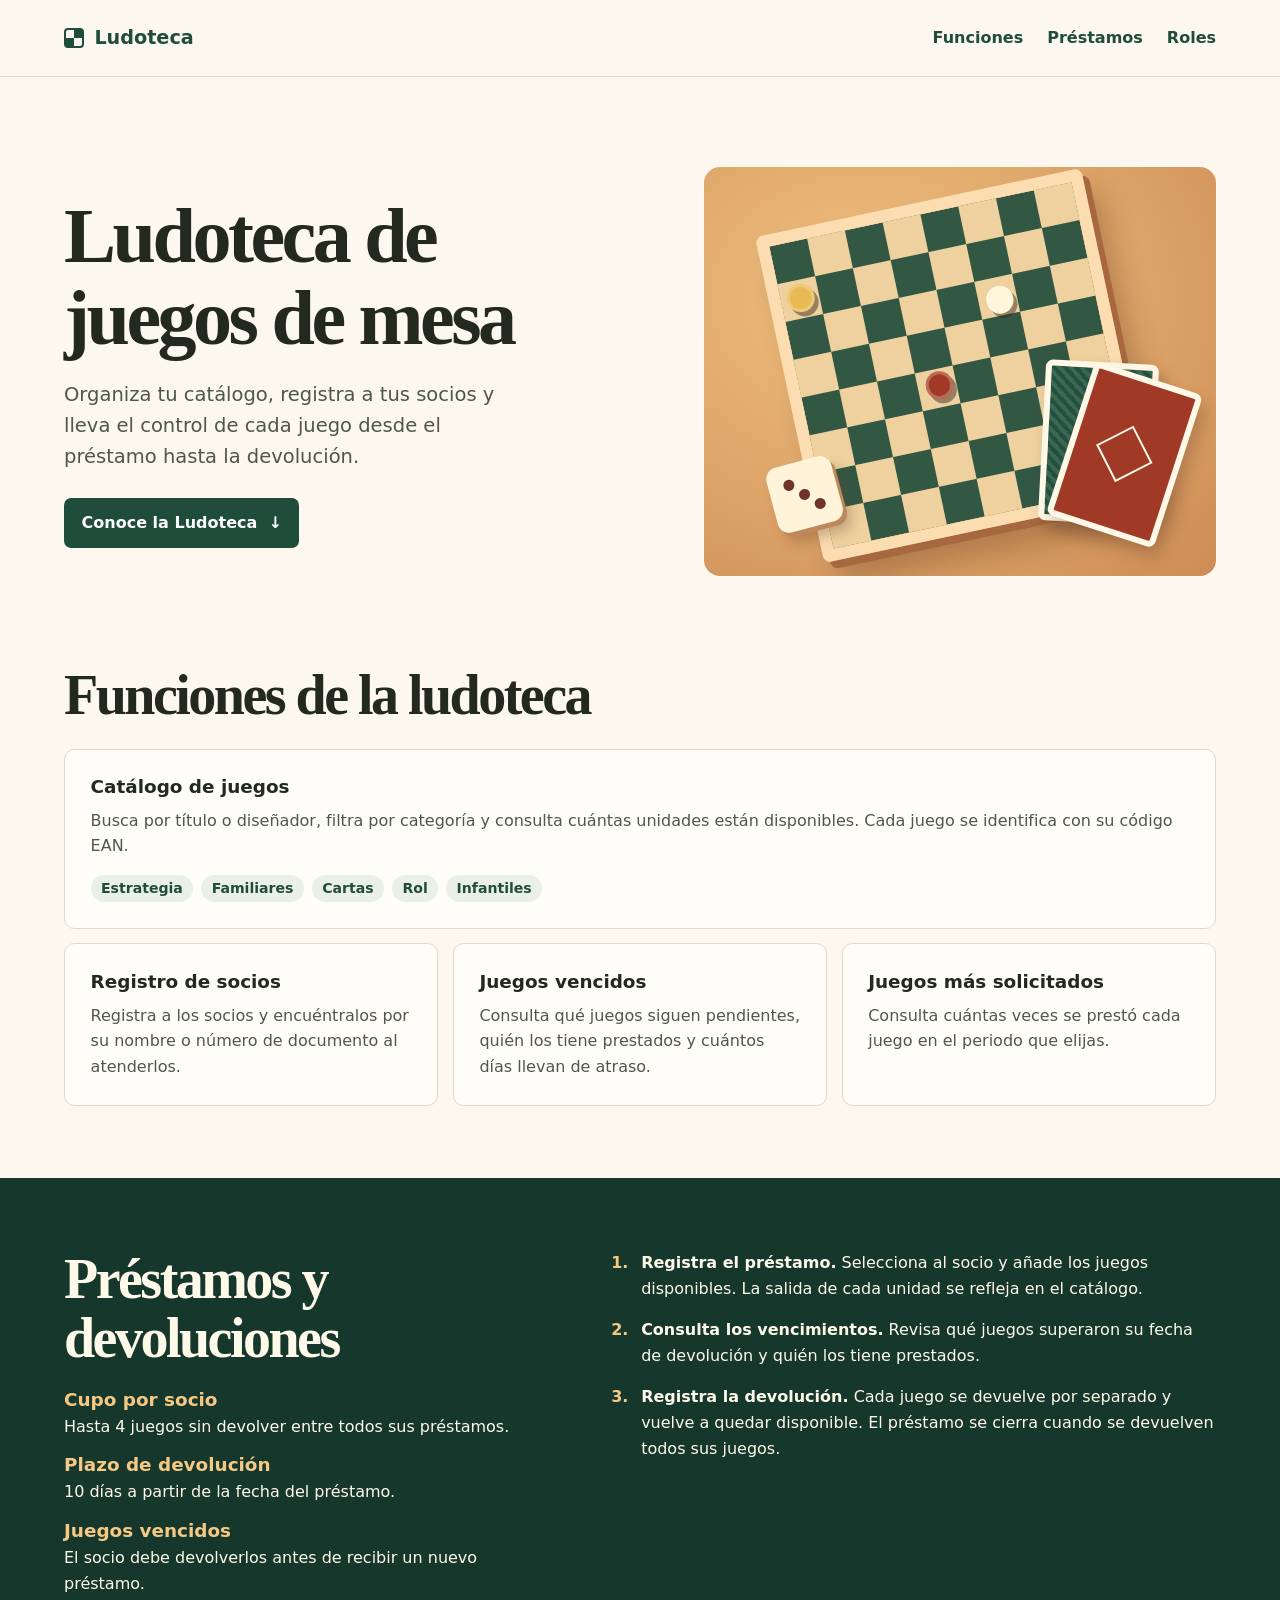
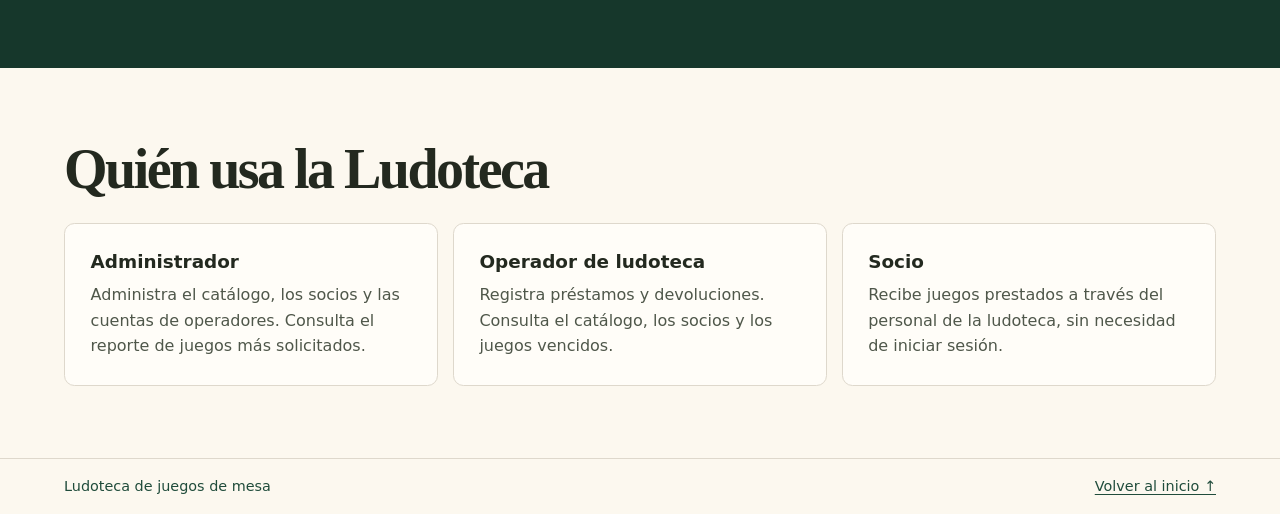
<file: 03-execute/NN-week/plan-mejoramiento/page/index.html>
<!doctype html>
<html lang="es">
<head>
  <meta charset="utf-8">
  <meta name="viewport" content="width=device-width, initial-scale=1">
  <meta name="description" content="Ludoteca de juegos de mesa. Gestiona el catálogo, los socios, los préstamos y las devoluciones.">
  <title>Ludoteca | Juegos de mesa</title>
  <link rel="stylesheet" href="styles.css">
</head>
<body id="top">
  <a class="skip-link" href="#content">Saltar al contenido</a>

  <header class="site-header">
    <div class="container header-layout">
      <a class="brand" href="#top"><span class="brand-mark" aria-hidden="true"></span>Ludoteca</a>
      <nav aria-label="Navegación principal">
        <ul class="navigation">
          <li><a href="#features">Funciones</a></li>
          <li><a href="#loans">Préstamos</a></li>
          <li><a href="#roles">Roles</a></li>
        </ul>
      </nav>
    </div>
  </header>

  <main id="content" tabindex="-1">
    <section class="container hero" aria-labelledby="hero-title">
      <div class="hero-copy">
        <h1 id="hero-title">Ludoteca de<br class="title-break"> juegos de mesa</h1>
        <p>Organiza tu catálogo, registra a tus socios y lleva el control de cada juego desde el préstamo hasta la devolución.</p>
        <a class="button" href="#features">Conoce la Ludoteca <span aria-hidden="true">↓</span></a>
      </div>

      <div class="board-scene" aria-hidden="true">
        <div class="game-board">
          <span class="piece piece-gold"></span>
          <span class="piece piece-red"></span>
          <span class="piece piece-ivory"></span>
        </div>
        <div class="playing-card card-back"></div>
        <div class="playing-card card-front"><span></span></div>
        <div class="die"><span></span></div>
      </div>
    </section>

    <section class="container features" id="features" aria-labelledby="features-title">
      <h2 id="features-title">Funciones de la ludoteca</h2>
      <div class="feature-grid">
        <article class="feature feature-wide">
          <h3>Catálogo de juegos</h3>
          <p>Busca por título o diseñador, filtra por categoría y consulta cuántas unidades están disponibles. Cada juego se identifica con su código EAN.</p>
          <ul class="categories" aria-label="Categorías del catálogo">
            <li>Estrategia</li>
            <li>Familiares</li>
            <li>Cartas</li>
            <li>Rol</li>
            <li>Infantiles</li>
          </ul>
        </article>
        <article class="feature">
          <h3>Registro de socios</h3>
          <p>Registra a los socios y encuéntralos por su nombre o número de documento al atenderlos.</p>
        </article>
        <article class="feature">
          <h3>Juegos vencidos</h3>
          <p>Consulta qué juegos siguen pendientes, quién los tiene prestados y cuántos días llevan de atraso.</p>
        </article>
        <article class="feature">
          <h3>Juegos más solicitados</h3>
          <p>Consulta cuántas veces se prestó cada juego en el periodo que elijas.</p>
        </article>
      </div>
    </section>

    <section class="workflow" id="loans" aria-labelledby="loans-title">
      <div class="container workflow-layout">
        <div>
          <h2 id="loans-title">Préstamos y devoluciones</h2>
          <dl class="loan-rules">
            <div>
              <dt>Cupo por socio</dt>
              <dd>Hasta 4 juegos sin devolver entre todos sus préstamos.</dd>
            </div>
            <div>
              <dt>Plazo de devolución</dt>
              <dd>10 días a partir de la fecha del préstamo.</dd>
            </div>
            <div>
              <dt>Juegos vencidos</dt>
              <dd>El socio debe devolverlos antes de recibir un nuevo préstamo.</dd>
            </div>
          </dl>
        </div>
        <ol class="steps">
          <li><strong>Registra el préstamo.</strong> Selecciona al socio y añade los juegos disponibles. La salida de cada unidad se refleja en el catálogo.</li>
          <li><strong>Consulta los vencimientos.</strong> Revisa qué juegos superaron su fecha de devolución y quién los tiene prestados.</li>
          <li><strong>Registra la devolución.</strong> Cada juego se devuelve por separado y vuelve a quedar disponible. El préstamo se cierra cuando se devuelven todos sus juegos.</li>
        </ol>
      </div>
    </section>

    <section class="container roles" id="roles" aria-labelledby="roles-title">
      <h2 id="roles-title">Quién usa la Ludoteca</h2>
      <dl class="role-grid">
        <div>
          <dt>Administrador</dt>
          <dd>Administra el catálogo, los socios y las cuentas de operadores. Consulta el reporte de juegos más solicitados.</dd>
        </div>
        <div>
          <dt>Operador de ludoteca</dt>
          <dd>Registra préstamos y devoluciones. Consulta el catálogo, los socios y los juegos vencidos.</dd>
        </div>
        <div>
          <dt>Socio</dt>
          <dd>Recibe juegos prestados a través del personal de la ludoteca, sin necesidad de iniciar sesión.</dd>
        </div>
      </dl>
    </section>
  </main>

  <footer class="site-footer">
    <div class="container footer-layout">
      <span>Ludoteca de juegos de mesa</span>
      <a href="#top">Volver al inicio ↑</a>
    </div>
  </footer>
</body>
</html>
</file>
<file: docs/assets/style.css>
:root{
  --ground:#F4F7F4;--surface:#FFFFFF;--sunk:#EDF1ED;--ink:#101815;--ink2:#3D4E46;--ink3:#6B7C73;
  --line:#DCE4DE;--lineS:#C2CEC6;--accent:#2C6E31;--accentS:#E2EFE1;
  --fd:"IBM Plex Sans Condensed","Arial Narrow",system-ui,sans-serif;
  --fb:"IBM Plex Sans",system-ui,-apple-system,sans-serif;
  --fm:"IBM Plex Mono",ui-monospace,Consolas,monospace;
}
@media (prefers-color-scheme:dark){:root:not([data-theme="light"]){
  --ground:#0D1211;--surface:#151C19;--sunk:#101614;--ink:#E7EEE9;--ink2:#B3C2B9;--ink3:#83948B;
  --line:#26312B;--lineS:#35443C;--accent:#6FC05C;--accentS:#1B2B1D;}}
:root[data-theme="dark"]{
  --ground:#0D1211;--surface:#151C19;--sunk:#101614;--ink:#E7EEE9;--ink2:#B3C2B9;--ink3:#83948B;
  --line:#26312B;--lineS:#35443C;--accent:#6FC05C;--accentS:#1B2B1D;}

*{box-sizing:border-box}
body{margin:0;background:var(--ground);color:var(--ink);font-family:var(--fb);font-size:15px;
line-height:1.55;-webkit-font-smoothing:antialiased}
.wrap{max-width:880px;margin:0 auto;padding:44px 24px 80px;display:flex;flex-direction:column;gap:34px}
header{display:flex;flex-direction:column;gap:13px}
.eyebrow{font-family:var(--fm);font-size:11px;letter-spacing:.13em;text-transform:uppercase;color:var(--ink3)}
h1{font-family:var(--fd);font-weight:700;font-size:clamp(32px,5vw,48px);line-height:1.03;
letter-spacing:-.015em;margin:0;text-wrap:balance}
.lede{margin:0;max-width:64ch;color:var(--ink2)}

.resumenbox{display:flex;flex-wrap:wrap;align-items:center;gap:18px 26px;padding:18px 22px;
background:var(--surface);border:1px solid var(--line);border-left:3px solid var(--accent)}
.resumenbox .big{font-family:var(--fd);font-size:46px;font-weight:700;line-height:.95;
color:var(--accent);font-variant-numeric:tabular-nums}
.resumenbox .cap{font-size:14px;color:var(--ink2)}

.lista{list-style:none;margin:0;padding:0;border:1px solid var(--line);background:var(--surface)}
.entrada{display:grid;grid-template-columns:112px 1fr;gap:20px;padding:18px 20px;
border-bottom:1px solid var(--line)}
.entrada:last-child{border-bottom:none}
.fecha{font-family:var(--fm);font-size:12.5px;color:var(--ink3);padding-top:2px;white-space:nowrap}
.cuerpo{display:flex;flex-direction:column;gap:4px}
.titulo{font-family:var(--fd);font-size:19px;font-weight:600;color:var(--ink);text-decoration:none;
line-height:1.2}
.titulo:hover{color:var(--accent);text-decoration:underline}
.resumen{margin:0;font-size:14px;color:var(--ink2);max-width:66ch}
.meta{font-family:var(--fm);font-size:11.5px;color:var(--ink3);margin-top:2px}
.entrada.vacia{grid-template-columns:1fr}

footer{border-top:1px solid var(--line);padding-top:16px}
footer p{margin:0;font-size:13px;color:var(--ink3);max-width:70ch}
code{font-family:var(--fm);font-size:.88em}
a{color:var(--accent)}
@media (max-width:560px){.entrada{grid-template-columns:1fr;gap:6px}}
</file>
<file: 03-execute/NN-week/plan-mejoramiento/page/styles.css>
:root {
  color-scheme: light;
  --paper: #fcf8ef;
  --surface: #fffdf8;
  --ink: #23291f;
  --muted: #4f574a;
  --green: #204c3b;
  --dark-green: #16372b;
  --red: #a13927;
  --line: #ded8cc;
  font-family: system-ui, sans-serif;
  color: var(--ink);
  background: var(--paper);
}

* {
  box-sizing: border-box;
}

body {
  margin: 0;
  line-height: 1.6;
}

a {
  color: inherit;
  text-underline-offset: 0.2em;
}

a:focus-visible {
  outline: 3px solid var(--red);
  outline-offset: 5px;
}

h1,
h2,
h3,
p {
  margin: 0;
}

h1,
h2 {
  font-family: Georgia, serif;
  font-weight: 700;
  line-height: 1.05;
  letter-spacing: -0.045em;
}

h1 {
  font-size: clamp(3rem, 6.1vw, 5.75rem);
}

h2 {
  font-size: clamp(2.1rem, 4.4vw, 3.5rem);
}

h3,
dt {
  font-size: 1.15rem;
  font-weight: 750;
  line-height: 1.3;
}

.container {
  width: min(72rem, calc(100% - 3rem));
  margin-inline: auto;
}

.skip-link {
  position: absolute;
  z-index: 1;
  top: 0.75rem;
  left: 0.75rem;
  padding: 0.5rem 1rem;
  color: white;
  background: var(--dark-green);
  transform: translateY(-160%);
}

.skip-link:focus {
  transform: none;
}

.site-header {
  border-bottom: 1px solid var(--line);
}

.header-layout,
.footer-layout {
  display: flex;
  align-items: center;
  justify-content: space-between;
  gap: 1rem;
  padding-block: 1rem;
}

.brand,
.navigation a {
  color: var(--green);
  text-decoration: none;
  font-weight: 700;
}

.brand {
  display: inline-flex;
  align-items: center;
  gap: 0.65rem;
  font-size: 1.2rem;
}

.brand-mark {
  width: 1.25rem;
  aspect-ratio: 1;
  border: 2px solid var(--green);
  border-radius: 0.25rem;
  background: conic-gradient(var(--green) 0 25%, transparent 25% 50%, var(--green) 50% 75%, transparent 75%);
}

.navigation,
.categories {
  display: flex;
  flex-wrap: wrap;
  gap: 0.5rem 1.5rem;
  margin: 0;
  padding: 0;
  list-style: none;
}

.navigation a {
  display: inline-flex;
  align-items: center;
  justify-content: center;
  min-width: 44px;
  min-height: 44px;
  padding: 0.3rem 0;
}

.navigation a:hover,
.navigation a:focus-visible {
  text-decoration: underline;
}

.hero {
  display: grid;
  grid-template-columns: 1.15fr 1fr;
  align-items: center;
  gap: clamp(1.75rem, 4vw, 4rem);
  padding-block: clamp(2.5rem, 7vw, 6rem);
}

.hero-copy p {
  max-width: 36ch;
  margin-top: 1.25rem;
  color: var(--muted);
  font-size: clamp(1rem, 2vw, 1.22rem);
}

.button {
  display: inline-flex;
  align-items: center;
  gap: 0.7rem;
  margin-top: 1.6rem;
  padding: 0.75rem 1.1rem;
  border-radius: 0.45rem;
  color: white;
  background: var(--green);
  font-weight: 700;
  text-decoration: none;
}

.button:hover {
  background: var(--dark-green);
}

.board-scene {
  position: relative;
  overflow: hidden;
  aspect-ratio: 5 / 4;
  border-radius: 1rem;
  background: radial-gradient(ellipse at 32% 32%, #f0c180, #cd8c55);
}

.game-board {
  position: absolute;
  top: 8%;
  left: 16%;
  width: 65%;
  aspect-ratio: 1;
  border: clamp(5px, 1vw, 12px) solid #fbddb1;
  border-radius: 0.45rem;
  background: conic-gradient(#efd19f 0 25%, #325844 25% 50%, #efd19f 50% 75%, #325844 75%) 0 0 / 25% 25%;
  box-shadow: 6px 8px #a7683f, 13px 24px 28px #61371b55;
  transform: rotate(-12deg);
}

.piece {
  position: absolute;
  width: 9%;
  aspect-ratio: 1;
  border-radius: 50%;
  box-shadow: inset 0 0 0 3px #fff5da45, 3px 5px 0 #38251d79;
}

.piece-gold {
  top: 14%;
  left: 2%;
  background: #e7ba54;
}

.piece-red {
  top: 51%;
  left: 40%;
  background: #a13927;
}

.piece-ivory {
  top: 28%;
  left: 65%;
  background: #fff5da;
}

.playing-card {
  position: absolute;
  width: 22%;
  aspect-ratio: 7 / 10;
  border: clamp(3px, 0.55vw, 6px) solid #fff8e7;
  border-radius: 0.45rem;
  box-shadow: 7px 9px 16px #653f2e50;
}

.card-back {
  right: 12%;
  bottom: 13%;
  background: repeating-linear-gradient(45deg, #24513e 0 4px, #3a6854 4px 8px);
  transform: rotate(3deg);
}

.card-front {
  right: 7%;
  bottom: 10%;
  display: grid;
  place-items: center;
  background: #a13927;
  transform: rotate(18deg);
}

.card-front span {
  width: 42%;
  aspect-ratio: 1;
  border: 2px solid #fff8e7;
  transform: rotate(45deg);
}

.die {
  position: absolute;
  bottom: 12%;
  left: 13%;
  width: 13%;
  aspect-ratio: 1;
  border-radius: 18%;
  background: #fff4d9;
  box-shadow: 3px 5px #bd895b, 6px 12px 13px #653f2e50;
  transform: rotate(-15deg);
}

.die span {
  position: absolute;
  inset: 42%;
  border-radius: 50%;
  background: #6f3528;
  box-shadow: -0.8em -0.8em #6f3528, 0.8em 0.8em #6f3528;
  font-size: clamp(0.5rem, 1.4vw, 1rem);
}

.features,
.roles {
  padding-block: 0 4.5rem;
}

.feature-grid,
.role-grid {
  display: grid;
  grid-template-columns: repeat(3, 1fr);
  gap: 0.9rem;
  margin: 1.5rem 0 0;
}

.feature,
.role-grid > div {
  padding: clamp(1rem, 3vw, 1.6rem);
  border: 1px solid var(--line);
  border-radius: 0.65rem;
  background: var(--surface);
}

.feature-wide {
  grid-column: span 3;
}

.feature p,
.role-grid dd {
  margin: 0.55rem 0 0;
  color: var(--muted);
}

.categories {
  gap: 0.5rem;
  margin-top: 1rem;
}

.categories li {
  padding: 0.15rem 0.65rem;
  border-radius: 1rem;
  color: var(--green);
  background: #eaf0e5;
  font-size: 0.88rem;
  font-weight: 650;
}

.workflow {
  padding-block: clamp(2.5rem, 6vw, 4.5rem);
  color: #fff9ea;
  background: var(--dark-green);
}

.workflow-layout {
  display: grid;
  grid-template-columns: 1fr 1.25fr;
  gap: clamp(1.5rem, 5vw, 5rem);
}

.loan-rules {
  display: grid;
  gap: 0.85rem;
  margin: 1.25rem 0 0;
}

.loan-rules dt {
  color: #f5c984;
}

.loan-rules dd {
  margin: 0.15rem 0 0;
}

.steps {
  margin: 0;
  padding-left: 1.4rem;
}

.steps li {
  padding-left: 0.45rem;
}

.steps li + li {
  margin-top: 1rem;
}

.steps li::marker {
  color: #f5c984;
  font-weight: 750;
}

.roles {
  padding-top: clamp(2.5rem, 6vw, 4.5rem);
}

.site-footer {
  border-top: 1px solid var(--line);
  color: var(--green);
  font-size: 0.9rem;
}

@media (max-width: 48rem) {
  .hero,
  .workflow-layout {
    grid-template-columns: 1fr;
  }

  .title-break {
    display: none;
  }

  .board-scene {
    width: min(100%, 32rem);
  }

  .feature-grid,
  .role-grid {
    grid-template-columns: 1fr;
  }

  .feature-wide {
    grid-column: auto;
  }
}

@media (max-width: 31rem) {
  .container {
    width: calc(100% - 2rem);
  }

  .header-layout,
  .footer-layout {
    align-items: flex-start;
    flex-direction: column;
    gap: 0.4rem;
  }

  .navigation {
    column-gap: 1rem;
    font-size: 0.93rem;
  }

  .features,
  .roles {
    padding-bottom: 2.75rem;
  }
}
</file>
